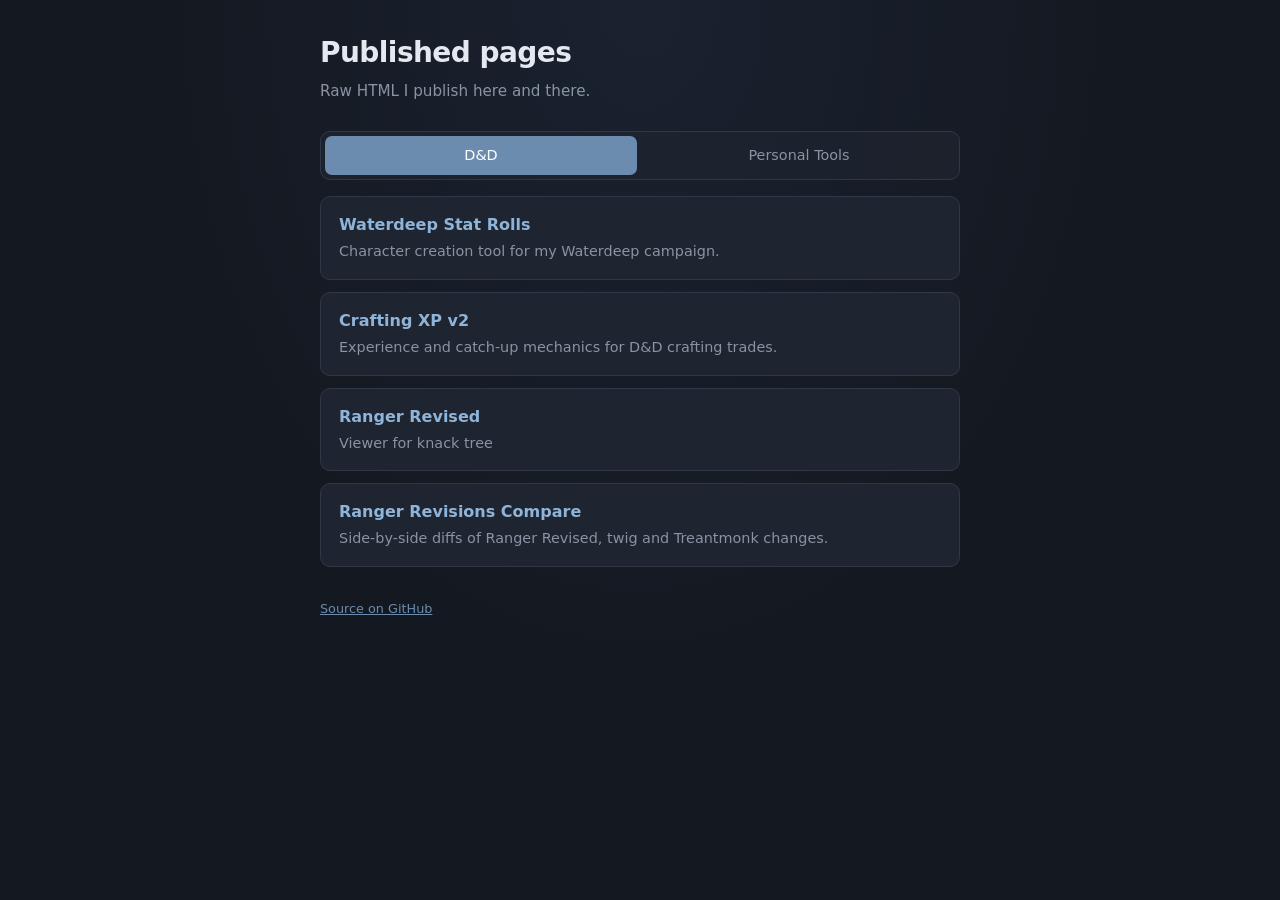
<file: index.html>
<!DOCTYPE html>
<html lang="en">
<head>
<meta charset="UTF-8">
<meta name="viewport" content="width=device-width, initial-scale=1">
<title>zhangi-html</title>
<style>
  :root {
    --bg: #141820;
    --panel: #1e2430;
    --accent: #6b8cae;
    --accent-bright: #8fb4d9;
    --text: #e4e8ef;
    --dim: #8a93a3;
    --border: #2f3848;
  }
  * { box-sizing: border-box; }
  body {
    margin: 0;
    min-height: 100vh;
    background: radial-gradient(ellipse at top, #1a2230 0%, var(--bg) 55%);
    color: var(--text);
    font-family: system-ui, -apple-system, "Segoe UI", sans-serif;
    line-height: 1.5;
    padding: 32px 20px 48px;
  }
  main {
    max-width: 640px;
    margin: 0 auto;
  }
  h1 {
    margin: 0 0 6px;
    font-size: 1.75rem;
    font-weight: 650;
    letter-spacing: -0.02em;
  }
  .intro {
    margin: 0 0 28px;
    color: var(--dim);
    font-size: 0.95rem;
  }
  .purpose-tabs {
    display: flex;
    gap: 6px;
    margin: 0 0 16px;
    padding: 4px;
    background: rgba(30, 36, 48, 0.7);
    border: 1px solid var(--border);
    border-radius: 10px;
  }
  .purpose-tab {
    flex: 1;
    padding: 9px 12px;
    border: 0;
    border-radius: 7px;
    background: transparent;
    color: var(--dim);
    font: inherit;
    font-size: 0.9rem;
    cursor: pointer;
  }
  .purpose-tab:hover,
  .purpose-tab.active {
    background: var(--accent);
    color: #fff;
  }
  ul {
    list-style: none;
    margin: 0;
    padding: 0;
    display: grid;
    gap: 12px;
  }
  li a {
    display: block;
    padding: 16px 18px;
    background: var(--panel);
    border: 1px solid var(--border);
    border-radius: 10px;
    color: inherit;
    text-decoration: none;
    transition: border-color 0.15s, transform 0.15s;
  }
  li a:hover {
    border-color: var(--accent);
    transform: translateY(-1px);
  }
  .page-title {
    display: block;
    font-weight: 600;
    color: var(--accent-bright);
    margin-bottom: 4px;
  }
  .page-desc {
    display: block;
    font-size: 0.9rem;
    color: var(--dim);
  }
  footer {
    margin-top: 32px;
    font-size: 0.8rem;
    color: var(--dim);
  }
  footer a {
    color: var(--accent);
  }
</style>
</head>
<body>
<main>
  <h1>Published pages</h1>
  <p class="intro">Raw HTML I publish here and there.</p>
  <nav class="purpose-tabs" aria-label="Tools by purpose">
    <button class="purpose-tab active" type="button" data-purpose="dnd" aria-pressed="true">D&amp;D</button>
    <button class="purpose-tab" type="button" data-purpose="personal" aria-pressed="false">Personal Tools</button>
  </nav>
  <ul id="pages"></ul>
  <footer>
    <a href="https://github.com/zhangi-html/zhangi-html.github.io">Source on GitHub</a>
  </footer>
</main>
<script>
  const pages = [
    {
      href: 'dnd-stat-roller.html',
      title: 'Waterdeep Stat Rolls',
      description: 'Character creation tool for my Waterdeep campaign.',
      purpose: 'dnd'
    },
    {
      href: 'crafting-v2.html',
      title: 'Crafting XP v2',
      description: 'Experience and catch-up mechanics for D&D crafting trades.',
      purpose: 'dnd'
    },
    {
      href: 'ranger-revised/knack-tree.html',
      title: 'Ranger Revised',
      description: 'Viewer for knack tree',
      purpose: 'dnd'
    },
    {
      href: 'ranger-revised/compare.html',
      title: 'Ranger Revisions Compare',
      description: 'Side-by-side diffs of Ranger Revised, twig and Treantmonk changes.',
      purpose: 'dnd'
    },
    {
      href: 'floorplan/index.html',
      title: 'Interior Planning Tool',
      description: 'Build a measured room layout, place furniture, and model clearances.',
      purpose: 'personal'
    }
  ];

  const list = document.getElementById('pages');
  const renderPages = purpose => {
    list.replaceChildren();
    for (const page of pages.filter(item => item.purpose === purpose)) {
      const li = document.createElement('li');
      const a = document.createElement('a');
      const title = document.createElement('span');
      const description = document.createElement('span');
      a.href = page.href;
      title.className = 'page-title';
      title.textContent = page.title;
      description.className = 'page-desc';
      description.textContent = page.description;
      a.append(title, description);
      li.appendChild(a);
      list.appendChild(li);
    }
  };

  document.querySelectorAll('.purpose-tab').forEach(tab => {
    tab.addEventListener('click', () => {
      document.querySelectorAll('.purpose-tab').forEach(item => {
        const active = item === tab;
        item.classList.toggle('active', active);
        item.setAttribute('aria-pressed', active ? 'true' : 'false');
      });
      renderPages(tab.dataset.purpose);
    });
  });

  renderPages('dnd');
</script>
</body>
</html>
</file>
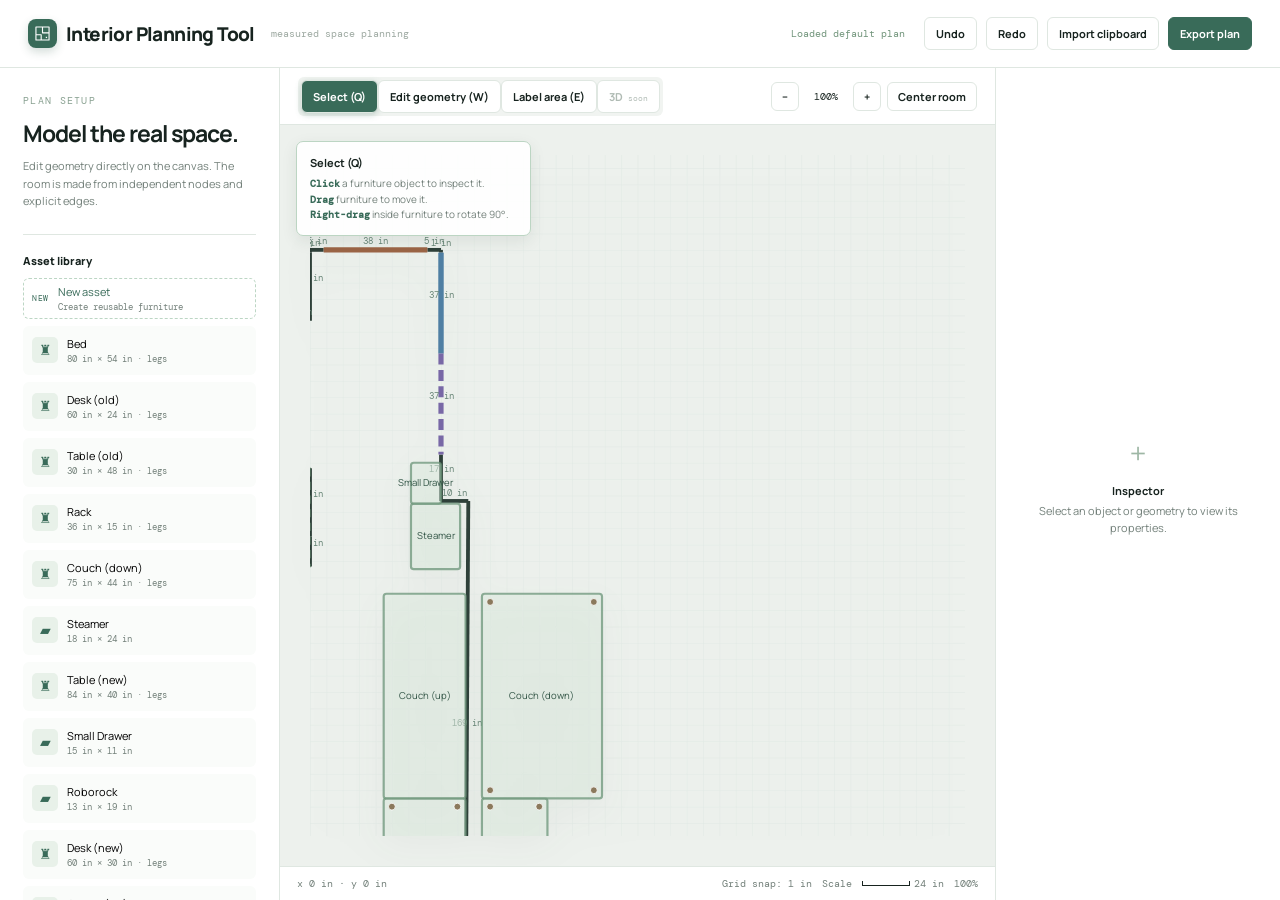
<file: floorplan/index.html>
<!doctype html><html lang="en"><head><meta charset="UTF-8"><meta name="viewport" content="width=device-width,initial-scale=1"><title>Interior Planning Tool</title><link rel="stylesheet" href="styles.css"></head><body>
<header class="topbar"><div class="brand"><span class="mark" aria-hidden="true"><svg viewBox="0 0 32 32" role="presentation"><path d="M6 6h20v20H6zM16 6v9h10M6 18h8v8"/><path d="M21 21h2v2h-2z"/></svg></span><span>Interior Planning Tool</span><small>measured space planning</small></div><div class="top-actions"><span id="saveState">● Local draft</span><button id="undoBtn">Undo</button><button id="redoBtn">Redo</button><button id="importClipboardBtn" type="button">Import clipboard</button><button id="exportBtn" class="primary">Export plan</button></div></header>
<main class="shell"><aside class="left-panel"><div class="eyebrow">Plan setup</div><h1>Model the real space.</h1><p class="lede">Edit geometry directly on the canvas. The room is made from independent nodes and explicit edges.</p><div class="section-title">Geometry mode</div><div class="gesture-card"><div class="gesture"><b>Double-click</b><span>Blank space → add node</span></div><div class="gesture"><b>Left-drag</b><span>Node → move it</span></div><div class="gesture"><b>Right-drag</b><span>Node → draw an edge</span></div></div><label class="check"><input id="orthogonal" type="checkbox" checked> Prefer horizontal / vertical edges</label><label class="check"><input id="gridSnap" type="checkbox" checked> Snap to 1 in</label><div class="hint" id="drawStatus">Enter Edit geometry mode to edit the room directly.</div><div class="section-title with-action"><span>Objects</span><button id="newAsset">+ New asset</button></div><div class="tabs"><button class="tab active" data-tab="assets">Asset library</button><button class="tab" data-tab="builtins">Built-ins</button></div><div id="library"></div><div class="asset-note">Coordinates are inches from the canvas origin. Nodes always land on integer coordinates when snapping is on.</div></aside>
<section class="stage-area"><div class="toolbar"><div class="mode-buttons"><button class="mode active" data-mode="select">Select</button><button class="mode" data-mode="geometry">Edit geometry</button><button class="mode" data-mode="measure">Measure</button><button class="mode disabled" disabled title="3D view is not implemented in this prototype">3D <small>soon</small></button></div><div class="view-actions"><button id="zoomOut">−</button><span id="zoomValue">100%</span><button id="zoomIn">+</button><button id="fitView">Center room</button></div></div><div id="stage" class="stage"><svg id="plan" viewBox="0 0 240 180" preserveAspectRatio="xMidYMid meet"><defs><pattern id="grid" width="6" height="6" patternUnits="userSpaceOnUse"><path d="M 6 0 L 0 0 0 6" fill="none" stroke="#dce6df" stroke-width=".28"/></pattern><filter id="shadow"><feDropShadow dx="0" dy="3" stdDeviation="3" flood-opacity=".12"/></filter></defs><rect id="stageGrid" x="-100000" y="-100000" width="200000" height="200000" fill="url(#grid)"/><g id="roomLayer"></g><g id="measureLayer"></g><g id="objectLayer"></g><g id="clearanceLayer"></g><g id="uiLayer"></g></svg><div id="emptyOverlay" class="empty-overlay">Enter Edit geometry, then double-click to add a node</div></div><div class="statusbar"><span id="cursorReadout">x 0 in · y 0 in</span><span class="scale-wrap"><span id="snapReadout">Grid snap: 1 in</span><span>Scale</span><span id="scaleBar" class="scale-bar"><i></i><b>24 in</b></span><span id="zoomLabel">100%</span></span></div></section>
<aside id="inspector" class="right-panel"><div class="placeholder"><span class="placeholder-icon">＋</span><strong>Select geometry</strong><span>Edit coordinates, dimensions, and collision behavior here.</span></div></aside></main>
<dialog id="assetDialog"><form method="dialog"><div class="dialog-head"><div><div class="eyebrow">Asset library</div><h2>Create an asset</h2></div><button value="cancel" class="close">×</button></div><label>Name<input id="assetName" value="Custom furniture"></label><div class="form-row"><label>Width (in)<input id="assetW" type="number" value="36"></label><label>Depth (in)<input id="assetD" type="number" value="36"></label></div><label class="check"><input id="assetLegs" type="checkbox" checked> Has visible legs / supports</label><menu><button value="cancel">Cancel</button><button id="saveAsset" value="default" class="primary">Create asset</button></menu></form></dialog><script src="bootstrap.js"></script><script src="app.js"></script><link rel="stylesheet" href="enhancements.css"><script src="enhancements.js"></script><link rel="stylesheet" href="layout.css"><script src="layout.js"></script><script src="stable.js"></script><link rel="stylesheet" href="clearance.css"><script src="clearance.js"></script><script src="persistence.js"></script></body></html>
</file>
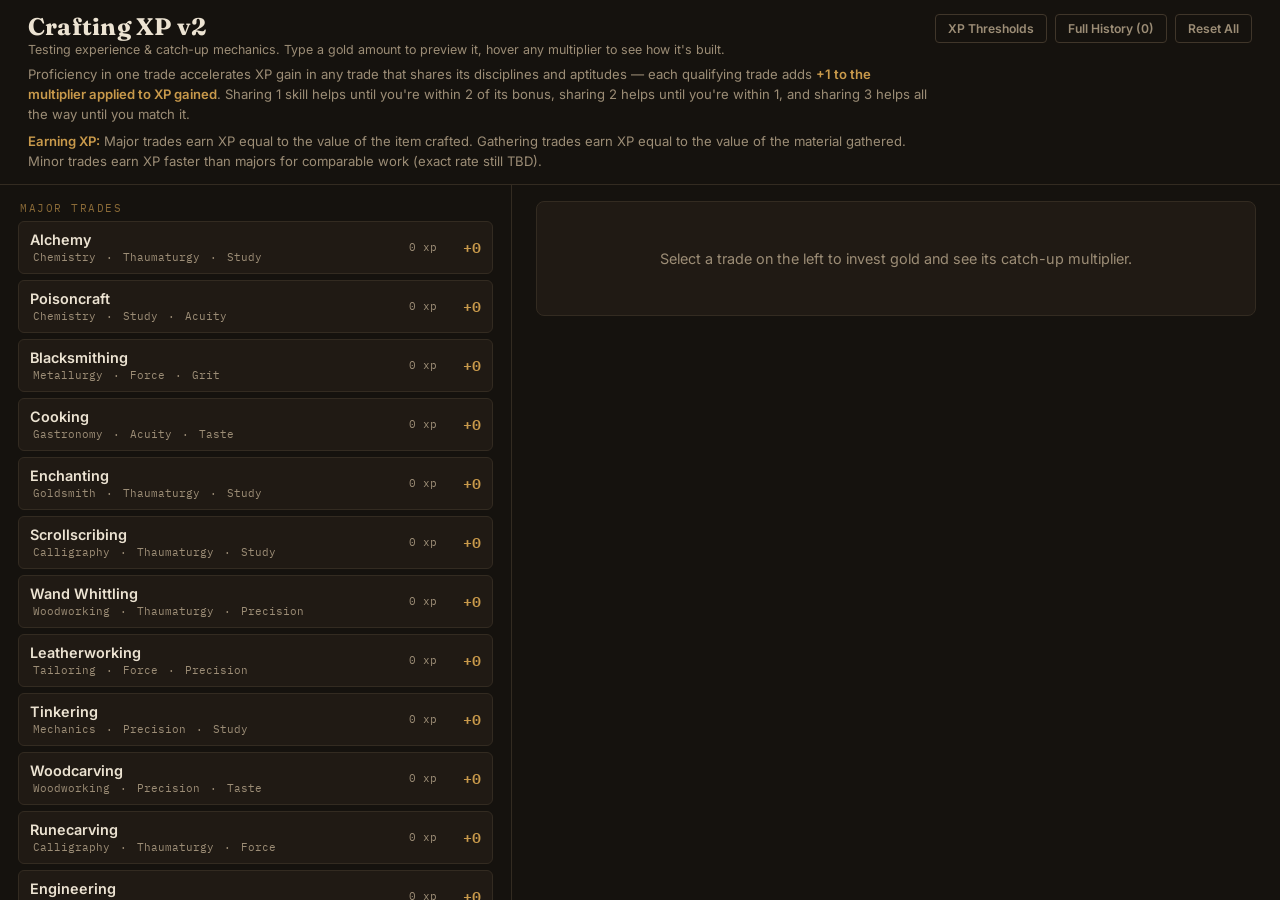
<file: crafting-v2.html>
<!DOCTYPE html>
<html lang="en">
<head>
<meta charset="UTF-8">
<meta name="viewport" content="width=device-width, initial-scale=1.0">
<title>Crafting XP v2</title>
<link rel="preconnect" href="https://fonts.googleapis.com">
<link href="https://fonts.googleapis.com/css2?family=Fraunces:opsz,wght@9..144,400;9..144,600;9..144,700&family=IBM+Plex+Mono:wght@400;500;600&family=Inter:wght@400;500;600&display=swap" rel="stylesheet">
<style>
  :root{
    --bg: #15120e;
    --panel: #201a14;
    --panel2: #29221a;
    --line: #40362a;
    --line-soft: #332b21;
    --ink: #ece3d2;
    --dim: #9c8d76;
    --brass: #c99a4b;
    --brass-dim: #8a6a37;
    --verdigris: #74a394;
    --mono: 'IBM Plex Mono', monospace;
    --display: 'Fraunces', serif;
    --body: 'Inter', sans-serif;
  }
  *{box-sizing:border-box;}
  html, body{ height:100%; margin:0; }
  body{
    display:flex; flex-direction:column; background:var(--bg); color:var(--ink);
    font-family:var(--body); -webkit-font-smoothing:antialiased; overflow:hidden;
  }

  /* ---- top bar ---- */
  header.top-bar{
    flex:0 0 auto; padding:14px 28px 12px; border-bottom:1px solid var(--line-soft); background:var(--bg); z-index:50;
  }
  .top-bar-row{ display:flex; justify-content:space-between; align-items:flex-start; gap:16px; flex-wrap:wrap; }
  h1{ font-family:var(--display); font-weight:700; font-size:1.5rem; letter-spacing:0.01em; margin:0; line-height:1.1; }
  .tagline{ color:var(--dim); font-size:0.78rem; margin:2px 0 0; }
  .top-bar-actions{ display:flex; gap:8px; flex-wrap:wrap; }
  .top-bar-actions button{ font-size:0.76rem; padding:6px 12px; white-space:nowrap; }
  .info-text{
    font-family:var(--body); font-size:0.82rem; color:var(--dim); line-height:1.5;
    max-width:900px; margin:8px 0 0;
  }
  .info-text b{ color:var(--brass); font-weight:600; }

  /* ---- main split ---- */
  main.layout{ flex:1 1 auto; display:grid; grid-template-columns: 2fr 3fr; overflow:hidden; min-height:0; }
  .branch-col{ overflow-y:auto; padding:16px 18px 60px; border-right:1px solid var(--line-soft); min-height:0; }
  .detail-col{ overflow-y:auto; padding:16px 24px 60px; min-height:0; }

  .cat-label{
    font-family:var(--mono); font-size:0.68rem; letter-spacing:0.14em; text-transform:uppercase;
    color:var(--brass-dim); margin: 16px 0 6px; padding-left:2px;
  }
  .cat-label:first-child{ margin-top:0; }

  .branch-row{
    display:grid; grid-template-columns: 1fr auto auto; gap:10px; align-items:center;
    background:var(--panel); border:1px solid var(--line-soft); border-radius:6px;
    padding:9px 11px; margin-bottom:6px; cursor:pointer; transition:border-color .12s, background .12s;
  }
  .branch-row:hover{ border-color:var(--brass-dim); }
  .branch-row.selected{ border-color:var(--brass); background:var(--panel2); }
  .branch-row.dimmed{ opacity:0.32; }
  .branch-row.dimmed:hover{ opacity:0.55; }
  .branch-name{ font-weight:600; font-size:0.9rem; }
  .branch-comps{ font-family:var(--mono); font-size:0.68rem; color:var(--dim); margin-top:2px; }
  .comp-tag{ cursor:pointer; padding:1px 3px; border-radius:3px; transition:background .12s, color .12s; }
  .comp-tag:hover{ background:var(--brass-dim); color:var(--bg); }
  .comp-tag.pinned{ background:var(--brass); color:#1a1509; font-weight:600; }
  .comp-sep{ color:var(--dim); }
  .branch-level{ font-family:var(--mono); font-weight:600; font-size:0.95rem; color:var(--brass); text-align:right; min-width:34px; }
  .branch-xp{ font-family:var(--mono); font-size:0.66rem; color:var(--dim); text-align:right; min-width:74px; }

  .panel{ background:var(--panel); border:1px solid var(--line-soft); border-radius:8px; padding:18px 20px; }
  .panel h2{ font-family:var(--display); font-size:1.25rem; margin:0 0 2px; font-weight:600; }
  .panel .sub{ color:var(--dim); font-size:0.78rem; font-family:var(--mono); margin-bottom:14px; }
  .empty-state{ color:var(--dim); font-size:0.9rem; padding:30px 0; text-align:center; }

  .stat-row{ display:flex; justify-content:space-between; align-items:baseline; margin-bottom:6px; }
  .stat-row .k{ color:var(--dim); font-size:0.8rem; }
  .stat-row .v{ font-family:var(--mono); font-size:0.9rem; color:var(--ink); }
  .stat-row .v.brass{ color:var(--brass); font-weight:600; }

  .bar-track{ height:6px; background:var(--line-soft); border-radius:3px; overflow:hidden; margin:8px 0 12px; }
  .bar-fill{ height:100%; background:var(--brass); border-radius:3px; transition:width .2s; }

  .ledger-title{
    font-family:var(--mono); font-size:0.7rem; letter-spacing:0.1em; text-transform:uppercase;
    color:var(--brass-dim); margin:16px 0 8px; border-top:1px solid var(--line-soft); padding-top:12px;
  }
  .invest-form{ display:flex; gap:8px; margin-top:6px; }
  .invest-form input{
    flex:1; background:var(--bg); border:1px solid var(--line); border-radius:4px;
    color:var(--ink); font-family:var(--mono); font-size:0.9rem; padding:8px 10px;
  }
  .invest-form input:focus{ outline:none; border-color:var(--brass); }
  button{
    font-family:var(--body); font-weight:600; font-size:0.85rem; border:none; border-radius:4px;
    padding:8px 16px; cursor:pointer; transition:opacity .12s;
  }
  button:hover{ opacity:0.85; }
  .btn-brass{ background:var(--brass); color:#1a1509; }
  .btn-ghost{ background:transparent; color:var(--dim); border:1px solid var(--line); }
  .row-buttons{ display:flex; gap:8px; margin-top:8px; }

  .log{ max-height:360px; overflow-y:auto; margin-top:8px; }

  /* steps table */
  .steps-table{ width:100%; border-collapse:collapse; font-family:var(--mono); font-size:0.76rem; table-layout:fixed; }
  .steps-table th{
    text-align:left; color:var(--brass-dim); font-size:0.63rem; text-transform:uppercase;
    letter-spacing:0.08em; padding:4px 8px; border-bottom:1px solid var(--line); position:sticky; top:0; background:var(--panel2);
  }
  .steps-table th:first-child, .steps-table td:first-child{ padding-left:2px; }
  .steps-table td{ padding:6px 8px; border-bottom:1px solid var(--line-soft); vertical-align:top; }
  .steps-table td.gold{ color:var(--brass); white-space:nowrap; }
  .steps-table tr.preview-row{ background: rgba(201,154,75,0.08); border-left:2px solid var(--brass-dim); }
  .steps-table tr.preview-row td{ font-style:italic; }
  .steps-table .frac{ color:var(--dim); font-size:0.68rem; font-style:normal; }
  .steps-table .branch-col{ color:var(--ink); font-weight:600; }
  .log-empty-row td{ color:var(--dim); font-size:0.8rem; font-style:italic; padding:14px 8px; text-align:center; }

  /* multiplier hover trigger */
  .mult-wrap{ position:relative; display:inline-block; cursor:help; border-bottom:1px dotted var(--brass-dim); }
  .mult-badge{ color:var(--verdigris); font-weight:600; }

  #globalTooltip{
    display:none; position:fixed; z-index:3000; width:320px;
    background:var(--panel2); border:1px solid var(--line); border-radius:6px; padding:12px 14px;
    box-shadow:0 10px 28px rgba(0,0,0,0.6); font-family:var(--mono);
  }
  .tt-header{ font-family:var(--display); font-size:0.95rem; color:var(--brass); margin-bottom:6px; font-weight:600; }
  .tt-sister{ padding:5px 0; border-bottom:1px dashed var(--line-soft); }
  .tt-sister:last-of-type{ border-bottom:none; }
  .tt-sister.inactive{ opacity:0.55; }
  .tt-sister-line{ display:grid; grid-template-columns: 1fr 42px 26px; column-gap:10px; align-items:baseline; font-size:0.78rem; }
  .tt-cap{ text-align:right; color:var(--dim); }
  .tt-val{ text-align:right; color:var(--brass); font-weight:600; }
  .tt-sister.inactive .tt-val{ color:var(--dim); font-weight:400; }
  .tt-shared{ padding-left:10px; font-size:0.7rem; color:var(--dim); margin-top:2px; }
  .tt-total{ margin-top:6px; padding-top:8px; border-top:1px solid var(--line-soft); font-size:0.82rem; color:var(--brass); font-weight:600; }

  /* ---- modals ---- */
  .modal-overlay{
    display:none; position:fixed; inset:0; background:rgba(0,0,0,0.6); z-index:4000;
    align-items:center; justify-content:center; padding:24px;
  }
  .modal-overlay.open{ display:flex; }
  .modal-box{
    background:var(--panel2); border:1px solid var(--line); border-radius:8px; padding:22px 26px;
    max-width:560px; width:100%; max-height:82vh; overflow-y:auto; position:relative;
  }
  .modal-box.wide{ max-width:800px; }
  .modal-box h2{ font-family:var(--display); font-size:1.15rem; margin:0 0 14px; }
  .modal-close{
    position:absolute; top:14px; right:14px; background:transparent; border:none; color:var(--dim);
    font-size:1.2rem; padding:2px 8px; line-height:1;
  }
  .modal-close:hover{ color:var(--ink); }
  .modal-desc{ color:var(--dim); font-size:0.8rem; margin:0 0 14px; }
  .ref-table-2col{ width:100%; border-collapse:collapse; font-family:var(--mono); font-size:0.82rem; }
  .ref-table-2col th{
    text-align:left; color:var(--brass-dim); font-size:0.66rem; text-transform:uppercase;
    letter-spacing:0.08em; padding:4px 8px; border-bottom:1px solid var(--line);
  }
  .ref-table-2col th:last-child{ text-align:right; }
  .ref-table-2col td{ padding:5px 8px; border-bottom:1px solid var(--line-soft); }
  .ref-table-2col td:first-child{ color:var(--dim); }
  .ref-table-2col td:last-child{ color:var(--ink); text-align:right; }
  .global-list{ background:var(--panel); border:1px solid var(--line-soft); border-radius:6px; padding:2px 14px; }
</style>
</head>
<body>

<header class="top-bar">
  <div class="top-bar-row">
    <div>
      <h1>Crafting XP v2</h1>
      <p class="tagline">Testing experience &amp; catch-up mechanics. Type a gold amount to preview it, hover any multiplier to see how it's built.</p>
    </div>
    <div class="top-bar-actions">
      <button class="btn-ghost" id="openThresholds">XP Thresholds</button>
      <button class="btn-ghost" id="openHistory">Full History (<span id="globalCountBtn">0</span>)</button>
      <button class="btn-ghost" id="resetAll">Reset All</button>
    </div>
  </div>
  <p class="info-text">
    Proficiency in one trade accelerates XP gain in any trade that shares its disciplines and aptitudes — each qualifying trade adds <b>+1 to the multiplier applied to XP gained</b>. Sharing 1 skill helps until you're within 2 of its bonus, sharing 2 helps until you're within 1, and sharing 3 helps all the way until you match it.
  </p>
  <p class="info-text">
    <b>Earning XP:</b> Major trades earn XP equal to the value of the item crafted. Gathering trades earn XP equal to the value of the material gathered. Minor trades earn XP faster than majors for comparable work (exact rate still TBD).
  </p>
</header>

<main class="layout">
  <section class="branch-col">
    <div id="branchList"></div>
  </section>
  <section class="detail-col">
    <div class="panel" id="detailPanel">
      <div class="empty-state">Select a trade on the left to invest gold and see its catch-up multiplier.</div>
    </div>
  </section>
</main>

<div class="modal-overlay" id="thresholdModal">
  <div class="modal-box">
    <button class="modal-close" id="closeThresholds">&times;</button>
    <h2>XP Thresholds</h2>
    <p class="modal-desc">Cumulative XP needed to reach each bonus.</p>
    <table class="ref-table-2col">
      <thead><tr><th>Bonus</th><th>XP</th></tr></thead>
      <tbody id="refGrid"></tbody>
    </table>
  </div>
</div>

<div class="modal-overlay" id="historyModal">
  <div class="modal-box wide">
    <button class="modal-close" id="closeHistory">&times;</button>
    <h2>Full investment history — all trades</h2>
    <div class="global-list" id="globalHistList"></div>
  </div>
</div>

<div id="globalTooltip"></div>

<script>
const BRANCHES = [
  {key:'alchemy', name:'Alchemy', cat:'Major', comps:['Chemistry','Thaumaturgy','Study']},
  {key:'poisoncraft', name:'Poisoncraft', cat:'Major', comps:['Chemistry','Study','Acuity']},
  {key:'blacksmithing', name:'Blacksmithing', cat:'Major', comps:['Metallurgy','Force','Grit']},
  {key:'cooking', name:'Cooking', cat:'Major', comps:['Gastronomy','Acuity','Taste']},
  {key:'enchanting', name:'Enchanting', cat:'Major', comps:['Goldsmith','Thaumaturgy','Study']},
  {key:'scrollscribing', name:'Scrollscribing', cat:'Major', comps:['Calligraphy','Thaumaturgy','Study']},
  {key:'wandwhittling', name:'Wand Whittling', cat:'Major', comps:['Woodworking','Thaumaturgy','Precision']},
  {key:'leatherworking', name:'Leatherworking', cat:'Major', comps:['Tailoring','Force','Precision']},
  {key:'tinkering', name:'Tinkering', cat:'Major', comps:['Mechanics','Precision','Study']},
  {key:'woodcarving', name:'Woodcarving', cat:'Major', comps:['Woodworking','Precision','Taste']},
  {key:'runecarving', name:'Runecarving', cat:'Major', comps:['Calligraphy','Thaumaturgy','Force']},
  {key:'engineeringbranch', name:'Engineering', cat:'Major', comps:['Engineering','Force','Study']},
  {key:'weaving', name:'Weaving', cat:'Minor', comps:['Tailoring','Grit','Taste']},
  {key:'cobbling', name:'Cobbling', cat:'Minor', comps:['Tailoring','Force','Precision']},
  {key:'masonry', name:'Masonry', cat:'Minor', comps:['Engineering','Force','Grit']},
  {key:'glassblowing', name:'Glassblowing', cat:'Minor', comps:['Chemistry','Force','Grit']},
  {key:'painting', name:'Painting', cat:'Minor', comps:['Calligraphy','Acuity','Taste']},
  {key:'brewing', name:'Brewing', cat:'Minor', comps:['Gastronomy','Chemistry','Taste']},
  {key:'jewelcrafting', name:'Jewelcrafting', cat:'Minor', comps:['Goldsmith','Precision','Taste']},
  {key:'carpentry', name:'Carpentry', cat:'Minor', comps:['Woodworking','Engineering','Force']},
  {key:'foraging', name:'Foraging', cat:'Gathering', comps:['Chemistry','Grit','Study']},
  {key:'processing', name:'Processing', cat:'Gathering', comps:['Tailoring','Force','Acuity']},
  {key:'mining', name:'Mining', cat:'Gathering', comps:['Metallurgy','Force','Grit']},
  {key:'salvaging', name:'Salvaging', cat:'Gathering', comps:['Mechanics','Study','Acuity']},
  {key:'woodcutting', name:'Woodcutting', cat:'Gathering', comps:['Woodworking','Force','Grit']},
];
const CATS = ['Major','Minor','Gathering'];
const byKey = Object.fromEntries(BRANCHES.map(b=>[b.key,b]));

let xp = Object.fromEntries(BRANCHES.map(b=>[b.key,0]));
let selected = null;
let history = [];
let stepCounter = 0;
let tooltipData = {};
let tooltipIdCounter = 0;
let pinnedComp = null;

function xpReq(level){ return level<=0 ? 0 : 10*Math.pow(2, level-1); }
function levelFromXp(x){ let l=0; while(xpReq(l+1)<=x) l++; return l; }
function overlapComps(a,b){ return a.comps.filter(c=>b.comps.includes(c)); }

function computeMultiplierBreakdown(key, xpState){
  xpState = xpState || xp;
  const b = byKey[key];
  const curLevel = levelFromXp(xpState[key]);
  const rows = [];
  let total = 1;
  BRANCHES.forEach(s=>{
    if(s.key===key || xpState[s.key]<=0) return;
    const shared = overlapComps(b,s);
    if(shared.length===0) return;
    const sLevel = levelFromXp(xpState[s.key]);
    const diff = Math.max(0, sLevel - curLevel);
    const threshold = 3 - shared.length;
    const qualifies = diff > threshold;
    const contrib = qualifies ? 1 : 0;
    rows.push({key:s.key, name:s.name, shared, sLevel, diff, threshold, contrib});
    total += contrib;
  });
  rows.sort((a,b)=>b.contrib-a.contrib || b.diff-a.diff);
  return {rows, total, curLevel};
}

// Core simulation: mutates xpState in place, returns the list of step records.
function simulateInvest(key, gold, xpState){
  let remaining = gold;
  const steps = [];
  let guard = 0;
  while(remaining > 0 && guard < 500){
    guard++;
    const levelBefore = levelFromXp(xpState[key]);
    const xpBefore = xpState[key];
    const {rows, total: mult} = computeMultiplierBreakdown(key, xpState);
    const nextThreshold = xpReq(levelBefore+1);
    const gapRaw = nextThreshold - xpBefore;
    const goldNeeded = Math.ceil(gapRaw / mult);
    let record;
    if(goldNeeded > 0 && remaining >= goldNeeded){
      xpState[key] += goldNeeded * mult;
      remaining -= goldNeeded;
      record = {type:'invest', branchKey:key, gold:goldNeeded, multiplier:mult, breakdown:rows,
        levelBefore, xpBefore, levelAfter: levelFromXp(xpState[key]), xpAfter: xpState[key], partial:false};
    } else {
      xpState[key] += remaining * mult;
      record = {type:'invest', branchKey:key, gold:remaining, multiplier:mult, breakdown:rows,
        levelBefore, xpBefore, levelAfter: levelFromXp(xpState[key]), xpAfter: xpState[key], partial:true};
      remaining = 0;
    }
    steps.push(record);
  }
  return steps;
}

function registerTooltip(branchName, levelBefore, rows, mult){
  const id = 'mt' + (++tooltipIdCounter);
  tooltipData[id] = {branchName, levelBefore, rows, mult};
  return id;
}
function renderMultCell(branchName, levelBefore, rows, mult){
  const id = registerTooltip(branchName, levelBefore, rows, mult);
  return `<span class="mult-wrap" data-tt="${id}"><span class="mult-badge">×${mult}</span></span>`;
}

function buildTooltipHtml(data){
  const {branchName, levelBefore, rows, mult} = data;
  let body = '';
  rows.forEach(r=>{
    const active = r.contrib>0;
    const cap = r.sLevel - r.threshold;
    body += `<div class="tt-sister ${active?'':'inactive'}">
      <div class="tt-sister-line">
        <span>${r.name} +${r.sLevel}</span>
        <span class="tt-cap">to +${cap}</span>
        <span class="tt-val">${active ? '+1' : '+0'}</span>
      </div>
      <div class="tt-shared">${r.shared.join(', ')}</div>
    </div>`;
  });
  return `<div class="tt-header">${branchName} +${levelBefore}</div>
    ${body}
    <div class="tt-sister-line tt-total"><span style="grid-column:1/3">=</span><span class="tt-val">×${mult}</span></div>`;
}

function showTooltip(target){
  const id = target.dataset.tt;
  const data = tooltipData[id];
  if(!data) return;
  const tt = document.getElementById('globalTooltip');
  tt.innerHTML = buildTooltipHtml(data);
  tt.style.display = 'block';
  const rect = target.getBoundingClientRect();
  const ttRect = tt.getBoundingClientRect();
  let left = rect.left;
  let top = rect.bottom + 8;
  if(left + ttRect.width > window.innerWidth - 16) left = window.innerWidth - ttRect.width - 16;
  if(top + ttRect.height > window.innerHeight - 16){ top = rect.top - ttRect.height - 8; }
  if(top < 8) top = 8;
  tt.style.left = left + 'px';
  tt.style.top = top + 'px';
}
function hideTooltip(){ document.getElementById('globalTooltip').style.display='none'; }

document.body.addEventListener('mouseover', e=>{
  const wrap = e.target.closest('.mult-wrap');
  if(wrap) showTooltip(wrap);
});
document.body.addEventListener('mouseout', e=>{
  const wrap = e.target.closest('.mult-wrap');
  if(wrap && !(e.relatedTarget && wrap.contains(e.relatedTarget))) hideTooltip();
});

function renderStepsRows(steps, opts){
  opts = opts || {};
  return steps.map(s=>{
    const branchName = byKey[s.branchKey].name;
    if(s.type==='manual'){
      const lvlB = levelFromXp(s.fromXp), lvlA = levelFromXp(s.toXp);
      return `<tr>
        ${opts.showBranch?`<td class="branch-col">${branchName}</td>`:''}
        <td class="gold">manual</td>
        <td>—</td>
        <td>+${lvlB} <span class="frac">(${s.fromXp.toLocaleString()})</span></td>
        <td>+${lvlA} <span class="frac">(${s.toXp.toLocaleString()})</span></td>
      </tr>`;
    }
    return `<tr class="${opts.isPreview?'preview-row':''}">
      ${opts.showBranch?`<td class="branch-col">${branchName}</td>`:''}
      <td class="gold">${s.gold.toLocaleString()}</td>
      <td>${renderMultCell(branchName, s.levelBefore, s.breakdown, s.multiplier)}</td>
      <td>+${s.levelBefore} <span class="frac">(${s.xpBefore.toLocaleString()}/${xpReq(s.levelBefore+1).toLocaleString()})</span></td>
      <td>+${s.levelAfter} <span class="frac">(${s.xpAfter.toLocaleString()}/${xpReq(s.levelAfter+1).toLocaleString()})</span></td>
    </tr>`;
  }).join('');
}

function stepsTableShell(bodyHtml, showBranch, emptyText){
  const branchTh = showBranch ? '<th>Trade</th>' : '';
  const cols = showBranch ? 5 : 4;
  const body = bodyHtml || `<tr class="log-empty-row"><td colspan="${cols}">${emptyText}</td></tr>`;
  return `<table class="steps-table"><thead><tr>${branchTh}<th>Gold</th><th>×</th><th>Before</th><th>After</th></tr></thead><tbody>${body}</tbody></table>`;
}

function applyCompHighlight(comp){
  document.querySelectorAll('#branchList .branch-row').forEach(row=>{
    const comps = row.dataset.comps ? row.dataset.comps.split('|') : [];
    row.classList.toggle('dimmed', !!comp && !comps.includes(comp));
  });
}

function render(){
  const list = document.getElementById('branchList');
  list.innerHTML = '';
  CATS.forEach(cat=>{
    const label = document.createElement('div');
    label.className='cat-label';
    label.textContent = cat + ' Trades';
    list.appendChild(label);
    BRANCHES.filter(b=>b.cat===cat).forEach(b=>{
      const lvl = levelFromXp(xp[b.key]);
      const row = document.createElement('div');
      row.className = 'branch-row' + (selected===b.key ? ' selected':'');
      row.dataset.comps = b.comps.join('|');
      const compsHtml = b.comps.map(c=>
        `<span class="comp-tag${c===pinnedComp?' pinned':''}" data-comp="${c}">${c}</span>`
      ).join('<span class="comp-sep"> · </span>');
      row.innerHTML = `
        <div>
          <div class="branch-name">${b.name}</div>
          <div class="branch-comps">${compsHtml}</div>
        </div>
        <div class="branch-xp">${xp[b.key].toLocaleString()} xp</div>
        <div class="branch-level">+${lvl}</div>
      `;
      row.onclick = (e)=>{ if(e.target.closest('.comp-tag')) return; selected = b.key; render(); };
      list.appendChild(row);
    });
  });
  applyCompHighlight(pinnedComp);

  const panel = document.getElementById('detailPanel');
  if(!selected){
    panel.innerHTML = '<div class="empty-state">Select a trade on the left to invest gold and see its catch-up multiplier.</div>';
  } else {
    const b = byKey[selected];
    const lvl = levelFromXp(xp[selected]);
    const nextThreshold = xpReq(lvl+1);
    const prevThreshold = xpReq(lvl);
    const progress = nextThreshold>prevThreshold ? (xp[selected]-prevThreshold)/(nextThreshold-prevThreshold) : 0;
    const {rows, total} = computeMultiplierBreakdown(selected);
    const branchHist = history.filter(h=>h.branchKey===selected).slice().reverse();
    const committedRowsHtml = renderStepsRows(branchHist, {isPreview:false});

    panel.innerHTML = `
      <h2>${b.name}</h2>
      <div class="sub">${b.comps.join(' · ')} — ${b.cat}</div>

      <div class="stat-row"><span class="k">Current bonus</span><span class="v brass">+${lvl}</span></div>
      <div class="stat-row"><span class="k">Total XP invested</span><span class="v">${xp[selected].toLocaleString()}</span></div>
      <div class="stat-row"><span class="k">Next threshold (+${lvl+1})</span><span class="v">${nextThreshold.toLocaleString()}</span></div>
      <div class="bar-track"><div class="bar-fill" style="width:${Math.min(100,progress*100)}%"></div></div>
      <div class="stat-row"><span class="k">Current multiplier</span><span class="v">${renderMultCell(b.name, lvl, rows, total)}</span></div>

      <div class="ledger-title">Invest gold</div>
      <div class="invest-form">
        <input type="text" inputmode="numeric" id="goldInput" placeholder="gold amount">
        <button class="btn-brass" id="investBtn">Invest</button>
      </div>
      <div class="row-buttons">
        <button class="btn-ghost" id="setXpBtn">Set XP directly…</button>
        <button class="btn-ghost" id="clearBtn">Clear trade</button>
      </div>

      <div class="ledger-title" id="histTitle">Investment history (${branchHist.length} step${branchHist.length===1?'':'s'})</div>
      <div class="log">
        <div id="histTableWrap">${stepsTableShell(committedRowsHtml, false, 'No investments yet.')}</div>
      </div>
    `;

    const goldInput = document.getElementById('goldInput');
    const histTableWrap = document.getElementById('histTableWrap');

    function updatePreview(){
      const val = parseInt(goldInput.value.replace(/[^0-9]/g,''), 10);
      let previewRowsHtml = '';
      if(val > 0){
        const clone = {...xp};
        const steps = simulateInvest(selected, val, clone);
        previewRowsHtml = renderStepsRows(steps.slice().reverse(), {isPreview:true});
      }
      histTableWrap.innerHTML = stepsTableShell(previewRowsHtml + committedRowsHtml, false, 'No investments yet.');
    }
    goldInput.addEventListener('input', updatePreview);

    document.getElementById('investBtn').onclick = ()=>{
      const val = parseInt(goldInput.value.replace(/[^0-9]/g,''), 10);
      if(!isNaN(val) && val>0){
        const steps = simulateInvest(selected, val, xp);
        steps.forEach(s=> history.push({...s, id: ++stepCounter}));
        render();
      }
    };
    goldInput.addEventListener('keydown', e=>{
      if(e.key==='Enter') document.getElementById('investBtn').click();
    });
    document.getElementById('setXpBtn').onclick = ()=>{
      const val = prompt('Set raw XP for '+b.name+' (bypasses multiplier, for scenario setup):', xp[selected]);
      if(val!==null){
        const n = parseInt(val.replace(/[^0-9]/g,''),10);
        if(!isNaN(n)){
          history.push({id: ++stepCounter, type:'manual', branchKey:selected, fromXp:xp[selected], toXp:n});
          xp[selected]=n;
          render();
        }
      }
    };
    document.getElementById('clearBtn').onclick = ()=>{
      xp[selected]=0;
      history = history.filter(h=>h.branchKey!==selected);
      render();
    };
  }

  const chronological = history.slice().reverse();
  document.getElementById('globalHistList').innerHTML = stepsTableShell(renderStepsRows(chronological, {showBranch:true, isPreview:false}), true, 'No investments yet.');
  document.getElementById('globalCountBtn').textContent = history.length;
}

document.getElementById('resetAll').onclick = ()=>{
  BRANCHES.forEach(b=>xp[b.key]=0);
  history = [];
  render();
};

const branchListEl = document.getElementById('branchList');
branchListEl.addEventListener('mouseover', e=>{
  const tag = e.target.closest('.comp-tag');
  if(tag) applyCompHighlight(tag.dataset.comp);
});
branchListEl.addEventListener('mouseout', e=>{
  const tag = e.target.closest('.comp-tag');
  if(tag) applyCompHighlight(pinnedComp);
});
branchListEl.addEventListener('click', e=>{
  const tag = e.target.closest('.comp-tag');
  if(!tag) return;
  const comp = tag.dataset.comp;
  pinnedComp = (pinnedComp===comp) ? null : comp;
  render();
});

// modals
function openModal(id){ document.getElementById(id).classList.add('open'); }
function closeModal(id){ document.getElementById(id).classList.remove('open'); }
document.getElementById('openThresholds').onclick = ()=> openModal('thresholdModal');
document.getElementById('closeThresholds').onclick = ()=> closeModal('thresholdModal');
document.getElementById('openHistory').onclick = ()=> openModal('historyModal');
document.getElementById('closeHistory').onclick = ()=> closeModal('historyModal');
[['thresholdModal'],['historyModal']].forEach(([id])=>{
  document.getElementById(id).addEventListener('click', e=>{
    if(e.target.id===id) closeModal(id);
  });
});
document.addEventListener('keydown', e=>{
  if(e.key==='Escape'){ closeModal('thresholdModal'); closeModal('historyModal'); }
});

const refGrid = document.getElementById('refGrid');
for(let i=1;i<=17;i++){
  const tr = document.createElement('tr');
  tr.innerHTML = `<td>+${i}</td><td>${xpReq(i).toLocaleString()}</td>`;
  refGrid.appendChild(tr);
}

render();
</script>
</body>
</html>
</file>
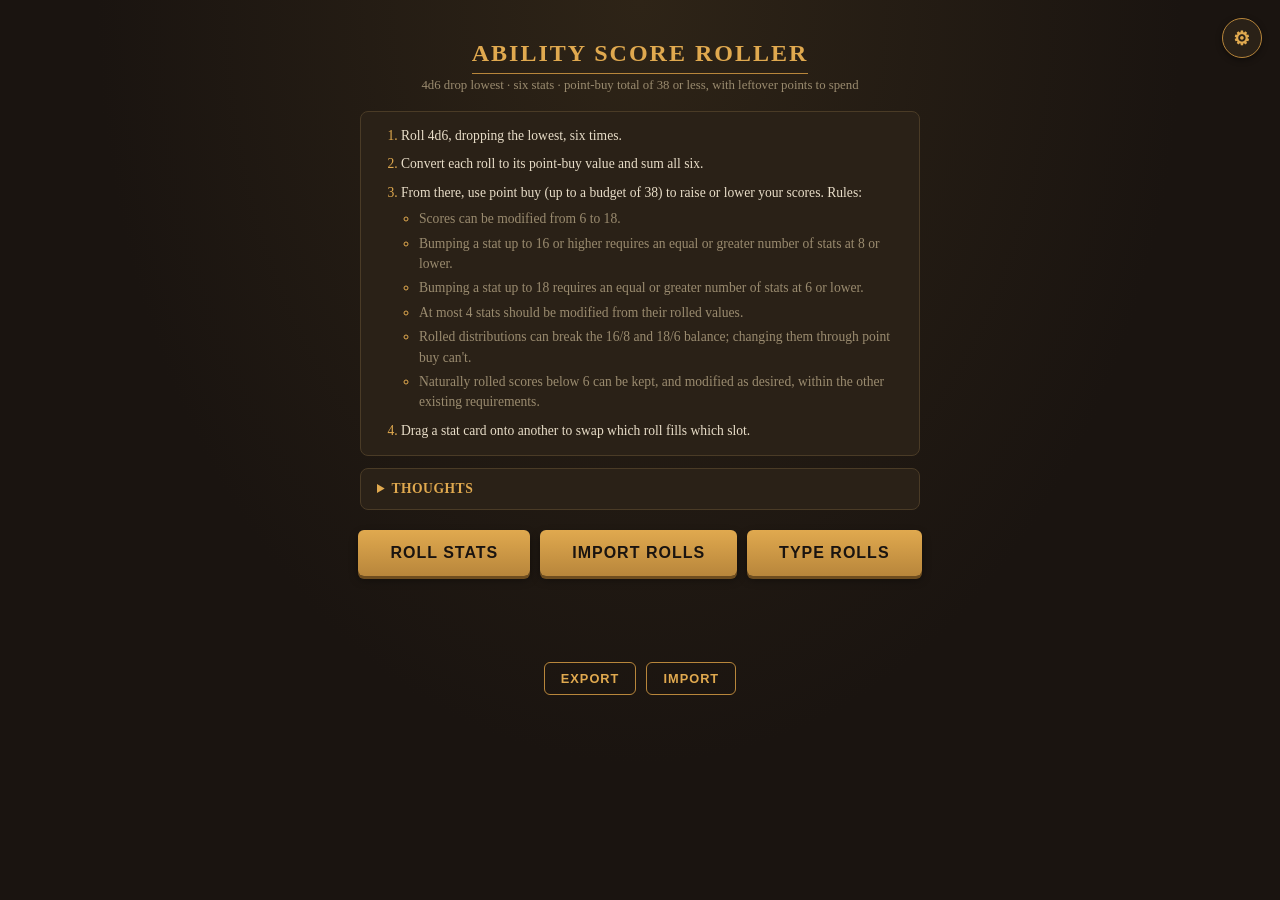
<file: dnd-stat-roller.html>
<!DOCTYPE html>
<html lang="en">
<head>
<meta charset="UTF-8">
<title>5e Stat Roller</title>
<style>
  :root {
    --bg: #1a1410;
    --panel: #2a2117;
    --accent: #b8863b;
    --accent-bright: #e0a94f;
    --text: #e8ddc8;
    --dim: #9a8b6f;
    --good: #6b9e5e;
  }
  * { box-sizing: border-box; }
  body {
    margin: 0;
    min-height: 100vh;
    background: radial-gradient(ellipse at top, #2e2417 0%, var(--bg) 60%);
    color: var(--text);
    font-family: 'Georgia', 'Palatino Linotype', serif;
    display: flex;
    flex-direction: column;
    align-items: center;
    padding: 24px 20px;
    position: relative;
  }
  .settings-btn {
    position: fixed;
    top: 18px;
    right: 18px;
    z-index: 20;
    background: var(--panel);
    border: 1px solid var(--accent);
    color: var(--accent-bright);
    width: 40px;
    height: 40px;
    border-radius: 50%;
    font-size: 1.2rem;
    padding: 0;
    box-shadow: 0 2px 6px rgba(0,0,0,0.4);
  }
  .modal-overlay {
    display: none;
    position: fixed;
    inset: 0;
    background: rgba(0,0,0,0.6);
    z-index: 30;
    align-items: center;
    justify-content: center;
    padding: 20px;
  }
  .modal-overlay.open {
    display: flex;
  }
  .modal-box {
    background: var(--panel);
    border: 1px solid var(--accent);
    border-radius: 12px;
    padding: 22px 24px;
    max-width: 480px;
    width: 100%;
    max-height: 85vh;
    overflow-y: auto;
    box-shadow: 0 10px 30px rgba(0,0,0,0.6);
  }
  .modal-box h2 {
    margin: 0 0 6px;
    color: var(--accent-bright);
    font-size: 1.1rem;
    letter-spacing: 1px;
    text-transform: uppercase;
  }
  .modal-desc {
    font-size: 0.8rem;
    color: var(--dim);
    margin: 0 0 16px;
    line-height: 1.4;
  }
  .pv-target-row {
    display: flex;
    align-items: center;
    justify-content: space-between;
    gap: 10px;
    background: #1a1410;
    border: 1px solid var(--accent);
    border-radius: 6px;
    padding: 8px 12px;
    margin-bottom: 14px;
  }
  .pv-target-row label {
    font-size: 0.85rem;
    color: var(--accent-bright);
    font-weight: bold;
  }
  .pv-target-row input {
    width: 80px;
    background: var(--panel);
    border: 1px solid #4a3b26;
    color: var(--text);
    border-radius: 4px;
    padding: 5px;
    text-align: center;
    font-size: 0.9rem;
    font-family: inherit;
  }
  .pv-grid {
    display: grid;
    grid-template-columns: repeat(4, 1fr);
    gap: 8px;
  }
  .pv-cell {
    display: flex;
    flex-direction: column;
    align-items: center;
    background: #1a1410;
    border: 1px solid #4a3b26;
    border-radius: 6px;
    padding: 6px 4px;
  }
  .pv-cell label {
    font-size: 0.7rem;
    color: var(--dim);
    margin-bottom: 4px;
  }
  .pv-cell input {
    width: 100%;
    background: var(--panel);
    border: 1px solid #4a3b26;
    color: var(--text);
    border-radius: 4px;
    padding: 4px;
    text-align: center;
    font-size: 0.85rem;
    font-family: inherit;
  }
  .modal-actions {
    display: flex;
    gap: 8px;
    margin-top: 18px;
    flex-wrap: wrap;
    justify-content: center;
  }
  .modal-status {
    margin-top: 10px;
    font-size: 0.8rem;
    text-align: center;
    min-height: 1.2em;
    color: var(--dim);
  }
  .modal-status.success {
    color: var(--good);
  }
  .modal-status.error {
    color: #d9534f;
  }
  h1 {
    letter-spacing: 2px;
    text-transform: uppercase;
    font-size: 1.5rem;
    color: var(--accent-bright);
    border-bottom: 1px solid var(--accent);
    padding-bottom: 6px;
    margin-bottom: 4px;
  }
  .subtitle {
    color: var(--dim);
    font-size: 0.8rem;
    margin-bottom: 18px;
    text-align: center;
  }
  .explainer {
    max-width: 560px;
    font-size: 0.85rem;
    line-height: 1.5;
    color: var(--text);
    text-align: left;
    background: var(--panel);
    border: 1px solid #4a3b26;
    border-radius: 8px;
    padding: 14px 20px;
    margin-bottom: 12px;
  }
  .explainer ol {
    margin: 0;
    padding-left: 20px;
  }
  .explainer ol > li {
    margin-bottom: 8px;
  }
  .explainer ol > li:last-child {
    margin-bottom: 0;
  }
  .explainer ul {
    margin: 6px 0 0;
    padding-left: 18px;
    color: var(--dim);
  }
  .explainer ul li {
    margin-bottom: 4px;
  }
  .explainer ul li:last-child {
    margin-bottom: 0;
  }
  .explainer li::marker {
    color: var(--accent-bright);
  }
  .philosophy {
    max-width: 560px;
    width: 100%;
    margin-bottom: 20px;
    background: var(--panel);
    border: 1px solid #4a3b26;
    border-radius: 8px;
    padding: 4px 16px;
  }
  .philosophy summary {
    cursor: pointer;
    padding: 8px 0;
    font-size: 0.85rem;
    letter-spacing: 0.5px;
    color: var(--accent-bright);
    text-transform: uppercase;
    font-weight: bold;
  }
  .philosophy-body {
    font-size: 0.83rem;
    line-height: 1.5;
    color: var(--dim);
    padding-bottom: 12px;
  }
  .philosophy-body p {
    margin: 0 0 6px;
    color: var(--text);
    font-weight: bold;
  }
  .philosophy-body ul {
    margin: 0 0 14px;
    padding-left: 18px;
  }
  .philosophy-body ul:last-child {
    margin-bottom: 0;
  }
  .philosophy-body li {
    margin-bottom: 8px;
  }
  .philosophy-body li:last-child {
    margin-bottom: 0;
  }
  .philosophy-body li::marker {
    color: var(--accent-bright);
  }
  .philosophy-body li ul {
    margin: 6px 0 0;
    padding-left: 16px;
  }
  .philosophy-body li ul li {
    margin-bottom: 0;
    font-size: 0.95em;
  }
  .philosophy-body li ul li::marker {
    color: var(--dim);
  }
  .philosophy-body em {
    color: var(--text);
  }
  button {
    background: linear-gradient(180deg, var(--accent-bright), var(--accent));
    color: #1a1410;
    border: none;
    padding: 14px 32px;
    font-size: 1rem;
    font-weight: bold;
    letter-spacing: 1px;
    text-transform: uppercase;
    border-radius: 6px;
    cursor: pointer;
    box-shadow: 0 3px 0 #6e4d1f, 0 4px 8px rgba(0,0,0,0.4);
    transition: transform 0.08s ease;
  }
  button:active { transform: translateY(2px); box-shadow: 0 1px 0 #6e4d1f; }
  button:disabled { opacity: 0.6; cursor: default; }

  .status {
    margin-top: 16px;
    color: var(--dim);
    font-size: 0.85rem;
    min-height: 1.2em;
  }
  .import-error-box {
    margin: 10px auto 0;
    max-width: 420px;
    border: 2px solid #d9534f;
    background: rgba(217, 83, 79, 0.08);
    color: #d9534f;
    border-radius: 8px;
    padding: 10px 16px;
    font-size: 0.82rem;
    text-align: center;
    line-height: 1.4;
  }

  .board {
    margin-top: 18px;
    display: grid;
    grid-template-columns: repeat(3, 1fr);
    gap: 12px;
    width: 100%;
    max-width: 640px;
  }
  .stat-card {
    background: var(--panel);
    border: 1px solid #4a3b26;
    border-radius: 10px;
    padding: 12px;
    text-align: center;
    box-shadow: inset 0 0 20px rgba(0,0,0,0.3);
    position: relative;
    cursor: grab;
    transition: transform 0.12s ease, box-shadow 0.12s ease;
  }
  .stat-card.dragging {
    opacity: 0.4;
    cursor: grabbing;
  }
  .stat-card.drag-over {
    border-color: var(--accent-bright);
    transform: scale(1.03);
    box-shadow: inset 0 0 20px rgba(0,0,0,0.3), 0 0 12px rgba(224,169,79,0.5);
  }
  .stat-card.increased {
    border: 2px solid var(--good);
    background: linear-gradient(180deg, #22331d, var(--panel));
    box-shadow: inset 0 0 20px rgba(0,0,0,0.3), 0 0 14px rgba(107,158,94,0.35);
  }
  .stat-card.decreased {
    border: 2px solid #d9534f;
    background: linear-gradient(180deg, #3a1d1c, var(--panel));
    box-shadow: inset 0 0 20px rgba(0,0,0,0.3), 0 0 14px rgba(217,83,79,0.35);
  }
  .modified-badge {
    position: absolute;
    top: -10px;
    right: -10px;
    color: #1a1410;
    font-size: 0.6rem;
    font-weight: bold;
    letter-spacing: 0.5px;
    text-transform: uppercase;
    padding: 3px 8px;
    border-radius: 10px;
    box-shadow: 0 2px 4px rgba(0,0,0,0.4);
  }
  .modified-badge.increased {
    background: var(--good);
  }
  .modified-badge.decreased {
    background: #d9534f;
  }
  .stat-name {
    font-size: 0.75rem;
    letter-spacing: 2px;
    text-transform: uppercase;
    color: var(--dim);
  }
  .stat-value {
    font-size: 2.4rem;
    color: var(--accent-bright);
    font-weight: bold;
    margin: 4px 0;
  }
  .stat-mod {
    font-size: 0.9rem;
    color: var(--text);
  }
  .stat-detail {
    margin-top: 6px;
    font-size: 0.7rem;
    color: var(--dim);
  }

  .summary {
    margin-top: 14px;
    text-align: center;
    font-size: 0.95rem;
  }
  .summary .total {
    color: var(--good);
    font-weight: bold;
  }
  .summary .total.warning {
    color: #d9534f;
  }
  .stat-buttons {
    margin-top: 8px;
    display: flex;
    justify-content: center;
    gap: 8px;
  }
  .stat-buttons button {
    padding: 4px 10px;
    font-size: 0.75rem;
    box-shadow: 0 2px 0 #6e4d1f, 0 3px 6px rgba(0,0,0,0.35);
  }
  .stat-buttons button:disabled {
    background: #4a3b26;
    color: var(--dim);
    box-shadow: none;
  }
  .stat-cost {
    margin-top: 4px;
    font-size: 0.65rem;
    color: var(--dim);
  }
  .counters-row {
    display: flex;
    justify-content: center;
    align-items: center;
    gap: 14px;
    flex-wrap: wrap;
  }
  .legend-icon-wrapper {
    display: inline-flex;
  }
  .legend-icon {
    display: inline-flex;
    align-items: center;
    justify-content: center;
    width: 26px;
    height: 26px;
    border-radius: 50%;
    border: 1px solid var(--accent);
    color: var(--accent-bright);
    font-size: 1rem;
    cursor: help;
  }
  .tooltip-content.legend-tooltip {
    text-align: left;
    width: 280px;
  }
  .legend-tooltip p {
    margin: 0 0 10px;
    display: flex;
    align-items: flex-start;
    gap: 8px;
  }
  .legend-tooltip p:last-child {
    margin-bottom: 0;
  }
  .legend-swatch {
    flex: none;
    display: inline-flex;
    align-items: center;
    justify-content: center;
    width: 20px;
    height: 20px;
    margin-top: 1px;
  }
  .star-swatch {
    color: #ffe9b3;
    font-size: 0.9rem;
    text-shadow: 0 0 3px #000, 0 0 3px #000;
  }
  .border-swatch {
    width: 16px;
    height: 16px;
    border-radius: 4px;
    border: 2px solid #9b6bdb;
    box-shadow: 0 0 6px rgba(155,107,219,0.6);
  }
  .text-swatch {
    color: #c9a6f5;
    font-weight: bold;
    font-size: 0.9rem;
  }
  .big-counters {
    display: flex;
    justify-content: center;
    gap: 30px;
    margin: 4px 0 10px;
    flex-wrap: wrap;
  }
  .counter-pair {
    display: flex;
    gap: 10px;
  }
  .counter-box {
    background: var(--panel);
    border: 2px solid var(--accent);
    border-radius: 10px;
    padding: 6px 16px;
    min-width: 70px;
    text-align: center;
    box-shadow: inset 0 0 16px rgba(0,0,0,0.35);
    position: relative;
  }
  .counter-box.tier-high {
    border-color: #9b6bdb;
    box-shadow: inset 0 0 16px rgba(0,0,0,0.35), 0 0 10px rgba(155,107,219,0.4);
  }
  .tier-stars {
    position: absolute;
    top: -1px;
    left: 0;
    right: 0;
    display: flex;
    justify-content: center;
    pointer-events: none;
  }
  .tier-stars:empty {
    display: none;
  }
  .tier-stars span {
    display: inline-flex;
    align-items: center;
    transform: translateY(-50%);
    font-size: 0.75rem;
    letter-spacing: 3px;
    margin-right: -3px;
    line-height: 1;
    color: #ffe9b3;
    text-shadow: 0 0 3px #000, 0 0 3px #000, 0 1px 2px #000;
  }
  .counter-box.tier-high .tier-stars span {
    color: #e6d1ff;
  }
  .counter-value {
    font-size: 2.2rem;
    font-weight: bold;
    line-height: 1;
    color: var(--accent-bright);
  }
  .counter-value.tier-exceeding {
    color: #c9a6f5;
  }
  .counter-label {
    margin-top: 2px;
    font-size: 0.7rem;
    letter-spacing: 1px;
    text-transform: uppercase;
    color: var(--dim);
  }
  .status-row {
    display: flex;
    justify-content: center;
    align-items: baseline;
    gap: 18px;
    flex-wrap: wrap;
    margin-bottom: 2px;
  }
  .modified-counter {
    font-size: 0.95rem;
  }
  .modified-counter span {
    color: var(--accent-bright);
    font-weight: bold;
    font-size: 1.1rem;
  }
  .modified-counter.warning span {
    color: #d9534f;
  }
  .warning-text {
    color: #d9534f;
    font-size: 0.75rem;
    font-weight: bold;
  }
  .reset {
    margin-top: 6px;
    display: block;
    width: 100%;
    padding: 3px 0;
    font-size: 0.7rem;
    background: transparent;
    border: 1px solid var(--accent);
    color: var(--accent-bright);
    box-shadow: none;
  }
  .reset:disabled {
    border-color: #4a3b26;
    color: var(--dim);
    background: transparent;
  }
  .tier-note {
    font-size: 0.7rem;
    color: var(--dim);
    margin-bottom: 6px;
  }
  .point-buy-section {
    font-size: 0.95rem;
  }

  .attempts {
    margin-top: 4px;
    font-size: 0.75rem;
    color: var(--dim);
  }
  .roll-row {
    display: flex;
    gap: 10px;
    flex-wrap: wrap;
    justify-content: center;
    align-items: center;
  }
  .typed-modal-box {
    max-width: 520px;
  }
  .typed-rolls-input {
    width: 100%;
    min-height: 9em;
    background: #1a1410;
    border: 1px solid #4a3b26;
    border-radius: 8px;
    color: var(--text);
    font-family: 'Consolas', 'Menlo', monospace;
    font-size: 1.05rem;
    line-height: 1.7;
    padding: 14px 16px;
    resize: vertical;
  }
  .typed-rolls-input::placeholder {
    color: #5a4d38;
    font-family: 'Consolas', 'Menlo', monospace;
    font-size: 1.05rem;
  }
  .typed-rolls-input:focus {
    outline: none;
    border-color: #5b8fd9;
    box-shadow: 0 0 0 1px rgba(91, 143, 217, 0.35);
  }
  .typed-preview-grid {
    display: grid;
    grid-template-columns: repeat(2, 1fr);
    gap: 12px;
    margin-top: 16px;
  }
  .typed-preview-cell {
    background: #1a1410;
    border: 1px solid #4a3b26;
    border-radius: 8px;
    padding: 12px 10px;
    min-height: 78px;
    display: flex;
    flex-direction: column;
    align-items: center;
    justify-content: center;
    gap: 6px;
    text-align: center;
  }
  .typed-preview-cell.complete {
    border-color: var(--good);
    box-shadow: inset 0 0 12px rgba(107, 158, 94, 0.08);
  }
  .typed-preview-cell.error {
    border-color: #d9534f;
    box-shadow: inset 0 0 12px rgba(217, 83, 79, 0.08);
  }
  .typed-preview-label {
    font-size: 0.8rem;
    color: var(--dim);
    letter-spacing: 0.3px;
    width: 100%;
  }
  .typed-preview-total {
    font-size: 2rem;
    font-weight: bold;
    color: var(--accent-bright);
    line-height: 1;
    width: 100%;
    text-align: center;
  }
  .typed-modal-actions {
    display: flex;
    gap: 10px;
    margin-top: 18px;
  }
  .typed-modal-actions button {
    flex: 1;
    padding: 12px 16px;
    font-size: 0.85rem;
  }
  .typed-modal-actions .io-btn {
    flex: 0 0 auto;
    min-width: 88px;
  }
  .tooltip-content.short-tooltip {
    width: auto;
    max-width: 240px;
    white-space: nowrap;
    text-align: center;
    padding: 8px 12px;
  }
  .tooltip-wrapper {
    position: relative;
    display: inline-block;
  }
  .tooltip-content {
    display: none;
    position: absolute;
    bottom: calc(100% + 10px);
    left: 50%;
    transform: translateX(-50%);
    width: 320px;
    max-width: 90vw;
    background: var(--panel);
    border: 1px solid var(--accent);
    border-radius: 8px;
    padding: 12px 14px;
    font-size: 0.78rem;
    line-height: 1.4;
    color: var(--text);
    text-align: left;
    box-shadow: 0 6px 16px rgba(0,0,0,0.5);
    z-index: 10;
  }
  .tooltip-wrapper:hover .tooltip-content {
    display: block;
  }
  .tooltip-content code {
    background: #1a1410;
    border: 1px solid #4a3b26;
    border-radius: 4px;
    padding: 1px 5px;
    color: var(--accent-bright);
    font-size: 0.85em;
  }
  .tooltip-content pre {
    margin: 8px 0 0;
    background: #1a1410;
    border: 1px solid #4a3b26;
    border-radius: 6px;
    padding: 8px 10px;
    overflow-x: auto;
  }
  .tooltip-content pre code {
    background: none;
    border: none;
    padding: 0;
    color: var(--dim);
    font-size: 0.72rem;
    white-space: pre;
  }
  .io-row {
    margin-top: 22px;
    display: flex;
    gap: 10px;
    flex-wrap: wrap;
    justify-content: center;
  }
  .io-btn {
    background: transparent;
    border: 1px solid var(--accent);
    color: var(--accent-bright);
    padding: 8px 16px;
    font-size: 0.8rem;
    box-shadow: none;
  }
  .io-btn:active {
    transform: translateY(1px);
  }
  .io-status {
    margin-top: 8px;
    font-size: 0.8rem;
    color: var(--dim);
    min-height: 1.2em;
    text-align: center;
  }
  .io-status.error {
    color: #d9534f;
  }
  .io-status.success {
    color: var(--good);
  }
</style>
</head>
<body>

<button id="settingsBtn" class="settings-btn" title="Point-buy value settings">&#9881;</button>

<h1>Ability Score Roller</h1>
<div class="subtitle">4d6 drop lowest &middot; six stats &middot; point-buy total of <span class="target-total-value">35</span> or less, with leftover points to spend</div>

<div class="modal-overlay" id="typedRollsOverlay">
  <div class="modal-box typed-modal-box">
    <h2>Type Rolls</h2>
    <p class="modal-desc">One line per stat. 4 numbers per line.</p>
    <textarea id="typedRollsInput" class="typed-rolls-input" rows="6" spellcheck="false"></textarea>
    <div class="typed-preview-grid" id="typedRollsPreview"></div>
    <div class="typed-modal-actions">
      <button id="typedRollsUseBtn" disabled>Use These Rolls</button>
      <button id="typedRollsCloseBtn" class="io-btn">Close</button>
    </div>
    <div class="modal-status" id="typedRollsStatus"></div>
  </div>
</div>

<div class="modal-overlay" id="settingsOverlay">
  <div class="modal-box">
    <h2>Point-Buy Values</h2>
    <p class="modal-desc">The point-buy cost for each score, 3 through 18, plus the overall budget. Changes apply everywhere on this page.</p>
    <div class="pv-target-row">
      <label for="pvTargetTotal">Point-Buy Total</label>
      <input type="text" inputmode="numeric" id="pvTargetTotal">
    </div>
    <div class="pv-grid" id="pvGrid"></div>
    <div class="modal-actions">
      <button id="pvResetBtn" class="io-btn">Reset to Defaults</button>
      <button id="pvSaveBtn">Save</button>
      <button id="pvCloseBtn" class="io-btn">Close</button>
    </div>
    <div class="modal-status" id="pvStatus"></div>
  </div>
</div>

<div class="explainer">
  <ol>
    <li>Roll 4d6, dropping the lowest, six times.</li>
    <li>Convert each roll to its point-buy value and sum all six.</li>
    <li>From there, use point buy (up to a budget of <span class="target-total-value">35</span>) to raise or lower your scores. Rules:
      <ul>
        <li>Scores can be modified from 6 to 18.</li>
        <li>Bumping a stat up to 16 or higher requires an equal or greater number of stats at 8 or lower.</li>
        <li>Bumping a stat up to 18 requires an equal or greater number of stats at 6 or lower.</li>
        <li>At most 4 stats should be modified from their rolled values.</li>
        <li>Rolled distributions can break the 16/8 and 18/6 balance; changing them through point buy can't.</li>
        <li>Naturally rolled scores below 6 can be kept, and modified as desired, within the other existing requirements.</li>
      </ul>
    </li>
    <li>Drag a stat card onto another to swap which roll fills which slot.</li>
  </ol>
</div>

<details class="philosophy">
  <summary>Thoughts</summary>
  <div class="philosophy-body">
    <p>Goals, from the start:</p>
    <ul>
      <li>Start with the standard array (15 14 13 12 10 8) and the alternate array (16 14 13 12 10 6), which is slightly stronger.</li>
      <li>Add choice for randomness without introducing raw power.
        <ul>
          <li>I'm okay with "technically equivalently powerful" but otherwise unobtainable by the standard or alternate arrays.</li>
        </ul>
      </li>
      <li>You can choose the standard or alternate array with lineage ASIs instead of this system.</li>
      <li>A level 1 PC should start with at most an 18.</li>
    </ul>
    <p>Conclusions:</p>
    <ul>
      <li>The standard array plus lineage ASIs (15 14 13 12 10 8) plus +2/+1 or +1/+1/+1 reaches +3/+3/+1 or +3/+2/+2 (equivalent to 35 point buy).</li>
      <li>The ASI is built into the point buy, by balancing around the value after ASI application, which happens to also solve the problem of reaching higher than 18.</li>
      <li>The alternate array reaches +4/+2/+2 or +3/+3/+2, but only at the cost of an extra -2 somewhere else in the array.</li>
      <li>Modifying at most 4 stats mirrors the randomness and limited tweaking from rolling dice.</li>
      <li>+3 should come at the cost of a -1, and +4 should come at the cost of a -2.</li>
      <li>Rolling lets you have more +3s or +4s than normal, and if you're lucky, you could roll an 18 without needing a 6, or a 16 without needing any 8s.</li>
    </ul>
  </div>
</details>



<div class="roll-row">
  <button id="rollBtn">Roll Stats</button>
  <span class="tooltip-wrapper">
    <button id="importRollsBtn">Import Rolls</button>
    <div class="tooltip-content">
      Run <code>!threshold</code> in my Discord server and copy the stats, then click this button. It should look like:
      <pre><code>Stat 1: 4d6kh3 (1, 3, 2, 6) = 11
Stat 2: 4d6kh3 (4, 1, 5, 2) = 11
Stat 3: 4d6kh3 (2, 3, 5, 5) = 13
Stat 4: 4d6kh3 (1, 4, 2, 1) = 7
Stat 5: 4d6kh3 (5, 6, 5, 6) = 17
Stat 6: 4d6kh3 (6, 2, 3, 3) = 12</code></pre>
    </div>
  </span>
  <span class="tooltip-wrapper">
    <button id="typeRollsBtn">Type Rolls</button>
    <div class="tooltip-content short-tooltip">Use this if you&rsquo;re rolling physical dice.</div>
  </span>
</div>
<div class="status" id="status"></div>
<div class="import-error-box" id="importErrorBox" style="display:none;"></div>

<div class="board" id="board"></div>
<div class="summary" id="summary"></div>

<div class="io-row">
  <button id="exportBtn" class="io-btn">Export</button>
  <button id="importBtn" class="io-btn">Import</button>
</div>
<div class="io-status" id="ioStatus"></div>

<script>
const DEFAULT_POINT_VALUES = {
  18: 19, 17: 15, 16: 12, 15: 9, 14: 7, 13: 5, 12: 4, 11: 3,
  10: 2, 9: 1, 8: 0, 7: -1, 6: -2, 5: -4, 4: -6, 3: -9
};
let POINT_VALUES = { ...DEFAULT_POINT_VALUES };
const STAT_NAMES = ["STR", "DEX", "CON", "INT", "WIS", "CHA"];
const DEFAULT_TARGET_TOTAL = 38;
let TARGET_TOTAL = DEFAULT_TARGET_TOTAL;
const MIN_SCORE = 6;
const MAX_SCORE = 18;

let currentStats = null; // holds live state while improving with leftover points

// A tier (16+ or 18) is completely exempt from needing companions as long as
// nothing has been bumped into it — a lone natural 16, 17, or 18 with zero
// companions is fine. But the moment anything is bumped into that tier, the
// exemption is voided: the FULL current count at that tier (natural + bumped
// combined) must be backed by an equal or greater number of companions.
const MAX_MODIFIED = 4;

function modifiedCount(stats) {
  return stats.filter(s => s.current !== s.total).length;
}

function bumpedToAtLeast(stats, threshold) {
  return stats.filter(s => s.total < threshold && s.current >= threshold).length;
}

function currentAtLeast(stats, threshold) {
  return stats.filter(s => s.current >= threshold).length;
}

function companionsAtOrBelow(stats, ceiling) {
  return stats.filter(s => s.current <= ceiling).length;
}

function tierOk(stats, threshold, ceiling) {
  if (bumpedToAtLeast(stats, threshold) === 0) return true;
  return currentAtLeast(stats, threshold) <= companionsAtOrBelow(stats, ceiling);
}

function tiersSatisfied(stats) {
  return tierOk(stats, 16, 8) && tierOk(stats, 18, 6);
}

function rollDie() {
  return Math.floor(Math.random() * 6) + 1;
}

function rollStat() {
  const rolls = [rollDie(), rollDie(), rollDie(), rollDie()];
  let droppedIndex = 0;
  for (let i = 1; i < rolls.length; i++) {
    if (rolls[i] < rolls[droppedIndex]) droppedIndex = i;
  }
  const dropped = rolls[droppedIndex];
  const total = rolls.reduce((sum, v, i) => (i === droppedIndex ? sum : sum + v), 0);
  return { rolls, dropped, droppedIndex, total };
}

function pointValue(total) {
  return POINT_VALUES[total];
}

function modifier(score) {
  const mod = Math.floor((score - 10) / 2);
  return mod >= 0 ? `+${mod}` : `${mod}`;
}

// --- Point-buy value & budget settings modal ---

const PV_STORAGE_KEY = 'pointBuyConfig';

function buildPvGrid(values) {
  const grid = document.getElementById('pvGrid');
  grid.innerHTML = '';
  for (let score = 18; score >= 3; score--) {
    const cell = document.createElement('div');
    cell.className = 'pv-cell';
    cell.innerHTML = `
      <label for="pv-${score}">Score ${score}</label>
      <input type="text" inputmode="numeric" id="pv-${score}" data-score="${score}" value="${values[score]}">
    `;
    grid.appendChild(cell);
  }
}

function setPvStatus(message, kind) {
  const el = document.getElementById('pvStatus');
  el.textContent = message;
  el.className = 'modal-status' + (kind ? ' ' + kind : '');
}

function updateTargetTotalDisplays() {
  document.querySelectorAll('.target-total-value').forEach(el => {
    el.textContent = TARGET_TOTAL;
  });
  const input = document.getElementById('pvTargetTotal');
  if (input) input.value = TARGET_TOTAL;
}

function readPvGridValues() {
  const result = {};
  for (let score = 18; score >= 3; score--) {
    const input = document.getElementById(`pv-${score}`);
    const val = parseInt(input.value, 10);
    if (!Number.isFinite(val)) {
      throw new Error(`Score ${score} needs a whole number value.`);
    }
    result[score] = val;
  }
  return result;
}

function readTargetTotal() {
  const input = document.getElementById('pvTargetTotal');
  const val = parseInt(input.value, 10);
  if (!Number.isFinite(val) || val <= 0) {
    throw new Error('Point-buy total needs a positive whole number.');
  }
  return val;
}

async function loadStoredPointValues() {
  try {
    const res = await window.storage.get(PV_STORAGE_KEY, false);
    if (res && res.value) {
      const parsed = JSON.parse(res.value);
      if (parsed.pointValues) {
        POINT_VALUES = { ...DEFAULT_POINT_VALUES, ...parsed.pointValues };
      }
      if (Number.isFinite(parsed.targetTotal)) {
        TARGET_TOTAL = parsed.targetTotal;
      }
    }
  } catch (err) {
    // No saved values yet, or storage unavailable — fall back to defaults silently.
  }
  buildPvGrid(POINT_VALUES);
  updateTargetTotalDisplays();
}

async function savePointValues() {
  try {
    const values = readPvGridValues();
    const target = readTargetTotal();
    POINT_VALUES = values;
    TARGET_TOTAL = target;
    await window.storage.set(PV_STORAGE_KEY, JSON.stringify({ pointValues: values, targetTotal: target }), false);
    updateTargetTotalDisplays();
    setPvStatus('Saved. These values will persist for next time.', 'success');
    if (currentStats) renderBoard();
  } catch (err) {
    setPvStatus(err.message, 'error');
  }
}

async function resetPointValues() {
  POINT_VALUES = { ...DEFAULT_POINT_VALUES };
  TARGET_TOTAL = DEFAULT_TARGET_TOTAL;
  buildPvGrid(POINT_VALUES);
  updateTargetTotalDisplays();
  try {
    await window.storage.set(PV_STORAGE_KEY, JSON.stringify({ pointValues: POINT_VALUES, targetTotal: TARGET_TOTAL }), false);
  } catch (err) {
    // Best effort — the in-memory reset still applies this session.
  }
  setPvStatus('Reset to defaults and saved.', 'success');
  if (currentStats) renderBoard();
}

document.getElementById('settingsBtn').addEventListener('click', () => {
  buildPvGrid(POINT_VALUES);
  updateTargetTotalDisplays();
  setPvStatus('', '');
  document.getElementById('settingsOverlay').classList.add('open');
});

document.getElementById('pvCloseBtn').addEventListener('click', () => {
  document.getElementById('settingsOverlay').classList.remove('open');
});

document.getElementById('settingsOverlay').addEventListener('click', (e) => {
  if (e.target.id === 'settingsOverlay') {
    document.getElementById('settingsOverlay').classList.remove('open');
  }
});

document.getElementById('pvSaveBtn').addEventListener('click', savePointValues);
document.getElementById('pvResetBtn').addEventListener('click', resetPointValues);

loadStoredPointValues();

function generateStatSet() {
  const stats = [];
  for (let i = 0; i < 6; i++) {
    stats.push(rollStat());
  }
  const pointTotal = stats.reduce((sum, s) => sum + pointValue(s.total), 0);
  return { stats, pointTotal };
}

function rollOnce() {
  const result = generateStatSet();
  return { result, attempts: 1 };
}

let dragSourceIndex = null;

function handleDragStart(e) {
  dragSourceIndex = parseInt(this.dataset.i, 10);
  this.classList.add('dragging');
  e.dataTransfer.effectAllowed = 'move';
  e.dataTransfer.setData('text/plain', String(dragSourceIndex));
}

function handleDragOver(e) {
  e.preventDefault();
  e.dataTransfer.dropEffect = 'move';
  if (parseInt(this.dataset.i, 10) !== dragSourceIndex) {
    this.classList.add('drag-over');
  }
}

function handleDragLeave() {
  this.classList.remove('drag-over');
}

function handleDrop(e) {
  e.preventDefault();
  this.classList.remove('drag-over');
  const targetIndex = parseInt(this.dataset.i, 10);
  if (dragSourceIndex === null || targetIndex === dragSourceIndex) return;

  const stats = currentStats.stats;
  [stats[dragSourceIndex], stats[targetIndex]] = [stats[targetIndex], stats[dragSourceIndex]];
  dragSourceIndex = null;
  renderBoard();
}

function handleDragEnd() {
  this.classList.remove('dragging');
  document.querySelectorAll('.stat-card.drag-over').forEach(el => el.classList.remove('drag-over'));
  dragSourceIndex = null;
}

function spentPoints(stats) {
  return stats.reduce((sum, s) => sum + pointValue(s.current), 0);
}

function increaseStat(index) {
  const stat = currentStats.stats[index];
  const next = stat.current + 1;
  if (next > MAX_SCORE) return;

  const simulated = currentStats.stats.map((s, i) => i === index ? { ...s, current: next } : s);
  if (!tiersSatisfied(simulated)) return;

  stat.current = next;
  renderBoard();
}

function decreaseStat(index) {
  const stat = currentStats.stats[index];
  if (stat.current <= MIN_SCORE) return;
  stat.current -= 1;
  renderBoard();
}

function resetStat(index) {
  const stat = currentStats.stats[index];
  stat.current = stat.total;
  renderBoard();
}

function countAtMost(stats, value) {
  return stats.filter(s => s.current <= value).length;
}

function countAtLeast(stats, value) {
  return stats.filter(s => s.current >= value).length;
}

function naturalAtLeast(stats, value) {
  return stats.filter(s => s.total >= value).length;
}

function naturalAtMost(stats, value) {
  return stats.filter(s => s.total <= value).length;
}

function renderStars(count) {
  return count > 0 ? `<span>${'&#10022;'.repeat(count)}</span>` : '';
}

function renderBoard() {
  const board = document.getElementById('board');
  const summary = document.getElementById('summary');

  board.innerHTML = '';
  currentStats.stats.forEach((s, i) => {
    const next = s.current + 1;
    const simulated = currentStats.stats.map((st, idx) => idx === i ? { ...st, current: next } : st);
    const meetsRequirement = next > MAX_SCORE || tiersSatisfied(simulated);
    const nextCost = next <= MAX_SCORE ? pointValue(next) - pointValue(s.current) : null;
    const canIncrease = next <= MAX_SCORE && meetsRequirement;
    const canDecrease = s.current > MIN_SCORE;
    const isModified = s.current !== s.total;
    const direction = s.current > s.total ? 'increased' : s.current < s.total ? 'decreased' : '';

    let costLabel;
    if (next > MAX_SCORE) {
      costLabel = 'at maximum';
    } else if (!meetsRequirement) {
      const deficit16 = bumpedToAtLeast(simulated, 16) > 0
        ? currentAtLeast(simulated, 16) - companionsAtOrBelow(simulated, 8) : 0;
      const deficit18 = bumpedToAtLeast(simulated, 18) > 0
        ? currentAtLeast(simulated, 18) - companionsAtOrBelow(simulated, 6) : 0;
      if (deficit18 > 0) {
        costLabel = `needs ${deficit18} more stat${deficit18 > 1 ? 's' : ''} at 6 or lower`;
      } else {
        costLabel = `needs ${deficit16} more stat${deficit16 > 1 ? 's' : ''} at 8 or lower`;
      }
    } else {
      costLabel = `next: ${nextCost} pt${nextCost === 1 ? '' : 's'}`;
    }

    const card = document.createElement('div');
    card.className = 'stat-card' + (isModified ? ' ' + direction : '');
    card.draggable = true;
    card.dataset.i = i;
    card.innerHTML = `
      ${isModified ? `<div class="modified-badge ${direction}">${direction === 'increased' ? 'Increased' : 'Decreased'}</div>` : ''}
      <div class="stat-name">${STAT_NAMES[i]}</div>
      <div class="stat-value">${s.current}</div>
      <div class="stat-mod">mod ${modifier(s.current)}</div>
      <div class="stat-detail">${s.rolls.map((r, di) => di === s.droppedIndex ? `<s>${r}</s>` : r).join(' ')} = ${s.total}</div>
      <div class="stat-buttons">
        <button class="dec" data-i="${i}" ${canDecrease ? '' : 'disabled'}>&minus;</button>
        <button class="inc" data-i="${i}" ${canIncrease ? '' : 'disabled'}>+</button>
      </div>
      <div class="stat-cost">${costLabel}</div>
      <button class="reset" data-i="${i}" ${isModified ? '' : 'disabled'}>Reset</button>
    `;
    board.appendChild(card);
  });

  board.querySelectorAll('.stat-card').forEach(card => {
    card.addEventListener('dragstart', handleDragStart);
    card.addEventListener('dragover', handleDragOver);
    card.addEventListener('dragleave', handleDragLeave);
    card.addEventListener('drop', handleDrop);
    card.addEventListener('dragend', handleDragEnd);
  });

  board.querySelectorAll('.inc').forEach(btn => {
    btn.addEventListener('click', () => increaseStat(parseInt(btn.dataset.i, 10)));
  });
  board.querySelectorAll('.dec').forEach(btn => {
    btn.addEventListener('click', () => decreaseStat(parseInt(btn.dataset.i, 10)));
  });
  board.querySelectorAll('.reset').forEach(btn => {
    btn.addEventListener('click', () => resetStat(parseInt(btn.dataset.i, 10)));
  });

  summary.innerHTML = `
    <div class="counters-row">
      <span class="tooltip-wrapper legend-icon-wrapper">
        <span class="legend-icon">&#10022;</span>
        <div class="tooltip-content legend-tooltip">
          <p><span class="legend-swatch star-swatch">&#10022;</span> <strong>Stars</strong> are based on your original, natural rolled values. Modifying stats afterward won't change the stars shown.</p>
          <p><span class="legend-swatch border-swatch"></span> <strong>Purple border</strong> means you naturally rolled more 16s than 8s, or more 18s than 6s. Your final stats are allowed to keep that excess.</p>
          <p><span class="legend-swatch text-swatch">18</span> <strong>Purple number</strong> means your current stats are taking advantage of that excess right now.</p>
        </div>
      </span>
      <div class="big-counters">
        <div class="counter-pair">
          <div class="counter-box${naturalAtLeast(currentStats.stats, 16) > naturalAtMost(currentStats.stats, 8) ? ' tier-high' : ''}">
            <div class="tier-stars">${renderStars(naturalAtLeast(currentStats.stats, 16))}</div>
            <div class="counter-value${countAtLeast(currentStats.stats, 16) > countAtMost(currentStats.stats, 8) ? ' tier-exceeding' : ''}">${countAtLeast(currentStats.stats, 16)}</div>
            <div class="counter-label">&ge; 16</div>
          </div>
          <div class="counter-box">
            <div class="tier-stars">${renderStars(naturalAtMost(currentStats.stats, 8))}</div>
            <div class="counter-value">${countAtMost(currentStats.stats, 8)}</div>
            <div class="counter-label">&le; 8</div>
          </div>
        </div>
        <div class="counter-pair">
          <div class="counter-box${naturalAtLeast(currentStats.stats, 18) > naturalAtMost(currentStats.stats, 6) ? ' tier-high' : ''}">
            <div class="tier-stars">${renderStars(naturalAtLeast(currentStats.stats, 18))}</div>
            <div class="counter-value${countAtLeast(currentStats.stats, 18) > countAtMost(currentStats.stats, 6) ? ' tier-exceeding' : ''}">${countAtLeast(currentStats.stats, 18)}</div>
            <div class="counter-label">&ge; 18</div>
          </div>
          <div class="counter-box">
            <div class="tier-stars">${renderStars(naturalAtMost(currentStats.stats, 6))}</div>
            <div class="counter-value">${countAtMost(currentStats.stats, 6)}</div>
            <div class="counter-label">&le; 6</div>
          </div>
        </div>
      </div>
    </div>
    <div class="tier-note">16 requires a companion stat at 8 or lower &middot; 18 requires one at 6 or lower</div>

    <div class="status-row">
      <span class="modified-counter${modifiedCount(currentStats.stats) > MAX_MODIFIED ? ' warning' : ''}">
        Stats modified: <span>${modifiedCount(currentStats.stats)}</span> / ${MAX_MODIFIED}
      </span>
      <span class="point-buy-section">
        Point-buy total: <span class="total${spentPoints(currentStats.stats) > TARGET_TOTAL ? ' warning' : ''}">${spentPoints(currentStats.stats)}</span> / ${TARGET_TOTAL}
        <span style="font-size:0.8rem; color: var(--dim);">(as rolled: ${currentStats.pointTotal})</span>
      </span>
    </div>
    ${(modifiedCount(currentStats.stats) > MAX_MODIFIED || spentPoints(currentStats.stats) > TARGET_TOTAL) ? `
    <div class="warning-text">
      ${modifiedCount(currentStats.stats) > MAX_MODIFIED ? '&#9888; more stats modified than allowed &nbsp; ' : ''}
      ${spentPoints(currentStats.stats) > TARGET_TOTAL ? '&#9888; over budget' : ''}
    </div>` : ''}
  `;
}

document.getElementById('rollBtn').addEventListener('click', () => {
  const btn = document.getElementById('rollBtn');
  const status = document.getElementById('status');
  btn.disabled = true;
  status.textContent = 'Rolling...';

  setTimeout(() => {
    const { result, attempts } = rollOnce();
    currentStats = {
      stats: result.stats.map(s => ({ ...s, current: s.total })),
      pointTotal: result.pointTotal,
      attempts
    };
    renderBoard();
    status.textContent = '';
    btn.disabled = false;
    clearImportError();
  }, 50);
});

function showImportError(message) {
  const box = document.getElementById('importErrorBox');
  box.textContent = message;
  box.style.display = 'block';
}

function clearImportError() {
  const box = document.getElementById('importErrorBox');
  box.style.display = 'none';
  box.textContent = '';
}

function statFromDice(dice) {
  let droppedIndex = 0;
  for (let i = 1; i < dice.length; i++) {
    if (dice[i] < dice[droppedIndex]) droppedIndex = i;
  }
  const dropped = dice[droppedIndex];
  const total = dice.reduce((sum, v, i) => (i === droppedIndex ? sum : sum + v), 0);
  return { rolls: dice, dropped, droppedIndex, total };
}

function parseDiceFromLine(line) {
  const dice = [];
  for (const ch of line) {
    if (/\s/.test(ch)) continue;
    const d = parseInt(ch, 10);
    if (Number.isInteger(d) && d >= 1 && d <= 6) dice.push(d);
  }
  return dice;
}

function getSixStatLines(text) {
  const lines = text.split(/\r?\n/).map(l => l.trim());
  while (lines.length < 6) lines.push('');
  return lines.slice(0, 6);
}

function typedRollLines(text) {
  return getSixStatLines(text);
}

function setTypedRollsStatus(message, kind) {
  const el = document.getElementById('typedRollsStatus');
  el.textContent = message;
  el.className = 'modal-status' + (kind ? ' ' + kind : '');
}

function validateTypedRollLine(line, lineNum) {
  const dice = parseDiceFromLine(line);
  if (dice.length > 4) {
    return `Line ${lineNum} has ${dice.length} dice; only 4 allowed.`;
  }
  for (const ch of line) {
    if (/\s/.test(ch)) continue;
    const d = parseInt(ch, 10);
    if (!Number.isInteger(d) || d < 1 || d > 6) {
      return `Line ${lineNum} has invalid character "${ch}" (use digits 1-6 only).`;
    }
  }
  return null;
}

function validateTypedRolls(text) {
  const lines = getSixStatLines(text);
  for (let i = 0; i < lines.length; i++) {
    const err = validateTypedRollLine(lines[i], i + 1);
    if (err) return err;
  }
  return null;
}

function formatDiceRollsHtml(dice, droppedIndex) {
  return dice.map((r, di) => droppedIndex !== null && di === droppedIndex ? `<s>${r}</s>` : r).join(' ');
}

function renderTypedRollsPreview() {
  const text = document.getElementById('typedRollsInput').value;
  const lines = typedRollLines(text);
  const grid = document.getElementById('typedRollsPreview');
  grid.innerHTML = '';

  lines.forEach((line, i) => {
    const dice = parseDiceFromLine(line);
    const tooMany = dice.length > 4;
    const complete = dice.length === 4;
    const cell = document.createElement('div');
    cell.className = 'typed-preview-cell'
      + (tooMany ? ' error' : complete ? ' complete' : '');

    if (tooMany) {
      cell.innerHTML = `
        <div class="typed-preview-label">Stat ${i + 1}: ${formatDiceRollsHtml(dice, null)}</div>
      `;
    } else if (complete) {
      const { total, droppedIndex } = statFromDice(dice);
      cell.innerHTML = `
        <div class="typed-preview-label">Stat ${i + 1}: ${formatDiceRollsHtml(dice, droppedIndex)}</div>
        <div class="typed-preview-total">${total}</div>
      `;
    } else if (dice.length > 0) {
      const runningTotal = dice.reduce((sum, d) => sum + d, 0);
      cell.innerHTML = `
        <div class="typed-preview-label">Stat ${i + 1}: ${formatDiceRollsHtml(dice, null)}</div>
        <div class="typed-preview-total">${runningTotal}</div>
      `;
    } else {
      cell.innerHTML = `<div class="typed-preview-label">Stat ${i + 1}</div>`;
    }
    grid.appendChild(cell);
  });

  const useBtn = document.getElementById('typedRollsUseBtn');
  const validationError = validateTypedRolls(text);
  if (validationError) {
    useBtn.disabled = true;
    setTypedRollsStatus(validationError, 'error');
    return;
  }
  try {
    parseTypedRollImport(text);
    useBtn.disabled = false;
    setTypedRollsStatus('', '');
  } catch (err) {
    useBtn.disabled = true;
    setTypedRollsStatus('', '');
  }
}

function openTypedRollsModal() {
  setTypedRollsStatus('', '');
  renderTypedRollsPreview();
  document.getElementById('typedRollsOverlay').classList.add('open');
  document.getElementById('typedRollsInput').focus();
}

function closeTypedRollsModal() {
  document.getElementById('typedRollsOverlay').classList.remove('open');
  setTypedRollsStatus('', '');
}

function parseDiceLine(line, lineLabel) {
  const lineNum = lineLabel.replace(/^Line /, '');
  const err = validateTypedRollLine(line, lineNum);
  if (err) throw new Error(err);
  const dice = parseDiceFromLine(line);
  if (dice.length !== 4) {
    throw new Error(`${lineLabel} should have 4 dice, found ${dice.length}.`);
  }
  return dice;
}

function parseTypedRollImport(text) {
  const lines = getSixStatLines(text);
  return lines.map((line, i) => statFromDice(parseDiceLine(line, `Line ${i + 1}`)));
}

function applyRollImport(stats, sourceLabel) {
  const pointTotal = stats.reduce((sum, s) => sum + pointValue(s.total), 0);
  currentStats = {
    stats: stats.map(s => ({ ...s, current: s.total })),
    pointTotal,
    attempts: 0
  };
  renderBoard();
  document.getElementById('status').textContent = sourceLabel;
  clearImportError();
}

// Parses lines like: "Stat 1: 4d6kh3 (1, 3, 2, 6) = 11"
// kh3 = keep highest 3 of 4, which is the same as our "drop the lowest die" rule.
function parseRollImport(text) {
  const lineRegex = /Stat\s*(\d+)\s*:\s*4d6kh3\s*\(([^)]+)\)\s*=\s*(\d+)/gi;
  const matches = [...text.matchAll(lineRegex)];
  if (matches.length !== 6) {
    throw new Error(`Expected 6 "Stat N: 4d6kh3 (...) = ..." lines, found ${matches.length}.`);
  }

  matches.sort((a, b) => parseInt(a[1], 10) - parseInt(b[1], 10));

  const seen = new Set();
  const stats = matches.map(m => {
    const statNum = parseInt(m[1], 10);
    if (seen.has(statNum)) throw new Error(`Stat ${statNum} appears more than once.`);
    seen.add(statNum);

    const dice = m[2].split(',').map(s => parseInt(s.trim(), 10));
    if (dice.length !== 4) {
      throw new Error(`Stat ${statNum} should have 4 dice, found ${dice.length}.`);
    }
    dice.forEach(d => {
      if (!Number.isInteger(d) || d < 1 || d > 6) {
        throw new Error(`Stat ${statNum} has an invalid die value (must be 1-6).`);
      }
    });

    const { total } = statFromDice(dice);

    const declared = parseInt(m[3], 10);
    if (total !== declared) {
      throw new Error(`Stat ${statNum} doesn't check out: dropping the lowest die gives ${total}, not the declared ${declared}.`);
    }

    return statFromDice(dice);
  });

  if (seen.size !== 6 || Math.min(...seen) !== 1 || Math.max(...seen) !== 6) {
    throw new Error('Stat numbers should be exactly 1 through 6.');
  }

  return stats;
}

document.getElementById('importRollsBtn').addEventListener('click', async () => {
  const status = document.getElementById('status');
  let text = null;
  try {
    text = await navigator.clipboard.readText();
  } catch (err) {
    text = window.prompt('Clipboard read was blocked. Paste your dice roll output here:');
  }
  if (!text) {
    showImportError('No text to import.');
    return;
  }
  try {
    const stats = parseRollImport(text);
    applyRollImport(stats, 'Imported rolls successfully.');
  } catch (err) {
    status.textContent = '';
    showImportError('Import failed: ' + err.message);
  }
});

document.getElementById('typeRollsBtn').addEventListener('click', openTypedRollsModal);

document.getElementById('typedRollsCloseBtn').addEventListener('click', closeTypedRollsModal);

document.getElementById('typedRollsOverlay').addEventListener('click', (e) => {
  if (e.target.id === 'typedRollsOverlay') closeTypedRollsModal();
});

document.getElementById('typedRollsInput').addEventListener('input', renderTypedRollsPreview);

document.getElementById('typedRollsUseBtn').addEventListener('click', () => {
  const text = document.getElementById('typedRollsInput').value;
  try {
    const stats = parseTypedRollImport(text);
    applyRollImport(stats, 'Imported typed rolls successfully.');
    closeTypedRollsModal();
  } catch (err) {
    setTypedRollsStatus(err.message, 'error');
  }
});

function setIoStatus(message, kind) {
  const el = document.getElementById('ioStatus');
  el.textContent = message;
  el.className = 'io-status' + (kind ? ' ' + kind : '');
}

function serializeState() {
  return JSON.stringify({
    version: 1,
    stats: currentStats.stats,
    pointTotal: currentStats.pointTotal,
    attempts: currentStats.attempts
  });
}

function applyImportedState(text) {
  const parsed = JSON.parse(text);
  if (!parsed || !Array.isArray(parsed.stats) || parsed.stats.length !== 6) {
    throw new Error('Missing or malformed "stats" array (expected 6 entries).');
  }
  parsed.stats.forEach((s, i) => {
    if (typeof s.current !== 'number' || typeof s.total !== 'number' ||
        !Array.isArray(s.rolls) || typeof s.droppedIndex !== 'number') {
      throw new Error(`Stat #${i + 1} is missing required fields.`);
    }
  });
  currentStats = {
    stats: parsed.stats,
    pointTotal: typeof parsed.pointTotal === 'number' ? parsed.pointTotal : spentPoints(parsed.stats),
    attempts: typeof parsed.attempts === 'number' ? parsed.attempts : 0
  };
  renderBoard();
}

document.getElementById('exportBtn').addEventListener('click', async () => {
  if (!currentStats) {
    setIoStatus('Roll stats before exporting.', 'error');
    return;
  }
  const text = serializeState();
  try {
    await navigator.clipboard.writeText(text);
    setIoStatus('Copied current state to clipboard.', 'success');
    clearImportError();
  } catch (err) {
    // Clipboard API blocked — fall back to a manual copy prompt.
    window.prompt('Copy this text (clipboard access was blocked):', text);
    setIoStatus('Clipboard blocked, copy the text from the prompt.', 'error');
  }
});

document.getElementById('importBtn').addEventListener('click', async () => {
  let text = null;
  try {
    text = await navigator.clipboard.readText();
  } catch (err) {
    text = window.prompt('Clipboard read was blocked. Paste the exported state here:');
  }
  if (!text) {
    showImportError('No text to import.');
    return;
  }
  try {
    applyImportedState(text);
    setIoStatus('Imported state successfully.', 'success');
    clearImportError();
  } catch (err) {
    setIoStatus('', '');
    showImportError('Import failed: ' + err.message);
  }
});
</script>

</body>
</html>
</file>
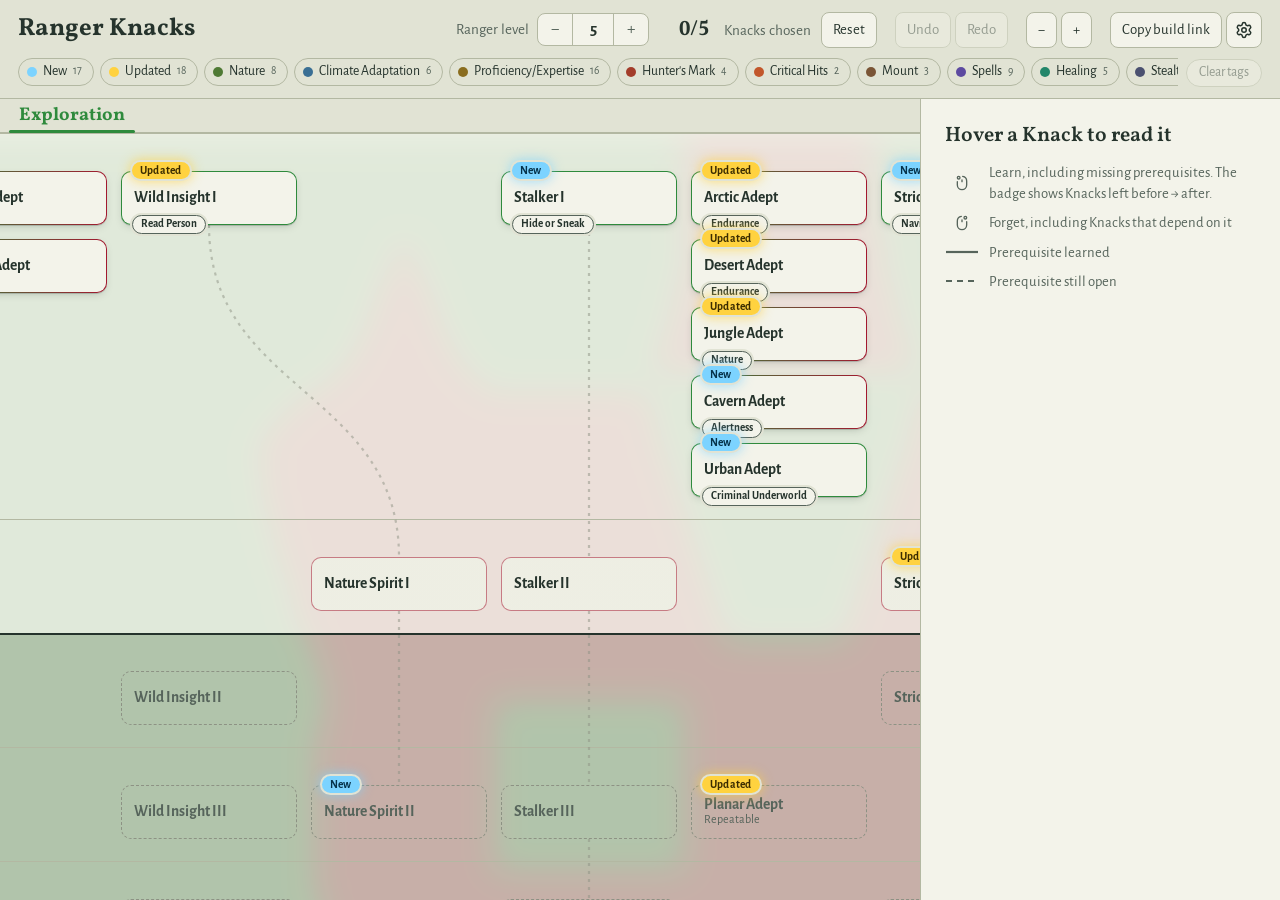
<file: knack-tree (33).html>
<!DOCTYPE html>
<html lang="en">
<head>
<meta charset="utf-8">
<meta name="viewport" content="width=device-width, initial-scale=1, viewport-fit=cover">
<title>Ranger Knacks</title>
<link rel="preconnect" href="https://fonts.googleapis.com">
<link rel="preconnect" href="https://fonts.gstatic.com" crossorigin>
<link href="https://fonts.googleapis.com/css2?family=Alegreya+Sans:ital,wght@0,400;0,500;0,700;1,400;1,500;1,700&family=Vollkorn:wght@500;600;700&display=swap" rel="stylesheet">
<style>
:root {
  --updated: #ffd23f; --updated-ink: #3b2c00;
  --chev: url("data:image/svg+xml,%3Csvg%20xmlns%3D%22http%3A//www.w3.org/2000/svg%22%20width%3D%2216%22%20height%3D%2216%22%20viewBox%3D%220%200%2024%2024%22%20fill%3D%22none%22%20stroke%3D%22%2356645b%22%20stroke-width%3D%222.2%22%20stroke-linecap%3D%22round%22%20stroke-linejoin%3D%22round%22%3E%3Cpath%20d%3D%22m6%209%206%206%206-6%22/%3E%3C/svg%3E");
  --link-spell: #7a3fb0; --link-item: #99650f; --link-rule: #1c6db5; --link-beast: #16757b; --link-feat: #a8327a;
  --new: #7cd3ff; --new-ink: #06324a;
  --paper: #e1e3d4; --paper-2: #f3f3ea; --paper-3: #d2d5c2; --ink: #25332c; --ink-soft: #56645b;
  --rule: #b3b8a2; --locked: #8d9284; --danger: #b3261e; --gain: #237a3b; --focus: #1d5fa8;
  --reached: rgba(255, 255, 250, .55); --unreached: rgba(37, 51, 44, .07);
  --shadow: 0 1px 0 rgba(37, 51, 44, .18), 0 3px 10px -4px rgba(37, 51, 44, .35);
  --serif: "Vollkorn", "Iowan Old Style", Georgia, serif;
  --sans: "Alegreya Sans", "Gill Sans", "Segoe UI", system-ui, sans-serif;
  color-scheme: light;
}
@media (prefers-color-scheme: dark) {
  :root:not([data-theme="light"]) {
    --chev: url("data:image/svg+xml,%3Csvg%20xmlns%3D%22http%3A//www.w3.org/2000/svg%22%20width%3D%2216%22%20height%3D%2216%22%20viewBox%3D%220%200%2024%2024%22%20fill%3D%22none%22%20stroke%3D%22%23a3ad9f%22%20stroke-width%3D%222.2%22%20stroke-linecap%3D%22round%22%20stroke-linejoin%3D%22round%22%3E%3Cpath%20d%3D%22m6%209%206%206%206-6%22/%3E%3C/svg%3E"); --link-spell: #cfa3f5; --link-item: #e7b75c; --link-rule: #7fbcf2; --link-beast: #72d3d8; --link-feat: #f39ccb; --paper: #1b221e; --paper-2: #252e28; --paper-3: #2f3933; --ink: #e2e6da; --ink-soft: #a3ad9f;
    --rule: #46524a; --locked: #7c8578; --danger: #ef6b61; --gain: #6fcf86; --focus: #7fb2ff;
    --reached: rgba(255, 255, 255, .05); --unreached: rgba(0, 0, 0, .28);
    --shadow: 0 1px 0 rgba(0,0,0,.4), 0 4px 12px -4px rgba(0,0,0,.6); color-scheme: dark;
  }
}
:root[data-theme="dark"] {
  --chev: url("data:image/svg+xml,%3Csvg%20xmlns%3D%22http%3A//www.w3.org/2000/svg%22%20width%3D%2216%22%20height%3D%2216%22%20viewBox%3D%220%200%2024%2024%22%20fill%3D%22none%22%20stroke%3D%22%23a3ad9f%22%20stroke-width%3D%222.2%22%20stroke-linecap%3D%22round%22%20stroke-linejoin%3D%22round%22%3E%3Cpath%20d%3D%22m6%209%206%206%206-6%22/%3E%3C/svg%3E"); --link-spell: #cfa3f5; --link-item: #e7b75c; --paper: #1b221e; --paper-2: #252e28; --paper-3: #2f3933; --ink: #e2e6da; --ink-soft: #a3ad9f;
  --rule: #46524a; --locked: #7c8578; --danger: #ef6b61; --gain: #6fcf86; --focus: #7fb2ff;
  --reached: rgba(255, 255, 255, .05); --unreached: rgba(0, 0, 0, .28);
  --shadow: 0 1px 0 rgba(0,0,0,.4), 0 4px 12px -4px rgba(0,0,0,.6); color-scheme: dark;
}
* { box-sizing: border-box; }
:root { padding-top: env(safe-area-inset-top, 0px); padding-bottom: env(safe-area-inset-bottom, 0px); }
html, body { height: 100%; margin: 0; }
body { background: var(--paper); color: var(--ink); font: 16px/1.45 var(--sans); display: grid; grid-template-rows: auto 1fr; grid-template-columns: minmax(0, 1fr); overflow: hidden; }
button { font: inherit; color: inherit; }
strong, b { font-weight: 700; }
strong em, em strong, b em, em b { font-weight: 700; font-style: italic; }
body { font-synthesis: weight style; }
:focus-visible { outline: 2.5px solid var(--focus); outline-offset: 2px; }
svg.i { width: 16px; height: 16px; flex: none; }

/* ---------- top bar ---------- */
.bar { display: flex; flex-wrap: wrap; align-items: center; gap: 10px 18px; padding: 12px 18px 10px; border-bottom: 1px solid var(--rule); position: relative; z-index: 5; background: var(--paper); }
.bar h1 { font: 700 1.55rem/1 var(--serif); margin: 0 auto 0 0; }
.field { display: flex; align-items: center; gap: 8px; }
.field > span { color: var(--ink-soft); font-size: .95rem; }
.stepper { display: inline-flex; border: 1px solid var(--rule); border-radius: 8px; overflow: hidden; background: var(--paper-2); }
.stepper button { width: 34px; border: 0; background: transparent; cursor: pointer; font-size: 1.1rem; line-height: 1; }
.stepper button:hover { background: var(--paper-3); }
.stepper input { width: 42px; text-align: center; border: 0; border-left: 1px solid var(--rule); border-right: 1px solid var(--rule); background: transparent; font: 700 1.05rem var(--sans); color: var(--ink); padding: 6px 0; }
.tally { font-size: .95rem; color: var(--ink-soft); white-space: nowrap; }
.tally b { font: 700 1.3rem var(--serif); color: var(--ink); font-variant-numeric: tabular-nums lining-nums; }
.tally .n { display: inline-block; min-width: 1.1em; text-align: right; }
.tally .n + .n { text-align: left; }
.tally.over b { color: var(--danger); }
.group { display: flex; gap: 4px; }
.btn { border: 1px solid var(--rule); background: var(--paper-2); border-radius: 8px; padding: 6px 11px; cursor: pointer; font-size: .93rem; }
.btn:hover:not(:disabled) { background: var(--paper-3); }
.btn:disabled { opacity: .4; cursor: default; }
.btn.icon { padding: 6px 8px; display: inline-flex; align-items: center; justify-content: center; }
.btn svg.i { width: 18px; height: 18px; }
.tally-group { align-items: center; gap: 10px; }
.tagrow { display: flex; align-items: center; gap: 8px; width: 100%; }
.tags { display: flex; gap: 6px; overflow-x: auto; flex: 1; min-width: 0; padding-bottom: 2px; scrollbar-width: thin; }
.chip { flex: none; display: inline-flex; align-items: center; gap: 6px; border: 1px solid var(--rule); border-radius: 999px; padding: 3px 11px 3px 8px; background: transparent; cursor: pointer; font-size: .86rem; }
.chip i { width: 10px; height: 10px; border-radius: 50%; background: var(--c); }
.chip small { color: var(--ink-soft); }
.chip[aria-pressed="true"] { background: var(--c); border-color: var(--c); color: #fff; }
.chip[aria-pressed="true"] i { background: #fff; }
.chip[aria-pressed="true"] small { color: rgba(255,255,255,.8); }
#clearTags { flex: none; border-radius: 999px; padding: 3px 12px; font-size: .86rem; }
.notice { position: absolute; left: 12px; top: calc(100% + 8px); margin: 0; max-width: min(640px, calc(100% - 24px)); padding: 6px 12px; border-radius: 8px; background: var(--paper-2); border: 1.5px solid var(--danger); color: var(--danger); font-size: .92rem; box-shadow: var(--shadow); z-index: 6; }
.notice:empty { display: none; }

/* ---------- tree ---------- */
.main { display: grid; grid-template-columns: 1fr 360px; min-height: 0; }
.scroller { overflow: auto; position: relative; min-height: 0; overscroll-behavior: contain; }
.canvas { position: relative; }
.heads { position: sticky; top: 0; z-index: 4; height: 34px; background: var(--paper); border-bottom: 1px solid var(--rule); }
.pillar { position: absolute; top: 0; height: 34px; display: flex; align-items: center; transform: translateX(-50%); padding: 0 10px; font: 700 1.15rem/1 var(--serif); white-space: nowrap; color: var(--c); }
.pillar::after { content: ""; position: absolute; left: 0; right: 0; bottom: 0; height: 3px; border-radius: 2px; background: var(--c); }
.territory { position: absolute; left: 0; top: 0; opacity: .2; filter: blur(16px); image-rendering: auto; pointer-events: none; }
.band { z-index: 0; }
.band.reached { background: transparent; }
.lanehead { position: absolute; top: 34px; height: 26px; display: flex; align-items: center; justify-content: center; font-size: .84rem; color: var(--ink-soft); white-space: nowrap; overflow: hidden; text-overflow: ellipsis; }
.body { position: relative; overflow: hidden; }
.sectioncol { position: absolute; top: 0; bottom: 0; background: var(--c); opacity: .06; border-radius: 0 0 12px 12px; }
.band { position: absolute; left: 0; right: 0; border-top: 1px solid var(--rule); }
.band.reached { background: var(--reached); }
.band.unreached { background: var(--unreached); }
.band.threshold { border-top: 2px solid var(--ink); }
.band-label { position: sticky; left: 0; display: inline-flex; align-items: baseline; gap: 5px; margin: 5px 0 0 8px; padding: 1px 10px 2px; z-index: 2; border-radius: 999px; background: color-mix(in srgb, var(--paper) 88%, transparent); border: 1px solid var(--rule); }
.band-label span { font-size: .8rem; color: var(--ink-soft); }
.band-label strong { font: 700 1.1rem/1.2 var(--serif); }
.band.threshold .band-label { border-color: var(--ink); }
.band.unreached .band-label strong { color: var(--locked); font-weight: 500; }
.band.threshold .band-label::after { content: "next"; font-size: .75rem; color: var(--ink-soft); }
svg.lines { position: absolute; inset: 0; overflow: visible; pointer-events: none; }
.edge { fill: none; stroke-width: 2.2; }
.edge.met { stroke: var(--c); }
.edge.open { stroke: var(--c); opacity: .6; stroke-dasharray: 6 5; }
.edge.locked { stroke: var(--locked); opacity: .5; stroke-dasharray: 3 5; }
.edge.preview { stroke: var(--gain); opacity: 1; stroke-dasharray: none; stroke-width: 3; }
.edge.preview-forget { stroke: var(--danger); opacity: 1; stroke-dasharray: none; stroke-width: 3; }

.node {
  position: absolute; display: flex; align-items: center; gap: 8px; padding: 6px 12px;
  border-radius: 10px; cursor: pointer; border: 1.5px solid transparent;
  background: linear-gradient(var(--paper-2), var(--paper-2)) padding-box, linear-gradient(90deg, var(--c), var(--c2)) border-box;
  box-shadow: var(--shadow); user-select: none; -webkit-user-select: none; -webkit-touch-callout: none;
  transition: background .15s, color .15s, opacity .15s;
}
.node > * { pointer-events: none; }
.node .nm { font-weight: 700; line-height: 1.12; font-size: .97rem; flex: 1; min-width: 0; }
.node .sub { display: block; font-weight: 400; font-size: .76rem; color: var(--ink-soft); }
.node .extra { display: flex; gap: 3px; align-items: center; }
.node .pip { width: 8px; height: 8px; border-radius: 50%; border: 1.5px solid currentColor; opacity: .75; }
.node .pip.on { background: currentColor; opacity: 1; }
.node .count { font: 700 .95rem var(--serif); }
.node .new { position: absolute; top: -10px; left: 10px; padding: 0 8px; border-radius: 999px; background: var(--new); color: var(--new-ink); font-size: .72rem; font-weight: 700; line-height: 1.55; letter-spacing: .02em; box-shadow: 0 0 0 2px var(--paper), 0 0 12px 2px color-mix(in srgb, var(--new) 70%, transparent); }
.node .skill, .editor .node-demo .skill { position: absolute; bottom: -10px; left: 10px; max-width: calc(100% - 20px); overflow: hidden; text-overflow: ellipsis; white-space: nowrap;
  padding: 0 8px; border-radius: 999px; background: var(--paper-2); color: var(--ink); border: 1px solid var(--ink-soft); font-size: .7rem; font-weight: 700; line-height: 1.5; font-style: normal;
  box-shadow: 0 0 0 2px var(--paper); pointer-events: none; }
.node.learned .skill { background: #fff; color: #1d2621; border-color: #fff; }
.node.locked .skill { color: var(--ink-soft); border-style: dashed; }
.node .new.status-updated, .editor .node-demo .new.status-updated { background: var(--updated); color: var(--updated-ink); box-shadow: 0 0 0 2px var(--paper), 0 0 12px 2px color-mix(in srgb, var(--updated) 70%, transparent); }
.newflag.status-updated, .editor .item .newdot.status-updated { background: var(--updated) !important; color: var(--updated-ink) !important; }
.chip.newchip.status-updated i { background: var(--updated); }
.chip.newchip.status-updated[aria-pressed="true"] { background: var(--updated); border-color: var(--updated); color: var(--updated-ink); }
.chip.newchip.status-updated[aria-pressed="true"] i { background: var(--updated-ink); }
.panel .newflag, .editor .newflag { display: inline-block; vertical-align: middle; margin-left: 8px; padding: 0 8px; border-radius: 999px; background: var(--new); color: var(--new-ink); font: 700 .75rem/1.6 var(--sans); }
.chip.newchip i { background: var(--new); }
.chip.newchip[aria-pressed="true"] { background: var(--new); border-color: var(--new); color: var(--new-ink); }
.chip.newchip[aria-pressed="true"] i { background: var(--new-ink); }
.node.learned { background: linear-gradient(90deg, var(--c), var(--c2)) border-box; color: #fff; }
.node.learned .sub { color: rgba(255,255,255,.82); }
.node.reachable { background: linear-gradient(color-mix(in srgb, var(--paper-2) 70%, var(--paper)), color-mix(in srgb, var(--paper-2) 70%, var(--paper))) padding-box, linear-gradient(90deg, color-mix(in srgb, var(--c) 50%, transparent), color-mix(in srgb, var(--c2) 50%, transparent)) border-box; box-shadow: none; }
.node.locked { border: 1.5px dashed var(--locked); background: transparent; box-shadow: none; color: var(--ink-soft); }
.node.preview { box-shadow: 0 0 0 3px var(--paper), 0 0 0 5px var(--gain); }
.node.preview-forget { box-shadow: 0 0 0 3px var(--paper), 0 0 0 5px var(--danger); }
.node.invalid { outline: 2.5px solid var(--danger); outline-offset: 2px; }
.node.dim { opacity: .25; }

/* hover hint: which click does what, and what it costs */
.acts { position: absolute; z-index: 6; display: none; gap: 4px; transform: translate(-100%, calc(-100% + 3px)); pointer-events: none; }
.acts.on { display: flex; }
.act { display: inline-flex; align-items: center; gap: 3px; padding: 2px 8px 2px 5px; border-radius: 999px; background: var(--paper-2); border: 1.5px solid currentColor; font-weight: 700; font-size: .85rem; box-shadow: var(--shadow); }
.act.learn { color: var(--gain); }
.act.forget { color: var(--danger); }
.act.no { color: var(--locked); }
.act.no b { text-decoration: line-through; }
.act b, .panel-actions b { font-variant-numeric: tabular-nums; white-space: nowrap; }

/* ---------- panel ---------- */
.panel { border-left: 1px solid var(--rule); overflow: auto; padding: 22px 24px 28px; background: var(--paper-2); }
.panel .empty { color: var(--ink-soft); }
.panel .empty h2 { font: 600 1.3rem var(--serif); color: var(--ink); margin: 0 0 12px; }
.legend { display: grid; grid-template-columns: 34px 1fr; gap: 8px 10px; align-items: center; font-size: .92rem; margin: 0; }
.legend dt { display: flex; justify-content: center; }
.legend dd { margin: 0; }
.legend svg.line { width: 34px; height: 8px; }
.legend .sw { width: 30px; height: 18px; border-radius: 5px; border: 1.5px solid var(--ink-soft); }
.panel h2.title { font: 700 1.7rem/1.1 var(--serif); margin: 0 0 4px; }
.where { display: block; color: var(--c); font-weight: 700; font-size: .9rem; margin-bottom: 10px; }
.ptags { display: flex; flex-wrap: wrap; gap: 5px; margin: 0 0 14px; }
.ptags .chip { font-size: .8rem; padding: 2px 9px 2px 7px; cursor: default; }
.facts { display: grid; grid-template-columns: auto 1fr; gap: 4px 14px; margin: 0 0 16px; font-size: .93rem; }
.facts dt { color: var(--ink-soft); }
.facts dd { margin: 0; }
.klinks { display: flex; flex-wrap: wrap; gap: 6px; }
.klink { display: inline-flex; align-items: center; gap: 6px; padding: 3px 10px 3px 7px; border-radius: 8px; cursor: pointer; font: 700 .88rem/1.3 var(--sans); color: var(--ink);
  border: 1.5px solid transparent; background: linear-gradient(var(--paper), var(--paper)) padding-box, linear-gradient(90deg, var(--c), var(--c2)) border-box; box-shadow: var(--shadow); transition: transform .12s, background .12s; }
.klink svg.i { width: 14px; height: 14px; color: var(--c); }
.klink:hover, .klink:focus-visible { transform: translateY(-1px); background: linear-gradient(color-mix(in srgb, var(--c) 14%, var(--paper)), color-mix(in srgb, var(--c2) 14%, var(--paper))) padding-box, linear-gradient(90deg, var(--c), var(--c2)) border-box; }
.klink.learned { color: #fff; background: linear-gradient(90deg, var(--c), var(--c2)) border-box; }
.klink.learned svg.i { color: #fff; }
.node.spot { outline: 3px solid var(--ink); outline-offset: 3px; z-index: 3; }
.facts dd { align-self: center; }
.rules p { margin: 0 0 .8em; }
.rules ul { margin: 0 0 .8em; padding-left: 1.2em; }
.rules li { margin-bottom: .35em; }
.rules table { border-collapse: collapse; margin: 4px 0 14px; font-size: .92rem; }
.rules th, .rules td { text-align: left; padding: 4px 16px 4px 0; border-bottom: 1px solid var(--rule); }
.rules p.prereq { margin: 0 0 .6em; }
li > p.li-p { margin: .4em 0 0; }
.tbl-name { margin: 10px 0 2px !important; font-weight: 700; color: var(--ink-soft); }
.spellcard .tbl-name { color: inherit; opacity: .7; }
.spellcard table { border-collapse: collapse; width: 100%; margin: 2px 0 10px; font-size: .92rem; }
.spellcard th { text-align: left; font-weight: 700; padding: 3px 10px 3px 4px; vertical-align: bottom; }
.spellcard td { text-align: left; padding: 3px 10px 3px 4px; }
.spellcard tbody tr:nth-child(odd) { background: color-mix(in srgb, var(--sc-note) 45%, transparent); }
.clarify { margin: 16px 0 0; padding: 12px 14px 4px; border-radius: 10px; background: color-mix(in srgb, var(--c, var(--ink)) 8%, var(--paper-2)); border: 1px solid color-mix(in srgb, var(--c, var(--ink)) 35%, transparent); border-left-width: 4px; font-size: .95rem; }
.oldrules { margin: 22px 0 0; padding-top: 12px; border-top: 1px dashed var(--rule); }
.oldrules h3 { font: 600 1rem/1.2 var(--serif); margin: 0 0 8px; color: var(--ink-soft); }
.oldrules .rules { color: var(--ink-soft); }
.clarify h3 { font: 600 1rem/1.2 var(--serif); margin: 0 0 6px; color: var(--c, var(--ink)); }
.clarify p { margin: 0 0 .7em; }
.clarify ul { margin: 0 0 .7em; padding-left: 1.2em; }
.status { font-size: .93rem; padding: 10px 12px; border-radius: 8px; background: var(--paper-3); margin: 18px 0 0; }
.status.bad { color: var(--danger); }
.panel-actions { display: flex; flex-wrap: wrap; gap: 8px; margin-top: 16px; }
.panel-actions .btn { display: inline-flex; align-items: center; gap: 6px; padding: 9px 16px; font-weight: 700; }
.panel-actions .learn { color: var(--gain); border-color: currentColor; }
.panel-actions .forget { color: var(--danger); border-color: currentColor; }
.close { display: none; }

.drop { position: fixed; inset: 0; z-index: 20; display: none; place-items: center; background: color-mix(in srgb, var(--paper) 85%, transparent); font: 600 1.4rem var(--serif); border: 3px dashed var(--ink); }
.drop.on { display: grid; }
.toast { position: fixed; left: 50%; bottom: calc(18px + env(safe-area-inset-bottom, 0px)); transform: translateX(-50%); background: var(--ink); color: var(--paper); padding: 8px 16px; border-radius: 8px; font-size: .93rem; opacity: 0; transition: opacity .2s; pointer-events: none; z-index: 30; max-width: 90vw; }
.toast.on { opacity: 1; }

/* spell links + card */
.spell { font: inherit; border: 0; padding: 0; background: none; color: var(--ref, var(--ink)); font-style: italic; text-decoration: underline dotted; text-decoration-thickness: 1.5px; text-underline-offset: 3px; cursor: help; }
.spell .ref-ic { display: inline-block; width: .95em; height: .95em; margin-right: .2em; vertical-align: -.13em; font-style: normal; }
.spell .ref-ic svg { width: 100%; height: 100%; display: block; }
.spell.ref-spell { --ref: var(--link-spell); }
.spell.ref-item { --ref: var(--link-item); text-decoration-style: dashed; }
.spell.ref-rule { --ref: var(--link-rule); text-decoration-style: solid; text-decoration-thickness: 1px; }
.spell.ref-bestiary { --ref: var(--link-beast); text-decoration-style: double; }
.spell.ref-feat { --ref: var(--link-feat); text-decoration-style: dotted; text-decoration-thickness: 2px; }
.spell.missing { --ref: var(--danger); text-decoration: underline wavy; cursor: default; }
.spellcard .spell.ref-spell { --ref: #6b2fa0; } .spellcard .spell.ref-item { --ref: #8a5a00; } .spellcard .spell.ref-rule { --ref: #175f9f; } .spellcard .spell.ref-bestiary { --ref: #13676c; } .spellcard .spell.ref-feat { --ref: #9a2a6c; }
.spellcard {
  --sc-bg: #fdf1dc; --sc-ink: #2b2118; --sc-title: #822000; --sc-edge: #e69a28; --sc-note: #dfb997;
  position: fixed; z-index: 40; width: min(400px, calc(100vw - 16px)); max-height: calc(100vh - 16px); overflow: auto;
  background: var(--sc-bg); color: var(--sc-ink); border-top: 5px solid var(--sc-edge); border-bottom: 5px solid var(--sc-edge);
  padding: 10px 16px 12px; box-shadow: 0 10px 34px -10px rgba(0,0,0,.5); font-size: .95rem; line-height: 1.4; display: none; pointer-events: none;
}
.spellcard.on { display: block; }
.spellcard.pinned { pointer-events: auto; }
@media (prefers-color-scheme: dark) { :root:not([data-theme="light"]) .spellcard { --sc-bg: #2d251b; --sc-ink: #ece0c8; --sc-title: #f0a38a; --sc-edge: #c9821f; --sc-note: #4a3a26; } }
:root[data-theme="dark"] .spellcard { --sc-bg: #2d251b; --sc-ink: #ece0c8; --sc-title: #f0a38a; --sc-edge: #c9821f; --sc-note: #4a3a26; }
.sc-head { display: flex; align-items: baseline; justify-content: space-between; gap: 12px; margin-bottom: 4px; }
.sc-name { font: 600 1.45rem/1.1 var(--serif); font-variant: small-caps; color: var(--sc-title); margin: 0; }
.sc-src { font: 500 1.3rem/1 var(--serif); color: var(--sc-edge); white-space: nowrap; }
.sc-src abbr { text-decoration: underline dotted; text-decoration-thickness: 1.5px; text-underline-offset: 4px; cursor: help; }
.sc-type { font-style: italic; margin: 0 0 6px; }
.sc-stats { margin: 0 0 8px; }
.sc-stats div b { font-weight: 500; }
.spellcard p { margin: 0 0 .6em; }
.spellcard ul { margin: 0 0 .6em; padding-left: 1.2em; }
.spellcard > :last-child { margin-bottom: 0; }
.spellcard.wide { width: min(640px, calc(100vw - 16px)); }
/* Standalone card windows */
.cardwin { position: fixed; z-index: 55; width: min(420px, calc(100vw - 16px)); display: flex; flex-direction: column; box-shadow: 0 16px 44px -12px rgba(0,0,0,.55); border-radius: 3px; overflow: hidden; }
.cardwin.wide { width: min(660px, calc(100vw - 16px)); }
.cardwin.dragging { opacity: .92; }
.cw-bar { display: flex; align-items: center; gap: 8px; padding: 4px 6px 4px 12px; background: #d99a3a; color: #6b1d00; cursor: grab; user-select: none; touch-action: none; }
.cardwin.dragging .cw-bar { cursor: grabbing; }
.cw-kind { font: 700 .72rem/1 var(--sans); text-transform: uppercase; letter-spacing: .06em; opacity: .75; }
.cw-name { flex: 1; min-width: 0; font: 700 .95rem/1.2 var(--serif); font-variant: small-caps; white-space: nowrap; overflow: hidden; text-overflow: ellipsis; }
.cw-close { border: 0; background: transparent; color: inherit; width: 26px; height: 26px; display: grid; place-items: center; border-radius: 5px; cursor: pointer; padding: 0; }
.cw-close:hover, .cw-close:focus-visible { background: rgba(255,255,255,.35); }
.cw-close svg { width: 16px; height: 16px; }
.cardwin .spellcard.cw-body { position: static; display: block; width: auto; max-height: min(72vh, 680px); overflow: auto; pointer-events: auto; box-shadow: none; border-top: 0; }
.cardwin .spellcard.cw-body .spell { cursor: pointer; }
@media (prefers-color-scheme: dark) { :root:not([data-theme="light"]) .cw-bar { background: #a86d1c; color: #fff1dc; } }
:root[data-theme="dark"] .cw-bar { background: #a86d1c; color: #fff1dc; }
.editor .spellcard.static.wide { width: auto; }
@media (min-width: 1401px) { .ed-main.wide-preview { grid-template-columns: 300px minmax(0, 1fr) 640px; } }
@media (min-width: 1181px) and (max-width: 1400px) { .ed-main.wide-preview { grid-template-columns: 250px minmax(0, 1fr) 600px; } }
.bs-type { margin-bottom: 8px; }
.bs-top { display: grid; grid-template-columns: repeat(auto-fit, minmax(84px, 1fr)); gap: 4px 14px; padding: 8px 0; border-top: 2px solid var(--sc-edge); border-bottom: 2px solid var(--sc-edge); margin-bottom: 8px; }
.bs-top > div { display: flex; flex-direction: column; }
.bs-lab { font-weight: 700; font-size: .85rem; color: var(--sc-title); }
.bs-abs { display: grid; grid-template-columns: repeat(3, minmax(0, 1fr)); gap: 6px; margin: 0 0 10px; }
.bs-ab { border-collapse: collapse; width: 100%; font-size: .9rem; background: color-mix(in srgb, var(--sc-note) 45%, transparent); }
.bs-ab thead th { font-size: .66rem; font-weight: 700; letter-spacing: .04em; text-transform: uppercase; opacity: .75; text-align: center; padding: 2px 0 0; }
.bs-ab tbody th { font: 700 .95rem var(--serif); font-variant: small-caps; text-align: left; padding: 2px 6px; }
.bs-ab td { text-align: center; padding: 2px 4px; font-variant-numeric: tabular-nums; }
.bs-ab td.prof { font-weight: 700; }
.bs-line { margin: 0 0 .3em !important; }
.bs-line b { font-weight: 700; color: var(--sc-title); }
.bs-sec { font: 600 1.15rem/1.2 var(--serif); font-variant: small-caps; color: var(--sc-title); margin: 12px 0 6px; padding-bottom: 2px; border-bottom: 1.5px solid var(--sc-title); }
.ic-row { display: flex; justify-content: space-between; align-items: flex-end; gap: 16px; margin: 2px 0 0; }
.ic-props { text-align: right; }
.ic-rule { border: 0; border-top: 3px solid var(--sc-title); margin: 8px 0 10px; }
/* Notes are their own band: full card width, running into the bottom bar. */
.sc-notes { margin: 12px -16px -12px; padding: 9px 16px 5px; background: var(--sc-note); border-top: 1px solid color-mix(in srgb, var(--sc-edge) 55%, transparent); }
.spellcard > .sc-notes:last-child { margin-bottom: -12px; }
.sc-notes p { margin: 0 0 .6em; }

/* ---------- editor overlay ---------- */
[hidden] { display: none !important; }
.overlay { position: fixed; inset: 0; z-index: 50; background: rgba(20, 28, 24, .45); display: grid; padding: calc(12px + env(safe-area-inset-top, 0px)) 12px calc(12px + env(safe-area-inset-bottom, 0px)); }
.editor { background: var(--paper); border-radius: 14px; box-shadow: 0 24px 60px -20px rgba(0,0,0,.6); display: grid; grid-template-rows: auto 1fr; min-height: 0; overflow: hidden; }
/* The hover preview always sits above card windows, however many times they have been raised. */
#spellcard { z-index: 2147483000; }
.ed-bar { display: flex; flex-wrap: wrap; align-items: center; gap: 10px 12px; padding: 12px 16px; border-bottom: 1px solid var(--rule); }
.ed-bar h2 { font: 700 1.4rem/1 var(--serif); margin: 0; }
.ed-status { font-size: .9rem; color: var(--ink-soft); margin-right: auto; }
.ed-status.dirty { color: #9a6a00; }
.ed-status b { font-weight: 700; color: var(--ink); }
.btn.primary { background: var(--ink); color: var(--paper); border-color: var(--ink); display: inline-flex; align-items: center; gap: 6px; }
.btn.primary:hover:not(:disabled) { background: var(--ink); filter: brightness(1.2); }
#ed-import { display: inline-flex; align-items: center; gap: 6px; }
.split { position: relative; display: inline-flex; }
.split > .btn:first-child { border-radius: 8px 0 0 8px; }
.split .caret { border-radius: 0 8px 8px 0; border-left: 1px solid color-mix(in srgb, var(--paper) 35%, transparent); padding: 6px 6px; }
.menu { position: absolute; right: 0; top: calc(100% + 6px); z-index: 5; min-width: 240px; background: var(--paper-2); border: 1px solid var(--rule); border-radius: 10px; box-shadow: var(--shadow); padding: 5px; display: grid; }
.menu button { text-align: left; border: 0; background: transparent; padding: 8px 12px; border-radius: 7px; cursor: pointer; font-size: .93rem; }
.menu button:hover, .menu button:focus-visible { background: var(--paper-3); }
.btn.danger { color: var(--danger); border-color: currentColor; }
.btn.small { padding: 3px 9px; font-size: .85rem; }

.ed-main { display: grid; grid-template-columns: 300px minmax(0, 1fr) 380px; min-height: 0; }
.editor .side { border-right: 1px solid var(--rule); display: flex; flex-direction: column; min-height: 0; }
.editor .tabs { display: grid; grid-template-columns: repeat(4, 1fr); border-bottom: 1px solid var(--rule); }
.editor .tabs button { flex: 1 1 auto; white-space: nowrap; border: 0; background: transparent; padding: 9px 2px; font-size: .85rem; cursor: pointer; border-bottom: 3px solid transparent; font-weight: 700; color: var(--ink-soft); }
.editor .tabs button[aria-selected="true"] { color: var(--ink); border-bottom-color: var(--ink); }
.editor .tabs small { font-weight: 400; }
.editor .side-tools { display: flex; gap: 6px; padding: 10px; }
.editor .side-tools input { flex: 1; min-width: 0; border: 1px solid var(--rule); border-radius: 8px; padding: 6px 10px; background: var(--paper-2); }
.editor .list { overflow: auto; flex: 1; padding: 0 6px 16px; }
.editor .list h3 { font: 600 .95rem var(--serif); margin: 14px 8px 4px; color: var(--c, var(--ink)); }
.editor .item { display: flex; align-items: center; gap: 8px; width: 100%; text-align: left; border: 0; background: transparent; padding: 6px 8px; border-radius: 8px; cursor: pointer; }
.editor .item:hover { background: var(--paper-3); }
.editor .item[aria-current="true"] { background: var(--paper-2); box-shadow: inset 3px 0 0 var(--c, var(--ink)); }
.editor .item .dot { width: 9px; height: 9px; border-radius: 50%; flex: none; background: linear-gradient(90deg, var(--c) 50%, var(--c2) 50%); }
.editor .item .nm { flex: 1; min-width: 0; overflow: hidden; text-overflow: ellipsis; white-space: nowrap; }
.editor .item .lv { font-size: .8rem; color: var(--ink-soft); font-variant-numeric: tabular-nums; }
.editor .item.kind-spell { --c: var(--link-spell); }
.editor .item.kind-item { --c: var(--link-item); }
.editor .item.kind-rule { --c: var(--link-rule); }
.editor .item.kind-bestiary { --c: var(--link-beast); }
.editor .item.kind-feat { --c: var(--link-feat); }
.editor .item.kind-feat .nm { color: var(--c); font-style: italic; }
.editor .tabs button[data-tab="feats"][aria-selected="true"] { border-bottom-color: var(--link-feat); color: var(--link-feat); }
.editor .item.kind-rule .nm, .editor .item.kind-bestiary .nm { color: var(--c); font-style: italic; }
.editor .tabs button[data-tab="rules"][aria-selected="true"] { border-bottom-color: var(--link-rule); color: var(--link-rule); }
.editor .tabs button[data-tab="bestiary"][aria-selected="true"] { border-bottom-color: var(--link-beast); color: var(--link-beast); }
.editor .abil-grid { display: grid; grid-template-columns: repeat(3, minmax(0, 1fr)); gap: 12px 16px; }
.editor .abil { display: flex; flex-direction: column; gap: 4px; }
.editor .abil-name { font: 700 .95rem var(--serif); font-variant: small-caps; }
.editor .item.kind-spell .nm, .editor .item.kind-item .nm { color: var(--c); font-style: italic; }
.editor .tabs button[data-tab="spells"][aria-selected="true"] { border-bottom-color: var(--link-spell); color: var(--link-spell); }
.editor .tabs button[data-tab="items"][aria-selected="true"] { border-bottom-color: var(--link-item); color: var(--link-item); }
.editor .miss-head { color: var(--danger) !important; }
.editor .item.missing-row .nm { color: var(--danger); font-style: italic; text-decoration: underline wavy; text-decoration-thickness: 1px; text-underline-offset: 3px; }
.editor .item.missing-row { --c: var(--danger); }
.editor .item .anytype { font-size: .72rem; padding: 0 6px; border-radius: 999px; border: 1px solid var(--rule); color: var(--ink-soft); }
.editor .item .flag { font-size: .78rem; font-weight: 700; }
.editor .flag.error { color: var(--danger); }
.editor .flag.warn { color: #9a6a00; }
.editor .item .newdot { font-size: .68rem; font-weight: 700; padding: 0 6px; border-radius: 999px; background: var(--new); color: var(--new-ink); }

.editor .form { overflow: auto; padding: 22px 28px 60px; min-height: 0; }
.editor .form h2 { font: 700 1.7rem/1.1 var(--serif); margin: 0 0 4px; }
.editor .form .sub { color: var(--ink-soft); margin: 0 0 18px; font-size: .93rem; }
.editor .issues { margin: 0 0 18px; padding: 0; list-style: none; display: grid; gap: 6px; max-width: 760px; }
.editor .issues li { padding: 7px 12px; border-radius: 8px; background: var(--paper-2); border-left: 4px solid #9a6a00; font-size: .93rem; display: flex; gap: 10px; align-items: center; justify-content: space-between; }
.editor .issues li.error { border-left-color: var(--danger); }
.editor .grid { display: grid; grid-template-columns: repeat(2, minmax(0, 1fr)); gap: 14px 18px; max-width: 760px; }
.editor .grid .wide { grid-column: 1 / -1; }
.editor .field { display: flex; flex-direction: column; align-items: stretch; gap: 5px; min-width: 0; text-align: left; }
.editor input, .editor select, .editor textarea { font: inherit; color: inherit; }
.editor select { -webkit-appearance: none; appearance: none; background-image: var(--chev) !important; background-repeat: no-repeat !important; background-position: right 12px center !important; background-size: 16px !important; padding-right: 38px !important; cursor: pointer; }
.editor select::-ms-expand { display: none; }
.editor .field > label { font-weight: 700; font-size: .92rem; }
.editor .field .hint, .editor .hint { font-size: .83rem; color: var(--ink-soft); }
.editor .field input[type="text"], .editor .field select, .editor .field textarea { border: 1px solid var(--rule); border-radius: 8px; padding: 7px 10px; background: var(--paper-2); width: 100%; }
.editor .field textarea { min-height: calc(4 * 1.5em + 16px); resize: none; overflow: hidden; line-height: 1.5; field-sizing: content; }
.editor .field textarea.short { min-height: calc(2 * 1.5em + 16px); }
.editor .row { display: flex; gap: 8px; align-items: center; flex-wrap: wrap; }
.editor .check { display: inline-flex; align-items: center; gap: 6px; cursor: pointer; font-size: .95rem; }
.editor .check input { width: 17px; height: 17px; accent-color: var(--ink); }
.editor .stepper { align-self: flex-start; }
.editor .stepper input { width: 46px !important; border: 0 !important; border-left: 1px solid var(--rule) !important; border-right: 1px solid var(--rule) !important; border-radius: 0 !important; background: transparent !important; padding: 6px 0 !important; }
.editor .coins { gap: 6px 10px; flex-wrap: wrap; }
.editor .coin { display: inline-flex; align-items: center; gap: 5px; font-weight: 700; font-size: .9rem; color: var(--ink-soft); }
.editor .field .coin input[type="text"] { width: 52px; text-align: right; padding: 6px 8px; font-variant-numeric: tabular-nums; }
.editor .withhelp { display: inline-flex; align-items: center; gap: 6px; }
.editor .help { position: relative; display: inline-grid; place-items: center; width: 20px; height: 20px; padding: 0; border: 0; border-radius: 50%; background: transparent; color: var(--ink-soft); cursor: help; }
.editor .help svg.i { width: 16px; height: 16px; }
.editor .help:hover, .editor .help:focus-visible { color: var(--ink); }
.editor .help .tip { position: absolute; left: 50%; bottom: calc(100% + 8px); transform: translateX(-50%); width: 260px; padding: 8px 10px; border-radius: 8px;
  background: var(--ink); color: var(--paper); font: 400 .85rem/1.4 var(--sans); text-align: left; box-shadow: var(--shadow); opacity: 0; visibility: hidden; transition: opacity .12s; z-index: 10; pointer-events: none; }
.editor .help:hover .tip, .editor .help:focus-visible .tip { opacity: 1; visibility: visible; }
.editor .chips { display: flex; flex-wrap: wrap; gap: 6px; }
.editor .chip.token { cursor: default; background: var(--paper-2); padding-right: 4px; }
.editor .chip.token button { border: 0; background: transparent; cursor: pointer; padding: 0 5px; font-size: 1rem; line-height: 1; color: var(--ink-soft); }
.editor .linked { display: flex; flex-direction: column; gap: 8px; margin: 0 0 16px; }
.editor .danger-zone { margin-top: 30px; padding-top: 16px; border-top: 1px solid var(--rule); max-width: 760px; }
.editor .settings-table { display: grid; grid-template-columns: auto 1fr auto auto; gap: 6px 10px; align-items: center; max-width: 560px; }
.editor .settings-table input[type="color"] { width: 38px; height: 32px; padding: 0; border: 1px solid var(--rule); border-radius: 6px; background: none; }
.editor .tag-members { grid-column: 2 / -1; margin: 0 0 10px; }
.editor .known-grid { display: grid; grid-template-columns: repeat(10, minmax(0, 1fr)); gap: 6px; max-width: 760px; }
.editor .known-grid label { display: flex; flex-direction: column; align-items: center; font-size: .8rem; color: var(--ink-soft); gap: 3px; }
.editor .known-grid input { width: 100%; text-align: center; border: 1px solid var(--rule); border-radius: 6px; padding: 5px 0; background: var(--paper-2); font-variant-numeric: tabular-nums; }
.editor .empty-state { color: var(--ink-soft); max-width: 460px; }
.editor .empty-state h2 { color: var(--ink); }

.editor .preview { border-left: 1px solid var(--rule); overflow: auto; padding: 22px 24px 28px; background: var(--paper-2); min-height: 0; }
.editor .preview .cap { font-size: .85rem; color: var(--ink-soft); margin: 0 0 14px; }
.editor .kprev h2 { font: 700 1.7rem/1.1 var(--serif); margin: 0 0 4px; }
.editor .kprev .where { display: block; color: var(--c); font-weight: 700; font-size: .9rem; margin-bottom: 10px; }
.editor .node-demo { position: relative; display: inline-flex; align-items: center; width: 176px; height: 54px; padding: 6px 12px; border-radius: 10px; border: 1.5px solid transparent; margin: 8px 0 16px;
  background: linear-gradient(var(--paper), var(--paper)) padding-box, linear-gradient(90deg, var(--c), var(--c2)) border-box; box-shadow: var(--shadow); font-weight: 700; line-height: 1.12; }
.editor .node-demo .new { position: absolute; top: -9px; left: 10px; padding: 0 7px; border-radius: 999px; background: var(--new); color: var(--new-ink); font-size: .7rem; font-weight: 700; line-height: 1.5; }
.editor .spell.missing { cursor: pointer; }
.editor .spellcard.static { position: static; display: block; width: auto; max-height: none; pointer-events: auto; box-shadow: var(--shadow); }

@media (max-width: 1180px) { .ed-main { grid-template-columns: 240px minmax(0, 1fr); grid-template-rows: minmax(0, 1fr) minmax(0, 40%); } .editor .side { grid-row: 1 / span 2; } .editor .preview { grid-column: 2; border-left: 0; border-top: 1px solid var(--rule); } }
@media (max-width: 760px) {
  .overlay { padding: 0; } .editor { border-radius: 0; }
  .ed-main { display: block; overflow: auto; } .editor .side { border-right: 0; border-bottom: 1px solid var(--rule); max-height: 45vh; }
  .editor .grid { grid-template-columns: 1fr; } .editor .form { padding: 18px 14px 40px; overflow: visible; } .editor .known-grid { grid-template-columns: repeat(5, minmax(0, 1fr)); }
  .editor .preview { border-left: 0; border-top: 1px solid var(--rule); }
}

@media (max-width: 860px) {
  .main { grid-template-columns: 1fr; }
  .panel { position: fixed; left: 0; right: 0; bottom: 0; max-height: 62%; z-index: 10; border-left: 0; border-top: 1px solid var(--rule); border-radius: 16px 16px 0 0; box-shadow: 0 -8px 30px -10px rgba(0,0,0,.35); padding-bottom: calc(24px + env(safe-area-inset-bottom, 0px)); transform: translateY(105%); transition: transform .22s ease; }
  .panel.open { transform: none; }
  .close { display: block; position: absolute; right: 12px; top: 10px; }
  .bar { gap: 8px 12px; padding: 10px 12px 8px; }
  .bar h1 { width: 100%; font-size: 1.3rem; }
  .btn { padding: 5px 9px; font-size: .86rem; }
}
@media (prefers-reduced-motion: reduce) { * { transition: none !important; } }
</style>
</head>
<body>
<header class="bar">
  <h1 id="title">Ranger Knacks</h1>
  <label class="field"><span>Ranger level</span>
    <span class="stepper">
      <button type="button" id="lvDown" aria-label="Lower level">−</button>
      <input id="lvInput" type="text" inputmode="numeric" autocomplete="off" aria-label="Ranger level" value="5">
      <button type="button" id="lvUp" aria-label="Raise level">+</button>
    </span>
  </label>
  <div class="group tally-group">
    <div class="tally" id="tally" aria-live="polite"></div>
    <button class="btn" id="reset" type="button">Reset</button>
  </div>
  <div class="group">
    <button class="btn" id="undo" type="button" title="Undo (Ctrl+Z)">Undo</button>
    <button class="btn" id="redo" type="button" title="Redo (Ctrl+Shift+Z)">Redo</button>
  </div>
  <div class="group">
    <button class="btn" id="zoomOut" type="button" aria-label="Zoom out">−</button>
    <button class="btn" id="zoomIn" type="button" aria-label="Zoom in">+</button>
  </div>
  <div class="group">
    <button class="btn" id="copyLink" type="button">Copy build link</button>
    <button class="btn icon" id="openEditor" type="button" aria-label="Edit Knacks and spells" title="Edit Knacks and spells"><svg class="i" viewBox="0 0 24 24" fill="none" stroke="currentColor" stroke-width="2" stroke-linecap="round" stroke-linejoin="round" aria-hidden="true"><path d="M9.671 4.136a2.34 2.34 0 0 1 4.659 0 2.34 2.34 0 0 0 3.319 1.915 2.34 2.34 0 0 1 2.33 4.033 2.34 2.34 0 0 0 0 3.831 2.34 2.34 0 0 1-2.33 4.033 2.34 2.34 0 0 0-3.319 1.915 2.34 2.34 0 0 1-4.659 0 2.34 2.34 0 0 0-3.32-1.915 2.34 2.34 0 0 1-2.33-4.033 2.34 2.34 0 0 0 0-3.831A2.34 2.34 0 0 1 6.35 6.051a2.34 2.34 0 0 0 3.319-1.915"/><circle cx="12" cy="12" r="3"/></svg></button>
  </div>
  <div class="tagrow">
    <div class="tags" id="tags" role="group" aria-label="Highlight by tag"></div>
    <button class="btn" id="clearTags" type="button">Clear tags</button>
  </div>
  <p class="notice" id="notice"></p>
</header>
<div class="main">
  <div class="scroller" id="scroller"><div class="canvas" id="canvas"></div></div>
  <aside class="panel" id="panel" aria-live="polite"></aside>
</div>
<div class="overlay" id="editor" hidden>
  <div class="editor" role="dialog" aria-modal="true" aria-labelledby="ed-heading">
    <header class="ed-bar">
      <h2 id="ed-heading">Edit Knacks</h2>
      <span class="ed-status" id="ed-status" aria-live="polite"></span>
      <div class="group">
        <button class="btn icon" id="ed-undo" type="button" aria-label="Undo" title="Undo (Ctrl+Z)"><svg class="i" viewBox="0 0 24 24" fill="none" stroke="currentColor" stroke-width="2" stroke-linecap="round" stroke-linejoin="round" aria-hidden="true"><path d="M9 14 4 9l5-5"/><path d="M4 9h10.5a5.5 5.5 0 0 1 5.5 5.5a5.5 5.5 0 0 1-5.5 5.5H11"/></svg></button>
        <button class="btn icon" id="ed-redo" type="button" aria-label="Redo" title="Redo (Ctrl+Shift+Z)"><svg class="i" viewBox="0 0 24 24" fill="none" stroke="currentColor" stroke-width="2" stroke-linecap="round" stroke-linejoin="round" aria-hidden="true"><path d="m15 14 5-5-5-5"/><path d="M20 9H9.5A5.5 5.5 0 0 0 4 14.5A5.5 5.5 0 0 0 9.5 20H13"/></svg></button>
      </div>
      <button class="btn" id="ed-import" type="button"><svg class="i" viewBox="0 0 24 24" fill="none" stroke="currentColor" stroke-width="2" stroke-linecap="round" stroke-linejoin="round" aria-hidden="true"><path d="m6 14 1.5-2.9A2 2 0 0 1 9.24 10H20a2 2 0 0 1 1.94 2.5l-1.54 6a2 2 0 0 1-1.95 1.5H4a2 2 0 0 1-2-2V5a2 2 0 0 1 2-2h3.9a2 2 0 0 1 1.69.9l.81 1.2a2 2 0 0 0 1.67.9H18a2 2 0 0 1 2 2v2"/></svg> Import</button>
      <div class="split">
        <button class="btn primary" id="ed-save" type="button" title="Save (Ctrl+S)"><svg class="i" viewBox="0 0 24 24" fill="none" stroke="currentColor" stroke-width="2" stroke-linecap="round" stroke-linejoin="round" aria-hidden="true"><path d="M15.2 3a2 2 0 0 1 1.4.6l3.8 3.8a2 2 0 0 1 .6 1.4V19a2 2 0 0 1-2 2H5a2 2 0 0 1-2-2V5a2 2 0 0 1 2-2z"/><path d="M17 21v-7a1 1 0 0 0-1-1H8a1 1 0 0 0-1 1v7"/><path d="M7 3v4a1 1 0 0 0 1 1h7"/></svg> Save</button>
        <button class="btn primary caret" id="ed-saveMenu" type="button" aria-label="More save options" aria-haspopup="menu" aria-expanded="false"><svg class="i" viewBox="0 0 24 24" fill="none" stroke="currentColor" stroke-width="2" stroke-linecap="round" stroke-linejoin="round" aria-hidden="true"><path d="m6 9 6 6 6-6"/></svg></button>
        <div class="menu" id="ed-menu" role="menu" hidden>
          <button type="button" role="menuitem" id="ed-saveAs">Save as…</button>
          <button type="button" role="menuitem" id="ed-revert">Revert to built-in config</button>
        </div>
      </div>
      <button class="btn icon" id="ed-close" type="button" aria-label="Close editor" title="Close (Esc)"><svg class="i" viewBox="0 0 24 24" fill="none" stroke="currentColor" stroke-width="2" stroke-linecap="round" stroke-linejoin="round" aria-hidden="true"><path d="M18 6 6 18"/><path d="m6 6 12 12"/></svg></button>
      <input type="file" id="ed-fileInput" accept=".json,application/json" hidden>
    </header>
    <div class="ed-main">
      <nav class="side" aria-label="Knacks and spells">
        <div class="tabs" role="tablist">
          <button type="button" role="tab" data-tab="knacks">Knacks <small id="ed-nK"></small></button>
          <button type="button" role="tab" data-tab="spells">Spells <small id="ed-nS"></small></button>
          <button type="button" role="tab" data-tab="items">Items <small id="ed-nI"></small></button>
          <button type="button" role="tab" data-tab="feats">Feats <small id="ed-nF"></small></button>
          <button type="button" role="tab" data-tab="rules">Rules <small id="ed-nR"></small></button>
          <button type="button" role="tab" data-tab="bestiary">Bestiary <small id="ed-nB"></small></button>
          <button type="button" role="tab" data-tab="settings">Settings</button>
        </div>
        <div class="side-tools" id="ed-sideTools">
          <input type="search" id="ed-search" placeholder="Search" aria-label="Search">
          <button class="btn" id="ed-addBtn" type="button">Add</button>
        </div>
        <div class="list" id="ed-list"></div>
      </nav>
      <section class="form" id="ed-form"></section>
      <aside class="preview" id="ed-preview"></aside>
    </div>
  </div>
</div>
<div class="drop" id="drop">Drop a config file to load it</div>
<div class="toast" id="toast"></div>
<div class="spellcard" id="spellcard" role="tooltip"></div>

<script type="application/json" id="knack-data">{"title": "Ranger Knacks", "knacksKnown": [1, 3, 4, 5, 5, 7, 8, 8, 10, 10, 11, 11, 11, 13, 14, 14, 14, 14, 14, 14], "pillars": [{"name": "Combat", "color": "#a3182f"}, {"name": "Social", "color": "#3a44a6"}, {"name": "Exploration", "color": "#2e8a3c"}], "tags": [{"name": "Nature", "color": "#4f7a34"}, {"name": "Environmental Adaptation", "color": "#3a6f94"}, {"name": "Skills and Proficiencies", "color": "#8a6d1f"}, {"name": "Hunter's Mark", "color": "#a33d2a"}, {"name": "Critical Hits", "color": "#c2572b"}, {"name": "Mounted Combat", "color": "#7a5536"}, {"name": "Spells", "color": "#5d4aa0"}, {"name": "Healing", "color": "#23866a"}, {"name": "Stealth", "color": "#4b5170"}, {"name": "Tracking", "color": "#8c4f7c"}, {"name": "Mobility", "color": "#2a7c93"}, {"name": "Herbalism", "color": "#62852a"}, {"name": "Woodcarving", "color": "#96683a"}, {"name": "Trapper", "color": "#6b6a58"}], "knacks": [{"id": "deft-explorer-1", "name": "Deft Explorer I", "pillars": ["Exploration", "Social"], "level": 1, "prereqs": [], "tags": ["Skills and Proficiencies"], "text": ["***Expertise.*** Choose one of your skill proficiencies with which you lack Expertise. You gain Expertise in that skill.", "***Languages.*** You know one language of your choice."]}, {"id": "deft-explorer-2", "name": "Deft Explorer II", "pillars": ["Exploration", "Social"], "level": 6, "prereqs": ["deft-explorer-1"], "tags": ["Skills and Proficiencies"], "text": ["***Expertise.*** Choose another of your skill proficiencies with which you lack Expertise. You gain Expertise in that skill.", "***Languages.*** You know one additional language of your choice."]}, {"id": "deft-explorer-3", "name": "Deft Explorer III", "pillars": ["Exploration", "Social"], "level": 9, "prereqs": ["deft-explorer-2"], "tags": ["Skills and Proficiencies"], "text": ["***Expertise.*** Choose another of your skill proficiencies with which you lack Expertise. You gain Expertise in that skill.", "***Languages.*** You know one additional language of your choice."]}, {"id": "strider-1", "name": "Strider I", "pillars": ["Exploration"], "level": 1, "prereqs": [], "tags": ["Mobility", "Nature"], "text": ["Your movement is unaffected by Difficult Terrain imposed by natural environments, such as undergrowth, snow, or swamp. You also can't become lost so long as you can see the night sky.", "Finally, the Travel Pace of you and up to 10 creatures who travel with you is unaffected by natural Difficult Terrain."]}, {"id": "strider-2", "name": "Strider II", "pillars": ["Combat"], "level": 3, "prereqs": ["strider-1"], "tags": ["Mobility"], "text": ["Once in your sights, you pursue your enemies relentlessly. You can take the Dash action as a Bonus Action on your turn."]}, {"id": "strider-3", "name": "Strider III", "pillars": ["Combat", "Exploration"], "level": 6, "prereqs": ["strider-2"], "tags": ["Mobility"], "text": ["You can surmount almost any obstacle that would block your path. Your Speed increases by 10 feet, your movement is unaffected by Difficult Terrain, and spells and other magical effects can't reduce your Speed."]}, {"id": "strider-4", "name": "Strider IV", "pillars": ["Combat"], "level": 14, "prereqs": ["strider-3"], "tags": ["Mobility", "Spells"], "text": ["You move through the world unhindered by even the most powerful magic and restraints. You are always under the effects of the [[Freedom of Movement]] spell unless you have the Unconscious condition."]}, {"id": "naturalist-1", "name": "Naturalist I", "pillars": ["Exploration"], "level": 1, "prereqs": [], "tags": ["Nature", "Skills and Proficiencies"], "text": ["You are an intuitive student of the wilderness. Whenever you would make an Intelligence (Nature) check in the wilderness, you can choose to make a Wisdom (Nature) check instead.", "Also, you can make Wisdom (Nature) checks as a Bonus Action to recall knowledge about one beast or plant you see."]}, {"id": "naturalist-2", "name": "Naturalist II", "pillars": ["Exploration"], "level": 6, "prereqs": ["naturalist-1"], "tags": ["Nature", "Skills and Proficiencies"], "text": ["At the end of a Long Rest, you can attune to your surrounding environment. Examples include, but are not limited to: arctic, coast, desert, forest, grassland, mountain, or swamp. While in your attuned environment, you gain the following benefits:", "- You have advantage on Wisdom (Nature) checks related to the local plants, animals, ecosystem, and weather.\n- You find twice as much food when foraging or hunting.\n- You cannot gain the Surprised condition unless you have the Incapacitated condition.\n- You have Advantage on your [[rule:Initiative]] rolls so long as you are not surprised or incapacitated."]}, {"id": "alpine-adept", "name": "Alpine Adept", "pillars": ["Exploration", "Combat"], "group": "Movement Adepts", "level": 1, "prereqs": [], "tags": ["Environmental Adaptation", "Mobility"], "text": ["You are amazingly surefooted. You gain a 30-foot Climb Speed, and you can take a Reaction when you fall to reduce any damage you take from the fall by an amount equal to your Ranger level.", "If you already have a Climb Speed it increases by 10 feet."]}, {"id": "aquatic-adept", "name": "Aquatic Adept", "pillars": ["Exploration", "Combat"], "group": "Movement Adepts", "level": 1, "prereqs": [], "tags": ["Environmental Adaptation", "Mobility"], "text": ["You can swim through the water like a native creature of the sea. You gain a 30-foot Swim Speed, and while you are underwater, you can hold your breath for up to 1 hour. If you already have a Swim Speed it increases by 10 feet."]}, {"id": "underground-adept", "name": "Underground Adept", "pillars": ["Exploration", "Combat"], "group": "Movement Adepts", "level": 1, "prereqs": [], "tags": ["Environmental Adaptation"], "text": ["You are especially skilled at navigating the winding tunnels under the earth. You gain Darkvision out to a range of 60 feet. If you already have Darkvision its range increases by 30 feet.", "As an Action you can close your eyes to gain Tremorsense out to a 60-foot radius. In that radius, you can sense anything touching the ground. This special sense lasts for 1 minute, or until you open your eyes. Once you use this Action you must finish a Short or Long Rest before you can use it again."]}, {"id": "arctic-adept", "name": "Arctic Adept", "pillars": ["Exploration", "Combat"], "group": "Climate Adepts", "level": 1, "prereqs": [], "tags": ["Environmental Adaptation"], "text": ["You have adapted to the frozen tundra. You gain Resistance to Cold damage. Also, you and up to 10 creatures who travel with you have Advantage on any saving throws they make to resist the hostile effects of arctic environments."]}, {"id": "desert-adept", "name": "Desert Adept", "pillars": ["Exploration", "Combat"], "group": "Climate Adepts", "level": 1, "prereqs": [], "tags": ["Environmental Adaptation"], "text": ["You have adapted to scorching deserts. You gain Resistance to Fire damage. Also, you and up to 10 creatures who travel with you have Advantage on any saving throws they make to resist the hostile effects of desert environments."]}, {"id": "jungle-adept", "name": "Jungle Adept", "pillars": ["Exploration", "Combat"], "group": "Climate Adepts", "level": 1, "prereqs": [], "tags": ["Environmental Adaptation"], "text": ["You have adapted to the jungles. You gain Resistance to Poison damage. Also, you and up to 10 creatures who travel with you have Advantage on any saving throws they make to resist the hostile effects of jungle environments."]}, {"id": "planar-adept", "name": "Planar Adept", "pillars": ["Exploration", "Combat"], "group": "Climate Adepts", "level": 9, "prereqs": [], "maxRanks": 8, "tags": ["Environmental Adaptation"], "text": ["You have adapted to life on one of the great planes of the multiverse. Choose one plane from the table below (or the corresponding plane in your setting). You gain Resistance to the corresponding damage type. Also, you and up to ten creatures who travel with you, have Advantage on saving throws to resist the hostile effects of that plane.", "[[table]]", "You can learn this Knack more than once, but you must choose a different plane of existence each time you do so."], "table": [["Plane", "Damage"], ["Astral Sea", "Radiant"], ["Feywild", "Psychic"], ["Mechanus", "Force"], ["Shadowfell", "Necrotic"], ["Air", "Thunder"], ["Earth", "Acid"], ["Fire", "Fire"], ["Water", "Cold"]]}, {"id": "slayer-1", "name": "Slayer I", "pillars": ["Combat"], "level": 3, "prereqs": [], "tags": ["Hunter's Mark"], "text": ["To mark a creature with your [[Hunter's Mark]], you must cast [[Hunter's Mark]] targeting it, or—if the previous target of an ongoing [[Hunter's Mark]] dropped to 0 Hit Points before the spell ended—move the mark to the creature.", "When you hit a creature with a weapon attack you can mark a creature with your Hunter's Mark as part of the attack, applying your Hunter's Mark damage bonus and other benefits to the damage roll."]}, {"id": "slayer-2", "name": "Slayer II", "pillars": ["Combat"], "level": 6, "prereqs": ["slayer-1"], "tags": ["Hunter's Mark", "Tracking"], "text": ["Your tracking abilities have become supernaturally accurate. You can mark a creature with your [[Hunter's Mark]] by studying signs of its passing, such as tracks, that were left within 24 hours.", "Moreover, whenever you make a Wisdom (Perception) or a Wisdom (Survival) check to locate or track the creature with your Hunter's Mark, you can treat a roll of 7 or lower on the d20 as an 8."]}, {"id": "slayer-3", "name": "Slayer III", "pillars": ["Combat"], "level": 14, "prereqs": ["slayer-2"], "tags": ["Hunter's Mark"], "text": ["When you hit a creature marked by your [[Hunter's Mark]] with a weapon attack, you can force it to make a Constitution saving throw against your spell save DC. On a failed save, it has the Blinded, Dazed, Deafened, or Restrained condition (your choice) until the start of your next turn. You can only use this feature once per turn."]}, {"id": "favored-foe", "name": "Favored Foe", "pillars": ["Exploration"], "level": 3, "prereqs": [], "maxRanks": null, "tags": ["Tracking", "Skills and Proficiencies"], "text": ["You are especially adept at studying, tracking, and hunting a specific type of enemy. Choose one creature type, two races of humanoid (such as gnolls and orcs), or one organization (like a thieves' guild or an evil cult) as your Favored Foe.", "Whenever you make a Wisdom check to hunt or track, or an Intelligence check to recall knowledge about a Favored Foe, you can treat a roll of 9 or lower on the d20 as a 10.", "You can choose to learn this Knack more than once, but you must choose a new Favored Foe each time you do so."]}, {"id": "fell-handed-1", "name": "Fell-Handed I", "pillars": ["Combat"], "level": 6, "prereqs": [], "tags": ["Critical Hits"], "text": ["When you score a Critical Hit with a weapon attack against a creature, you have Advantage on the next attack you make against that creature before the end of your next turn."]}, {"id": "fell-handed-2", "name": "Fell-Handed II", "pillars": ["Combat"], "level": 9, "prereqs": ["fell-handed-1"], "tags": ["Critical Hits"], "text": ["When you score a Critical Hit against a creature, your Critical Hit range for attack rolls against that creature expands by 1.", "For example, if you score a critical hit against a creature for the first time, you then score a critical hit on a roll of 19 or 20 when you make an attack roll against it, and so on."]}, {"id": "stalker-1", "name": "Stalker I", "pillars": ["Exploration"], "level": 1, "prereqs": [], "tags": ["Stealth"], "text": ["You are a master at remaining undetected in the wilderness. You have Advantage on Dexterity (Stealth) checks you make to hide while you are in natural environments."]}, {"id": "stalker-2", "name": "Stalker II", "pillars": ["Combat"], "level": 3, "prereqs": ["stalker-1"], "tags": ["Stealth"], "text": ["You have learned to hunt your prey while remaining unseen. You can take the Hide action as a Bonus Action on your turn."]}, {"id": "stalker-3", "name": "Stalker III", "pillars": ["Exploration"], "level": 9, "prereqs": ["stalker-2"], "tags": ["Stealth", "Tracking", "Spells"], "text": ["You cannot be tracked, even by magic. You are always under the effects of the [[Nondetection]] spell, and you can't be tracked by divination magic or magical means unless you wish to be."]}, {"id": "stalker-4", "name": "Stalker IV", "pillars": ["Combat"], "level": 14, "prereqs": ["stalker-3"], "tags": ["Stealth"], "text": ["You can ward yourself to briefly disappear from sight. When you take the Hide action, you have the Invisible condition until the start of your next turn. This ends early immediately after you make an attack roll, deal damage, or cast a spell."]}, {"id": "trapper", "name": "Trapper", "pillars": ["Combat"], "level": 1, "prereqs": [], "tags": ["Trapper"], "text": ["You can construct natural traps. Over the course of 2 hours, which can be during a Short or Long Rest, you can use a knife, natural materials, and expend 10 feet of rope to craft an improvised Trap, which lasts until the end of your next Long Rest.", "As an Action, you can set one of these Traps in an adjacent unoccupied 5-foot space. The first Large or smaller creature to move into that space must succeed on a Dexterity saving throw against your spell save DC or it has the Restrained condition.", "The target or a creature within reach of it can take an Action to make a Strength (Athletics) check against your spell save DC, ending the condition on it on a success.", "As an Action (separate from setting the Trap), you can hide the Trap. If hidden, a successful Intelligence (Investigation) against your spell save DC is required to detect the Trap."]}, {"id": "survivor-1", "name": "Survivor I", "pillars": ["Combat"], "level": 6, "prereqs": [], "tags": ["Healing"], "text": ["As a Bonus Action, you can expend one of your Hit Point Dice, roll the die, and regain a number of Hit Points equal to the roll. If you do so while in combat, you roll the die with Disadvantage."]}, {"id": "survivor-2", "name": "Survivor II", "pillars": ["Combat"], "level": 9, "prereqs": ["survivor-1"], "tags": ["Healing"], "text": ["Your body can rapidly recover from injury. When you expend a Hit Die to regain Hit Points, you regain additional Hit Points equal to your Wisdom modifier (minimum of 1 Hit Point)."]}, {"id": "survivor-3", "name": "Survivor III", "pillars": ["Combat"], "level": 14, "prereqs": ["survivor-2"], "tags": ["Healing"], "text": ["When you make a Death Saving Throw, you add your Wisdom modifier to the roll (minimum of +1). If the result of your roll is 20 or higher, it is as if you had rolled a 20 on the d20."]}, {"id": "herbalist-1", "name": "Herbalist I", "pillars": ["Combat"], "level": 1, "prereqs": [], "tags": ["Herbalism", "Healing", "Skills and Proficiencies"], "text": ["You have an extensive knowledge of plants and their healing properties. You gain proficiency with Herbalism Kits, and you automatically succeed on your Wisdom (Medicine) checks to stabilize creatures at 0 Hit Points if you use an Herbalism Kit."]}, {"id": "herbalist-2", "name": "Herbalist II", "pillars": ["Combat"], "level": 3, "prereqs": ["herbalist-1"], "tags": ["Herbalism", "Healing"], "text": ["You have learned to use natural plants and herbs to create healing salves. Over the course of a Long Rest, you can spend 2 hours using an Herbalism Kit to create an improvised [[item:Potion of Healing]]. These Potions of Healing retain their potency until the end of your next Long Rest, at which point they become inert."]}, {"id": "herbalist-3", "name": "Herbalist III", "pillars": ["Combat"], "level": 6, "prereqs": ["herbalist-2"], "tags": ["Herbalism", "Healing"], "text": ["When you use your Herbalism Kit to craft Potions of Healing during a long rest, you craft a number of improvised [[item:Potion of Healing|Potions of Healing]] equal to 1 + your Wisdom modifier (minimum of 2)."]}, {"id": "natural-regeneration", "name": "Natural Regeneration", "pillars": ["Combat"], "level": 3, "prereqs": [], "tags": ["Spells"], "text": ["When you finish a Short Rest, you can choose expended spell slots to recover. The spell slots can have a combined level equal to no more than your Wisdom modifier (minimum 1).", "Once you use this feature, you can't do so again until you finish a Long Rest."]}, {"id": "wild-insight-1", "name": "Wild Insight I", "pillars": ["Exploration"], "group": "Wild Insight", "level": 1, "prereqs": [], "tags": ["Nature"], "text": ["You have a special insight into the mannerisms and sounds of wild animals. You can communicate with beasts as if you were always under the effect of a [[Speak with Animals]] spell."]}, {"id": "wild-insight-2", "name": "Wild Insight II", "pillars": ["Exploration"], "group": "Wild Insight", "level": 6, "prereqs": [], "tags": ["Nature", "Spells"], "text": ["You always have the [[Beast Sense]] spell prepared, and you can cast it as a Ritual."]}, {"id": "wild-insight-3", "name": "Wild Insight III", "pillars": ["Exploration"], "group": "Wild Insight", "level": 9, "prereqs": [], "tags": ["Nature", "Spells"], "text": ["You always have the [[Speak with Plants]] spell prepared, and you can cast it as a Ritual, even though it doesn't have the Ritual tag."]}, {"id": "wild-insight-4", "name": "Wild Insight IV", "pillars": ["Exploration"], "group": "Wild Insight", "level": 14, "prereqs": [], "tags": ["Nature", "Spells", "Tracking"], "text": ["You always have the [[Locate Creature]] spell prepared, and you can cast it as a Ritual, even though it doesn't have the Ritual tag."]}, {"id": "wild-insight-5", "name": "Wild Insight V", "pillars": ["Exploration"], "group": "Wild Insight", "level": 17, "prereqs": [], "tags": ["Nature", "Spells"], "text": ["You always have the [[Commune with Nature]] spell prepared, and you can cast it as a Ritual."]}, {"id": "nature-spirit-1", "name": "Nature Spirit I", "pillars": ["Combat"], "level": 3, "prereqs": ["wild-insight-1"], "tags": ["Nature", "Spells"], "text": ["You have bound yourself with a minor nature spirit. You learn the [[Find Familiar]] spell. It is a Ranger spell for you and it is always prepared, but it does not count against the number of spells you prepare each day. When you cast this spell your summoned Familiar is always a Fey creature."]}, {"id": "nature-spirit-2", "name": "Nature Spirit II", "pillars": ["Combat"], "level": 9, "prereqs": ["nature-spirit-1"], "tags": ["Nature", "Spells"], "text": ["The power of your Fey spirit grows. When you cast [[Find Familiar]], it can take the form of a Beast of CR 1/2 or lower."]}, {"id": "rider-1", "name": "Rider I", "pillars": ["Combat"], "level": 1, "prereqs": [], "tags": ["Mounted Combat", "Skills and Proficiencies"], "text": ["Whenever you make a Wisdom (Animal Handling) check to control, train, or tame a mount, you can treat a roll of 7 or lower on a d20 as an 8. Also, dismounting from a trained mount only costs you 5 feet of your movement."]}, {"id": "rider-2", "name": "Rider II", "pillars": ["Combat"], "level": 3, "prereqs": ["rider-1"], "tags": ["Mounted Combat"], "text": ["You gain the Mounted Warrior Fighting Style, and you can ride trained mounts that are equal to you in size or larger.", "If you already know the Mounted Warrior Fighting Style you learn another Ranger Fighting Style of your choice."]}, {"id": "rider-3", "name": "Rider III", "pillars": ["Combat"], "level": 6, "prereqs": ["rider-2"], "tags": ["Mounted Combat"], "text": ["You are a master of mounted combat. When you are riding mount and it is hit by an attack, you can take a Reaction to become the target of that attack instead. Also, if your mount is forced to make a saving throw while you are riding it, you can take a Reaction to grant it Advantage on its roll."]}, {"id": "hedge-knight-1", "name": "Hedge Knight I", "pillars": ["Combat"], "level": 1, "prereqs": [], "tags": ["Skills and Proficiencies"], "text": ["Though you live in the wilds you still have some military training. You gain training in Heavy armor."], "group": "Hedge Knight"}, {"id": "hedge-knight-2", "name": "Hedge Knight II", "pillars": ["Social"], "level": 3, "prereqs": ["hedge-knight-1"], "tags": ["Skills and Proficiencies"], "text": ["Though you are a wild wanderer you understand chivalry and politics. Whenever you make an Intelligence (History) or Charisma (Persuasion) check, you can use Wisdom in place of Intelligence or Charisma, respectively."], "group": "Hedge Knight"}, {"id": "woodsman-1", "name": "Woodsman I", "pillars": ["Exploration"], "level": 1, "prereqs": [], "tags": ["Woodcarving", "Skills and Proficiencies"], "text": ["You are familiar with forests, trees, and raw timber. You gain proficiency with Woodcarver's Tools, and you have Advantage on ability checks to identify and construct things from wood.", "Also, at the end of each Long Rest, you can use Woodcarver's Tools and raw timber to craft a number of improvised Arrows, Bolts, Clubs, Javelins, and Quarterstaffs equal to your Proficiency Bonus, which last until the end of your next Long Rest."]}, {"id": "woodsman-2", "name": "Woodsman II", "pillars": ["Exploration"], "level": 3, "prereqs": ["woodsman-1"], "tags": ["Woodcarving", "Critical Hits"], "text": ["You can easily see the strengths and weak points of wooden objects and creatures. You gain the following benefits:", "- You gain proficiency with Carpenter's Tools. Anything you construct from wood has twice as many Hit Points.\n- If you hit a tree, raw timber, or a wooden structure with a melee weapon attack, it is an automatic Critical Hit.\n- If you hit a plant or wood construct with a melee weapon attack, you score a Critical Hit on a roll of 18 through 20."]}], "spells": [{"name": "Speak with Animals", "source": "PHB'24", "level": 1, "school": "Divination", "castingTime": "Action", "ritual": true, "range": "Self", "components": {"v": true, "s": true}, "duration": "10 minutes", "concentration": false, "description": ["For the duration, you can comprehend and verbally communicate with Beasts, and you can use any of the Influence action's skill options with them.", "Most Beasts have little to say about topics that don't pertain to survival or companionship, but at minimum, a Beast can give you information about nearby locations and monsters, including whatever it has perceived within the past day."]}, {"name": "Hunter's Mark", "source": "PHB'24", "level": 1, "school": "Divination", "castingTime": "Bonus Action", "ritual": false, "range": "90 feet", "components": {"v": true}, "duration": "1 hour", "concentration": true, "description": ["You magically mark one creature you can see within range as your quarry. Until the spell ends, you deal an extra 1d6 Force damage to the target whenever you hit it with an attack roll. You also have Advantage on any Wisdom (Perception or Survival) check you make to find it.", "If the target drops to 0 Hit Points before this spell ends, you can take a Bonus Action to move the mark to a new creature you can see within range."], "higherLevels": "Your Concentration can last longer with a spell slot of level 3–4 (up to 8 hours) or 5+ (up to 24 hours)."}, {"name": "Find Familiar", "source": "PHB'24", "level": 1, "school": "Conjuration", "castingTime": "1 hour", "ritual": true, "range": "10 feet", "components": {"v": true, "s": true, "m": "burning incense worth 10+ GP, which the spell consumes"}, "duration": "Instantaneous", "concentration": false, "description": ["You gain the service of a familiar, a spirit that takes an animal form you choose: Bat, Cat, Frog, Hawk, Lizard, Octopus, Owl, Rat, Raven, Spider, Weasel, or another Beast that has a Challenge Rating of 0. Appearing in an unoccupied space within range, the familiar has the statistics of the chosen form, though it is a Celestial, Fey, or Fiend (your choice) instead of a Beast. Your familiar acts independently of you, but it always obeys your commands.", "***Telepathic Connection.*** While your familiar is within 100 feet of you, you can communicate with it telepathically. Additionally, as a Bonus Action, you can see through the familiar's eyes and hear what it hears until the start of your next turn, gaining the benefits of any special senses it has.", "***Combat.*** The familiar is an ally to you and your allies. It rolls its own Initiative and acts on its own turn. A familiar can't attack, but it can take other actions as normal.", "***Disappearance of the Familiar.*** When the familiar drops to 0 Hit Points, it disappears. It reappears after you cast this spell again. As a Magic action, you can temporarily dismiss the familiar to a pocket dimension. Alternatively, you can dismiss it forever. As a Magic action while it is temporarily dismissed, you can cause it to reappear in an unoccupied space within 30 feet of you. Whenever the familiar drops to 0 Hit Points or disappears into the pocket dimension, it leaves behind in its space anything it was wearing or carrying.", "***One Familiar Only.*** You can't have more than one familiar at a time. If you cast this spell while you have a familiar, you instead cause it to adopt a new eligible form.", "***Touch Spells.*** When you cast a spell with a range of touch, your familiar can deliver the touch. Your familiar must be within 100 feet of you, and it must take a Reaction to deliver the touch when you cast the spell."]}, {"name": "Beast Sense", "source": "PHB'24", "level": 2, "school": "Divination", "castingTime": "Action", "ritual": true, "range": "Touch", "components": {"s": true}, "duration": "1 hour", "concentration": true, "description": ["You touch a willing Beast. For the duration, you can perceive through the Beast's senses as well as your own. When perceiving through the Beast's senses, you benefit from any special senses it has."]}, {"name": "Speak with Plants", "source": "PHB'24", "level": 3, "school": "Transmutation", "castingTime": "Action", "ritual": false, "range": "Self", "area": "30-foot Emanation", "components": {"v": true, "s": true}, "duration": "10 minutes", "concentration": false, "description": ["You imbue plants in an immobile 30-foot Emanation with limited sentience and animation, giving them the ability to communicate with you and follow your simple commands. You can question plants about events in the spell's area within the past day, gaining information about creatures that have passed, weather, and other circumstances.", "You can also turn Difficult Terrain caused by plant growth (such as thickets and undergrowth) into ordinary terrain that lasts for the duration. Or you can turn ordinary terrain where plants are present into Difficult Terrain that lasts for the duration.", "The spell doesn't enable plants to uproot themselves and move about, but they can move their branches, tendrils, and stalks for you.", "If a Plant creature is in the area, you can communicate with it as if you shared a common language."]}, {"name": "Nondetection", "source": "PHB'24", "level": 3, "school": "Abjuration", "castingTime": "Action", "ritual": false, "range": "Touch", "components": {"v": true, "s": true, "m": "a pinch of diamond dust worth 25+ GP, which the spell consumes"}, "duration": "8 hours", "concentration": false, "description": ["For the duration, you hide a target that you touch from Divination spells. The target can be a willing creature, or it can be a place or an object no larger than 10 feet in any dimension. The target can't be targeted by any Divination spell or perceived through magical scrying sensors."]}, {"name": "Freedom of Movement", "source": "PHB'24", "level": 4, "school": "Abjuration", "castingTime": "Action", "ritual": false, "range": "Touch", "components": {"v": true, "s": true, "m": "a leather strap"}, "duration": "1 hour", "concentration": false, "description": ["You touch a willing creature. For the duration, the target's movement is unaffected by Difficult Terrain, and spells and other magical effects can neither reduce the target's Speed nor cause the target to have the Paralyzed or Restrained conditions. The target also has a Swim Speed equal to its Speed.", "In addition, the target can spend 5 feet of movement to automatically escape from nonmagical restraints, such as manacles or a creature imposing the Grappled condition on it."], "higherLevels": "You can target one additional creature for each spell slot level above 4."}, {"name": "Locate Creature", "source": "PHB'24", "level": 4, "school": "Divination", "castingTime": "Action", "ritual": false, "range": "Self", "components": {"v": true, "s": true, "m": "fur from a bloodhound"}, "duration": "1 hour", "concentration": true, "description": ["Describe or name a creature that is familiar to you. You sense the direction to the creature's location if that creature is within 1,000 feet of you. If the creature is moving, you know the direction of its movement.", "The spell can locate a specific creature known to you or the nearest creature of a specific kind (such as a human or a unicorn) if you have seen such a creature up close—within 30 feet—at least once. If the creature you described or named is in a different form, such as under the effects of a Flesh to Stone or Polymorph spell, this spell doesn't locate the creature.", "This spell can't locate a creature if any thickness of lead blocks a direct path between you and the creature."]}, {"name": "Commune with Nature", "source": "PHB'24", "level": 5, "school": "Divination", "castingTime": "1 minute", "ritual": true, "range": "Self", "components": {"v": true, "s": true}, "duration": "Instantaneous", "concentration": false, "description": ["You commune with nature spirits and gain knowledge of the surrounding area. In the outdoors, the spell gives you knowledge of the area within 3 miles of you. In caves and other natural underground settings, the radius is limited to 300 feet. The spell doesn't function where nature has been replaced by construction, such as in castles and settlements.", "Choose three of the following facts; you learn those facts as they pertain to the spell's area:", "- Locations of settlements\n- Locations of portals to other planes of existence\n- Location of one Challenge Rating 10+ creature (DM's choice) that is a Celestial, an Elemental, a Fey, a Fiend, or an Undead\n- The most prevalent kind of plant, mineral, or Beast (you choose which to learn)\n- Locations of bodies of water", "For example, you could determine the location of a powerful Undead creature in the area, the location of sources of safe drinking water, and the location of any nearby towns."]}], "items": [{"name": "Potion of Healing", "source": "DMG'24", "type": "Potion", "rarity": "Common", "cost": {"gp": 50}, "description": ["This potion is a magic item. As a Bonus Action, you can drink it or administer it to another creature within 5 feet of yourself. The creature that drinks the magical red fluid in this vial regains 2d4 + 2 Hit Points. The potion's red liquid glimmers when agitated."]}], "rules": [{"name": "Initiative", "source": "PHB'24", "subtitle": "Core Rule", "text": ["Initiative determines the order of turns during combat. The combat rules in chapter 1 explain how to roll Initiative.", "Sometimes a DM might have combatants use their Initiative scores instead of rolling Initiative. Your Initiative score equals 10 plus your Dexterity modifier. If you have Advantage on Initiative rolls, increase your Initiative score by 5. If you have Disadvantage on those rolls, decrease that score by 5."]}], "bestiary": [{"name": "Battle Familiar", "source": "AU", "size": "Medium", "type": "Celestial, Fey, or Fiend", "alignment": {"law": "Neutral", "moral": "Neutral"}, "ac": "11 + the spell's level + 2 (Brute only)", "init": "+3 (13)", "hp": "30 (Brute only) or 20 (Flyer or Stalker only) + 5 for each spell level above 2", "speed": "40 ft., Fly 30 ft. (hover; Flyer only), Swim 30 ft.", "pb": 2, "abilities": {"str": 16, "dex": 16, "con": 12, "int": 8, "wis": 13, "cha": 10}, "saves": [], "immunities": "Charmed, Frightened", "senses": "Passive Perception 11", "languages": "Understands the languages you know", "traits": ["***Talented.*** Add half the spell's level (round down) to any ability check or saving throw the familiar makes.", "***Flyby (Flyer Only).*** The familiar doesn't provoke Opportunity Attacks when it flies out of an enemy's reach."], "actions": ["***Multiattack.*** The familiar makes a number of Rend attacks equal to half this spell's level (round down). The familiar can replace one of these attacks with Prowl if available.", "***Rend.*** *Melee Attack Roll:* Bonus equals your spell attack modifier, reach 5 ft. *Hit:* 1d8 + 3 + the spell's level Force damage.", "***Prowl (Stalker Only).*** The familiar moves up to half its Speed without provoking Opportunity Attacks. At the end of this movement, the familiar can take the Hide action."]}], "feats": [{"name": "Abjuration Adept", "source": "AU", "type": "General", "level": 4, "prerequisites": "Spellcasting or Pact Magic Feature", "text": ["You gain the following benefits.", "***Ability Score Increase.*** Increase your Intelligence, Wisdom, or Charisma by 1, to a maximum of 20.", "***Additional Spells.*** Your prowess allows you to always have certain spells at the ready. When you have spell slots of a level specified in the Abjuration Adept Spells table, you thereafter always have the spells listed for that level and lower prepared.", "***Protective Ward.*** When you cast a spell from the Abjuration school using a spell slot, you or one creature you can see within 30 feet of yourself gains Temporary Hit Points equal to twice the level of spell slot expended."], "tableName": "Abjuration Adept Spells", "table": [["Spell Slot Level", "Spell"], ["1", "Shield"], ["2", "Lesser Restoration"], ["3", "Protection from Energy"], ["4", "Banishment"], ["5", "Mass Cure Wounds"]]}]}</script>
<script>
(() => {
  "use strict";
  const NODE_W = 176, NODE_H = 54, LANE_W = 190, COPIES = 3;
  const ROW_TOP = 38, ROW_BOTTOM = 22, STACK_GAP = 14, HEAD_H = 34;
  const STORE_KEY = "ranger-knacks-build", CONFIG_KEY = "ranger-knacks-config", SOURCE_KEY = "ranger-knacks-config-source";
  const DEFAULT_KNOWN = [1,3,4,5,5,7,8,8,10,10,11,11,11,13,14,14,14,14,14,14];
  // Lucide icons: mouse-left, mouse-right
  const ICON = {
    left: '<svg class="i" viewBox="0 0 24 24" fill="none" stroke="currentColor" stroke-width="2" stroke-linecap="round" stroke-linejoin="round" aria-hidden="true"><path d="M12 7.318V10"/><path d="M5 10v5a7 7 0 0 0 14 0V9c0-3.527-2.608-6.515-6-7"/><circle cx="7" cy="4" r="2"/></svg>',
    right: '<svg class="i" viewBox="0 0 24 24" fill="none" stroke="currentColor" stroke-width="2" stroke-linecap="round" stroke-linejoin="round" aria-hidden="true"><path d="M12 7.318V10"/><path d="M19 10v5a7 7 0 0 1-14 0V9c0-3.527 2.608-6.515 6-7"/><circle cx="17" cy="4" r="2"/></svg>'
  };
  const $ = (id) => document.getElementById(id);
  const hoverable = matchMedia("(hover: hover)").matches;
  const SVGNS = "http://www.w3.org/2000/svg";

  let data, byId, tagByName, pillarByName, dependents, nodes = {};
  let spells = {}, items = {}, rules = {}, beasts = {}, feats = {};
  let level = 5, ranks = {}, clickedId = null, hovered = null, sheetOpen = false, zoom = 1, layout = null;
  let activeTags = new Set(), statusFilter = new Set();
  const STATUS_LABEL = { new: "New", updated: "Updated" };
  const undoStack = [], redoStack = [];

  /* ---------- data ---------- */
  const family = (name) => name.replace(/\s+(?:I|II|III|IV|V|VI|VII|VIII|IX|X)$/, "");
  function normalize(raw) {
    if (!raw || !Array.isArray(raw.knacks)) throw new Error("Expected an object with a \"knacks\" array.");
    const tags = (raw.tags || []).map(t => typeof t === "string" ? { name: t, color: "#6b6a58" } : { name: String(t.name), color: t.color || "#6b6a58" });
    const pillars = (raw.pillars || []).map(p => ({ name: String(p.name), color: p.color || "#6b6a58" }));
    const knacks = raw.knacks.map(k => ({
      id: String(k.id), name: k.name || String(k.id), level: Number(k.level) || 1,
      pillars: Array.isArray(k.pillars) && k.pillars.length ? k.pillars.map(String) : ["Other"],
      prereqs: Array.isArray(k.prereqs) ? k.prereqs.map(String) : [],
      maxRanks: k.maxRanks === null ? Infinity : (Number(k.maxRanks) || 1), status: k.status === "new" || k.status === "updated" ? k.status : (k.new ? "new" : ""),
      tags: Array.isArray(k.tags) ? k.tags.map(String) : [],
      prereqSkill: k.prereqSkill ? String(k.prereqSkill) : "",
      group: k.group ? String(k.group) : family(k.name || String(k.id)),
      text: Array.isArray(k.text) ? k.text : (k.text ? [String(k.text)] : []),
      oldText: Array.isArray(k.oldText) ? k.oldText : (k.oldText ? [String(k.oldText)] : []),
      clarifications: Array.isArray(k.clarifications) ? k.clarifications : (k.clarifications ? [String(k.clarifications)] : []),
      table: Array.isArray(k.table) ? k.table : null, tableName: k.tableName || ""
    }));
    const tagNames = new Set(tags.map(t => t.name)), pillarNames = new Set(pillars.map(p => p.name));
    knacks.forEach(k => {
      k.tags.forEach(tg => { if (!tagNames.has(tg)) { tags.push({ name: tg, color: "#6b6a58" }); tagNames.add(tg); } });
      k.pillars.forEach(p => { if (!pillarNames.has(p)) { pillars.push({ name: p, color: "#6b6a58" }); pillarNames.add(p); } });
    });
    const ids = new Set(knacks.map(k => k.id));
    knacks.forEach(k => {
      const missing = k.prereqs.filter(p => !ids.has(p));
      if (missing.length) console.warn(`${k.id}: unknown prerequisite(s) ${missing.join(", ")}`);
      k.prereqs = k.prereqs.filter(p => ids.has(p));
    });
    return { title: raw.title || "Ranger Knacks", knacksKnown: Array.isArray(raw.knacksKnown) && raw.knacksKnown.length >= 20 ? raw.knacksKnown : DEFAULT_KNOWN, pillars, tags, knacks };
  }
  function useSpells(raw) {
    const list = Array.isArray(raw) ? raw : raw && Array.isArray(raw.spells) ? raw.spells : null;
    if (!list) throw new Error("Expected an object with a \"spells\" array.");
    spells = Object.fromEntries(list.map(s => [String(s.name).toLowerCase(), s]));
    if (data) renderPanel();
  }
  function useData(d) {
    data = d;
    byId = Object.fromEntries(d.knacks.map(k => [k.id, k]));
    tagByName = Object.fromEntries(d.tags.map(t => [t.name, t]));
    pillarByName = Object.fromEntries(d.pillars.map(p => [p.name, p]));
    dependents = {};
    d.knacks.forEach(k => k.prereqs.forEach(p => (dependents[p] ||= []).push(k.id)));
    for (const id of Object.keys(ranks)) { if (!byId[id]) delete ranks[id]; else ranks[id] = Math.min(ranks[id], byId[id].maxRanks); }
    if (clickedId && !byId[clickedId]) clickedId = null;
    [...activeTags].forEach(t => { if (!tagByName[t]) activeTags.delete(t); });
    $("title").textContent = d.title; document.title = d.title;
    buildTags(); build(); render(); centerScroll();
  }
  // Two-pillar colours run in loop order: the pillar that comes first (wrapping around) sits on the left.
  function colors(pillarList) {
    const a = pillarList[0], b = pillarList[1];
    if (!b) { const c = pillarByName[a].color; return [c, c]; }
    const n = data.pillars.length, i = data.pillars.findIndex(p => p.name === a), j = data.pillars.findIndex(p => p.name === b);
    const aFirst = (j - i + n) % n === 1 ? true : (i - j + n) % n === 1 ? false : i < j;
    return aFirst ? [pillarByName[a].color, pillarByName[b].color] : [pillarByName[b].color, pillarByName[a].color];
  }
  const colorOf = (k) => pillarByName[k.pillars[0]].color;
  function paint(elm, pl) { const [a, b] = colors(pl); elm.style.setProperty("--c", a); elm.style.setProperty("--c2", b); }

  /* ---------- rules ---------- */
  const known = () => data.knacksKnown[level - 1] ?? 0;
  const spent = () => Object.values(ranks).reduce((a, b) => a + b, 0);
  const left = () => known() - spent();
  const rankOf = (id) => ranks[id] || 0;
  const missingPrereqs = (k) => k.prereqs.filter(p => !rankOf(p));
  const list = (a) => a.length < 2 ? a.join("") : a.slice(0, -1).join(", ") + " and " + a[a.length - 1];
  const plural = (n, w) => `${n} ${w}${n === 1 ? "" : "s"}`;

  function learnPlan(k) {
    const r = rankOf(k.id);
    if (r >= k.maxRanks) return { ok: false, ids: [], why: k.maxRanks > 1 ? "Every rank of this Knack is learned." : "Already learned." };
    const ids = [], seen = new Set(), tooHigh = [];
    (function visit(id) {
      if (seen.has(id)) return; seen.add(id);
      const n = byId[id];
      if (id !== k.id && rankOf(id)) return;
      n.prereqs.forEach(visit);
      if (level < n.level) tooHigh.push(n);
      ids.push(id);
    })(k.id);
    if (tooHigh.length) {
      const top = tooHigh.reduce((a, b) => b.level > a.level ? b : a);
      return { ok: false, ids, why: top === k ? `Reach ranger level ${k.level} to learn this Knack.` : `Reach ranger level ${top.level} to learn ${top.name} first.` };
    }
    if (ids.length > left()) return { ok: false, ids, why: left() <= 0 ? `No Knacks left to choose at level ${level}.` : `Needs ${plural(ids.length, "Knack")}, and you have ${left()} left.` };
    return { ok: true, ids };
  }
  function forgetPlan(k) {
    const r = rankOf(k.id);
    if (!r) return { ok: false, ids: [] };
    if (r > 1) return { ok: true, ids: [k.id] };
    const ids = [], seen = new Set();
    (function visit(id) {
      if (seen.has(id)) return; seen.add(id); ids.push(id);
      (dependents[id] || []).filter(rankOf).forEach(visit);
    })(k.id);
    return { ok: true, ids };
  }
  const isInvalid = (k) => rankOf(k.id) > 0 && (level < k.level || missingPrereqs(k).length > 0);
  function state(k) {
    if (rankOf(k.id)) return "learned";
    if (level < k.level) return "locked";
    if (!missingPrereqs(k).length) return "available";
    return learnPlan(k).ids.every(id => byId[id].level <= level) ? "reachable" : "locked";
  }

  /* ---------- history ---------- */
  const snap = () => ({ level, ranks: { ...ranks } });
  function commit(fn) {
    const before = snap(); fn();
    if (JSON.stringify(before) === JSON.stringify(snap())) return;
    undoStack.push(before); if (undoStack.length > 200) undoStack.shift();
    redoStack.length = 0; render();
  }
  function restoreSnap(s) { level = s.level; ranks = { ...s.ranks }; render(); }
  function undo() { if (!undoStack.length) return; redoStack.push(snap()); restoreSnap(undoStack.pop()); toast("Undone"); }
  function redo() { if (!redoStack.length) return; undoStack.push(snap()); restoreSnap(redoStack.pop()); toast("Redone"); }

  /* ---------- actions ---------- */
  function learn(id) {
    const k = byId[id], p = learnPlan(k);
    if (!p.ok) { if (rankOf(id) < k.maxRanks) toast(p.why); renderPanel(); return; }
    commit(() => p.ids.forEach(i => ranks[i] = rankOf(i) + 1));
    if (p.ids.length > 1) toast(`Learned ${k.name} and ${plural(p.ids.length - 1, "prerequisite")}`);
  }
  function forget(id) {
    const k = byId[id], p = forgetPlan(k);
    if (!p.ok) return;
    commit(() => p.ids.forEach(i => { ranks[i] = rankOf(i) - 1; if (!ranks[i]) delete ranks[i]; }));
    if (p.ids.length > 1) toast(`Forgot ${k.name} and ${plural(p.ids.length - 1, "Knack")} that needed it`);
  }
  function setLevel(v) {
    const n = Math.max(1, Math.min(20, Math.round(Number(v)) || level));
    commit(() => { level = n; });
    $("lvInput").value = level;
  }
  function spotlight(id) {
    document.querySelectorAll(".node.spot").forEach(n => n.classList.remove("spot"));
    if (id) allEls(id).forEach(n => n.el.classList.add("spot"));
  }
  function goTo(id) {
    clickedId = id; renderPanel();
    const n = nodes[id]?.[1]?.el;
    n?.scrollIntoView({ block: "center", inline: "center", behavior: "auto" });
    n?.focus({ preventScroll: true });
  }

  /* ---------- layout ----------
     Families (Strider I–IV, and so on) stay in one straight column. The pillars sit at even
     angles around a loop; each family is pulled toward the pillars of its Knacks and toward the
     families it shares lines with, so a family that changes pillar partway lands on the border.
     Neighbouring columns are then swapped when that shortens lines or removes crossings, and
     short families of the same pillar share a column when their levels don't overlap.
     Pillar territory is shaded from the nodes themselves, so the border bends around families
     instead of forcing them to split. The loop is drawn three times so it scrolls forever. */
  const TAU = Math.PI * 2;
  function arrange() {
    const names = data.pillars.map(p => p.name), np = names.length;
    const ang = Object.fromEntries(names.map((p, i) => [p, (i / np) * TAU]));
    const tagIndex = Object.fromEntries(data.tags.map((t, i) => [t.name, i]));
    const groups = {};
    data.knacks.forEach(k => (groups[k.group] ||= []).push(k));
    let fams = Object.entries(groups).map(([name, ks]) => {
      ks.sort((a, b) => a.level - b.level);
      const mix = {};
      ks.forEach(k => k.pillars.forEach((p, i) => mix[p] = (mix[p] || 0) + (i ? 0.5 : 1)));
      let ax = 0, ay = 0;
      Object.entries(mix).forEach(([p, w]) => { ax += Math.cos(ang[p]) * w; ay += Math.sin(ang[p]) * w; });
      const total = Object.values(mix).reduce((a, b) => a + b, 0);
      const dominant = Object.entries(mix).sort((a, b) => b[1] - a[1])[0][0];
      return { name, ks, mix, ax, ay, a: Math.atan2(ay, ax), links: [], dominant, purity: mix[dominant] / total, lo: ks[0].level, hi: ks.at(-1).level };
    });
    const famOf = {};
    fams.forEach(f => f.ks.forEach(k => famOf[k.id] = f));
    const edges = [];
    data.knacks.forEach(k => k.prereqs.forEach(p => {
      const a = famOf[p], b = famOf[k.id];
      edges.push({ a, b, y1: byId[p].level, y2: k.level });
      if (a !== b) { a.links.push(b); b.links.push(a); }
    }));
    const PULL = 2.5;
    for (let it = 0; it < 40; it++) {
      fams.forEach(f => {
        let x = f.ax, y = f.ay;
        f.links.forEach(o => { x += Math.cos(o.a) * PULL; y += Math.sin(o.a) * PULL; });
        f.next = Math.atan2(y, x);
      });
      fams.forEach(f => f.a = f.next);
    }
    const start = -Math.PI / np;
    fams.forEach(f => f.t = (((f.a - start) % TAU) + TAU) % TAU);
    fams.sort((a, b) => a.t - b.t || (tagIndex[a.ks[0].tags[0]] ?? 99) - (tagIndex[b.ks[0].tags[0]] ?? 99) || a.lo - b.lo || a.name.localeCompare(b.name));

    // Cost = line length + a heavy penalty per crossing. Only near neighbours may swap.
    const n = fams.length;
    const cost = () => {
      const idx = new Map(fams.map((f, i) => [f, i]));
      const segs = edges.map(e => {
        const x1 = idx.get(e.a); let x2 = idx.get(e.b);
        if (x2 - x1 > n / 2) x2 -= n; else if (x1 - x2 > n / 2) x2 += n;
        return { x1, x2, y1: e.y1, y2: e.y2 };
      });
      let s = 0;
      segs.forEach((e, i) => {
        s += Math.abs(e.x2 - e.x1);
        for (let j = i + 1; j < segs.length; j++) {
          const o = segs[j];
          if (Math.min(e.y2, o.y2) <= Math.max(e.y1, o.y1)) continue;
          if (Math.sign(e.x1 - o.x1) * Math.sign(e.x2 - o.x2) < 0) s += 4;
        }
      });
      return s;
    };
    for (let pass = 0, improved = true; improved && pass < 40; pass++) {
      improved = false;
      for (let i = 0; i < n - 1; i++) {
        const a = fams[i], b = fams[i + 1];
        let d = Math.abs(a.t - b.t); d = Math.min(d, TAU - d);
        if (d > 0.6) continue;
        const before = cost(); fams[i] = b; fams[i + 1] = a;
        if (cost() < before) improved = true; else { fams[i] = a; fams[i + 1] = b; }
      }
    }

    // Pack short, single-pillar families into shared columns when their levels don't overlap.
    const lanes = [];
    fams.forEach(f => {
      const lane = lanes.at(-1);
      const packable = (g) => g.purity === 1 && g.ks.length <= 3 && !g.links.length && new Set(g.ks.map(k => k.level)).size === g.ks.length;
      if (lane && packable(f) && lane.fams.every(packable) && lane.fams[0].dominant === f.dominant && lane.fams.length < 3 &&
          lane.fams.every(g => g.hi < f.lo || f.hi < g.lo)) { lane.fams.push(f); lane.ks.push(...f.ks); return; }
      lanes.push({ fams: [f], ks: [...f.ks], dominant: f.dominant });
    });
    lanes.forEach(l => { l.ks.sort((a, b) => a.level - b.level); l.name = l.fams.map(f => f.name).join(" · "); });
    return lanes;
  }
  function build() {
    const lanes = arrange();
    let x = 0;
    lanes.forEach((l, i) => {
      l.x = x; x += LANE_W;
    });
    const P = x;
    const width = P * COPIES;
    const levels = [...new Set(data.knacks.map(k => k.level))].sort((a, b) => a - b);
    let y = 0; const rows = [];
    levels.forEach(lv => {
      const stack = Math.max(1, ...lanes.map(l => l.ks.filter(k => k.level === lv).length));
      const h = ROW_TOP + stack * NODE_H + (stack - 1) * STACK_GAP + ROW_BOTTOM;
      rows.push({ level: lv, y, h }); y += h;
    });
    const height = y;
    const rowY = Object.fromEntries(rows.map(r => [r.level, r.y]));
    const pos = {};
    lanes.forEach(l => {
      const count = {};
      l.ks.forEach(k => { const i = count[k.level] = (count[k.level] ?? -1) + 1; pos[k.id] = { x: l.x + (LANE_W - NODE_W) / 2, y: rowY[k.level] + ROW_TOP + i * (NODE_H + STACK_GAP) }; });
    });
    // Pillar labels sit at the weighted centre of their nodes.
    const labels = data.pillars.map(p => {
      let sx = 0, sy = 0;
      data.knacks.forEach(k => { if (k.pillars[0] !== p.name) return; const th = (pos[k.id].x + NODE_W / 2) / P * TAU; sx += Math.cos(th); sy += Math.sin(th); });
      return sx || sy ? { pillar: p.name, x: ((Math.atan2(sy, sx) / TAU) * P + P) % P } : null;
    }).filter(Boolean);
    layout = { rows, width, height, pos, P, lanes };

    const canvas = $("canvas");
    canvas.innerHTML = ""; canvas.style.width = width + "px";
    const heads = el("div", "heads"); heads.style.width = width + "px";
    const body = el("div", "body"); body.style.height = height + "px"; body.style.width = width + "px";
    body.append(territory(width, height, pos, P));
    for (let c = 0; c < COPIES; c++) labels.forEach(r => {
      const h = el("div", "pillar", r.pillar); h.style.left = (r.x + c * P) + "px";
      h.style.setProperty("--c", pillarByName[r.pillar].color); heads.append(h);
    });
    rows.forEach(r => {
      const b = el("div", "band"); b.style.top = r.y + "px"; b.style.height = r.h + "px"; b.dataset.level = r.level;
      const lab = el("div", "band-label"); lab.append(el("span", "", "Level"), el("strong", "", String(r.level)));
      b.append(lab); body.append(b);
    });
    const svg = document.createElementNS(SVGNS, "svg");
    svg.setAttribute("class", "lines"); svg.setAttribute("width", width); svg.setAttribute("height", height);
    for (let c = 0; c < COPIES; c++) {
      data.knacks.forEach(k => k.prereqs.forEach(p => {
        const a = pos[p], b = pos[k.id];
        const x1 = a.x + NODE_W / 2 + c * P, y1 = a.y + NODE_H, y2 = b.y;
        let x2 = b.x + NODE_W / 2 + c * P;
        [-P, P].forEach(s => { if (Math.abs(x2 + s - x1) < Math.abs(x2 - x1)) x2 += s; });
        const dy = Math.max(24, (y2 - y1) * 0.5);
        const path = document.createElementNS(SVGNS, "path");
        path.setAttribute("d", x1 === x2 ? `M${x1},${y1} L${x2},${y2}` : `M${x1},${y1} C${x1},${y1 + dy} ${x2},${y2 - dy} ${x2},${y2}`);
        path.dataset.from = p; path.dataset.to = k.id; path.style.setProperty("--c", colorOf(k));
        svg.append(path);
      }));
    }
    body.append(svg);
    nodes = {};
    for (let c = 0; c < COPIES; c++) data.knacks.forEach(k => body.append(makeNode(k, pos[k.id], c)));
    const acts = el("div", "acts"); acts.id = "acts"; body.append(acts);
    canvas.append(heads, body);
    applyZoom();
  }
  // Shade each spot by the pillar of the nearest Knack (measured to its box, stretched
  // vertically so territory follows families down the page), then soften the edges.
  function territory(width, height, pos, P) {
    const S = 10, w = Math.ceil(width / S), h = Math.ceil(height / S);
    const cv = document.createElement("canvas"); cv.width = w; cv.height = h; cv.className = "territory";
    cv.style.width = width + "px"; cv.style.height = height + "px";
    const ctx = cv.getContext("2d"), img = ctx.createImageData(w, h);
    const pts = data.knacks.map(k => {
      const hex = pillarByName[k.pillars[0]].color;
      return { x: pos[k.id].x + NODE_W / 2, y: pos[k.id].y + NODE_H / 2, rgb: [1, 3, 5].map(i => parseInt(hex.slice(i, i + 2), 16)) };
    });
    for (let j = 0; j < h; j++) for (let i = 0; i < w; i++) {
      const px = i * S, py = j * S; let best = Infinity, bp = null;
      for (const p of pts) {
        let dx = Math.abs(((px - p.x) % P + P + P / 2) % P - P / 2);
        dx = Math.max(0, dx - NODE_W / 2);
        const dy = Math.max(0, Math.abs(py - p.y) - NODE_H / 2) * 0.3;
        const d = dx * dx + dy * dy;
        if (d < best) { best = d; bp = p; }
      }
      const o = (j * w + i) * 4;
      img.data[o] = bp.rgb[0]; img.data[o + 1] = bp.rgb[1]; img.data[o + 2] = bp.rgb[2]; img.data[o + 3] = 255;
    }
    ctx.putImageData(img, 0, 0);
    return cv;
  }
  function makeNode(k, p, copy) {
    const n = el("div", "node"); n.setAttribute("role", "button"); n.dataset.id = k.id;
    n.tabIndex = copy === 1 ? 0 : -1;
    if (copy !== 1) n.setAttribute("aria-hidden", "true");
    Object.assign(n.style, { left: (p.x + copy * layout.P) + "px", top: p.y + "px", width: NODE_W + "px", height: NODE_H + "px" });
    paint(n, k.pillars);
    const nm = el("span", "nm", k.name);
    if (k.maxRanks > 1) nm.append(el("span", "sub", "Repeatable"));
    const extra = el("span", "extra");
    n.append(nm, extra);
    if (k.status) n.append(el("span", "new status-" + k.status, STATUS_LABEL[k.status]));
    const tag = prereqTag(k.prereqSkill); if (tag) n.append(el("span", "skill", tag));
    (nodes[k.id] ||= [])[copy] = { el: n, extra };

    let pressTimer = null, longPressed = false;
    n.addEventListener("pointerdown", e => {
      if (e.pointerType !== "touch") return;
      longPressed = false;
      pressTimer = setTimeout(() => { longPressed = true; clickedId = k.id; sheetOpen = true; renderPanel(); }, 480);
    });
    const cancel = () => clearTimeout(pressTimer);
    n.addEventListener("pointerup", cancel); n.addEventListener("pointerleave", cancel); n.addEventListener("pointercancel", cancel);
    n.addEventListener("click", e => {
      if (longPressed) { longPressed = false; return; }
      clickedId = k.id;
      e.shiftKey ? forget(k.id) : learn(k.id);
    });
    n.addEventListener("contextmenu", e => { e.preventDefault(); if (longPressed) return; clickedId = k.id; forget(k.id); renderPanel(); });
    n.addEventListener("keydown", e => {
      if (e.key === "Enter" || e.key === " ") { e.preventDefault(); clickedId = k.id; learn(k.id); }
      if (e.key === "Delete" || e.key === "Backspace") { e.preventDefault(); clickedId = k.id; forget(k.id); }
    });
    const enter = () => { hovered = { id: k.id, copy }; showHints(); renderPanel(); };
    const leave = () => { if (hovered && hovered.id === k.id && hovered.copy === copy) { hovered = null; showHints(); renderPanel(); } };
    if (hoverable) { n.addEventListener("mouseenter", enter); n.addEventListener("mouseleave", leave); }
    n.addEventListener("focus", () => { if (hoverable) enter(); });
    n.addEventListener("blur", leave);
    return n;
  }
  // Short form for the node badge: "Prerequisite: proficiency in Navigate or Survival" -> "Navigate or Survival".
  const skillShort = (s) => String(s || "").trim().replace(/^prerequisites?\s*:\s*/i, "").replace(/^proficiency\s+(in|with)\s+/i, "").replace(/[*_]/g, "").replace(/\[\[(?:\w+:)?([^\]|]+?)(?:\|([^\]]+))?\]\]/g, (_, n, l) => l || n);
  const el = (tag, cls, text) => { const e = document.createElement(tag); if (cls) e.className = cls; if (text != null) e.textContent = text; return e; };
  const allEls = (id) => (nodes[id] || []).filter(Boolean);

  /* ---------- infinite horizontal scroll ---------- */
  const scroller = $("scroller");
  function centerScroll() { scroller.scrollLeft = (layout.P - LANE_W * 1.6) * zoom; }
  scroller.addEventListener("scroll", () => {
    if (!layout) return;
    const period = layout.P * zoom;
    if (scroller.scrollLeft < period * 0.5) scroller.scrollLeft += period;
    else if (scroller.scrollLeft > period * 1.5) scroller.scrollLeft -= period;
  }, { passive: true });

  /* ---------- hover hints + preview ---------- */
  function showHints() {
    document.querySelectorAll(".node.preview, .node.preview-forget").forEach(n => n.classList.remove("preview", "preview-forget"));
    document.querySelectorAll(".edge.preview, .edge.preview-forget").forEach(p => p.classList.remove("preview", "preview-forget"));
    const acts = $("acts");
    if (!acts) return;
    if (!hovered || !hoverable) { acts.className = "acts"; return; }
    const k = byId[hovered.id], r = rankOf(k.id), p = layout.pos[k.id];
    const lp = learnPlan(k), fp = forgetPlan(k);
    const parts = [];
    const now = left();
    if (r < k.maxRanks && lp.ids.length) parts.push(`<span class="act ${lp.ok ? "learn" : "no"}" title="${lp.ok ? "Click to learn" : esc(lp.why)}">${ICON.left}<b>${now} → ${now - lp.ids.length}</b></span>`);
    if (fp.ok) parts.push(`<span class="act forget" title="Right-click to forget">${ICON.right}<b>${now} → ${now + fp.ids.length}</b></span>`);
    acts.innerHTML = parts.join("");
    acts.style.left = (p.x + NODE_W + 6 + hovered.copy * layout.P) + "px"; acts.style.top = p.y + "px";
    acts.className = parts.length ? "acts on" : "acts";
    const plan = lp.ok ? { ids: lp.ids, cls: "preview" } : fp.ok ? { ids: fp.ids, cls: "preview-forget" } : null;
    if (!plan) return;
    const set = new Set(plan.ids);
    plan.ids.forEach(i => allEls(i).forEach(n => n.el.classList.add(plan.cls)));
    document.querySelectorAll("path[data-from]").forEach(path => {
      const f = path.dataset.from, t = path.dataset.to;
      if (plan.cls === "preview" ? set.has(t) && (set.has(f) || rankOf(f)) : set.has(t) && set.has(f)) path.classList.add(plan.cls);
    });
  }

  /* ---------- render ---------- */
  function render() {
    const l = left();
    const tally = $("tally");
    tally.className = "tally" + (l < 0 ? " over" : "");
    tally.innerHTML = `<b><span class="n">${spent()}</span>/<span class="n">${known()}</span></b> Knacks chosen`;
    const invalid = data.knacks.filter(isInvalid);
    const msgs = [];
    if (l < 0) msgs.push(`You've chosen ${-l} more Knack${l === -1 ? "" : "s"} than level ${level} allows.`);
    if (invalid.length) msgs.push(`${list(invalid.map(k => k.name))} ${invalid.length === 1 ? "no longer meets its" : "no longer meet their"} requirements.`);
    $("notice").textContent = msgs.join(" ");

    data.knacks.forEach(k => {
      const st = state(k), r = rankOf(k.id);
      const match = (!activeTags.size && !statusFilter.size) || k.tags.some(t => activeTags.has(t)) || statusFilter.has(k.status);
      const cls = `node ${st}` + (isInvalid(k) ? " invalid" : "") + (match ? "" : " dim");
      let extra = "";
      if (k.maxRanks === Infinity || k.maxRanks > 4) extra = r ? `<span class="count">×${r}</span>` : "";
      else if (k.maxRanks > 1) extra = Array.from({ length: k.maxRanks }, (_, i) => `<i class="pip${i < r ? " on" : ""}"></i>`).join("");
      allEls(k.id).forEach(n => {
        n.el.className = cls; n.extra.innerHTML = extra;
        n.el.setAttribute("aria-label", `${k.name}${k.status ? ` (${k.status})` : ""}, level ${k.level}, ${st}${r > 1 ? `, ${r} ranks` : ""}`);
      });
    });
    document.querySelectorAll("path[data-from]").forEach(p => {
      const from = rankOf(p.dataset.from), to = rankOf(p.dataset.to);
      p.setAttribute("class", "edge " + (from && to ? "met" : from ? "open" : "locked"));
    });
    const next = layout.rows.find(r => r.level > level);
    document.querySelectorAll(".band").forEach(b => {
      const lv = Number(b.dataset.level);
      b.className = "band " + (lv <= level ? "reached" : "unreached") + (next && lv === next.level ? " threshold" : "");
    });
    $("lvInput").value = level;
    $("undo").disabled = !undoStack.length; $("redo").disabled = !redoStack.length;
    document.querySelectorAll("#tags .chip[data-tag]").forEach(c => c.setAttribute("aria-pressed", String(activeTags.has(c.dataset.tag))));
    document.querySelectorAll("#tags .newchip").forEach(c => c.setAttribute("aria-pressed", String(statusFilter.has(c.dataset.status))));
    $("clearTags").disabled = !activeTags.size && !statusFilter.size;
    renderPanel(); showHints(); save();
  }
  function buildTags() {
    const wrap = $("tags"); wrap.innerHTML = "";
    ["new", "updated"].forEach(st => {
      const count = data.knacks.filter(k => k.status === st).length;
      if (!count) { statusFilter.delete(st); return; }
      const c = el("button", "chip newchip status-" + st); c.type = "button"; c.dataset.status = st;
      c.innerHTML = `<i></i>${STATUS_LABEL[st]} <small>${count}</small>`;
      c.onclick = () => { statusFilter.has(st) ? statusFilter.delete(st) : statusFilter.add(st); render(); };
      wrap.append(c);
    });
    data.tags.forEach(t => {
      const count = data.knacks.filter(k => k.tags.includes(t.name)).length;
      if (!count) return;
      const c = el("button", "chip"); c.type = "button"; c.dataset.tag = t.name; c.style.setProperty("--c", t.color);
      c.innerHTML = `<i></i>${esc(t.name)} <small>${count}</small>`;
      c.onclick = () => { activeTags.has(t.name) ? activeTags.delete(t.name) : activeTags.add(t.name); render(); };
      wrap.append(c);
    });
  }
  let panelShowing = null;
  function renderPanel() {
    const panel = $("panel");
    const id = hovered ? hovered.id : clickedId;
    hideSpell();
    if (!id) {
      panelShowing = null;
      panel.classList.remove("open"); panel.style.removeProperty("--c");
      panel.innerHTML = `<div class="empty"><h2>${hoverable ? "Hover a Knack to read it" : "Press and hold a Knack to read it"}</h2>
        <dl class="legend">
          <dt>${ICON.left}</dt><dd>Learn, including missing prerequisites. The badge shows Knacks left before → after.</dd>
          <dt>${ICON.right}</dt><dd>Forget, including Knacks that depend on it</dd>
          <dt><svg class="line" viewBox="0 0 34 8"><path d="M1 4H33" stroke="currentColor" stroke-width="2.2"/></svg></dt><dd>Prerequisite learned</dd>
          <dt><svg class="line" viewBox="0 0 34 8"><path d="M1 4H33" stroke="currentColor" stroke-width="2.2" stroke-dasharray="6 5"/></svg></dt><dd>Prerequisite still open</dd>
        </dl></div>`;
      return;
    }
    panelShowing = id;
    const k = byId[id], r = rankOf(id);
    panel.style.setProperty("--c", colorOf(k));
    // Links to other Knacks look like small nodes; hovering spotlights the node, clicking jumps to it.
    const link = (i) => { const o = byId[i], [a, b] = colors(o.pillars); return `<button type="button" class="klink${rankOf(i) ? " learned" : ""}" data-go="${i}" style="--c:${a};--c2:${b}" title="Show ${esc(o.name)} on the tree"><svg class="i" viewBox="0 0 24 24" fill="none" stroke="currentColor" stroke-width="2" stroke-linecap="round" stroke-linejoin="round" aria-hidden="true"><path d="M11 20a10 10 0 0010-10 25.9 25.9 0 00-1.04-7.281 1 1 0 00-1.755-.325C15.833 5.5 13 5.5 9.8 6.1A7 7 0 0011 20" /> <path d="M2 21a5 5 0 012.911-4.544C7.613 15.212 8.351 15.24 11 13" /></svg><span>${esc(o.name)}</span></button>`; };
    const unlocks = dependents[k.id] || [];
    const facts = [["Ranger level", k.level]];
    if (k.prereqs.length) facts.push(["Requires", `<span class="klinks">${k.prereqs.map(link).join("")}</span>`]);
    if (unlocks.length) facts.push(["Unlocks", `<span class="klinks">${unlocks.map(link).join("")}</span>`]);
    if (k.maxRanks > 1) facts.push(["Taken", k.maxRanks === Infinity ? `${r} (no limit)` : `${r} of ${k.maxRanks}`]);
    const lp = learnPlan(k), fp = forgetPlan(k);
    let status = "", bad = false;
    if (isInvalid(k)) { bad = true; status = level < k.level ? `Needs ranger level ${k.level}. Raise your level or forget it.` : `Its prerequisites are missing. Learn ${list(missingPrereqs(k).map(p => byId[p].name))} or forget it.`; }
    else if (!lp.ok && r < k.maxRanks) status = lp.why;
    else if (lp.ok && lp.ids.length > 1) status = `Learning this also learns ${list(lp.ids.filter(i => i !== k.id).map(i => byId[i].name))}.`;
    else if (fp.ids.length > 1) status = `Forgetting this also forgets ${list(fp.ids.filter(i => i !== k.id).map(i => byId[i].name))}.`;
    panel.innerHTML = `
      <button class="btn close" type="button" id="closePanel" aria-label="Close">✕</button>
      <h2 class="title">${esc(k.name)}${k.status ? `<span class="newflag status-${k.status}">${STATUS_LABEL[k.status]}</span>` : ""}</h2>
      <span class="where">${k.pillars.map(esc).join(" / ")}</span>
      <div class="ptags">${k.tags.map(t => `<span class="chip" style="--c:${tagByName[t].color}"><i></i>${esc(t)}</span>`).join("")}</div>
      <dl class="facts">${facts.map(([a, b]) => `<dt>${a}</dt><dd>${b}</dd>`).join("")}</dl>
      <div class="rules">${prereqLine(k.prereqSkill)}${formatText(k.text, k.table, k.tableName)}</div>
      ${k.clarifications.length ? `<aside class="clarify"><h3>Rules clarifications</h3>${formatText(k.clarifications)}</aside>` : ""}
      ${k.oldText.length ? `<section class="oldrules"><h3>Old version</h3><div class="rules">${formatText(k.oldText)}</div></section>` : ""}
      ${status ? `<div class="status${bad ? " bad" : ""}">${status}</div>` : ""}
      ${hoverable ? "" : `<div class="panel-actions">
        ${r < k.maxRanks ? `<button class="btn learn" type="button" id="learnBtn" ${lp.ok ? "" : "disabled"}>Learn <b>${left()} → ${left() - (lp.ids.length || 1)}</b></button>` : ""}
        ${r ? `<button class="btn forget" type="button" id="forgetBtn">Forget <b>${left()} → ${left() + fp.ids.length}</b></button>` : ""}
      </div>`}`;
    panel.classList.toggle("open", sheetOpen);
    panel.querySelector("#learnBtn")?.addEventListener("click", () => learn(k.id));
    panel.querySelector("#forgetBtn")?.addEventListener("click", () => forget(k.id));
    panel.querySelector("#closePanel")?.addEventListener("click", () => { sheetOpen = false; renderPanel(); });
    panel.querySelectorAll("[data-go]").forEach(a => {
      a.addEventListener("click", () => { spotlight(null); goTo(a.dataset.go); });
      a.addEventListener("mouseenter", () => spotlight(a.dataset.go));
      a.addEventListener("mouseleave", () => spotlight(null));
      a.addEventListener("focus", () => spotlight(a.dataset.go));
      a.addEventListener("blur", () => spotlight(null));
    });
  }
  // A paragraph that is just [[table]] marks where the table goes; without one it goes at the end.
  const TABLE_MARK = /^\s*\[\[\s*table\s*\]\]\s*$/i;
  function formatText(paras, table, tableName) {
    const tableHTML = table && table.length ? (() => { const [head, ...rest] = table;
      return `${tableName ? `<p class="tbl-name">${inline(tableName)}</p>` : ""}<table><thead><tr>${head.map(h => `<th>${inline(h)}</th>`).join("")}</tr></thead><tbody>${rest.map(r => `<tr>${r.map(c => `<td>${inline(c)}</td>`).join("")}</tr>`).join("")}</tbody></table>`; })() : "";
    let placed = false;
    // Blocks: "- " lines make bullets; indented lines right after a bullet continue that bullet
    // (a new paragraph lined up with its text); anything else is an ordinary paragraph.
    const blocks = [];
    const lastList = () => { const b = blocks[blocks.length - 1]; return b && b.type === "ul" ? b : null; };
    (paras || []).forEach((par, pi) => {
      if (TABLE_MARK.test(par)) { if (!placed) { placed = true; blocks.push({ type: "html", html: tableHTML }); } return; }
      let para = null;
      String(par).split("\n").forEach(line => {
        const bullet = line.match(/^\s*-\s+(.*)$/);
        const indented = /^(\s{2,}|\t)\S/.test(line);
        if (bullet) { para = null; let ul = lastList(); if (!ul || ul.closed) { ul = { type: "ul", items: [] }; blocks.push(ul); } ul.items.push([bullet[1]]); return; }
        const ul = lastList();
        if (indented && ul && !ul.closed) {
          const item = ul.items[ul.items.length - 1];
          if (item._newPara) item.push(line.trim()); else item[item.length - 1] += "\n" + line.trim();
          item._newPara = false; return;
        }
        if (ul) ul.closed = true;
        if (para) para.lines.push(line); else { para = { type: "p", lines: [line] }; blocks.push(para); }
      });
      // A blank line ends a paragraph; inside a bullet it starts a new paragraph if the next text is indented.
      const ul = lastList(); if (ul && !ul.closed) { const it = ul.items[ul.items.length - 1]; it._newPara = true; }
      para = null;
    });
    const out = blocks.map(b => b.type === "html" ? b.html
      : b.type === "ul" ? `<ul>${b.items.map(parts => `<li>${parts.map((t, i) => i ? `<p class="li-p">${inline(t)}</p>` : inline(t)).join("")}</li>`).join("")}</ul>`
      : `<p>${inline(b.lines.join("\n"))}</p>`);
    if (!placed && tableHTML) out.push(tableHTML);
    return out.join("");
  }
  const esc = (s) => String(s).replace(/[&<>"']/g, c => ({ "&": "&amp;", "<": "&lt;", ">": "&gt;", '"': "&quot;", "'": "&#39;" }[c]));
  const inline = (s) => esc(s).replace(/-&gt;/g, "→")
    .replace(/\[\[([^\]|]+?)(?:\|([^\]]+))?\]\]/g, (_, name, label) => { const ref = findRef(name); return `<button type="button" class="spell ${ref ? "ref-" + ref.kind : "missing"}" data-spell="${name.trim()}">${(label || parseRef(name).name).trim()}</button>`; })
    .replace(/\*\*\*(.+?)\*\*\*/g, "<strong><em>$1</em></strong>").replace(/\*\*(.+?)\*\*/g, "<strong>$1</strong>").replace(/\*(.+?)\*/g, "<em>$1</em>");

  // Item cards: type and rarity, cost and Bulk on the left, properties (like weapon damage) on the right.
  function costText(c) {
    return ["pp", "gp", "sp", "cp"].filter(k => c && Number(c[k])).map(k => `${Number(c[k]).toLocaleString()} ${k.toUpperCase()}`).join(" ");
  }
  function itemHTML(it) {
    const type = [it.type, it.rarity && it.rarity !== "Mundane" ? it.rarity : ""].filter(Boolean).map(esc).join(", ");
    const hasBulk = !(it.bulk === "" || it.bulk == null), alt = String(it.altBulk || "").trim();
    const bulk = hasBulk || alt ? `Bulk${hasBulk ? " " + esc(String(it.bulk)) : ""}${alt ? ` <em>(${inline(alt)})</em>` : ""}` : "";
    const left = [costText(it.cost), bulk].filter(Boolean).join(", ");
    const props = (it.properties || []).map(p => `<div>${inline(p)}</div>`).join("");
    return `<div class="sc-head"><h3 class="sc-name">${esc(it.name)}</h3>${srcHTML(it.source)}</div>
      ${type ? `<p class="sc-type">${type}</p>` : ""}
      ${left || props ? `<div class="ic-row"><div class="ic-left">${left}</div><div class="ic-props">${props}</div></div>` : ""}
      <hr class="ic-rule">${formatText(it.description)}${(it.notes || []).length ? `<div class="sc-notes">${formatText(it.notes)}</div>` : ""}`;
  }
  // Link icons (Lucide): leaf, wand with sparkles, briefcase, scroll, paw print, flexed biceps.
  const unescHTML = (s) => String(s).replace(/&#39;/g, "'").replace(/&quot;/g, '"').replace(/&lt;/g, "<").replace(/&gt;/g, ">").replace(/&amp;/g, "&");
  const KIND_ICON = {"knack": "<svg class=\"i\" viewBox=\"0 0 24 24\" fill=\"none\" stroke=\"currentColor\" stroke-width=\"2\" stroke-linecap=\"round\" stroke-linejoin=\"round\" aria-hidden=\"true\"><path d=\"M11 20a10 10 0 0010-10 25.9 25.9 0 00-1.04-7.281 1 1 0 00-1.755-.325C15.833 5.5 13 5.5 9.8 6.1A7 7 0 0011 20\" /> <path d=\"M2 21a5 5 0 012.911-4.544C7.613 15.212 8.351 15.24 11 13\" /></svg>", "spell": "<svg class=\"i\" viewBox=\"0 0 24 24\" fill=\"none\" stroke=\"currentColor\" stroke-width=\"2\" stroke-linecap=\"round\" stroke-linejoin=\"round\" aria-hidden=\"true\"><path d=\"m21.64 3.64-1.28-1.28a1.21 1.21 0 0 0-1.72 0L2.36 18.64a1.21 1.21 0 0 0 0 1.72l1.28 1.28a1.2 1.2 0 0 0 1.72 0L21.64 5.36a1.2 1.2 0 0 0 0-1.72\" /> <path d=\"m14 7 3 3\" /> <path d=\"M5 6v4\" /> <path d=\"M19 14v4\" /> <path d=\"M10 2v2\" /> <path d=\"M7 8H3\" /> <path d=\"M21 16h-4\" /> <path d=\"M11 3H9\" /></svg>", "item": "<svg class=\"i\" viewBox=\"0 0 24 24\" fill=\"none\" stroke=\"currentColor\" stroke-width=\"2\" stroke-linecap=\"round\" stroke-linejoin=\"round\" aria-hidden=\"true\"><path d=\"M16 20V4a2 2 0 0 0-2-2h-4a2 2 0 0 0-2 2v16\" /> <rect width=\"20\" height=\"14\" x=\"2\" y=\"6\" rx=\"2\" /></svg>", "rule": "<svg class=\"i\" viewBox=\"0 0 24 24\" fill=\"none\" stroke=\"currentColor\" stroke-width=\"2\" stroke-linecap=\"round\" stroke-linejoin=\"round\" aria-hidden=\"true\"><path d=\"M15 12h-5\" /> <path d=\"M15 8h-5\" /> <path d=\"M19 17V5a2 2 0 0 0-2-2H4\" /> <path d=\"M8 21h12a2 2 0 0 0 2-2v-1a1 1 0 0 0-1-1H11a1 1 0 0 0-1 1v1a2 2 0 1 1-4 0V5a2 2 0 1 0-4 0v2a1 1 0 0 0 1 1h3\" /></svg>", "bestiary": "<svg class=\"i\" viewBox=\"0 0 24 24\" fill=\"none\" stroke=\"currentColor\" stroke-width=\"2\" stroke-linecap=\"round\" stroke-linejoin=\"round\" aria-hidden=\"true\"><circle cx=\"11\" cy=\"4\" r=\"2\" /> <circle cx=\"18\" cy=\"8\" r=\"2\" /> <circle cx=\"20\" cy=\"16\" r=\"2\" /> <path d=\"M9 10a5 5 0 0 1 5 5v3.5a3.5 3.5 0 0 1-6.84 1.045Q6.52 17.48 4.46 16.84A3.5 3.5 0 0 1 5.5 10Z\" /></svg>", "feat": "<svg class=\"i\" viewBox=\"0 0 24 24\" fill=\"none\" stroke=\"currentColor\" stroke-width=\"2\" stroke-linecap=\"round\" stroke-linejoin=\"round\" aria-hidden=\"true\"><path d=\"M12.409 13.017A5 5 0 0 1 22 15c0 3.866-4 7-9 7-4.077 0-8.153-.82-10.371-2.462-.426-.316-.631-.832-.62-1.362C2.118 12.723 2.627 2 10 2a3 3 0 0 1 3 3 2 2 0 0 1-2 2c-1.105 0-1.64-.444-2-1\" /> <path d=\"M15 14a5 5 0 0 0-7.584 2\" /> <path d=\"M9.964 6.825C8.019 7.977 9.5 13 8 15\" /></svg>"};
  const refIcon = (kind) => kind && KIND_ICON[kind] ? `<span class="ref-ic">${KIND_ICON[kind]}</span>` : "";
  // Sources can be "ABBR|Full name": the abbreviation is shown, the full name on hover.
  function srcHTML(src) {
    const s = String(src || "").trim(); if (!s) return "";
    const i = s.indexOf("|");
    if (i < 0) return `<span class="sc-src">${esc(s)}</span>`;
    const ab = s.slice(0, i).trim(), full = s.slice(i + 1).trim();
    return `<span class="sc-src"><abbr title="${esc(full)}">${esc(ab || full)}</abbr></span>`;
  }
  const REF_RE = /^\s*(spell|item|rule|bestiary|feat)\s*:\s*/i;
  const parseRef = (raw) => { const s = String(raw); const m = s.match(REF_RE); return { kind: m ? m[1].toLowerCase() : null, name: s.replace(REF_RE, "").trim() }; };

  // The skill prerequisite shows as an italic line at the top of the rules text.
  // Prerequisite skill: "[Tag](Rules line)" uses both exactly; plain text becomes
  // "Prerequisite: proficiency in <text>" with the text itself as the node tag.
  function parsePrereq(s) {
    s = String(s || "").trim(); if (!s) return null;
    const m = s.match(/^\[([^\]]*)\]\(([\s\S]*)\)$/);
    if (m) return { tag: m[1].trim(), line: m[2].trim() };
    if (/^prerequisites?\s*:/i.test(s)) return { tag: skillShort(s), line: s };
    return { tag: s, line: "Prerequisite: proficiency in " + s };
  }
  const prereqLine = (s) => { const p = parsePrereq(s); return p && p.line ? `<p class="prereq"><em>${inline(p.line)}</em></p>` : ""; };
  const prereqTag = (s) => { const p = parsePrereq(s); return p ? skillShortTag(p.tag) : ""; };
  const skillShortTag = (t) => String(t).replace(/[*_]/g, "").replace(/\[\[(?:\w+:)?([^\]|]+?)(?:\|([^\]]+))?\]\]/g, (_, n, l) => l || n);
  // Rules and bestiary cards.
  const ABILITIES = ["str", "dex", "con", "int", "wis", "cha"];
  const ABBR = { str: "Str", dex: "Dex", con: "Con", int: "Int", wis: "Wis", cha: "Cha" };
  const signed = (n) => (n < 0 ? "\u2212" : "+") + Math.abs(n);
  const abilityMod = (score) => Math.floor(((Number(score) || 10) - 10) / 2);
  function crValue(cr) {
    const s = String(cr ?? "").trim(); if (!s) return null;
    const f = s.match(/^(\d+)\s*\/\s*(\d+)$/); if (f) return Number(f[1]) / Number(f[2]);
    const n = Number(s); return Number.isFinite(n) ? n : null;
  }
  // PB = MAX(FLOOR((CR - 1) / 4), 0) + 2, or the manual value when there's no CR.
  const beastPB = (b) => { const cr = crValue(b.cr); return cr == null ? (Number(b.pb) || 2) : Math.max(Math.floor((cr - 1) / 4), 0) + 2; };
  function alignmentText(a) {
    const law = (a && a.law) || "", moral = (a && a.moral) || "";
    if (law === "Neutral" && moral === "Neutral") return "Neutral";
    return [law, moral].filter(Boolean).join(" ");
  }
  function ruleHTML(r) {
    return `<div class="sc-head"><h3 class="sc-name">${esc(r.name)}</h3>${srcHTML(r.source)}</div>
      ${r.subtitle ? `<p class="sc-type">${esc(r.subtitle)}</p>` : ""}${formatText(r.text)}${(r.notes || []).length ? `<div class="sc-notes">${formatText(r.notes)}</div>` : ""}`;
  }
  function beastHTML(b) {
    const pb = beastPB(b), saves = new Set(b.saves || []);
    const type = [b.size, b.type].filter(Boolean).map(esc).join(" ");
    const align = alignmentText(b.alignment);
    const typeLine = [type, align ? esc(align) : ""].filter(Boolean).join(/,/.test(b.type || "") ? "; " : ", ");
    const cr = String(b.cr ?? "").trim();
    const top = [["AC", b.ac], ["Initiative", b.init], ["HP", b.hp], ["Speed", b.speed], [cr ? "CR" : "PB", cr ? `${esc(cr)} (PB ${signed(pb)})` : signed(pb)]]
      .filter(([, v]) => String(v ?? "").trim())
      .map(([l, v]) => `<div><span class="bs-lab">${l}</span><span>${l === "CR" || l === "PB" ? v : inline(String(v))}</span></div>`).join("");
    const pair = (a) => { const m = abilityMod(b.abilities[a]); return `<tr><th>${ABBR[a]}</th><td>${Number(b.abilities[a]) || 10}</td><td>${signed(m)}</td><td class="${saves.has(a) ? "prof" : ""}">${signed(m + (saves.has(a) ? pb : 0))}</td></tr>`; };
    const group = (a, c) => `<table class="bs-ab"><thead><tr><th></th><th></th><th>Mod</th><th>Save</th></tr></thead><tbody>${pair(a)}${pair(c)}</tbody></table>`;
    const lines = [["Skills", b.skills], ["Vulnerabilities", b.vulnerabilities], ["Resistances", b.resistances], ["Immunities", b.immunities], ["Senses", b.senses], ["Languages", b.languages]]
      .filter(([, v]) => String(v || "").trim()).map(([l, v]) => `<p class="bs-line"><b>${l}</b> ${inline(v)}</p>`).join("");
    const secs = [["Traits", b.traits], ["Actions", b.actions], ["Legendary Actions", b.legendaryActions], ["Lair Actions", b.lairActions], ["Regional Effects", b.regionalEffects]]
      .filter(([, v]) => (v || []).length).map(([l, v]) => `<h4 class="bs-sec">${l}</h4>${formatText(v)}`).join("");
    return `<div class="sc-head"><h3 class="sc-name">${esc(b.name)}</h3>${srcHTML(b.source)}</div>
      ${typeLine ? `<p class="sc-type bs-type">${typeLine}</p>` : ""}
      ${top ? `<div class="bs-top">${top}</div>` : ""}
      <div class="bs-abs">${group("str", "int")}${group("dex", "wis")}${group("con", "cha")}</div>
      ${lines}${secs}`;
  }
    // Feats: an italic "<Type> Feat (Prerequisites: Level X+; …)" line, then the rules text and an optional table.
  function featLine(f) {
    const parts = [];
    const lv = parseInt(f.level, 10); if (lv > 0) parts.push(`Level ${lv}+`);
    String(f.prerequisites || "").split(";").map(s => s.trim()).filter(Boolean).forEach(s => parts.push(s));
    const kind = `${f.type ? f.type + " " : ""}Feat`;
    return parts.length ? `${kind} (Prerequisite${parts.length > 1 ? "s" : ""}: ${parts.join("; ")})` : kind;
  }
  function featHTML(f) {
    return `<div class="sc-head"><h3 class="sc-name">${esc(f.name)}</h3>${srcHTML(f.source)}</div>
      <p class="sc-type">${inline(featLine(f))}</p>${formatText(f.text, f.table, f.tableName)}`;
  }
  const refHTML = (ref) => ({ spell: spellHTML, item: itemHTML, rule: ruleHTML, bestiary: beastHTML, feat: featHTML })[ref.kind](ref.obj);

  /* ---------- spell cards ---------- */
  const unesc = (s) => { const t = document.createElement("textarea"); t.innerHTML = s; return t.value; };
  const findRef = (raw) => {
    const r = parseRef(unesc(raw)), key = r.name.toLowerCase();
    if ((!r.kind || r.kind === "spell") && spells[key]) return { kind: "spell", obj: spells[key] };
    if ((!r.kind || r.kind === "item") && items[key]) return { kind: "item", obj: items[key] };
    if ((!r.kind || r.kind === "rule") && rules[key]) return { kind: "rule", obj: rules[key] };
    if ((!r.kind || r.kind === "bestiary") && beasts[key]) return { kind: "bestiary", obj: beasts[key] };
    if ((!r.kind || r.kind === "feat") && feats[key]) return { kind: "feat", obj: feats[key] };
    return null;
  };
  const findSpell = (raw) => findRef(raw);
  function spellHTML(s) {
    const lv = Number(s.level) || 0;
    const type = lv === 0 ? `${esc(s.school)} Cantrip` : `Level ${lv} ${esc(s.school)}`;
    const c = s.components || {};
    const comps = [c.v && "V", c.s && "S", c.m && `M (${esc(c.m)})`].filter(Boolean).join(", ");
    const range = esc(s.range || "") + (s.area ? ` (${esc(s.area)})` : "");
    const dur = (s.concentration ? "Concentration, up to " : "") + esc(s.duration || "");
    const cast = esc(s.castingTime || "") + (s.ritual ? " or Ritual" : "");
    const higher = s.higherLevels ? `<p><strong><em>At Higher Levels.</em></strong> ${inline(s.higherLevels)}</p>` : "";
    return `<div class="sc-head"><h3 class="sc-name">${esc(s.name)}</h3>${srcHTML(s.source)}</div>
      <p class="sc-type">${type}</p>
      <div class="sc-stats"><div><b>Casting Time:</b> ${cast}</div><div><b>Range:</b> ${range}</div><div><b>Components:</b> ${comps}</div><div><b>Duration:</b> ${dur}</div></div>
      <hr class="ic-rule">${formatText(s.description)}${higher}${(s.notes || []).length ? `<div class="sc-notes">${formatText(s.notes)}</div>` : ""}`;
  }
  /* ---------- hover cards and card windows ----------
     Hovering a link shows a card. Pressing Shift while it's showing (or clicking the link) turns it
     into a standalone window you can drag by its title bar and keep open alongside others. */
  let spellAnchor = null;
  const KIND_LABEL = { spell: "Spell", item: "Item", rule: "Rule", bestiary: "Bestiary", feat: "Feat" };
  function placeCard(card, btn) {
    const r = btn.getBoundingClientRect(), cw = card.offsetWidth, ch = card.offsetHeight;
    let x, y;
    if (innerWidth <= 860) { x = (innerWidth - cw) / 2; y = 8; }
    else if (btn.closest(".cardwin")) {
      // Beside the window rather than on top of it; fall back to just below the link.
      const wr = btn.closest(".cardwin").getBoundingClientRect();
      if (wr.right + 12 + cw <= innerWidth - 8) x = wr.right + 12;
      else if (wr.left - 12 - cw >= 8) x = wr.left - 12 - cw;
      else { x = r.left; y = r.bottom + 8; }
      if (y == null) y = r.top - 30;
    }
    else { const side = btn.closest(".preview") || $("panel"); x = side.getBoundingClientRect().left - cw - 14; y = r.top - 40; if (x < 8) x = Math.max(8, r.left - cw - 12); }
    card.style.left = Math.max(8, Math.min(innerWidth - cw - 8, x)) + "px";
    card.style.top = Math.max(8, Math.min(innerHeight - ch - 8, y)) + "px";
  }
  function showSpell(btn) {
    const ref = findRef(btn.dataset.spell); if (!ref) return;
    const card = $("spellcard");
    card.innerHTML = refHTML(ref);
    card.className = "spellcard on" + (ref.kind === "bestiary" ? " wide" : "");
    card.dataset.kind = ref.kind; card.dataset.name = ref.obj.name;
    spellAnchor = btn;
    placeCard(card, btn);
  }
  function hideSpell() { $("spellcard").className = "spellcard"; spellAnchor = null; }

  let winZ = 55, cascade = 0;
  const windows = () => [...document.querySelectorAll(".cardwin")];
  function openWindow({ html, kind, name, rect }) {
    const same = windows().find(w => w.dataset.kind === kind && w.dataset.name === name);
    if (same) { raise(same); return same; }
    const w = document.createElement("div");
    w.className = "cardwin" + (kind === "bestiary" ? " wide" : "");
    w.setAttribute("role", "dialog"); w.setAttribute("aria-label", name);
    w.dataset.kind = kind; w.dataset.name = name;
    w.innerHTML = `<div class="cw-bar"><span class="cw-kind">${esc(KIND_LABEL[kind] || "")}</span><span class="cw-name">${esc(name)}</span>
      <button type="button" class="cw-close" aria-label="Close ${esc(name)}"><svg class="i" viewBox="0 0 24 24" fill="none" stroke="currentColor" stroke-width="2.4" stroke-linecap="round"><path d="M18 6 6 18"/><path d="m6 6 12 12"/></svg></button></div>
      <div class="spellcard cw-body">${html}</div>`;
    document.body.append(w);
    let x, y;
    if (rect) { x = rect.left; y = rect.top - 30; }
    else { x = innerWidth / 2 - w.offsetWidth / 2 + cascade; y = 80 + cascade; cascade = (cascade + 28) % 168; }
    if (innerWidth <= 860) { x = (innerWidth - w.offsetWidth) / 2; }
    w.style.left = Math.max(8, Math.min(innerWidth - w.offsetWidth - 8, x)) + "px";
    w.style.top = Math.max(8, Math.min(innerHeight - 60, y)) + "px";
    raise(w);
    w.querySelector(".cw-close").addEventListener("click", () => w.remove());
    w.addEventListener("pointerdown", () => raise(w));
    const bar = w.querySelector(".cw-bar");
    bar.addEventListener("pointerdown", e => {
      if (e.target.closest(".cw-close")) return;
      e.preventDefault();
      const sx = e.clientX, sy = e.clientY, ox = w.offsetLeft, oy = w.offsetTop;
      bar.setPointerCapture(e.pointerId); w.classList.add("dragging");
      const move = (ev) => {
        w.style.left = Math.max(8 - w.offsetWidth + 80, Math.min(innerWidth - 80, ox + ev.clientX - sx)) + "px";
        w.style.top = Math.max(0, Math.min(innerHeight - 36, oy + ev.clientY - sy)) + "px";
      };
      const up = () => { bar.removeEventListener("pointermove", move); bar.removeEventListener("pointerup", up); bar.removeEventListener("pointercancel", up); w.classList.remove("dragging"); };
      bar.addEventListener("pointermove", move); bar.addEventListener("pointerup", up); bar.addEventListener("pointercancel", up);
    });
    return w;
  }
  function raise(w) { w.style.zIndex = ++winZ; }
  function windowFromLink(btn) {
    const ref = findRef(btn.dataset.spell); if (!ref) return;
    const card = $("spellcard"), rect = card.classList.contains("on") ? card.getBoundingClientRect() : null;
    hideSpell();
    openWindow({ html: refHTML(ref), kind: ref.kind, name: ref.obj.name, rect });
  }
  const linkScope = (el) => el && el.closest(".spell") && el.closest("#panel, .cardwin") ? el.closest(".spell") : null;
  document.addEventListener("mouseover", e => { const b = linkScope(e.target); if (b && b !== spellAnchor) showSpell(b); });
  document.addEventListener("mouseout", e => { const b = linkScope(e.target); if (b && !b.contains(e.relatedTarget)) hideSpell(); });
  document.addEventListener("focusin", e => { const b = linkScope(e.target); if (b) showSpell(b); });
  document.addEventListener("focusout", e => { if (linkScope(e.target)) hideSpell(); });
  document.addEventListener("click", e => { const b = linkScope(e.target); if (b) windowFromLink(b); });
  document.addEventListener("pointerdown", e => { if (!e.target.closest(".spell, .spellcard")) hideSpell(); });
  addEventListener("keydown", e => {
    if (e.key === "Shift" && !e.repeat && spellAnchor && $("spellcard").classList.contains("on")) { windowFromLink(spellAnchor); return; }
    if (e.key === "Escape" && !$("spellcard").classList.contains("on")) {
      const top = windows().sort((a, b) => b.style.zIndex - a.style.zIndex)[0];
      if (top) { top.remove(); e.stopImmediatePropagation(); }
    }
  }, true);
  function markMissingSpells() {
    document.querySelectorAll("#panel .spell").forEach(b => b.classList.toggle("missing", !findSpell(b.dataset.spell)));
  }
  new MutationObserver(markMissingSpells).observe(panel, { childList: true });

  /* ---------- zoom ---------- */
  function applyZoom(nz) {
    if (nz != null) {
      const ratio = nz / zoom, mid = scroller.scrollLeft + scroller.clientWidth / 2;
      zoom = nz; $("canvas").style.zoom = zoom;
      scroller.scrollLeft = mid * ratio - scroller.clientWidth / 2;
    } else $("canvas").style.zoom = zoom;
  }


  /* ---------- persistence ---------- */
  const encode = () => `l=${level}&b=` + Object.entries(ranks).map(([id, r]) => r > 1 ? `${id}*${r}` : id).join(",");
  function decode(str) {
    const q = new URLSearchParams(str.replace(/^#/, ""));
    const out = { level: Number(q.get("l")) || null, ranks: {} };
    (q.get("b") || "").split(",").filter(Boolean).forEach(tok => { const [id, n] = tok.split("*"); out.ranks[id] = Number(n) || 1; });
    return out;
  }
  function save() {
    const s = encode();
    try { localStorage.setItem(STORE_KEY, s); } catch (e) {}
    try { history.replaceState(null, "", "#" + s); } catch (e) {}
  }
  function restore() {
    let s = location.hash.length > 1 ? location.hash : "";
    if (!s) { try { s = localStorage.getItem(STORE_KEY) || ""; } catch (e) {} }
    if (!s) return;
    const d = decode(s);
    if (d.level) level = Math.max(1, Math.min(20, d.level));
    ranks = d.ranks;
  }
  function toast(msg) { const t = $("toast"); t.textContent = msg; t.classList.add("on"); clearTimeout(toast.t); toast.t = setTimeout(() => t.classList.remove("on"), 2200); }
  // A config holds everything: title, pillars, tags, Knacks and spells.
  let currentConfig = null, configSource = "Built-in";
  function applyConfig(cfg, { remember = true, source } = {}) {
    if (source) { configSource = source; try { localStorage.setItem(SOURCE_KEY, source); } catch (e) {} }
    const d = normalize(cfg);
    useSpells(Array.isArray(cfg.spells) ? cfg.spells : []);
    items = Object.fromEntries((Array.isArray(cfg.items) ? cfg.items : []).map(i => [String(i.name).toLowerCase(), i]));
    rules = Object.fromEntries((Array.isArray(cfg.rules) ? cfg.rules : []).map(i => [String(i.name).toLowerCase(), i]));
    feats = Object.fromEntries((Array.isArray(cfg.feats) ? cfg.feats : []).map(i => [String(i.name).toLowerCase(), i]));
    beasts = Object.fromEntries((Array.isArray(cfg.bestiary) ? cfg.bestiary : []).map(b => [String(b.name).toLowerCase(), { ...b, abilities: b.abilities || {}, saves: b.saves || [] }]));
    currentConfig = JSON.parse(JSON.stringify(cfg));
    if (remember) { try { localStorage.setItem(CONFIG_KEY, JSON.stringify(cfg)); } catch (e) {} }
    useData(d);
  }
  window.KnackTree = {
    apply: (cfg, source) => applyConfig(cfg, { source }),
    source: () => configSource,
    forget: () => { try { localStorage.removeItem(CONFIG_KEY); localStorage.removeItem(SOURCE_KEY); } catch (e) {} },
    config: () => JSON.parse(JSON.stringify(currentConfig)),
    builtIn: () => JSON.parse($("knack-data").textContent),
    toast: (m) => toast(m),
    showSpell: (btn) => showSpell(btn), hideSpell: () => hideSpell(),
    openWindow: (o) => openWindow(o),
    colors: (pl) => colors(pl)
  };


  /* ---------- wiring ---------- */
  $("lvDown").onclick = () => setLevel(level - 1);
  $("lvUp").onclick = () => setLevel(level + 1);
  $("lvInput").addEventListener("change", e => setLevel(e.target.value));
  $("lvInput").addEventListener("keydown", e => {
    if (e.key === "ArrowUp") { e.preventDefault(); setLevel(level + 1); }
    if (e.key === "ArrowDown") { e.preventDefault(); setLevel(level - 1); }
    if (e.key === "Enter") setLevel(e.target.value);
  });
  $("clearTags").onclick = () => { activeTags.clear(); statusFilter.clear(); render(); };
  $("undo").onclick = undo; $("redo").onclick = redo;
  $("zoomIn").onclick = () => applyZoom(Math.min(1.6, +(zoom + 0.1).toFixed(2)));
  $("zoomOut").onclick = () => applyZoom(Math.max(0.2, +(zoom - 0.1).toFixed(2)));
  $("reset").onclick = () => { if (spent()) { commit(() => { ranks = {}; }); toast("Build reset. Undo brings it back."); } };
  $("copyLink").onclick = async () => {
    const url = location.href.split("#")[0] + "#" + encode();
    try { await navigator.clipboard.writeText(url); toast("Build link copied"); } catch (e) { prompt("Copy this build link:", url); }
  };
  $("openEditor").onclick = () => window.KnackEditor && window.KnackEditor.open();
  let dragDepth = 0;
  addEventListener("dragenter", e => { if ([...e.dataTransfer.types].includes("Files")) { dragDepth++; $("drop").classList.add("on"); } });
  addEventListener("dragleave", () => { if (--dragDepth <= 0) { dragDepth = 0; $("drop").classList.remove("on"); } });
  addEventListener("dragover", e => e.preventDefault());
  addEventListener("drop", e => { e.preventDefault(); dragDepth = 0; $("drop").classList.remove("on"); const f = e.dataTransfer.files[0]; if (f && window.KnackEditor) window.KnackEditor.importFile(f); });
  addEventListener("keydown", e => {
    const mod = e.ctrlKey || e.metaKey;
    if (!$("editor").hidden) return;
    if (mod && e.key.toLowerCase() === "z") { e.preventDefault(); e.shiftKey ? redo() : undo(); return; }
    if (mod && e.key.toLowerCase() === "y") { e.preventDefault(); redo(); return; }
    if (e.key === "Escape") { hideSpell(); if (sheetOpen) { sheetOpen = false; renderPanel(); } }
  });

  /* ---------- boot ---------- */
  restore();
  // Use the last imported or saved config if there is one, then knacks.json beside the page, then the built-in copy.
  let stored = null; try { stored = JSON.parse(localStorage.getItem(CONFIG_KEY) || "null"); } catch (e) {}
  let storedSource = null; try { storedSource = localStorage.getItem(SOURCE_KEY); } catch (e) {}
  if (stored && Array.isArray(stored.knacks)) { configSource = storedSource || "Saved config"; applyConfig(stored, { remember: false }); }
  else fetch("knacks.json", { cache: "no-store" }).then(r => { if (!r.ok) throw 0; return r.json(); })
    .then(j => { configSource = "knacks.json"; applyConfig(j, { remember: false }); })
    .catch(() => { configSource = "Built-in"; applyConfig(JSON.parse($("knack-data").textContent), { remember: false }); });
})();

</script>
<script>
(() => {
  "use strict";
  const E = (id) => document.getElementById("ed-" + id);
  const T = () => window.KnackTree;
  const DRAFT_KEY = "ranger-knacks-editor-draft";
  const SCHOOLS = ["Abjuration", "Conjuration", "Divination", "Enchantment", "Evocation", "Illusion", "Necromancy", "Transmutation"];
  const CAST_TIMES = ["Action", "Bonus Action", "Reaction", "1 minute", "10 minutes", "1 hour", "8 hours", "12 hours", "24 hours"];
  const RANGES = ["Self", "Touch", "5 feet", "10 feet", "30 feet", "60 feet", "90 feet", "120 feet", "150 feet", "300 feet", "1 mile", "Sight", "Unlimited"];
  const DURATIONS = ["Instantaneous", "1 round", "1 minute", "10 minutes", "1 hour", "8 hours", "24 hours", "Until dispelled"];
  const DEFAULT_KNOWN = [1,3,4,5,5,7,8,8,10,10,11,11,11,13,14,14,14,14,14,14];
  const GREY = "#6b6a58";
  const STATUS_LABEL = { new: "New", updated: "Updated" };

  let doc = null, items = [], rules = [], beasts = [], feats = [];            // { title, knacksKnown, pillars, tags, knacks }
  let spells = [];
  let tab = "knacks", sel = { knacks: null, spells: null, items: null, rules: null, bestiary: null, feats: null, missing: null }, query = "";
  let savedSnapshot = "", fileHandle = null, fileName = "", ready = false;
  const undoStack = [], redoStack = [];

  /* ---------- helpers ---------- */
  // Link names arrive HTML-escaped (Hunter&#39;s Mark), so decode them before looking them up.
  const unescHTML = (s) => String(s).replace(/&#39;/g, "'").replace(/&quot;/g, '"').replace(/&lt;/g, "<").replace(/&gt;/g, ">").replace(/&amp;/g, "&");
  const esc = (s) => String(s ?? "").replace(/[&<>"']/g, c => ({ "&": "&amp;", "<": "&lt;", ">": "&gt;", '"': "&quot;", "'": "&#39;" }[c]));
  const slug = (s) => String(s).toLowerCase().replace(/['’]/g, "").replace(/[^a-z0-9]+/g, "-").replace(/^-|-$/g, "") || "knack";
  const family = (name) => String(name).replace(/\s+(?:I|II|III|IV|V|VI|VII|VIII|IX|X)$/, "");
  const el = (tag, attrs = {}, ...kids) => {
    const e = document.createElement(tag);
    Object.entries(attrs).forEach(([k, v]) => {
      if (v == null || v === false) return;
      if (k === "class") e.className = v; else if (k === "text") e.textContent = v; else if (k === "html") e.innerHTML = v;
      else if (k.startsWith("on")) e.addEventListener(k.slice(2), v); else if (k === "style") e.style.cssText = v;
      else e.setAttribute(k, v === true ? "" : v);
    });
    kids.flat().forEach(c => c != null && e.append(c));
    return e;
  };
  const toast = (msg) => T().toast(msg);
  const pillarColor = (name) => (doc.pillars.find(p => p.name === name) || { color: GREY }).color;
  function orderedColors(pl) {
    const a = pl[0], b = pl[1];
    if (!b) return [pillarColor(a), pillarColor(a)];
    const n = doc.pillars.length, i = doc.pillars.findIndex(p => p.name === a), j = doc.pillars.findIndex(p => p.name === b);
    const aFirst = (j - i + n) % n === 1 ? true : (i - j + n) % n === 1 ? false : i < j;
    return aFirst ? [pillarColor(a), pillarColor(b)] : [pillarColor(b), pillarColor(a)];
  }
  const dotStyle = (k) => { const [a, b] = orderedColors(k.pillars); return `--c:${a};--c2:${b}`; };
  const tagColor = (name) => (doc.tags.find(t => t.name === name) || { color: GREY }).color;
  const knackById = (id) => doc.knacks.find(k => k.id === id);
  const spellByName = (name) => spells.find(s => s.name.toLowerCase() === String(name).trim().toLowerCase());
  const textToParas = (s) => String(s).replace(/\r/g, "").split(/\n[ \t]*\n/).map(p => p.replace(/\s+$/, "").replace(/^\n+/, "")).filter(p => p.trim());
  const parasToText = (a) => (a || []).join("\n\n");
  const refLinks = (paras) => [...(paras || []).join("\n").matchAll(/\[\[([^\]|]+?)(?:\|[^\]]+)?\]\]/g)].map(m => parseRef(m[1])).filter(r => r.kind || r.name.toLowerCase() !== "table");
  const allText = (k) => [...k.text, ...(k.clarifications || []), ...(k.oldText || []), ...(k.table || []).flat()];
  // A small node-style button that opens a Knack in the editor.
  const klink = (o) => { const [a, b] = orderedColors(o.pillars); return `<button type="button" class="klink" data-edit="${esc(o.id)}" style="--c:${a};--c2:${b}" title="Edit ${esc(o.name)}"><svg class="i" viewBox="0 0 24 24" fill="none" stroke="currentColor" stroke-width="2" stroke-linecap="round" stroke-linejoin="round" aria-hidden="true"><path d="M11 20a10 10 0 0010-10 25.9 25.9 0 00-1.04-7.281 1 1 0 00-1.755-.325C15.833 5.5 13 5.5 9.8 6.1A7 7 0 0011 20" /> <path d="M2 21a5 5 0 012.911-4.544C7.613 15.212 8.351 15.24 11 13" /></svg><span>${esc(o.name)}</span></button>`; };
  const findRef = (raw) => {
    const r = parseRef(raw);
    const tries = [["spell", spellByName], ["item", itemByName], ["rule", ruleByName], ["bestiary", beastByName], ["feat", featByName]];
    for (const [kind, by] of tries) { if (r.kind && r.kind !== kind) continue; const o = by(r.name); if (o) return { kind, obj: o }; }
    return null;
  };
  const findRefOld = (raw) => { const r = parseRef(raw); if (r.kind !== "item") { const s = spellByName(r.name); if (s) return { kind: "spell", obj: s }; } if (r.kind !== "spell") { const i = itemByName(r.name); if (i) return { kind: "item", obj: i }; } return null; };

  /* ---------- normalise incoming data (keeps unknown fields intact) ---------- */
  function normKnacks(raw) {
    if (!raw || !Array.isArray(raw.knacks)) throw new Error("A knacks file needs a \"knacks\" array.");
    return {
      ...raw,
      title: raw.title || "Ranger Knacks",
      knacksKnown: Array.isArray(raw.knacksKnown) && raw.knacksKnown.length === 20 ? raw.knacksKnown.map(Number) : DEFAULT_KNOWN.slice(),
      pillars: (raw.pillars || []).map(p => ({ name: String(p.name), color: p.color || GREY })),
      tags: (raw.tags || []).map(t => typeof t === "string" ? { name: t, color: GREY } : { name: String(t.name), color: t.color || GREY }),
      knacks: raw.knacks.map(k => ({
        ...k, id: String(k.id), name: k.name || String(k.id), pillars: Array.isArray(k.pillars) ? k.pillars.map(String) : [],
        level: Number(k.level) || 1, prereqs: Array.isArray(k.prereqs) ? k.prereqs.map(String) : [],
        maxRanks: k.maxRanks === null ? null : (Number(k.maxRanks) || 1), tags: Array.isArray(k.tags) ? k.tags.map(String) : [],
        text: Array.isArray(k.text) ? k.text.map(String) : (k.text ? [String(k.text)] : []),
        oldText: Array.isArray(k.oldText) ? k.oldText.map(String) : (k.oldText ? [String(k.oldText)] : []),
        clarifications: Array.isArray(k.clarifications) ? k.clarifications.map(String) : (k.clarifications ? [String(k.clarifications)] : []), group: k.group || "", replaces: k.replaces || "", status: k.status === "new" || k.status === "updated" ? k.status : (k.new ? "new" : "")
      }))
    };
  }
  function normSpells(raw) {
    const list = Array.isArray(raw) ? raw : raw && Array.isArray(raw.spells) ? raw.spells : null;
    if (!list) throw new Error("A spells file needs a \"spells\" array.");
    return list.map(s => ({
      ...s, name: String(s.name || "New spell"), source: s.source || "", level: Number(s.level) || 0, school: s.school || "Abjuration",
      castingTime: s.castingTime || "Action", ritual: !!s.ritual, range: s.range || "Self", area: s.area || "",
      components: { v: !!(s.components && s.components.v), s: !!(s.components && s.components.s), m: (s.components && s.components.m) || "" },
      duration: s.duration || "Instantaneous", concentration: !!s.concentration,
      description: Array.isArray(s.description) ? s.description.map(String) : (s.description ? [String(s.description)] : []),
      higherLevels: s.higherLevels || "",
      notes: Array.isArray(s.notes) ? s.notes.map(String) : (s.notes ? [String(s.notes)] : [])
    }));
  }

  const clean = (o) => Object.fromEntries(Object.entries(o).filter(([k]) => !k.startsWith("_")));
  /* ---------- serialise (stable key order, optional fields omitted) ---------- */
  function exportKnacks() {
    const { title, knacksKnown, pillars, tags, knacks, spells: _s, items: _i, rules: _r, bestiary: _b, feats: _f, ...rest } = doc;
    return {
      title, knacksKnown, ...rest, pillars, tags,
      knacks: knacks.map(k => {
        const { prereqSkill, id, name, pillars, group, level, prereqs, maxRanks, tags, replaces: _r, text, clarifications, oldText, table, new: _n, status, ...extra } = k;
        const o = { id, name };
        if (status) o.status = status;
        o.pillars = pillars;
        if (group && group !== family(name)) o.group = group;
        o.level = level; o.prereqs = prereqs;
        if (prereqSkill && prereqSkill.trim()) o.prereqSkill = prereqSkill.trim();
        if (maxRanks !== 1) o.maxRanks = maxRanks;
        o.tags = tags;
        o.text = text;
        if (clarifications && clarifications.length) o.clarifications = clarifications;
        if (oldText && oldText.length) o.oldText = oldText;
        if (table && table.length) o.table = table;
        return { ...o, ...clean(extra) };
      })
    };
  }
  function exportSpells() {
    return { spells: spells.map(s => {
      const { name, source, level, school, castingTime, ritual, range, area, components, duration, concentration, description, higherLevels, notes, ...extra } = s;
      const comps = {}; if (components.v) comps.v = true; if (components.s) comps.s = true; if (components.m) comps.m = components.m;
      const o = { name, source, level, school, castingTime, ritual, range };
      if (area) o.area = area;
      Object.assign(o, { components: comps, duration, concentration, description });
      if (higherLevels) o.higherLevels = higherLevels;
      if (notes && notes.length) o.notes = notes;
      return { ...o, ...clean(extra) };
    }) };
  }
  const exportConfig = () => ({ ...exportKnacks(), spells: exportSpells().spells, items: exportItems(), rules: exportRules(), bestiary: exportBeasts(), feats: exportFeats() });
  const snapshot = () => JSON.stringify(exportConfig());

  /* ---------- history + draft ---------- */
  let pendingBefore = null, commitTimer = null;
  // Group rapid typing into one undo step.
  function change(fn, { immediate = false } = {}) {
    if (!pendingBefore) pendingBefore = snapshot();
    fn();
    clearTimeout(commitTimer);
    const finish = () => {
      if (pendingBefore && pendingBefore !== snapshot()) { undoStack.push(pendingBefore); if (undoStack.length > 300) undoStack.shift(); redoStack.length = 0; }
      pendingBefore = null; afterChange();
    };
    if (immediate) finish(); else { commitTimer = setTimeout(finish, 600); afterChange(true); }
  }
  function loadConfig(j) { doc = normKnacks(j); items = normItems(j.items); rules = normRules(j.rules); beasts = normBeasts(j.bestiary); feats = normFeats(j.feats); spells = normSpells(Array.isArray(j.spells) ? j.spells : []); spells.forEach(s => { if (s.components.m) s._m = true; }); }
  function loadSnapshot(s) { loadConfig(JSON.parse(s)); }
  function undo() { flush(); if (!undoStack.length) return; redoStack.push(snapshot()); loadSnapshot(undoStack.pop()); fixSelection(); renderAll(); toast("Undone"); }
  function redo() { flush(); if (!redoStack.length) return; undoStack.push(snapshot()); loadSnapshot(redoStack.pop()); fixSelection(); renderAll(); toast("Redone"); }
  function flush() { if (pendingBefore) { clearTimeout(commitTimer); if (pendingBefore !== snapshot()) { undoStack.push(pendingBefore); redoStack.length = 0; } pendingBefore = null; } }
  function fixSelection() {
    if (sel.knacks && !knackById(sel.knacks)) sel.knacks = null;
    if (sel.spells && !spellByName(sel.spells)) sel.spells = null;
    if (sel.items && !itemByName(sel.items)) sel.items = null;
    if (sel.rules && !ruleByName(sel.rules)) sel.rules = null;
    if (sel.bestiary && !beastByName(sel.bestiary)) sel.bestiary = null;
    if (sel.feats && !featByName(sel.feats)) sel.feats = null;
  }
  function afterChange(light) {
    const snap = snapshot();
    try { localStorage.setItem(DRAFT_KEY, snap); } catch (e) {}
    renderList(); renderPreview(); renderStatus(snap);
    if (!light) renderIssuesInForm();
  }
  function renderStatus(snap = snapshot()) {
    const dirty = snap !== savedSnapshot;
    const s = E("status");
    const name = fileName || (T() && T().source()) || "Built-in";
    s.innerHTML = `Config: <b>${esc(name)}</b>${dirty ? " (unsaved changes)" : ""}`;
    s.className = "ed-status" + (dirty ? " dirty" : "");
    E("undo").disabled = !undoStack.length && !pendingBefore; E("redo").disabled = !redoStack.length;
  }

  /* ---------- validation ---------- */
  function knackIssues(k) {
    const out = [];
    if (!k.id) out.push({ lvl: "error", msg: "Needs an ID." });
    else if (doc.knacks.filter(o => o.id === k.id).length > 1) out.push({ lvl: "error", msg: `Another Knack already uses the ID "${k.id}".` });
    if (!k.name.trim()) out.push({ lvl: "error", msg: "Needs a name." });
    if (!k.pillars.length) out.push({ lvl: "error", msg: "Pick a pillar." });
    k.prereqs.forEach(p => {
      const o = knackById(p);
      if (!o) out.push({ lvl: "error", msg: `Requires "${p}", which doesn't exist.`, fix: { label: "Remove", run: () => change(() => k.prereqs = k.prereqs.filter(x => x !== p), { immediate: true }) } });
      else if (o.level > k.level) out.push({ lvl: "warn", msg: `Requires ${o.name} (level ${o.level}), which is higher than this Knack's level ${k.level}.` });
    });
    if (hasCycle(k.id)) out.push({ lvl: "error", msg: "Its prerequisites loop back to itself." });
    if (!k.text.length) out.push({ lvl: "warn", msg: "Has no rules text yet." });
    const inText = legacyPrereq(k);
    if (inText) out.push({ lvl: "warn", msg: `The rules text starts with "Prerequisite: ${inText}".`, fix: { label: "Move to Prerequisite skill", run: () => { moveLegacyPrereq(k); renderForm(); } } });
    return out;
  }
  // Older configs wrote the skill prerequisite as an italic first paragraph.
  const LEGACY_PREREQ = /^\s*\*\s*prerequisite\s*:\s*(.+?)\s*\*\s*$/i;
  const legacyPrereq = (k) => { const m = (k.text[0] || "").match(LEGACY_PREREQ); return m && !(k.prereqSkill || "").trim() ? m[1] : null; };
  function moveLegacyPrereq(k, silent) {
    const v = legacyPrereq(k); if (!v) return false;
    const skill = /^proficiency\s+in\s+/i.test(v) ? v.replace(/^proficiency\s+in\s+/i, "") : `[${v}](Prerequisite: ${v})`;
    change(() => { k.prereqSkill = skill; k.text = k.text.slice(1); }, { immediate: true });
    if (!silent) toast(`Moved "${v}" to Prerequisite skill.`);
    return true;
  }
  function hasCycle(start) {
    const seen = new Set();
    const walk = (id) => { const k = knackById(id); if (!k) return false; for (const p of k.prereqs) { if (p === start) return true; if (!seen.has(p)) { seen.add(p); if (walk(p)) return true; } } return false; };
    return walk(start);
  }
  function spellIssues(s) {
    const out = [];
    if (!s.name.trim()) out.push({ lvl: "error", msg: "Needs a name." });
    else if (spells.filter(o => o.name.toLowerCase() === s.name.toLowerCase()).length > 1) out.push({ lvl: "error", msg: `Another spell is already called "${s.name}".` });
    if (s.components.m === "" && s._m) out.push({ lvl: "warn", msg: "Material component is ticked but has no description." });
    if (!s.description.length) out.push({ lvl: "warn", msg: "Has no description yet." });
    return out;
  }
  // Warnings for [[links]] that point at nothing, with buttons to create the missing entry.
  function linkIssues(texts, out) {
    refLinks(texts).forEach(r => {
      if (findRef((r.kind ? r.kind + ":" : "") + r.name)) return;
      if (r.kind === "item") out.push({ lvl: "warn", msg: `Links to the item "${r.name}", which isn't in the item list.`, fix: { label: "Add item", run: () => addItem(r.name) } });
      else if (r.kind === "feat") out.push({ lvl: "warn", msg: `Links to the feat "${r.name}", which isn't in the feats list.`, fix: { label: "Add feat", run: () => addRef("feat", r.name) } });
      else if (r.kind === "rule") out.push({ lvl: "warn", msg: `Links to the rule "${r.name}", which isn't in the rules list.`, fix: { label: "Add rule", run: () => addRef("rule", r.name) } });
      else if (r.kind === "bestiary") out.push({ lvl: "warn", msg: `Links to the creature "${r.name}", which isn't in the bestiary.`, fix: { label: "Add creature", run: () => addRef("bestiary", r.name) } });
      else if (r.kind === "spell") out.push({ lvl: "warn", msg: `Links to the spell "${r.name}", which isn't in the spell list.`, fix: { label: "Add spell", run: () => addSpell(r.name) } });
      else out.push({ lvl: "warn", msg: `Links to "${r.name}", which isn't a spell, item, rule, creature or feat yet.`, fixes: [{ label: "Add spell", run: () => addSpell(r.name) }, { label: "Add item", run: () => addItem(r.name) }, { label: "Add rule", run: () => addRef("rule", r.name) }, { label: "Add creature", run: () => addRef("bestiary", r.name) }, { label: "Add feat", run: () => addRef("feat", r.name) }] });
    });
    return out;
  }
  // Every text field of every kind of entry, so links can be counted, checked and renamed anywhere.
  const TEXT_FIELDS = {
    knack: { arrays: ["text", "clarifications", "oldText"], strings: ["prereqSkill", "tableName"], table: true },
    spell: { arrays: ["description", "notes"], strings: ["higherLevels"] },
    item: { arrays: ["description", "notes", "properties"], strings: ["altBulk"] },
    rule: { arrays: ["text", "notes"], strings: ["subtitle"] },
    bestiary: { arrays: ["traits", "actions", "legendaryActions", "lairActions", "regionalEffects"], strings: ["ac", "init", "hp", "speed", "skills", "vulnerabilities", "resistances", "immunities", "senses", "languages"] },
    feat: { arrays: ["text"], strings: ["prerequisites", "tableName"], table: true }
  };
  const collections = () => [["knack", doc.knacks], ["spell", spells], ["item", items], ["rule", rules], ["bestiary", beasts], ["feat", feats]];
  function textsOf(kind, o) {
    const f = TEXT_FIELDS[kind], out = [];
    f.arrays.forEach(a => (o[a] || []).forEach(s => out.push(String(s))));
    f.strings.forEach(a => { if (o[a]) out.push(String(o[a])); });
    if (f.table && o.table) o.table.forEach(r => r.forEach(c => out.push(String(c))));
    return out;
  }
  function mapTexts(kind, o, fn) {
    const f = TEXT_FIELDS[kind];
    f.arrays.forEach(a => { if (Array.isArray(o[a])) o[a] = o[a].map(fn); });
    f.strings.forEach(a => { if (typeof o[a] === "string" && o[a]) o[a] = fn(o[a]); });
    if (f.table && o.table) o.table = o.table.map(r => r.map(fn));
  }
  const KIND_VAR = { spell: "--link-spell", item: "--link-item", rule: "--link-rule", bestiary: "--link-beast", feat: "--link-feat" };
  const KIND_TAB = { knack: "knacks", spell: "spells", item: "items", rule: "rules", bestiary: "bestiary", feat: "feats" };
  // Where a spell, item, rule, creature or feat is linked from: any entry of any kind.
  const linksTo = (kind, name) => {
    const out = [];
    collections().forEach(([k, arr]) => arr.forEach(o => {
      if (k === kind && o.name.toLowerCase() === name.toLowerCase()) return;
      if (refLinks(textsOf(k, o)).some(r => r.name.toLowerCase() === name.toLowerCase() && (r.kind === kind || (!r.kind && findRef(r.name)?.kind === kind)))) out.push({ kind: k, obj: o });
    }));
    return out;
  };
  const klinkIcon = '<svg class="i" viewBox="0 0 24 24" fill="none" stroke="currentColor" stroke-width="2" stroke-linecap="round" stroke-linejoin="round" aria-hidden="true"><path d="M11 20a10 10 0 0010-10 25.9 25.9 0 00-1.04-7.281 1 1 0 00-1.755-.325C15.833 5.5 13 5.5 9.8 6.1A7 7 0 0011 20" /> <path d="M2 21a5 5 0 012.911-4.544C7.613 15.212 8.351 15.24 11 13" /></svg>';
  const refChip = (kind, o) => `<button type="button" class="klink refchip" data-goto="${kind}" data-name="${esc(o.name)}" style="--c:var(${KIND_VAR[kind]});--c2:var(${KIND_VAR[kind]})" title="Edit ${esc(o.name)}">${KIND_ICON[kind]}<span>${esc(o.name)}</span></button>`;
  const linkedChips = (used) => used.map(u => u.kind === "knack" ? klink(u.obj) : refChip(u.kind, u.obj)).join("");
  const worst = (issues) => issues.some(i => i.lvl === "error") ? "error" : issues.length ? "warn" : "";

  /* ---------- list ---------- */
  function renderList() {
    E("nK").textContent = doc.knacks.length; E("nS").textContent = spells.length; E("nI").textContent = items.length; E("nR").textContent = rules.length; E("nB").textContent = beasts.length; E("nF").textContent = feats.length;
    document.querySelectorAll(".tabs button").forEach(b => b.setAttribute("aria-selected", String(b.dataset.tab === tab)));
    E("sideTools").hidden = tab === "settings";
    const list = E("list"); list.innerHTML = "";
    const q = query.trim().toLowerCase();
    if (TAB_KIND[tab]) missingList(list, TAB_KIND[tab], q);
    if (tab === "knacks") {
      const groups = new Map(doc.pillars.map(p => [p.name, []])); groups.set("", []);
      doc.knacks.filter(k => !q || k.name.toLowerCase().includes(q) || k.id.includes(q) || k.tags.some(t => t.toLowerCase().includes(q)))
        .forEach(k => (groups.get(k.pillars[0] || "") || groups.get("")).push(k));
      groups.forEach((ks, pillar) => {
        if (!ks.length) return;
        ks.sort((a, b) => (a.group || family(a.name)).localeCompare(b.group || family(b.name)) || a.level - b.level || a.name.localeCompare(b.name));
        list.append(el("h3", { text: pillar || "No pillar", style: `--c:${pillarColor(pillar)}` }));
        ks.forEach(k => {
          const w = worst(knackIssues(k));
          const b = el("button", { class: "item", type: "button", "aria-current": String(sel.knacks === k.id), style: dotStyle(k), onclick: () => { flush(); sel.knacks = k.id; renderForm(); renderList(); renderPreview(); } },
            el("span", { class: "dot" }), el("span", { class: "nm", text: k.name }), k.status ? el("span", { class: "newdot status-" + k.status, text: STATUS_LABEL[k.status] }) : null,
            w ? el("span", { class: "flag " + w, text: w === "error" ? "!" : "?", title: w === "error" ? "Has errors" : "Has warnings" }) : null,
            el("span", { class: "lv", text: "Lv " + k.level }));
          list.append(b);
        });
      });
      if (!list.children.length) list.append(el("p", { class: "empty-state", style: "padding:10px", text: q ? "No Knacks match that search." : "No Knacks yet. Add one to get started." }));
    } else if (tab === "spells") {
      const byLevel = new Map();
      spells.filter(s => !q || s.name.toLowerCase().includes(q) || s.school.toLowerCase().includes(q))
        .sort((a, b) => a.level - b.level || a.name.localeCompare(b.name))
        .forEach(s => { if (!byLevel.has(s.level)) byLevel.set(s.level, []); byLevel.get(s.level).push(s); });
      byLevel.forEach((ss, lv) => {
        list.append(el("h3", { text: lv === 0 ? "Cantrips" : `Level ${lv}` }));
        ss.forEach(s => {
          const w = worst(spellIssues(s));
          const used = linksTo("spell", s.name).length;
          list.append(el("button", { class: "item kind-spell", type: "button", "aria-current": String(sel.spells === s.name), onclick: () => { flush(); sel.spells = s.name; renderForm(); renderList(); renderPreview(); } },
            el("span", { class: "nm", text: s.name }),
            w ? el("span", { class: "flag " + w, text: w === "error" ? "!" : "?" }) : null,
            el("span", { class: "lv", text: used ? `${used} link${used === 1 ? "" : "s"}` : "unused" })));
        });
      });
      if (!list.children.length) list.append(el("p", { class: "empty-state", style: "padding:10px", text: q ? "No spells match that search." : "No spells yet. Add one, or write [[Spell name]] in a Knack and use its Add spell fix." }));
    } else if (tab === "items") itemList(list, q);
    else if (tab === "rules") refList(list, q, rules, "rule", r => r.subtitle || "Rules", "rules");
    else if (tab === "feats") refList(list, q, feats, "feat", f => f.type ? `${f.type} Feats` : "Feats", "feats");
    else if (tab === "bestiary") refList(list, q, beasts, "bestiary", b => b.cr !== "" ? `CR ${b.cr}` : "No CR", "bestiary");
  }

  /* ---------- form widgets ---------- */
  function field(label, control, hint, wide) {
    return el("div", { class: "field" + (wide ? " wide" : "") }, el("label", { text: label }), control, hint ? el("span", { class: "hint", html: hint }) : null);
  }
  // A field whose explanation lives in a tooltip on a help icon beside its label.
  function helpField(label, control, help) {
    const tip = el("span", { class: "tip", role: "tooltip", id: "tip-" + slug(label), text: help });
    const btn = el("button", { type: "button", class: "help", "aria-label": `About ${label}`, "aria-describedby": tip.id, html: '<svg class="i" viewBox="0 0 24 24" fill="none" stroke="currentColor" stroke-width="2" stroke-linecap="round" stroke-linejoin="round" aria-hidden="true"><circle cx="12" cy="12" r="10"/><path d="M9.09 9a3 3 0 0 1 5.83 1c0 2-3 3-3 3"/><path d="M12 17h.01"/></svg>' }, tip);
    return el("div", { class: "field" }, el("label", { class: "withhelp" }, label, btn), control);
  }
  function textInput(value, onInput, attrs = {}) {
    return el("input", { type: "text", value: value ?? "", autocomplete: "off", ...attrs, oninput: (e) => onInput(e.target.value, e.target) });
  }
  function stepper(value, min, max, onSet, label) {
    const input = el("input", { type: "text", inputmode: "numeric", value, "aria-label": label });
    const set = (v) => { const n = Math.max(min, Math.min(max, Math.round(Number(v)))); if (Number.isNaN(n)) { input.value = value; return; } input.value = n; value = n; onSet(n); };
    input.addEventListener("change", () => set(input.value));
    input.addEventListener("keydown", e => { if (e.key === "ArrowUp") { e.preventDefault(); set(value + 1); } if (e.key === "ArrowDown") { e.preventDefault(); set(value - 1); } });
    return el("span", { class: "stepper" },
      el("button", { type: "button", "aria-label": "Decrease", text: "−", onclick: () => set(value - 1) }), input,
      el("button", { type: "button", "aria-label": "Increase", text: "+", onclick: () => set(value + 1) }));
  }
  function select(options, value, onChange, attrs = {}) {
    const s = el("select", { ...attrs, onchange: (e) => onChange(e.target.value) });
    options.forEach(o => { const [v, t] = Array.isArray(o) ? o : [o, o]; s.append(el("option", { value: v, text: t, selected: v === value })); });
    return s;
  }
  function comboInput(value, options, onInput, id) {
    const listId = "dl-" + id;
    return el("span", { style: "display:contents" },
      textInput(value, onInput, { list: listId }),
      el("datalist", { id: listId }, options.map(o => el("option", { value: o }))));
  }
  function check(label, checked, onChange) {
    return el("label", { class: "check" }, el("input", { type: "checkbox", checked, onchange: (e) => onChange(e.target.checked) }), label);
  }

  /* ---------- missing links ----------
     Links to spells, items, rules, creatures or feats that don't exist yet, gathered per section
     instead of being flagged on each entry. A link without a prefix could become any kind, so it
     shows in every section until something with that name exists. */
  const TAB_KIND = { spells: "spell", items: "item", rules: "rule", bestiary: "bestiary", feats: "feat" };
  const KIND_NOUN = { spell: "spell", item: "item", rule: "rule", bestiary: "creature", feat: "feat" };
  function missingLinks(kind) {
    const found = new Map();
    collections().forEach(([k, arr]) => arr.forEach(o => refLinks(textsOf(k, o)).forEach(r => {
      if ((r.kind && r.kind !== kind) || findRef((r.kind ? r.kind + ":" : "") + r.name)) return;
      const key = (r.kind || "any") + "|" + r.name.toLowerCase();
      if (!found.has(key)) found.set(key, { key, kind: r.kind, name: r.name, from: [] });
      const m = found.get(key); if (!m.from.some(f => f.obj === o)) m.from.push({ kind: k, obj: o });
    })));
    return [...found.values()].sort((a, b) => a.name.localeCompare(b.name));
  }
  function createMissing(kind, name) {
    sel.missing = null;
    ({ spell: () => addSpell(name), item: () => addItem(name), rule: () => addRef("rule", name), bestiary: () => addRef("bestiary", name), feat: () => addRef("feat", name) })[kind]();
  }
  function missingList(list, kind, q) {
    const miss = missingLinks(kind).filter(m => !q || m.name.toLowerCase().includes(q));
    if (!miss.length) return;
    list.append(el("h3", { class: "miss-head", text: `Missing links (${miss.length})` }));
    miss.forEach(m => list.append(el("button", { class: "item missing-row", type: "button", "aria-current": String(!!sel.missing && sel.missing.key === m.key && sel.missing.tab === tab),
        onclick: () => { flush(); sel.missing = { tab, key: m.key }; renderForm(); renderList(); renderPreview(); } },
      el("span", { class: "nm", text: m.name }),
      m.kind ? null : el("span", { class: "anytype", text: "any type" }),
      el("span", { class: "lv", text: `${m.from.length} link${m.from.length === 1 ? "" : "s"}` }))));
  }
  function missingForm(f, kind) {
    const m = missingLinks(kind).find(x => x.key === sel.missing.key);
    if (!m) { sel.missing = null; return false; }
    f.append(el("h2", { text: m.name, id: "ed-formTitle" }),
      el("p", { class: "sub", text: m.kind ? `This ${KIND_NOUN[kind]} is linked but hasn't been created yet.` : "This is linked without a prefix, so it can become any kind of entry. It hasn't been created yet." }));
    f.append(el("div", { class: "linked" }, el("span", { class: "hint", text: "Linked from" }), el("span", { class: "klinks", html: linkedChips(m.from) })));
    const kinds = m.kind ? [m.kind] : [kind, ...Object.values(TAB_KIND).filter(k => k !== kind)];
    f.append(el("div", { class: "row" }, kinds.map((k, i) => el("button", { class: "btn" + (i ? "" : " primary"), type: "button", text: `Create ${KIND_NOUN[k]}`, onclick: () => createMissing(k, m.name) }))));
    return true;
  }
  /* ---------- forms ---------- */
  function renderForm() {
    const f = E("form"); f.innerHTML = "";
    if (sel.missing && sel.missing.tab === tab && TAB_KIND[tab] && missingForm(f, TAB_KIND[tab])) return;
    if (tab === "knacks") return sel.knacks && knackById(sel.knacks) ? knackForm(f, knackById(sel.knacks)) : emptyForm(f, "Knacks");
    if (tab === "spells") return sel.spells && spellByName(sel.spells) ? spellForm(f, spellByName(sel.spells)) : emptyForm(f, "Spells");
    if (tab === "items") return sel.items && itemByName(sel.items) ? itemForm(f, itemByName(sel.items)) : emptyForm(f, "Items");
    if (tab === "rules") return sel.rules && ruleByName(sel.rules) ? ruleForm(f, ruleByName(sel.rules)) : emptyForm(f, "Rules");
    if (tab === "feats") return sel.feats && featByName(sel.feats) ? featForm(f, featByName(sel.feats)) : emptyForm(f, "Feats");
    if (tab === "bestiary") return sel.bestiary && beastByName(sel.bestiary) ? beastForm(f, beastByName(sel.bestiary)) : emptyForm(f, "Bestiary");
    settingsForm(f);
  }
  function emptyForm(f, what) {
    f.append(el("div", { class: "empty-state" }, el("h2", { text: `Pick one of the ${what.toLowerCase()} on the left` }),
      el("p", { text: `Or add a new one. Your edits are kept in this browser as you type. Save writes them to a config file and updates the tree.` }),
      el("button", { class: "btn primary", type: "button", text: { Knacks: "Add Knack", Items: "Add item", Rules: "Add rule", Bestiary: "Add creature", Feats: "Add feat" }[what] || "Add spell", onclick: () => ({ Knacks: addKnack, Items: () => addItem(), Rules: () => addRef("rule"), Bestiary: () => addRef("bestiary"), Feats: () => addRef("feat") }[what] || (() => addSpell()))() })));
  }
  function issuesBox(list) {
    const ul = el("ul", { class: "issues", id: "ed-issues" });
    list.forEach(i => ul.append(el("li", { class: i.lvl }, el("span", { text: i.msg }),
      el("span", { class: "row" }, (i.fixes || (i.fix ? [i.fix] : [])).map(f => el("button", { class: "btn small", type: "button", text: f.label, onclick: f.run }))))));
    return ul;
  }
  function renderIssuesInForm() {
    const box = E("issues"); if (!box) return;
    let list = [];
    if (tab === "knacks" && knackById(sel.knacks)) list = knackIssues(knackById(sel.knacks));
    if (tab === "spells" && spellByName(sel.spells)) list = spellIssues(spellByName(sel.spells));
    if (tab === "items" && itemByName(sel.items)) list = itemIssues(itemByName(sel.items));
    if (tab === "rules" && ruleByName(sel.rules)) list = ruleIssues(ruleByName(sel.rules));
    if (tab === "bestiary" && beastByName(sel.bestiary)) list = beastIssues(beastByName(sel.bestiary));
    if (tab === "feats" && featByName(sel.feats)) list = featIssues(featByName(sel.feats));
    box.replaceWith(issuesBox(list));
  }

  function knackForm(f, k) {
    f.append(el("h2", { text: k.name || "Untitled Knack", id: "ed-formTitle" }),
      el("p", { class: "sub", text: "Changes appear in the preview as you type." }),
      issuesBox(knackIssues(k)));
    const g = el("div", { class: "grid" });
    let autoId = k.id === slug(k.name);
    const idInput = textInput(k.id, v => { autoId = false; renameKnackId(k, v.trim(), false); });
    idInput.addEventListener("change", () => renameKnackId(k, idInput.value.trim(), true));
    g.append(
      field("Name", textInput(k.name, v => change(() => {
        k.name = v; E("formTitle").textContent = v || "Untitled Knack";
        if (autoId) { const nid = uniqueId(slug(v), k); renameKnackId(k, nid, false, true); idInput.value = nid; }
      }))),
      field("ID", idInput, "Used in prerequisites and build links. Renaming updates every Knack that requires this one."),
      field("Ranger level", stepper(k.level, 1, 20, n => change(() => k.level = n, { immediate: true }), "Ranger level")),
      field("Times it can be taken", maxRanksControl(k)),
      field("Pillar", select(doc.pillars.map(p => p.name), k.pillars[0], v => change(() => { k.pillars[0] = v; if (k.pillars[1] === v) k.pillars.length = 1; }, { immediate: true }))),
      field("Second pillar", select([["", "None"], ...doc.pillars.map(p => p.name)], k.pillars[1] || "", v => change(() => { if (v && v !== k.pillars[0]) k.pillars[1] = v; else k.pillars.length = 1; }, { immediate: true })), "Tints the node and nudges it toward that pillar's side."),
      field("Column", comboInput(k.group, [...new Set(doc.knacks.map(o => o.group || family(o.name)))].sort(), v => change(() => k.group = v.trim()), "group"), `Knacks with the same column stack together. Leave empty to use "${esc(family(k.name))}".`),
      field("Badge", el("span", { class: "newcheck" }, select([["", "None"], ["new", "New"], ["updated", "Updated"]], k.status, v => change(() => k.status = v, { immediate: true }))), "Flags this Knack on the tree as new or updated. Set it back to None once players have seen the change."),
      field("Prerequisite Knacks", prereqControl(k)),
      helpField("Prerequisite skill", textInput(k.prereqSkill || "", v => change(() => k.prereqSkill = v)),
        "Type a skill, like Navigate, to show \u201cPrerequisite: proficiency in Navigate\u201d in italics at the top of the rules text, with Navigate on the node. For your own wording, write [Tag](Rules line): the tag goes on the node and the rules line is shown exactly as written, e.g. [Navigate](Prerequisite: proficiency in Navigate or a Navigator\u2019s Kit)."),
      field("Tags", tagControl(k), null, true),
      field("Rules text", rulesArea(k), "Blank line starts a new paragraph. Lines starting with <b>- </b> make a list; indent a line with two spaces to continue the bullet above it, or start it at the edge for a normal paragraph. <b>***Lead.***</b> for bold italic, <b>[[Name]]</b> for a link, a prefix to pick the kind (<b>[[item:Name]]</b>, also spell:, rule:, bestiary:, feat:), and <b>|</b> for your own label, as in <b>[[item:Common Branch|branches]]</b>.", true),
      field("Rules clarifications", textareaFor(k.clarifications, paras => change(() => k.clarifications = paras), true), "Optional. Rulings and edge cases, shown in a separate box below the rules text. Same formatting as the rules text.", true),
      field("Old version", oldTextControl(k), "Shown at the bottom of the Knack as \"Old version\", formatted like the rules text. Filled in automatically the first time you change the rules text of a saved Knack.", true),
      field("Table", tableControl(k), "Optional. One row per line, cells separated by <b>|</b>. The first row is the header. Cells can use formatting and <b>[[links]]</b>. The table goes at the end of the rules text, unless the rules text has <b>[[table]]</b> on its own line, which puts it there instead.", true),
    );
    f.append(g);
    f.append(el("div", { class: "danger-zone" },
      el("div", { class: "row" },
        el("button", { class: "btn", type: "button", text: "Duplicate", onclick: () => duplicateKnack(k) }),
        el("button", { class: "btn danger", type: "button", text: "Delete Knack", onclick: () => deleteKnack(k) }))));
  }
  function uniqueId(base, self) { let id = base, n = 2; while (doc.knacks.some(o => o !== self && o.id === id)) id = `${base}-${n++}`; return id; }
  function renameKnackId(k, nid, final, silent) {
    if (!nid || nid === k.id) return;
    if (!final && !silent) { // typing: only rename references once the ID is unique
      if (doc.knacks.some(o => o !== k && o.id === nid)) { k._pendingId = nid; afterChange(true); return; }
    }
    if (doc.knacks.some(o => o !== k && o.id === nid)) { toast(`"${nid}" is already used by another Knack.`); return; }
    const old = k.id;
    change(() => { doc.knacks.forEach(o => o.prereqs = o.prereqs.map(p => p === old ? nid : p)); k.id = nid; sel.knacks = nid; }, { immediate: !!final });
  }
  function maxRanksControl(k) {
    const unlimited = k.maxRanks === null;
    const wrap = el("div", { class: "row" });
    const st = stepper(unlimited ? 1 : k.maxRanks, 1, 20, n => change(() => k.maxRanks = n, { immediate: true }), "Times it can be taken");
    if (unlimited) st.style.opacity = ".4";
    wrap.append(st, check("No limit", unlimited, v => { change(() => k.maxRanks = v ? null : 1, { immediate: true }); renderForm(); }));
    return wrap;
  }
  function prereqControl(k) {
    const wrap = el("div", { class: "chips" });
    const draw = () => {
      wrap.innerHTML = "";
      k.prereqs.forEach(p => {
        const o = knackById(p);
        wrap.append(el("span", { class: "chip token" }, o ? o.name : `${p} (missing)`,
          el("button", { type: "button", "aria-label": `Remove ${o ? o.name : p}`, text: "×", onclick: () => { change(() => k.prereqs = k.prereqs.filter(x => x !== p), { immediate: true }); draw(); } })));
      });
      const options = doc.knacks.filter(o => o !== k && !k.prereqs.includes(o.id)).sort((a, b) => a.name.localeCompare(b.name));
      const input = el("input", { type: "text", list: "dl-prereq", placeholder: "Add a prerequisite…", style: "width:220px;border:1px solid var(--rule);border-radius:999px;padding:3px 12px;background:var(--paper-2)" });
      const add = () => {
        const v = input.value.trim().toLowerCase(); if (!v) return;
        const o = options.find(x => x.name.toLowerCase() === v || x.id === v);
        if (!o) { toast("Pick a Knack from the list."); return; }
        change(() => k.prereqs.push(o.id), { immediate: true }); draw(); wrap.querySelector("input").focus();
      };
      input.addEventListener("change", add);
      input.addEventListener("keydown", e => { if (e.key === "Enter") { e.preventDefault(); add(); } });
      wrap.append(input, el("datalist", { id: "dl-prereq" }, options.map(o => el("option", { value: o.name }, `Level ${o.level}`))));
    };
    draw();
    return wrap;
  }
  function tagControl(k) {
    const wrap = el("div", { class: "chips" });
    doc.tags.forEach(t => {
      const on = k.tags.includes(t.name);
      const b = el("button", { class: "chip", type: "button", "aria-pressed": String(on), style: `--c:${t.color}` }, el("i"), t.name);
      b.onclick = () => {
        change(() => { k.tags = k.tags.includes(t.name) ? k.tags.filter(x => x !== t.name) : [...k.tags, t.name].sort((a, b) => doc.tags.findIndex(x => x.name === a) - doc.tags.findIndex(x => x.name === b)); }, { immediate: true });
        b.setAttribute("aria-pressed", String(k.tags.includes(t.name)));
      };
      wrap.append(b);
    });
    wrap.append(el("button", { class: "btn small", type: "button", text: "Manage tags", onclick: () => { tab = "settings"; renderAll(); } }));
    return wrap;
  }
  function rulesArea(k) {
    // Moving the [[table]] marker alone isn't a rules change, so it doesn't create an Old version.
    const strip = (ps) => JSON.stringify((ps || []).filter(p => !/^\s*\[\[\s*table\s*\]\]\s*$/i.test(p)));
    const ta = textareaFor(k.text, paras => change(() => { const saved = savedKnack(k.id); if (!saved || strip(saved.text) !== strip(paras)) keepOldText(k); k.text = paras; }));
    ta.classList.add("rules-text"); rulesCaret = null;
    const remember = () => { rulesCaret = ta.selectionStart; };
    ["keyup", "click", "select", "input", "blur"].forEach(ev => ta.addEventListener(ev, remember));
    return ta;
  }
  function textareaFor(paras, onChange, short) {
    return el("textarea", { class: short ? "short" : "", spellcheck: "true", oninput: (e) => onChange(textToParas(e.target.value)) }, parasToText(paras));
  }
  // The rules text as it was in the config the tree is using (the last save or import).
  let savedCache = { snap: null, byId: {} };
  function savedKnack(id) {
    if (savedCache.snap !== savedSnapshot) {
      savedCache = { snap: savedSnapshot, byId: {} };
      try { JSON.parse(savedSnapshot).knacks.forEach(o => savedCache.byId[o.id] = o); } catch (e) {}
    }
    return savedCache.byId[id];
  }
  function keepOldText(k) {
    if (k.oldText.length) return;
    const saved = savedKnack(k.id);
    if (!saved || !Array.isArray(saved.text) || !saved.text.length) return;
    k.oldText = saved.text.slice(); if (!k.status) k.status = "updated";
    const box = E("form").querySelector("textarea.oldtext"); if (box) { box.value = parasToText(k.oldText); autosize(box); }
    const nb = E("form").querySelector(".newcheck select"); if (nb) nb.value = k.status;
    toast(`Kept the previous rules text as the Old version, and marked the Knack as ${STATUS_LABEL[k.status].toLowerCase()}.`);
  }
  function oldTextControl(k) {
    const ta = el("textarea", { class: "short oldtext", spellcheck: "true", placeholder: "Nothing yet. Change the rules text and the saved version lands here." }, parasToText(k.oldText));
    ta.addEventListener("input", () => change(() => k.oldText = textToParas(ta.value)));
    const saved = savedKnack(k.id);
    return el("div", { style: "display:flex;flex-direction:column;gap:6px" }, ta, el("div", { class: "row" },
      el("button", { class: "btn small", type: "button", text: "Use the saved version", disabled: !saved || !saved.text || !saved.text.length,
        onclick: () => { change(() => k.oldText = saved.text.slice(), { immediate: true }); ta.value = parasToText(k.oldText); autosize(ta); } }),
      el("button", { class: "btn small", type: "button", text: "Clear", onclick: () => { change(() => k.oldText = [], { immediate: true }); ta.value = ""; autosize(ta); } })));
  }
  // Put a [[table]] marker at the cursor in the rules text (or move it there).
  let rulesCaret = null;
  function placeTableMarker(k) {
    const ta = E("form").querySelector("textarea.rules-text"); if (!ta) return;
    const pos = rulesCaret ?? ta.value.length;
    let v = ta.value.replace(/\n*^\s*\[\[\s*table\s*\]\]\s*$\n*/gim, "\n\n");
    const cut = Math.min(pos, v.length);
    const before = v.slice(0, cut).replace(/\s+$/, ""), after = v.slice(cut).replace(/^\s+/, "");
    v = [before, "[[table]]", after].filter(Boolean).join("\n\n");
    ta.value = v; change(() => k.text = textToParas(v), { immediate: true }); ta.dispatchEvent(new Event("input", { bubbles: true }));
    toast("Placed the table marker in the rules text.");
  }
  function tableControl(k) {
    const t = el("textarea", { class: "short", spellcheck: "false", placeholder: "Plane | Damage\nAstral Sea | Radiant" }, (k.table || []).map(r => r.join(" | ")).join("\n"));
    t.addEventListener("input", () => change(() => {
      const rows = t.value.split("\n").map(l => l.trim()).filter(Boolean).map(l => l.split(/\|(?![^\[]*\]\])/).map(c => c.trim()));
      if (rows.length) k.table = rows; else delete k.table;
    }));
    const hasMark = k.text.some(p => /^\s*\[\[\s*table\s*\]\]\s*$/i.test(p));
    const nameIn = textInput(k.tableName || "", v => change(() => { if (v.trim()) k.tableName = v; else delete k.tableName; }), { placeholder: "Table name (optional)" });
    return el("div", { style: "display:flex;flex-direction:column;gap:6px" }, nameIn, t, el("div", { class: "row" },
      el("button", { class: "btn small", type: "button", text: hasMark ? "Move marker to the cursor in the rules text" : "Place at the cursor in the rules text", onclick: () => placeTableMarker(k) }),
      hasMark ? el("button", { class: "btn small", type: "button", text: "Put it back at the end", onclick: () => {
        const ta = E("form").querySelector("textarea.rules-text");
        const v = ta.value.replace(/\n*^\s*\[\[\s*table\s*\]\]\s*$\n*/gim, "\n\n").trim();
        ta.value = v; change(() => k.text = textToParas(v), { immediate: true }); ta.dispatchEvent(new Event("input", { bubbles: true })); renderForm();
      } }) : null));
  }

  function spellForm(f, s) {
    f.append(el("h2", { text: s.name || "Untitled spell", id: "ed-formTitle" }),
      el("p", { class: "sub", text: "The preview shows the card exactly as it appears when hovering a spell link." }),
      issuesBox(spellIssues(s)));
    const g = el("div", { class: "grid" });
    let oldName = s.name;
    const nameInput = textInput(s.name, v => change(() => { s.name = v; sel.spells = v; E("formTitle").textContent = v || "Untitled spell"; }));
    nameInput.addEventListener("change", () => {
      const nn = s.name.trim();
      if (oldName && nn && oldName !== nn) { const n = renameLinks("spell", oldName, nn); if (n) toast(`Updated ${n} spell link${n === 1 ? "" : "s"}.`); oldName = nn; }
    });
    const matInput = textInput(s.components.m, v => change(() => s.components.m = v), { placeholder: "a pinch of diamond dust worth 25+ GP" });
    matInput.disabled = !s._m && !s.components.m;
    g.append(
      field("Name", nameInput, "Renaming updates every [[link]] to it when you leave the field."),
      field("Source", comboInput(s.source, [...new Set(["PHB'24", "XGE", "TCE", ...spells.map(x => x.source).filter(Boolean)])], v => change(() => s.source = v), "source"), SRC_HINT),
      field("Level", el("div", { class: "row" }, stepper(s.level, 0, 9, n => change(() => s.level = n, { immediate: true }), "Spell level"), el("span", { class: "hint", text: "0 is a cantrip" }))),
      field("School", select(SCHOOLS, s.school, v => change(() => s.school = v, { immediate: true }))),
      field("Casting time", el("div", { class: "row" }, select(CAST_TIMES.includes(s.castingTime) ? CAST_TIMES : [s.castingTime, ...CAST_TIMES], s.castingTime, v => change(() => s.castingTime = v, { immediate: true }), { style: "width:auto;flex:1" }),
        check("or Ritual", s.ritual, v => change(() => s.ritual = v, { immediate: true })))),
      field("Duration", el("div", { class: "row" }, el("span", { style: "flex:1;min-width:140px;display:flex" }, comboInput(s.duration, DURATIONS, v => change(() => s.duration = v), "duration")),
        check("Concentration", s.concentration, v => change(() => s.concentration = v, { immediate: true }))), "With concentration, this reads \"Concentration, up to …\"."),
      field("Range", comboInput(s.range, RANGES, v => change(() => s.range = v), "range")),
      field("Area", textInput(s.area, v => change(() => s.area = v), { placeholder: "30-foot Emanation" }), "Optional. Shown in brackets after the range."),
      field("Components", el("div", { class: "row" },
        check("V", s.components.v, v => change(() => s.components.v = v, { immediate: true })),
        check("S", s.components.s, v => change(() => s.components.s = v, { immediate: true })),
        check("M", !!(s._m || s.components.m), v => { change(() => { s._m = v; if (!v) s.components.m = ""; }, { immediate: true }); matInput.disabled = !v; if (v) matInput.focus(); }),
        el("span", { style: "flex:1;min-width:200px;display:flex" }, matInput)), null, true),
      field("Description", textareaFor(s.description, paras => change(() => s.description = paras)), "Blank line starts a new paragraph. Lines starting with <b>- </b> make a list; indent a line with two spaces to continue the bullet above it, or start it at the edge for a normal paragraph. <b>***Lead.***</b> for bold italic.", true),
      field("At Higher Levels", el("textarea", { class: "short", oninput: (e) => change(() => s.higherLevels = e.target.value.trim()) }, s.higherLevels), "Optional. Shown after the description, after an italic <i>At Higher Levels.</i>", true),
      field("Notes", textareaFor(s.notes, paras => change(() => s.notes = paras), true), "Optional. Your rulings and clarifications, shown in a tinted band across the bottom of the card. Same formatting as the description.", true)
    );
    f.append(g);
    const used = linksTo("spell", s.name);
    f.append(el("div", { class: "danger-zone" },
      used.length ? el("div", { class: "linked" }, el("span", { class: "hint", text: "Linked from" }), el("span", { class: "klinks", html: linkedChips(used) }))
        : el("p", { class: "hint", text: "Nothing links to this spell yet." }),
      el("div", { class: "row" },
        el("button", { class: "btn", type: "button", text: "Duplicate", onclick: () => duplicateSpell(s) }),
        el("button", { class: "btn danger", type: "button", text: "Delete spell", onclick: () => deleteSpell(s) }))));
  }

  function settingsForm(f) {
    f.append(el("h2", { text: "Settings" }), el("p", { class: "sub", text: "The tree's title, Knacks per level, pillars and tags." }));
    const g = el("div", { class: "grid" });
    g.append(field("Title", textInput(doc.title, v => change(() => doc.title = v)), null, true));
    const nLegacy = doc.knacks.filter(legacyPrereq).length;
    if (nLegacy) g.append(field("Skill prerequisites", el("div", { class: "row" }, el("span", { text: `${nLegacy} Knack${nLegacy === 1 ? "'s" : "s'"} rules text starts with an italic "Prerequisite:" line.` }),
      el("button", { class: "btn small", type: "button", text: "Move them all to Prerequisite skill", onclick: () => { flush(); let n = 0; doc.knacks.forEach(k => { if (moveLegacyPrereq(k, true)) n++; }); renderForm(); toast(`Moved ${n} prerequisite line${n === 1 ? "" : "s"}.`); } })), null, true));
    const nOld = doc.knacks.filter(k => k.oldText.length).length;
    g.append(field("Old versions", el("div", { class: "row" }, el("span", { text: nOld ? `${nOld} Knack${nOld === 1 ? " has an" : "s have an"} old version.` : "No Knacks have an old version." }),
      el("button", { class: "btn small", type: "button", text: "Clear all", disabled: !nOld, onclick: () => { change(() => doc.knacks.forEach(k => k.oldText = []), { immediate: true }); renderForm(); toast("Cleared every old version"); } })), null, true));
    const nNew = doc.knacks.filter(k => k.status === "new").length, nUpd = doc.knacks.filter(k => k.status === "updated").length;
    g.append(field("New and Updated badges", el("div", { class: "row" }, el("span", { text: nNew || nUpd ? `${nNew} new, ${nUpd} updated.` : "No Knacks have a badge." }),
      el("button", { class: "btn small", type: "button", text: "Clear all", disabled: !(nNew || nUpd), onclick: () => { change(() => doc.knacks.forEach(k => k.status = ""), { immediate: true }); renderForm(); toast("Cleared every badge"); } })), null, true));
    const known = el("div", { class: "known-grid" });
    doc.knacksKnown.forEach((n, i) => {
      const inp = el("input", { type: "text", inputmode: "numeric", value: n, "aria-label": `Knacks at level ${i + 1}` });
      inp.addEventListener("change", () => { const v = Math.max(0, Math.round(Number(inp.value)) || 0); inp.value = v; change(() => doc.knacksKnown[i] = v, { immediate: true }); });
      known.append(el("label", {}, `${i + 1}`, inp));
    });
    g.append(field("Knacks known by ranger level", known, "Total Knacks a character has at each level.", true));
    g.append(field("Pillars", namedColorList(doc.pillars, "pillar", (oldN, newN) => doc.knacks.forEach(k => k.pillars = k.pillars.map(p => p === oldN ? newN : p)),
      (name) => doc.knacks.filter(k => k.pillars.includes(name)).length, true), "Order matters: the tree loops through pillars in this order.", true));
    g.append(field("Tags", namedColorList(doc.tags, "tag", (oldN, newN) => doc.knacks.forEach(k => k.tags = k.tags.map(t => t === oldN ? newN : t)),
      (name) => doc.knacks.filter(k => k.tags.includes(name)).length, false,
      (name) => doc.knacks.filter(k => k.tags.includes(name)).sort((a, b) => a.name.localeCompare(b.name, undefined, { numeric: true }))), null, true));
    f.append(g);
  }
  function namedColorList(arr, noun, rename, usage, orderable, members) {
    const wrap = el("div", { class: "settings-table" });
    const draw = () => {
      wrap.innerHTML = "";
      arr.forEach((item, i) => {
        const name = textInput(item.name, () => {}, { "aria-label": `${noun} name` });
        name.addEventListener("change", () => {
          const nn = name.value.trim();
          if (!nn || nn === item.name) { name.value = item.name; return; }
          if (arr.some(o => o !== item && o.name === nn)) { toast(`There's already a ${noun} called "${nn}".`); name.value = item.name; return; }
          const old = item.name; change(() => { rename(old, nn); item.name = nn; }, { immediate: true }); draw();
        });
        const color = el("input", { type: "color", value: item.color, "aria-label": `${noun} color`, oninput: (e) => change(() => item.color = e.target.value) });
        const n = usage(item.name);
        wrap.append(color, name,
          orderable ? el("span", { class: "row" },
            el("button", { class: "btn small", type: "button", text: "↑", "aria-label": "Move up", disabled: i === 0, onclick: () => { change(() => { arr.splice(i - 1, 0, arr.splice(i, 1)[0]); }, { immediate: true }); draw(); } }),
            el("button", { class: "btn small", type: "button", text: "↓", "aria-label": "Move down", disabled: i === arr.length - 1, onclick: () => { change(() => { arr.splice(i + 1, 0, arr.splice(i, 1)[0]); }, { immediate: true }); draw(); } })) : el("span", { class: "hint", text: `${n} Knack${n === 1 ? "" : "s"}` }),
          el("button", { class: "btn small danger", type: "button", text: "Delete", onclick: () => {
            if (n && !confirm(`${n} Knack${n === 1 ? " uses" : "s use"} "${item.name}". Delete it and remove it from ${n === 1 ? "that Knack" : "them"}?`)) return;
            change(() => { rename(item.name, null); doc.knacks.forEach(k => { k.pillars = k.pillars.filter(Boolean); k.tags = k.tags.filter(Boolean); }); arr.splice(i, 1); }, { immediate: true }); draw();
          } }));
        // The Knacks with this tag, as cards that open them.
        if (members) { const ks = members(item.name); if (ks.length) wrap.append(el("div", { class: "klinks tag-members", html: ks.map(klink).join("") })); }
      });
      wrap.append(el("span"), el("button", { class: "btn small", type: "button", text: `Add ${noun}`, style: "justify-self:start", onclick: () => {
        let name = `New ${noun}`, c = 2; while (arr.some(o => o.name === name)) name = `New ${noun} ${c++}`;
        change(() => arr.push({ name, color: GREY }), { immediate: true }); draw(); wrap.querySelectorAll("input[type=text]")[arr.length - 1]?.select();
      } }));
    };
    draw();
    return wrap;
  }

  /* ---------- items ---------- */
  const RARITIES = ["Mundane", "Common", "Uncommon", "Rare", "Very Rare", "Legendary", "Artifact"];
  const BULKS = [["", "Not set"], ["—", "— (negligible)"], ["L", "L (light)"], ["1", "1"], ["2", "2"], ["4", "4"], ["8", "8"]];
  const COINS = ["pp", "gp", "sp", "cp"];
  function normItems(list) {
    return (Array.isArray(list) ? list : []).map(it => ({
      ...it, name: String(it.name || "New item"), source: it.source || "", type: it.type || "", rarity: RARITIES.includes(it.rarity) ? it.rarity : "Mundane",
      cost: Object.fromEntries(COINS.map(c => [c, Number(it.cost && it.cost[c]) || 0])),
      bulk: it.bulk == null ? "" : String(it.bulk), altBulk: it.altBulk || "",
      properties: Array.isArray(it.properties) ? it.properties.map(String) : [],
      notes: Array.isArray(it.notes) ? it.notes.map(String) : (it.notes ? [String(it.notes)] : []),
      description: Array.isArray(it.description) ? it.description.map(String) : (it.description ? [String(it.description)] : [])
    }));
  }
  function exportItems() {
    return items.map(it => {
      const { name, source, type, rarity, cost, bulk, altBulk, properties, description, notes, ...extra } = it;
      const o = { name, source, type, rarity };
      const c = Object.fromEntries(COINS.filter(k => cost[k]).map(k => [k, cost[k]]));
      if (Object.keys(c).length) o.cost = c;
      if (bulk !== "") o.bulk = /^\d+$/.test(bulk) ? Number(bulk) : bulk;
      if (altBulk.trim()) o.altBulk = altBulk.trim();
      if (properties.length) o.properties = properties;
      o.description = description;
      if (notes && notes.length) o.notes = notes;
      return { ...o, ...clean(extra) };
    });
  }
  const itemByName = (name) => items.find(i => i.name.toLowerCase() === String(name).trim().toLowerCase());
  function itemIssues(it) {
    const out = [];
    if (!it.name.trim()) out.push({ lvl: "error", msg: "Needs a name." });
    else if (items.filter(o => o.name.toLowerCase() === it.name.toLowerCase()).length > 1) out.push({ lvl: "error", msg: `Another item is already called "${it.name}".` });
    if (!it.type.trim()) out.push({ lvl: "warn", msg: "Has no item type yet." });
    if (!it.description.length) out.push({ lvl: "warn", msg: "Has no description yet." });
    return out;
  }
  function renameLinks(kind, oldName, newName) {
    const re = new RegExp("\\[\\[\\s*(" + kind + "\\s*:\\s*)?" + oldName.replace(/[.*+?^${}()|[\]\\]/g, "\\$&") + "\\s*(\\|[^\\]]+)?\\]\\]", "gi");
    let count = 0;
    const fix = (p) => p.replace(re, (m, prefix, label) => {
      if (!prefix) { const other = findRef(oldName); if (other && other.kind !== kind) return m; } // an unprefixed link that now means something else stays
      count++; return `[[${prefix ? kind + ":" : ""}${newName}${label || ""}]]`;
    });
    change(() => collections().forEach(([k, arr]) => arr.forEach(o => mapTexts(k, o, fix))), { immediate: true });
    return count;
  }
  function itemList(list, q) {
    const byType = new Map();
    items.filter(it => !q || it.name.toLowerCase().includes(q) || it.type.toLowerCase().includes(q) || it.rarity.toLowerCase().includes(q))
      .sort((a, b) => (a.type || "~").localeCompare(b.type || "~") || a.name.localeCompare(b.name))
      .forEach(it => { const t = it.type || "No type"; if (!byType.has(t)) byType.set(t, []); byType.get(t).push(it); });
    byType.forEach((its, t) => {
      list.append(el("h3", { text: t }));
      its.forEach(it => {
        const w = worst(itemIssues(it)), used = linksTo("item", it.name).length;
        list.append(el("button", { class: "item kind-item", type: "button", "aria-current": String(sel.items === it.name), onclick: () => { flush(); sel.items = it.name; renderForm(); renderList(); renderPreview(); } },
          el("span", { class: "nm", text: it.name }),
          w ? el("span", { class: "flag " + w, text: w === "error" ? "!" : "?" }) : null,
          el("span", { class: "lv", text: used ? `${used} link${used === 1 ? "" : "s"}` : "unused" })));
      });
    });
    if (!list.children.length) list.append(el("p", { class: "empty-state", style: "padding:10px", text: q ? "No items match that search." : "No items yet. Add one, or write [[item:Item name]] in a Knack and use its Add item fix." }));
  }
  function itemForm(f, it) {
    f.append(el("h2", { text: it.name || "Untitled item", id: "ed-formTitle" }),
      el("p", { class: "sub", text: "The preview shows the card as it appears when hovering a link to this item." }),
      issuesBox(itemIssues(it)));
    const g = el("div", { class: "grid" });
    let oldName = it.name;
    const nameInput = textInput(it.name, v => change(() => { it.name = v; sel.items = v; E("form").querySelector("#ed-formTitle, #formTitle").textContent = v || "Untitled item"; }));
    nameInput.addEventListener("change", () => {
      const nn = it.name.trim();
      if (oldName && nn && oldName !== nn) { const n = renameLinks("item", oldName, nn); if (n) toast(`Updated ${n} item link${n === 1 ? "" : "s"}.`); oldName = nn; }
    });
    const types = [...new Set(items.map(o => o.type).filter(Boolean))].sort();
    const coins = el("div", { class: "row coins" }, COINS.map(c => {
      const inp = el("input", { type: "text", inputmode: "numeric", value: it.cost[c] || "", placeholder: "0", "aria-label": c });
      inp.addEventListener("input", () => change(() => it.cost[c] = Math.max(0, parseInt(inp.value.replace(/[^\d]/g, ""), 10) || 0)));
      inp.addEventListener("change", () => { inp.value = it.cost[c] || ""; });
      return el("label", { class: "coin" }, inp, c);
    }));
    g.append(
      field("Name", nameInput, "Renaming updates every [[link]] to it when you leave the field."),
      field("Source", comboInput(it.source, [...new Set(["PHB'24", "DMG'24", ...items.map(x => x.source), ...spells.map(x => x.source)].filter(Boolean))], v => change(() => it.source = v), "isource"), SRC_HINT),
      field("Item type", comboInput(it.type, types, v => change(() => it.type = v), "itype"), "Any text, such as Potion or Martial Weapon, Melee Weapon. The list suggests types other items already use."),
      field("Rarity", select(RARITIES, it.rarity, v => change(() => it.rarity = v, { immediate: true })), "Mundane items don't show a rarity."),
      field("Cost", coins, "Leave coins you don't need empty."),
      field("Bulk", select(BULKS, it.bulk, v => change(() => it.bulk = v, { immediate: true })), "Replaces weight. Not set hides it."),
      field("Alternate bulk", textInput(it.altBulk, v => change(() => it.altBulk = v)), "Optional, any text, such as <b>L when stowed</b>. Shown after the Bulk in italics and parentheses."),
      field("Properties", el("textarea", { class: "short", spellcheck: "false", placeholder: "1d6 Slashing\nFinesse, Light\nMastery: Nick", oninput: (e) => change(() => it.properties = e.target.value.split("\n").map(l => l.trim()).filter(Boolean)) }, it.properties.join("\n")),
        "Optional. One per line, shown on the right of the card like a weapon's damage and properties.", true),
      field("Description", textareaFor(it.description, paras => change(() => it.description = paras)), "Blank line starts a new paragraph. Lines starting with <b>- </b> make a list; indent a line with two spaces to continue the bullet above it, or start it at the edge for a normal paragraph. <b>***Lead.***</b> for bold italic.", true),
      field("Notes", textareaFor(it.notes, paras => change(() => it.notes = paras), true), "Optional. Your rulings and clarifications, shown in a tinted band across the bottom of the card. Same formatting as the description.", true)
    );
    f.append(g);
    const used = linksTo("item", it.name);
    f.append(el("div", { class: "danger-zone" },
      used.length ? el("div", { class: "linked" }, el("span", { class: "hint", text: "Linked from" }), el("span", { class: "klinks", html: linkedChips(used) }))
        : el("p", { class: "hint", text: "Nothing links to this item yet. Link it with [[item:" + it.name + "]]." }),
      el("div", { class: "row" },
        el("button", { class: "btn", type: "button", text: "Duplicate", onclick: () => { flush(); const c = JSON.parse(JSON.stringify(it)); let n = it.name + " copy", i = 2; while (itemByName(n)) n = `${it.name} copy ${i++}`; c.name = n; change(() => items.push(c), { immediate: true }); sel.items = n; renderAll(); } }),
        el("button", { class: "btn danger", type: "button", text: "Delete item", onclick: () => {
          if (!confirm(`Delete ${it.name}? Links to it in Knacks stay, but will show as missing.`)) return;
          flush(); change(() => items = items.filter(o => o !== it), { immediate: true }); sel.items = null; renderAll(); toast(`Deleted ${it.name}. Undo brings it back.`);
        } }))));
  }
  function addItem(name) {
    flush();
    let n = (typeof name === "string" && name) || "New item", i = 2;
    if (!name) while (itemByName(n)) n = `New item ${i++}`;
    if (itemByName(n)) { tab = "items"; sel.items = itemByName(n).name; renderAll(); return; }
    const it = normItems([{ name: n, source: "DMG'24", rarity: "Common" }])[0];
    change(() => items.push(it), { immediate: true });
    tab = "items"; sel.items = it.name; query = ""; E("search").value = "";
    renderAll(); if (!name) E("form").querySelector("input")?.select();
  }

  /* ---------- rules and bestiary ---------- */
  const SIZES = ["Tiny", "Small", "Medium", "Large", "Huge", "Gargantuan"];
  const LAW = [["", "—"], ["Lawful", "Lawful"], ["Neutral", "Neutral"], ["Chaotic", "Chaotic"]];
  const MORAL = [["", "—"], ["Good", "Good"], ["Neutral", "Neutral"], ["Evil", "Evil"]];
  const BEAST_TEXT = ["skills", "vulnerabilities", "resistances", "immunities", "senses", "languages"];
  const BEAST_SECTIONS = [["traits", "Traits"], ["actions", "Actions"], ["legendaryActions", "Legendary Actions"], ["lairActions", "Lair Actions"], ["regionalEffects", "Regional Effects"]];
  const paras = (v) => Array.isArray(v) ? v.map(String) : (v ? [String(v)] : []);
  function normRules(list) {
    return (Array.isArray(list) ? list : []).map(r => ({ ...r, name: String(r.name || "New rule"), source: r.source || "", subtitle: r.subtitle || "", text: paras(r.text), notes: paras(r.notes) }));
  }
  function exportRules() {
    return rules.map(r => { const { name, source, subtitle, text, notes, ...extra } = r; const o = { name, source }; if (subtitle) o.subtitle = subtitle; o.text = text; if (notes && notes.length) o.notes = notes; return { ...o, ...clean(extra) }; });
  }
  function normBeasts(list) {
    return (Array.isArray(list) ? list : []).map(b => {
      const o = { ...b, name: String(b.name || "New creature"), source: b.source || "", size: SIZES.includes(b.size) ? b.size : "Medium", type: b.type || "",
        alignment: { law: (b.alignment && b.alignment.law) || "", moral: (b.alignment && b.alignment.moral) || "" },
        ac: b.ac ?? "", init: b.init ?? "", hp: b.hp ?? "", speed: b.speed ?? "", cr: b.cr == null ? "" : String(b.cr), pb: Number(b.pb) || 2,
        abilities: Object.fromEntries(ABILITIES.map(a => [a, Number(b.abilities && b.abilities[a]) || 10])),
        saves: Array.isArray(b.saves) ? b.saves.filter(a => ABILITIES.includes(a)) : [] };
      BEAST_TEXT.forEach(f => o[f] = b[f] || "");
      BEAST_SECTIONS.forEach(([f]) => o[f] = paras(b[f]));
      return o;
    });
  }
  function exportBeasts() {
    return beasts.map(b => {
      const keys = ["name", "source", "size", "type", "alignment", "ac", "init", "hp", "speed", "cr", "pb", "abilities", "saves", ...BEAST_TEXT, ...BEAST_SECTIONS.map(s => s[0])];
      const o = {};
      keys.forEach(k => {
        const v = b[k];
        if (k === "pb") { if (!String(b.cr).trim()) o.pb = b.pb; return; }
        if (k === "cr") { if (String(v).trim()) o.cr = /^\d+$/.test(v) ? Number(v) : v; return; }
        if (k === "alignment") { if (v.law || v.moral) o.alignment = { ...(v.law ? { law: v.law } : {}), ...(v.moral ? { moral: v.moral } : {}) }; return; }
        if (Array.isArray(v) ? v.length : String(v ?? "").trim() || k === "name" || k === "abilities") o[k] = v;
      });
      const extra = Object.fromEntries(Object.entries(b).filter(([k]) => !keys.includes(k)));
      return { ...o, ...clean(extra) };
    });
  }
  const ruleByName = (name) => rules.find(r => r.name.toLowerCase() === String(name).trim().toLowerCase());
  const beastByName = (name) => beasts.find(r => r.name.toLowerCase() === String(name).trim().toLowerCase());
  const simpleIssues = (list, noun, x, bodyField) => {
    const out = [];
    if (!x.name.trim()) out.push({ lvl: "error", msg: "Needs a name." });
    else if (list.filter(o => o.name.toLowerCase() === x.name.toLowerCase()).length > 1) out.push({ lvl: "error", msg: `Another ${noun} is already called "${x.name}".` });
    if (bodyField && !(x[bodyField] || []).length) out.push({ lvl: "warn", msg: `Has no ${bodyField === "text" ? "rules text" : "actions"} yet.` });
    return out;
  };
  const ruleIssues = (r) => simpleIssues(rules, "rule", r, "text");
  const beastIssues = (b) => simpleIssues(beasts, "creature", b, null);

  function refList(list, q, arr, kind, groupBy, selKey, sub) {
    const groups = new Map();
    arr.filter(x => !q || x.name.toLowerCase().includes(q) || String(groupBy(x)).toLowerCase().includes(q))
      .sort((a, b) => String(groupBy(a)).localeCompare(String(groupBy(b)), undefined, { numeric: true }) || a.name.localeCompare(b.name))
      .forEach(x => { const g = groupBy(x) || "Other"; if (!groups.has(g)) groups.set(g, []); groups.get(g).push(x); });
    groups.forEach((xs, g) => {
      list.append(el("h3", { text: g }));
      xs.forEach(x => {
        const w = worst(({ rule: ruleIssues, bestiary: beastIssues, feat: featIssues })[kind](x)), used = linksTo(kind, x.name).length;
        list.append(el("button", { class: "item kind-" + kind, type: "button", "aria-current": String(sel[selKey] === x.name), onclick: () => { flush(); sel[selKey] = x.name; renderForm(); renderList(); renderPreview(); } },
          el("span", { class: "nm", text: x.name }), w ? el("span", { class: "flag " + w, text: w === "error" ? "!" : "?" }) : null,
          el("span", { class: "lv", text: used ? `${used} link${used === 1 ? "" : "s"}` : "unused" })));
      });
    });
    if (!list.children.length) list.append(el("p", { class: "empty-state", style: "padding:10px", text: q ? "Nothing matches that search." : `Nothing yet. Add one, or write [[${kind}:Name]] in a Knack and use its fix.` }));
  }
  function nameField(x, kind, selKey, untitled) {
    let oldName = x.name;
    const input = textInput(x.name, v => change(() => { x.name = v; sel[selKey] = v; const h = E("formTitle"); if (h) h.textContent = v || untitled; }));
    input.addEventListener("change", () => {
      const nn = x.name.trim();
      if (oldName && nn && oldName !== nn) { const n = renameLinks(kind, oldName, nn); if (n) toast(`Updated ${n} link${n === 1 ? "" : "s"}.`); oldName = nn; }
    });
    return field("Name", input, "Renaming updates every [[link]] to it when you leave the field.");
  }
  function refFooter(f, x, kind, arr, setArr, selKey, noun) {
    const used = linksTo(kind, x.name);
    f.append(el("div", { class: "danger-zone" },
      used.length ? el("div", { class: "linked" }, el("span", { class: "hint", text: "Linked from" }), el("span", { class: "klinks", html: linkedChips(used) }))
        : el("p", { class: "hint", text: `Nothing links to this ${noun} yet. Link it with [[${kind}:${x.name}]].` }),
      el("div", { class: "row" },
        el("button", { class: "btn", type: "button", text: "Duplicate", onclick: () => { flush(); const c = JSON.parse(JSON.stringify(x)); let n = x.name + " copy", i = 2; while (arr().some(o => o.name === n)) n = `${x.name} copy ${i++}`; c.name = n; change(() => arr().push(c), { immediate: true }); sel[selKey] = n; renderAll(); } }),
        el("button", { class: "btn danger", type: "button", text: `Delete ${noun}`, onclick: () => {
          if (!confirm(`Delete ${x.name}? Links to it in Knacks stay, but will show as missing.`)) return;
          flush(); change(() => setArr(arr().filter(o => o !== x)), { immediate: true }); sel[selKey] = null; renderAll(); toast(`Deleted ${x.name}. Undo brings it back.`);
        } }))));
  }
  const SRC_HINT = "Write <b>ABBR|Full name</b>, such as <b>PHB'24|Player's Handbook (2024)</b>, to show the abbreviation with the full name on hover.";
  const FMT_HINT = "Same formatting as rules text: blank lines for paragraphs, <b>- </b> for lists, <b>***Lead.***</b> for bold italic, and [[links]], including labels like [[item:Common Branch|branches]].";
  function ruleForm(f, r) {
    f.append(el("h2", { text: r.name || "Untitled rule", id: "ed-formTitle" }), el("p", { class: "sub", text: "A rule is just a name and its text. Hovering a [[rule:…]] link shows it as a card." }), issuesBox(ruleIssues(r)));
    const g = el("div", { class: "grid" });
    g.append(nameField(r, "rule", "rules", "Untitled rule"),
      field("Source", comboInput(r.source, [...new Set(["PHB'24", "DMG'24", ...rules.map(x => x.source)].filter(Boolean))], v => change(() => r.source = v), "rsource"), SRC_HINT),
      field("Subtitle", comboInput(r.subtitle, [...new Set(["Core Rule", "Condition", "Action", ...rules.map(x => x.subtitle)].filter(Boolean))], v => change(() => r.subtitle = v), "rsub"), "Optional, such as Core Rule or Condition."),
      field("Rules text", textareaFor(r.text, p => change(() => r.text = p)), FMT_HINT, true),
      field("Notes", textareaFor(r.notes, p => change(() => r.notes = p), true), "Optional. Your rulings and clarifications, shown in a tinted band across the bottom of the card.", true));
    f.append(g);
    refFooter(f, r, "rule", () => rules, v => rules = v, "rules", "rule");
  }
  function beastForm(f, b) {
    f.append(el("h2", { text: b.name || "Untitled creature", id: "ed-formTitle" }), el("p", { class: "sub", text: "Hovering a [[bestiary:…]] link shows this stat block." }), issuesBox(beastIssues(b)));
    const g = el("div", { class: "grid" });
    const t = (label, key, hint, ph) => field(label, textInput(b[key], v => change(() => b[key] = v), ph ? { placeholder: ph } : {}), hint);
    const pbBox = el("span");
    const drawPB = () => {
      pbBox.innerHTML = "";
      if (crValue(b.cr) != null) pbBox.append(el("span", { class: "hint", text: `PB ${signed(beastPB(b))} from CR` }));
      else pbBox.append(el("span", { class: "row" }, el("span", { class: "hint", text: "No CR, so set PB:" }), stepper(b.pb, 2, 9, n => change(() => b.pb = n, { immediate: true }), "Proficiency bonus")));
    };
    const crInput = textInput(b.cr, v => { change(() => b.cr = v.trim()); drawPB(); drawAbilities(); });
    drawPB();
    const abil = el("div", { class: "abil-grid" });
    const drawAbilities = () => {
      abil.innerHTML = "";
      ABILITIES.forEach(a => {
        const m = abilityMod(b.abilities[a]), prof = b.saves.includes(a);
        abil.append(el("div", { class: "abil" }, el("span", { class: "abil-name", text: ABBR[a] }),
          stepper(b.abilities[a], 1, 30, n => { change(() => b.abilities[a] = n, { immediate: true }); drawAbilities(); }, ABBR[a]),
          el("span", { class: "hint", text: `mod ${signed(m)}, save ${signed(m + (prof ? beastPB(b) : 0))}` }),
          check("Save proficiency", prof, v => { change(() => b.saves = v ? [...b.saves, a] : b.saves.filter(x => x !== a), { immediate: true }); drawAbilities(); })));
      });
    };
    drawAbilities();
    g.append(nameField(b, "bestiary", "bestiary", "Untitled creature"),
      field("Source", comboInput(b.source, [...new Set(["MM'25", "PHB'24", ...beasts.map(x => x.source)].filter(Boolean))], v => change(() => b.source = v), "bsource"), SRC_HINT),
      field("Size", select(SIZES, b.size, v => change(() => b.size = v, { immediate: true }))),
      field("Creature type", comboInput(b.type, [...new Set(["Aberration", "Beast", "Celestial", "Construct", "Dragon", "Elemental", "Fey", "Fiend", "Giant", "Humanoid", "Monstrosity", "Ooze", "Plant", "Undead", ...beasts.map(x => x.type)].filter(Boolean))], v => change(() => b.type = v), "btype"), "Any text, such as Celestial, Fey, or Fiend."),
      field("Alignment", el("div", { class: "row" }, select(LAW, b.alignment.law, v => change(() => b.alignment.law = v, { immediate: true }), { style: "width:auto;flex:1" }), select(MORAL, b.alignment.moral, v => change(() => b.alignment.moral = v, { immediate: true }), { style: "width:auto;flex:1" })), "Neutral and Neutral shows as just Neutral."),
      t("AC", "ac"), t("Initiative", "init", null, "+3 (13)"), t("HP", "hp"), t("Speed", "speed", null, "30 ft., Fly 30 ft."),
      field("CR", el("div", { class: "row" }, el("span", { style: "width:90px;display:flex" }, crInput), pbBox), "Such as 1/4 or 5. PB comes from CR; leave CR empty to set PB yourself."),
      field("Ability scores", abil, null, true),
      ...BEAST_TEXT.map(k => t(k[0].toUpperCase() + k.slice(1), k)),
      ...BEAST_SECTIONS.map(([k, label]) => field(label, textareaFor(b[k], p => change(() => b[k] = p), true), k === "traits" ? FMT_HINT : null, true)));
    f.append(g);
    refFooter(f, b, "bestiary", () => beasts, v => beasts = v, "bestiary", "creature");
  }
  function addRef(kind, name) {
    flush();
    const cfg = kind === "rule" ? { arr: () => rules, byName: ruleByName, norm: normRules, tab: "rules", base: "New rule", seed: { source: "PHB'24" } }
      : kind === "feat" ? { arr: () => feats, byName: featByName, norm: normFeats, tab: "feats", base: "New feat", seed: { source: "PHB'24", type: "General" } }
      : { arr: () => beasts, byName: beastByName, norm: normBeasts, tab: "bestiary", base: "New creature", seed: { source: "MM'25" } };
    let n = (typeof name === "string" && name) || cfg.base, i = 2;
    if (!name) while (cfg.byName(n)) n = `${cfg.base} ${i++}`;
    if (cfg.byName(n)) { tab = cfg.tab; sel[cfg.tab] = cfg.byName(n).name; renderAll(); return; }
    const x = cfg.norm([{ name: n, ...cfg.seed }])[0];
    change(() => cfg.arr().push(x), { immediate: true });
    tab = cfg.tab; sel[cfg.tab] = x.name; query = ""; E("search").value = "";
    renderAll(); if (!name) E("form").querySelector("input")?.select();
  }

  /* ---------- feats ---------- */
  const FEAT_TYPES = ["Origin", "General", "Fighting Style", "Epic Boon"];
  function normFeats(list) {
    return (Array.isArray(list) ? list : []).map(f => ({ ...f, name: String(f.name || "New feat"), source: f.source || "", type: f.type || "",
      level: f.level == null || f.level === "" ? "" : String(f.level), prerequisites: f.prerequisites || "", text: paras(f.text),
      table: Array.isArray(f.table) ? f.table : undefined, tableName: f.tableName || "" }));
  }
  function exportFeats() {
    return feats.map(f => {
      const { name, source, type, level, prerequisites, text, table, tableName, ...extra } = f;
      const o = { name, source };
      if (type) o.type = type;
      if (parseInt(level, 10) > 0) o.level = parseInt(level, 10);
      if (prerequisites.trim()) o.prerequisites = prerequisites.trim();
      o.text = text;
      if (table && table.length) o.table = table;
      if (tableName) o.tableName = tableName;
      return { ...o, ...clean(extra) };
    });
  }
  const featByName = (name) => feats.find(f => f.name.toLowerCase() === String(name).trim().toLowerCase());
  const featIssues = (f) => simpleIssues(feats, "feat", f, "text");
  function featForm(f, x) {
    f.append(el("h2", { text: x.name || "Untitled feat", id: "ed-formTitle" }), el("p", { class: "sub", text: "Hovering a [[feat:…]] link shows this card." }), issuesBox(featIssues(x)));
    const g = el("div", { class: "grid" });
    const lvl = el("input", { type: "text", inputmode: "numeric", value: x.level, placeholder: "None", style: "width:90px" });
    lvl.addEventListener("input", () => change(() => x.level = lvl.value.replace(/[^\d]/g, "")));
    lvl.addEventListener("change", () => { lvl.value = x.level; });
    const ta = textareaFor(x.text, p => change(() => x.text = p));
    ta.classList.add("rules-text"); rulesCaret = null;
    ["keyup", "click", "select", "input", "blur"].forEach(ev => ta.addEventListener(ev, () => { rulesCaret = ta.selectionStart; }));
    g.append(nameField(x, "feat", "feats", "Untitled feat"),
      field("Source", comboInput(x.source, [...new Set(["PHB'24", ...feats.map(o => o.source)].filter(Boolean))], v => change(() => x.source = v), "fsource"), SRC_HINT),
      field("Feat type", comboInput(x.type, [...new Set([...FEAT_TYPES, ...feats.map(o => o.type)].filter(Boolean))], v => change(() => x.type = v), "ftype"), "Shown as “General Feat”. Any text works."),
      field("Prerequisite level", el("div", { class: "row" }, lvl, el("span", { class: "hint", text: "Shown as “Level 4+”. Leave empty for none." }))),
      field("Other prerequisites", textInput(x.prerequisites, v => change(() => x.prerequisites = v)), "Optional. Separate several with semicolons, such as <b>Spellcasting or Pact Magic Feature; Strength 13+</b>.", true),
      field("Rules text", ta, FMT_HINT, true),
      field("Table", tableControl(x), "Optional. One row per line, cells separated by <b>|</b>. The first row is the header. It goes at the end unless the rules text has <b>[[table]]</b> on its own line.", true));
    f.append(g);
    refFooter(f, x, "feat", () => feats, v => feats = v, "feats", "feat");
  }

  /* ---------- add / duplicate / delete ---------- */
  function addKnack() {
    flush();
    const k = { id: uniqueId("new-knack"), name: "New Knack", pillars: [doc.pillars[0]?.name].filter(Boolean), group: "", level: 1, prereqs: [], maxRanks: 1, tags: [], text: [], clarifications: [], oldText: [] };
    change(() => doc.knacks.push(k), { immediate: true });
    tab = "knacks"; sel.knacks = k.id; query = ""; E("search").value = "";
    renderAll(); E("form").querySelector("input")?.select();
  }
  function duplicateKnack(k) {
    flush();
    const c = JSON.parse(JSON.stringify(k)); c.name = k.name + " copy"; c.id = uniqueId(slug(c.name));
    change(() => doc.knacks.push(c), { immediate: true }); sel.knacks = c.id; renderAll();
  }
  function deleteKnack(k) {
    const deps = doc.knacks.filter(o => o.prereqs.includes(k.id));
    if (!confirm(deps.length ? `Delete ${k.name}? It will also be removed from the prerequisites of ${deps.map(d => d.name).join(", ")}.` : `Delete ${k.name}?`)) return;
    flush();
    change(() => { doc.knacks = doc.knacks.filter(o => o !== k); deps.forEach(d => d.prereqs = d.prereqs.filter(p => p !== k.id)); }, { immediate: true });
    sel.knacks = null; renderAll(); toast(`Deleted ${k.name}. Undo brings it back.`);
  }
  function addSpell(name) {
    flush();
    let n = (typeof name === "string" && name) || "New spell", i = 2;
    if (!name) while (spellByName(n)) n = `New spell ${i++}`;
    if (spellByName(n)) { tab = "spells"; sel.spells = spellByName(n).name; renderAll(); return; }
    const s = normSpells([{ name: n, source: "PHB'24", level: 1, components: { v: true, s: true } }])[0];
    change(() => spells.push(s), { immediate: true });
    tab = "spells"; sel.spells = s.name; query = ""; E("search").value = "";
    renderAll(); if (!name) E("form").querySelector("input")?.select();
  }
  function duplicateSpell(s) {
    flush();
    const c = JSON.parse(JSON.stringify(s)); let n = s.name + " copy", i = 2; while (spellByName(n)) n = `${s.name} copy ${i++}`; c.name = n;
    change(() => spells.push(c), { immediate: true }); sel.spells = n; renderAll();
  }
  function deleteSpell(s) {
    if (!confirm(`Delete ${s.name}? Links to it in Knacks stay, but will show as missing.`)) return;
    flush();
    change(() => spells = spells.filter(o => o !== s), { immediate: true });
    sel.spells = null; renderAll(); toast(`Deleted ${s.name}. Undo brings it back.`);
  }

  // Item cards: type and rarity, cost and Bulk on the left, properties (like weapon damage) on the right.
  function costText(c) {
    return ["pp", "gp", "sp", "cp"].filter(k => c && Number(c[k])).map(k => `${Number(c[k]).toLocaleString()} ${k.toUpperCase()}`).join(" ");
  }
  function itemHTML(it) {
    const type = [it.type, it.rarity && it.rarity !== "Mundane" ? it.rarity : ""].filter(Boolean).map(esc).join(", ");
    const hasBulk = !(it.bulk === "" || it.bulk == null), alt = String(it.altBulk || "").trim();
    const bulk = hasBulk || alt ? `Bulk${hasBulk ? " " + esc(String(it.bulk)) : ""}${alt ? ` <em>(${inline(alt)})</em>` : ""}` : "";
    const left = [costText(it.cost), bulk].filter(Boolean).join(", ");
    const props = (it.properties || []).map(p => `<div>${inline(p)}</div>`).join("");
    return `<div class="sc-head"><h3 class="sc-name">${esc(it.name)}</h3>${srcHTML(it.source)}</div>
      ${type ? `<p class="sc-type">${type}</p>` : ""}
      ${left || props ? `<div class="ic-row"><div class="ic-left">${left}</div><div class="ic-props">${props}</div></div>` : ""}
      <hr class="ic-rule">${formatText(it.description)}${(it.notes || []).length ? `<div class="sc-notes">${formatText(it.notes)}</div>` : ""}`;
  }
  // Link icons (Lucide): leaf, wand with sparkles, briefcase, scroll, paw print, flexed biceps.
  const KIND_ICON = {"knack": "<svg class=\"i\" viewBox=\"0 0 24 24\" fill=\"none\" stroke=\"currentColor\" stroke-width=\"2\" stroke-linecap=\"round\" stroke-linejoin=\"round\" aria-hidden=\"true\"><path d=\"M11 20a10 10 0 0010-10 25.9 25.9 0 00-1.04-7.281 1 1 0 00-1.755-.325C15.833 5.5 13 5.5 9.8 6.1A7 7 0 0011 20\" /> <path d=\"M2 21a5 5 0 012.911-4.544C7.613 15.212 8.351 15.24 11 13\" /></svg>", "spell": "<svg class=\"i\" viewBox=\"0 0 24 24\" fill=\"none\" stroke=\"currentColor\" stroke-width=\"2\" stroke-linecap=\"round\" stroke-linejoin=\"round\" aria-hidden=\"true\"><path d=\"m21.64 3.64-1.28-1.28a1.21 1.21 0 0 0-1.72 0L2.36 18.64a1.21 1.21 0 0 0 0 1.72l1.28 1.28a1.2 1.2 0 0 0 1.72 0L21.64 5.36a1.2 1.2 0 0 0 0-1.72\" /> <path d=\"m14 7 3 3\" /> <path d=\"M5 6v4\" /> <path d=\"M19 14v4\" /> <path d=\"M10 2v2\" /> <path d=\"M7 8H3\" /> <path d=\"M21 16h-4\" /> <path d=\"M11 3H9\" /></svg>", "item": "<svg class=\"i\" viewBox=\"0 0 24 24\" fill=\"none\" stroke=\"currentColor\" stroke-width=\"2\" stroke-linecap=\"round\" stroke-linejoin=\"round\" aria-hidden=\"true\"><path d=\"M16 20V4a2 2 0 0 0-2-2h-4a2 2 0 0 0-2 2v16\" /> <rect width=\"20\" height=\"14\" x=\"2\" y=\"6\" rx=\"2\" /></svg>", "rule": "<svg class=\"i\" viewBox=\"0 0 24 24\" fill=\"none\" stroke=\"currentColor\" stroke-width=\"2\" stroke-linecap=\"round\" stroke-linejoin=\"round\" aria-hidden=\"true\"><path d=\"M15 12h-5\" /> <path d=\"M15 8h-5\" /> <path d=\"M19 17V5a2 2 0 0 0-2-2H4\" /> <path d=\"M8 21h12a2 2 0 0 0 2-2v-1a1 1 0 0 0-1-1H11a1 1 0 0 0-1 1v1a2 2 0 1 1-4 0V5a2 2 0 1 0-4 0v2a1 1 0 0 0 1 1h3\" /></svg>", "bestiary": "<svg class=\"i\" viewBox=\"0 0 24 24\" fill=\"none\" stroke=\"currentColor\" stroke-width=\"2\" stroke-linecap=\"round\" stroke-linejoin=\"round\" aria-hidden=\"true\"><circle cx=\"11\" cy=\"4\" r=\"2\" /> <circle cx=\"18\" cy=\"8\" r=\"2\" /> <circle cx=\"20\" cy=\"16\" r=\"2\" /> <path d=\"M9 10a5 5 0 0 1 5 5v3.5a3.5 3.5 0 0 1-6.84 1.045Q6.52 17.48 4.46 16.84A3.5 3.5 0 0 1 5.5 10Z\" /></svg>", "feat": "<svg class=\"i\" viewBox=\"0 0 24 24\" fill=\"none\" stroke=\"currentColor\" stroke-width=\"2\" stroke-linecap=\"round\" stroke-linejoin=\"round\" aria-hidden=\"true\"><path d=\"M12.409 13.017A5 5 0 0 1 22 15c0 3.866-4 7-9 7-4.077 0-8.153-.82-10.371-2.462-.426-.316-.631-.832-.62-1.362C2.118 12.723 2.627 2 10 2a3 3 0 0 1 3 3 2 2 0 0 1-2 2c-1.105 0-1.64-.444-2-1\" /> <path d=\"M15 14a5 5 0 0 0-7.584 2\" /> <path d=\"M9.964 6.825C8.019 7.977 9.5 13 8 15\" /></svg>"};
  const refIcon = (kind) => kind && KIND_ICON[kind] ? `<span class="ref-ic">${KIND_ICON[kind]}</span>` : "";
  // Sources can be "ABBR|Full name": the abbreviation is shown, the full name on hover.
  function srcHTML(src) {
    const s = String(src || "").trim(); if (!s) return "";
    const i = s.indexOf("|");
    if (i < 0) return `<span class="sc-src">${esc(s)}</span>`;
    const ab = s.slice(0, i).trim(), full = s.slice(i + 1).trim();
    return `<span class="sc-src"><abbr title="${esc(full)}">${esc(ab || full)}</abbr></span>`;
  }
  const REF_RE = /^\s*(spell|item|rule|bestiary|feat)\s*:\s*/i;
  const parseRef = (raw) => { const s = String(raw); const m = s.match(REF_RE); return { kind: m ? m[1].toLowerCase() : null, name: s.replace(REF_RE, "").trim() }; };

  // The skill prerequisite shows as an italic line at the top of the rules text.
  // Prerequisite skill: "[Tag](Rules line)" uses both exactly; plain text becomes
  // "Prerequisite: proficiency in <text>" with the text itself as the node tag.
  function parsePrereq(s) {
    s = String(s || "").trim(); if (!s) return null;
    const m = s.match(/^\[([^\]]*)\]\(([\s\S]*)\)$/);
    if (m) return { tag: m[1].trim(), line: m[2].trim() };
    if (/^prerequisites?\s*:/i.test(s)) return { tag: skillShort(s), line: s };
    return { tag: s, line: "Prerequisite: proficiency in " + s };
  }
  const prereqLine = (s) => { const p = parsePrereq(s); return p && p.line ? `<p class="prereq"><em>${inline(p.line)}</em></p>` : ""; };
  const prereqTag = (s) => { const p = parsePrereq(s); return p ? skillShortTag(p.tag) : ""; };
  const skillShortTag = (t) => String(t).replace(/[*_]/g, "").replace(/\[\[(?:\w+:)?([^\]|]+?)(?:\|([^\]]+))?\]\]/g, (_, n, l) => l || n);
  // Short form for the node badge: "Prerequisite: proficiency in Navigate or Survival" -> "Navigate or Survival".
  const skillShort = (s) => String(s || "").trim().replace(/^prerequisites?\s*:\s*/i, "").replace(/^proficiency\s+(in|with)\s+/i, "").replace(/[*_]/g, "").replace(/\[\[(?:\w+:)?([^\]|]+?)(?:\|([^\]]+))?\]\]/g, (_, n, l) => l || n);
  // Rules and bestiary cards.
  const ABILITIES = ["str", "dex", "con", "int", "wis", "cha"];
  const ABBR = { str: "Str", dex: "Dex", con: "Con", int: "Int", wis: "Wis", cha: "Cha" };
  const signed = (n) => (n < 0 ? "\u2212" : "+") + Math.abs(n);
  const abilityMod = (score) => Math.floor(((Number(score) || 10) - 10) / 2);
  function crValue(cr) {
    const s = String(cr ?? "").trim(); if (!s) return null;
    const f = s.match(/^(\d+)\s*\/\s*(\d+)$/); if (f) return Number(f[1]) / Number(f[2]);
    const n = Number(s); return Number.isFinite(n) ? n : null;
  }
  // PB = MAX(FLOOR((CR - 1) / 4), 0) + 2, or the manual value when there's no CR.
  const beastPB = (b) => { const cr = crValue(b.cr); return cr == null ? (Number(b.pb) || 2) : Math.max(Math.floor((cr - 1) / 4), 0) + 2; };
  function alignmentText(a) {
    const law = (a && a.law) || "", moral = (a && a.moral) || "";
    if (law === "Neutral" && moral === "Neutral") return "Neutral";
    return [law, moral].filter(Boolean).join(" ");
  }
  function ruleHTML(r) {
    return `<div class="sc-head"><h3 class="sc-name">${esc(r.name)}</h3>${srcHTML(r.source)}</div>
      ${r.subtitle ? `<p class="sc-type">${esc(r.subtitle)}</p>` : ""}${formatText(r.text)}${(r.notes || []).length ? `<div class="sc-notes">${formatText(r.notes)}</div>` : ""}`;
  }
  function beastHTML(b) {
    const pb = beastPB(b), saves = new Set(b.saves || []);
    const type = [b.size, b.type].filter(Boolean).map(esc).join(" ");
    const align = alignmentText(b.alignment);
    const typeLine = [type, align ? esc(align) : ""].filter(Boolean).join(/,/.test(b.type || "") ? "; " : ", ");
    const cr = String(b.cr ?? "").trim();
    const top = [["AC", b.ac], ["Initiative", b.init], ["HP", b.hp], ["Speed", b.speed], [cr ? "CR" : "PB", cr ? `${esc(cr)} (PB ${signed(pb)})` : signed(pb)]]
      .filter(([, v]) => String(v ?? "").trim())
      .map(([l, v]) => `<div><span class="bs-lab">${l}</span><span>${l === "CR" || l === "PB" ? v : inline(String(v))}</span></div>`).join("");
    const pair = (a) => { const m = abilityMod(b.abilities[a]); return `<tr><th>${ABBR[a]}</th><td>${Number(b.abilities[a]) || 10}</td><td>${signed(m)}</td><td class="${saves.has(a) ? "prof" : ""}">${signed(m + (saves.has(a) ? pb : 0))}</td></tr>`; };
    const group = (a, c) => `<table class="bs-ab"><thead><tr><th></th><th></th><th>Mod</th><th>Save</th></tr></thead><tbody>${pair(a)}${pair(c)}</tbody></table>`;
    const lines = [["Skills", b.skills], ["Vulnerabilities", b.vulnerabilities], ["Resistances", b.resistances], ["Immunities", b.immunities], ["Senses", b.senses], ["Languages", b.languages]]
      .filter(([, v]) => String(v || "").trim()).map(([l, v]) => `<p class="bs-line"><b>${l}</b> ${inline(v)}</p>`).join("");
    const secs = [["Traits", b.traits], ["Actions", b.actions], ["Legendary Actions", b.legendaryActions], ["Lair Actions", b.lairActions], ["Regional Effects", b.regionalEffects]]
      .filter(([, v]) => (v || []).length).map(([l, v]) => `<h4 class="bs-sec">${l}</h4>${formatText(v)}`).join("");
    return `<div class="sc-head"><h3 class="sc-name">${esc(b.name)}</h3>${srcHTML(b.source)}</div>
      ${typeLine ? `<p class="sc-type bs-type">${typeLine}</p>` : ""}
      ${top ? `<div class="bs-top">${top}</div>` : ""}
      <div class="bs-abs">${group("str", "int")}${group("dex", "wis")}${group("con", "cha")}</div>
      ${lines}${secs}`;
  }
    // Feats: an italic "<Type> Feat (Prerequisites: Level X+; …)" line, then the rules text and an optional table.
  function featLine(f) {
    const parts = [];
    const lv = parseInt(f.level, 10); if (lv > 0) parts.push(`Level ${lv}+`);
    String(f.prerequisites || "").split(";").map(s => s.trim()).filter(Boolean).forEach(s => parts.push(s));
    const kind = `${f.type ? f.type + " " : ""}Feat`;
    return parts.length ? `${kind} (Prerequisite${parts.length > 1 ? "s" : ""}: ${parts.join("; ")})` : kind;
  }
  function featHTML(f) {
    return `<div class="sc-head"><h3 class="sc-name">${esc(f.name)}</h3>${srcHTML(f.source)}</div>
      <p class="sc-type">${inline(featLine(f))}</p>${formatText(f.text, f.table, f.tableName)}`;
  }
  const refHTML = (ref) => ({ spell: spellHTML, item: itemHTML, rule: ruleHTML, bestiary: beastHTML, feat: featHTML })[ref.kind](ref.obj);

  /* ---------- preview ---------- */
  const inline = (s) => esc(s).replace(/-&gt;/g, "→")
    .replace(/\[\[([^\]|]+?)(?:\|([^\]]+))?\]\]/g, (_, name, label) => { const ref = findRef(unescHTML(name)); return `<button type="button" class="spell ${ref ? "ref-" + ref.kind : "missing"}" data-spell="${name.trim()}" title="${ref ? "" : "Not found. Click to create it."}">${(label || parseRef(name).name).trim()}</button>`; })
    .replace(/\*\*\*(.+?)\*\*\*/g, "<strong><em>$1</em></strong>").replace(/\*\*(.+?)\*\*/g, "<strong>$1</strong>").replace(/\*(.+?)\*/g, "<em>$1</em>");
  // A paragraph that is just [[table]] marks where the table goes; without one it goes at the end.
  const TABLE_MARK = /^\s*\[\[\s*table\s*\]\]\s*$/i;
  function formatText(paras, table, tableName) {
    const tableHTML = table && table.length ? (() => { const [head, ...rest] = table;
      return `${tableName ? `<p class="tbl-name">${inline(tableName)}</p>` : ""}<table><thead><tr>${head.map(h => `<th>${inline(h)}</th>`).join("")}</tr></thead><tbody>${rest.map(r => `<tr>${r.map(c => `<td>${inline(c)}</td>`).join("")}</tr>`).join("")}</tbody></table>`; })() : "";
    let placed = false;
    // Blocks: "- " lines make bullets; indented lines right after a bullet continue that bullet
    // (a new paragraph lined up with its text); anything else is an ordinary paragraph.
    const blocks = [];
    const lastList = () => { const b = blocks[blocks.length - 1]; return b && b.type === "ul" ? b : null; };
    (paras || []).forEach((par, pi) => {
      if (TABLE_MARK.test(par)) { if (!placed) { placed = true; blocks.push({ type: "html", html: tableHTML }); } return; }
      let para = null;
      String(par).split("\n").forEach(line => {
        const bullet = line.match(/^\s*-\s+(.*)$/);
        const indented = /^(\s{2,}|\t)\S/.test(line);
        if (bullet) { para = null; let ul = lastList(); if (!ul || ul.closed) { ul = { type: "ul", items: [] }; blocks.push(ul); } ul.items.push([bullet[1]]); return; }
        const ul = lastList();
        if (indented && ul && !ul.closed) {
          const item = ul.items[ul.items.length - 1];
          if (item._newPara) item.push(line.trim()); else item[item.length - 1] += "\n" + line.trim();
          item._newPara = false; return;
        }
        if (ul) ul.closed = true;
        if (para) para.lines.push(line); else { para = { type: "p", lines: [line] }; blocks.push(para); }
      });
      // A blank line ends a paragraph; inside a bullet it starts a new paragraph if the next text is indented.
      const ul = lastList(); if (ul && !ul.closed) { const it = ul.items[ul.items.length - 1]; it._newPara = true; }
      para = null;
    });
    const out = blocks.map(b => b.type === "html" ? b.html
      : b.type === "ul" ? `<ul>${b.items.map(parts => `<li>${parts.map((t, i) => i ? `<p class="li-p">${inline(t)}</p>` : inline(t)).join("")}</li>`).join("")}</ul>`
      : `<p>${inline(b.lines.join("\n"))}</p>`);
    if (!placed && tableHTML) out.push(tableHTML);
    return out.join("");
  }
  function spellHTML(s) {
    const lv = Number(s.level) || 0;
    const type = lv === 0 ? `${esc(s.school)} Cantrip` : `Level ${lv} ${esc(s.school)}`;
    const c = s.components || {};
    const comps = [c.v && "V", c.s && "S", c.m && `M (${esc(c.m)})`].filter(Boolean).join(", ");
    const range = esc(s.range) + (s.area ? ` (${esc(s.area)})` : "");
    const dur = (s.concentration ? "Concentration, up to " : "") + esc(s.duration);
    const cast = esc(s.castingTime) + (s.ritual ? " or Ritual" : "");
    const higher = s.higherLevels ? `<p><strong><em>At Higher Levels.</em></strong> ${inline(s.higherLevels)}</p>` : "";
    return `<div class="sc-head"><h3 class="sc-name">${esc(s.name)}</h3>${srcHTML(s.source)}</div>
      <p class="sc-type">${type}</p>
      <div class="sc-stats"><div><b>Casting Time:</b> ${cast}</div><div><b>Range:</b> ${range}</div><div><b>Components:</b> ${comps}</div><div><b>Duration:</b> ${dur}</div></div>
      <hr class="ic-rule">${formatText(s.description)}${higher}${(s.notes || []).length ? `<div class="sc-notes">${formatText(s.notes)}</div>` : ""}`;
  }
  function renderPreview() {
    const p = E("preview"); hideCard();
    if (sel.missing && sel.missing.tab === tab) { p.innerHTML = `<p class="cap">Preview</p><p class="hint">Create it to see its card here.</p>`; return; }
    if (tab === "knacks" && knackById(sel.knacks)) {
      const k = knackById(sel.knacks);
      const [c1, c2] = orderedColors(k.pillars);
      const facts = [["Ranger level", k.level]];
      if (k.prereqs.length) facts.push(["Requires", `<span class="klinks">${k.prereqs.map(id => knackById(id) ? klink(knackById(id)) : esc(id)).join("")}</span>`]);
      const unlocks = doc.knacks.filter(o => o.prereqs.includes(k.id));
      if (unlocks.length) facts.push(["Unlocks", `<span class="klinks">${unlocks.map(klink).join("")}</span>`]);
      if (k.maxRanks !== 1) facts.push(["Taken", k.maxRanks === null ? "No limit" : `Up to ${k.maxRanks} times`]);
      p.innerHTML = `<p class="cap">Preview</p><div class="node-demo" style="--c:${c1};--c2:${c2}">${k.status ? `<span class="new status-${k.status}">${STATUS_LABEL[k.status]}</span>` : ""}${prereqTag(k.prereqSkill) ? `<span class="skill">${esc(prereqTag(k.prereqSkill))}</span>` : ""}<span>${esc(k.name)}</span></div>
        <div class="kprev" style="--c:${pillarColor(k.pillars[0])}"><h2>${esc(k.name)}${k.status ? `<span class="newflag status-${k.status}">${STATUS_LABEL[k.status]}</span>` : ""}</h2><span class="where">${k.pillars.map(esc).join(" / ")}</span>
        <dl class="facts">${facts.map(([a, b]) => `<dt>${a}</dt><dd>${b}</dd>`).join("")}</dl>
        <div class="rules">${prereqLine(k.prereqSkill)}${formatText(k.text, k.table, k.tableName)}</div>${(k.clarifications || []).length ? `<aside class="clarify"><h3>Rules clarifications</h3>${formatText(k.clarifications)}</aside>` : ""}${(k.oldText || []).length ? `<section class="oldrules"><h3>Old version</h3><div class="rules">${formatText(k.oldText)}</div></section>` : ""}</div>`;
    } else if (tab === "feats" && featByName(sel.feats)) {
      p.innerHTML = `<p class="cap">Preview</p><div class="spellcard static">${featHTML(featByName(sel.feats))}</div>`;
    } else if (tab === "rules" && ruleByName(sel.rules)) {
      p.innerHTML = `<p class="cap">Preview</p><div class="spellcard static">${ruleHTML(ruleByName(sel.rules))}</div>`;
    } else if (tab === "bestiary" && beastByName(sel.bestiary)) {
      p.innerHTML = `<p class="cap">Preview</p><div class="spellcard static wide">${beastHTML(beastByName(sel.bestiary))}</div>`;
    } else if (tab === "items" && itemByName(sel.items)) {
      p.innerHTML = `<p class="cap">Preview</p><div class="spellcard static">${itemHTML(itemByName(sel.items))}</div>`;
    } else if (tab === "spells" && spellByName(sel.spells)) {
      p.innerHTML = `<p class="cap">Preview</p><div class="spellcard static">${spellHTML(spellByName(sel.spells))}</div>`;
    } else if (tab === "settings") {
      p.innerHTML = `<p class="cap">Pillars</p><div class="rules">${doc.pillars.map(pl => `<p><span style="display:inline-block;width:12px;height:12px;border-radius:50%;background:${pl.color};margin-right:8px"></span>${esc(pl.name)}, ${doc.knacks.filter(k => k.pillars[0] === pl.name).length} Knacks</p>`).join("")}</div>`;
    } else p.innerHTML = "";
  }
  function showCard(btn) {
    const ref = findRef(btn.dataset.spell); if (!ref) return;
    const card = document.getElementById("spellcard"); card.innerHTML = refHTML(ref); card.className = "spellcard on" + (ref.kind === "bestiary" ? " wide" : "");
    edAnchor = ref;
    const r = btn.getBoundingClientRect(), pr = E("preview").getBoundingClientRect(), cw = card.offsetWidth, ch = card.offsetHeight;
    let x = pr.left - cw - 14; if (x < 8) x = Math.max(8, (innerWidth - cw) / 2);
    card.style.left = x + "px"; card.style.top = Math.max(8, Math.min(innerHeight - ch - 8, r.top - 40)) + "px";
  }
  let edAnchor = null;
  function hideCard() { document.getElementById("spellcard").className = "spellcard"; edAnchor = null; }
  // Shift while a preview card is showing turns it into a standalone window (drawn from the unsaved draft).
  addEventListener("keydown", ev => {
    if (ev.key !== "Shift" || ev.repeat || !edAnchor || document.getElementById("editor").hidden) return;
    const card = document.getElementById("spellcard"); if (!card.classList.contains("on")) return;
    const ref = edAnchor, rect = card.getBoundingClientRect(); hideCard();
    T().openWindow({ html: refHTML(ref), kind: ref.kind, name: ref.obj.name, rect });
  });
  E("preview").addEventListener("mouseover", e => { const b = e.target.closest(".spell"); if (b) showCard(b); });
  E("preview").addEventListener("mouseout", e => { const b = e.target.closest(".spell"); if (b && !b.contains(e.relatedTarget)) hideCard(); });
  E("preview").addEventListener("click", e => {
    const kl = e.target.closest("[data-edit]");
    if (kl) { flush(); sel.knacks = kl.dataset.edit; renderForm(); renderList(); renderPreview(); return; }
    const b = e.target.closest(".spell"); if (!b) return;
    const r = parseRef(b.dataset.spell), ref = findRef(b.dataset.spell);
    if (!ref) { r.kind === "item" ? addItem(r.name) : r.kind === "rule" || r.kind === "bestiary" || r.kind === "feat" ? addRef(r.kind, r.name) : addSpell(r.name); return; }
    flush(); const tabOf = { spell: "spells", item: "items", rule: "rules", bestiary: "bestiary", feat: "feats" }[ref.kind]; tab = tabOf; sel[tabOf] = ref.obj.name; renderAll();
  });

  // Text boxes grow with their content instead of being resized by hand.
  function autosize(ta) { ta.style.height = "auto"; ta.style.height = ta.scrollHeight + 2 + "px"; }
  const autosizeAll = () => E("form").querySelectorAll("textarea").forEach(autosize);
  E("form").addEventListener("input", e => { if (e.target.tagName === "TEXTAREA") autosize(e.target); });
  new MutationObserver(() => requestAnimationFrame(autosizeAll)).observe(E("form"), { childList: true });
  addEventListener("resize", () => { if (!document.getElementById("editor").hidden) autosizeAll(); });
  E("form").addEventListener("click", e => {
    const rc = e.target.closest("[data-goto]");
    if (rc) { flush(); const tb = KIND_TAB[rc.dataset.goto]; tab = tb; sel[tb] = rc.dataset.name; renderAll(); return; }
    const kl = e.target.closest("[data-edit]"); if (!kl) return;
    flush(); tab = "knacks"; sel.knacks = kl.dataset.edit; renderAll();
  });
  E("list").addEventListener("click", e => { const it = e.target.closest(".item"); if (it && !it.classList.contains("missing-row")) sel.missing = null; }, true);
  function renderAll() {
    document.querySelector(".ed-main").classList.toggle("wide-preview", tab === "bestiary"); renderList(); renderForm(); renderPreview(); renderStatus(); }

  /* ---------- import / save ----------
     Import and Save use real files where the browser allows it (Chrome, Edge): Import remembers
     the file it opened, and Save writes back to it. Elsewhere Import reads a file and Save
     downloads one. Either way the tree switches to the imported or saved config. */
  const canPick = "showOpenFilePicker" in window && "showSaveFilePicker" in window;
  const PICKER = { types: [{ description: "Knack config", accept: { "application/json": [".json"] } }], excludeAcceptAllOption: false };
  const idb = (() => {
    let dbp = null;
    const open = () => dbp ||= new Promise((res, rej) => { const r = indexedDB.open("ranger-knacks", 1); r.onupgradeneeded = () => r.result.createObjectStore("kv"); r.onsuccess = () => res(r.result); r.onerror = () => rej(r.error); });
    const tx = (mode, fn) => open().then(db => new Promise((res, rej) => { const t = db.transaction("kv", mode); const q = fn(t.objectStore("kv")); t.oncomplete = () => res(q && q.result); t.onerror = () => rej(t.error); }));
    return { get: (k) => tx("readonly", s => s.get(k)).catch(() => null), set: (k, v) => tx("readwrite", s => s.put(v, k)).catch(() => null), del: (k) => tx("readwrite", s => s.delete(k)).catch(() => null) };
  })();
  function setTarget(handle, name) {
    fileHandle = handle || null; fileName = name || (handle && handle.name) || "";
    if (handle) idb.set("target", handle); else idb.del("target");
    try { localStorage.setItem("ranger-knacks-target-name", fileName); } catch (e) {}
    renderStatus();
  }
  function useImported(j, label) {
    if (!j || typeof j !== "object") throw new Error("That file isn't a config.");
    flush(); const before = snapshot();
    if (Array.isArray(j.knacks)) loadConfig({ ...j, spells: Array.isArray(j.spells) ? j.spells : exportSpells().spells, items: Array.isArray(j.items) ? j.items : exportItems(), rules: Array.isArray(j.rules) ? j.rules : exportRules(), bestiary: Array.isArray(j.bestiary) ? j.bestiary : exportBeasts(), feats: Array.isArray(j.feats) ? j.feats : exportFeats() });
    else if (Array.isArray(j.spells)) spells = normSpells(j.spells);   // an old spells-only file
    else throw new Error("It has no \"knacks\" or \"spells\" list.");
    if (before !== snapshot()) { undoStack.push(before); redoStack.length = 0; }
    T().apply(exportConfig(), label); savedSnapshot = snapshot();
    fixSelection(); ensureSelection(); renderAll(); afterChange();
    toast(`Imported ${label}. The tree now uses it.`);
  }
  async function importConfig() {
    if (!canPick) { E("fileInput").click(); return; }
    try {
      const [h] = await showOpenFilePicker(PICKER);
      const j = JSON.parse(await (await h.getFile()).text());
      useImported(j, h.name); setTarget(h);
    } catch (e) { if (e.name !== "AbortError") toast(`Couldn't import: ${e.message}`); }
  }
  async function importFile(f) {
    try { useImported(JSON.parse(await f.text()), f.name); setTarget(null, canPick ? "" : f.name); }
    catch (e) { toast(`Couldn't import ${f.name}: ${e.message}`); }
  }
  function confirmErrors() {
    const errors = doc.knacks.filter(k => worst(knackIssues(k)) === "error").length + spells.filter(s => worst(spellIssues(s)) === "error").length + items.filter(i => worst(itemIssues(i)) === "error").length + rules.filter(r => worst(ruleIssues(r)) === "error").length + beasts.filter(b => worst(beastIssues(b)) === "error").length + feats.filter(f => worst(featIssues(f)) === "error").length;
    return !errors || confirm(`${errors} item${errors === 1 ? " has" : "s have"} errors, marked ! in the list. Save anyway?`);
  }
  const fileText = () => JSON.stringify(exportConfig(), null, 2) + "\n";
  function finishSave(name) {
    flush(); T().apply(exportConfig(), name); savedSnapshot = snapshot(); renderStatus(); renderList();
    toast(`Saved to ${name}. The tree now uses it.`);
  }
  async function writeTo(handle) {
    if (handle.requestPermission && (await handle.requestPermission({ mode: "readwrite" })) !== "granted") throw new Error("Permission to write the file was denied.");
    const w = await handle.createWritable(); await w.write(fileText()); await w.close();
  }
  function download(name) {
    const a = el("a", { href: URL.createObjectURL(new Blob([fileText()], { type: "application/json" })), download: name });
    document.body.append(a); a.click(); setTimeout(() => { URL.revokeObjectURL(a.href); a.remove(); }, 1000);
  }
  async function saveAs() {
    closeMenu(); flush();
    if (!confirmErrors()) return;
    if (!canPick) { const name = fileName || "knacks.json"; download(name); setTarget(null, name); finishSave(name); return; }
    try {
      const h = await showSaveFilePicker({ ...PICKER, suggestedName: fileName || "knacks.json" });
      await writeTo(h); setTarget(h); finishSave(h.name);
    } catch (e) { if (e.name !== "AbortError") toast(`Couldn't save: ${e.message}`); }
  }
  async function saveConfig() {
    flush();
    if (!fileHandle) return saveAs();
    if (!confirmErrors()) return;
    try { await writeTo(fileHandle); finishSave(fileHandle.name); }
    catch (e) { toast(`Couldn't save to ${fileHandle.name}: ${e.message}`); }
  }
  function revertToBuiltIn() {
    closeMenu();
    if (!confirm("Revert the tree and the editor to the config built into this page? Undo brings your current edits back.")) return;
    flush(); const before = snapshot();
    loadConfig(T().builtIn());
    if (before !== snapshot()) { undoStack.push(before); redoStack.length = 0; }
    T().forget(); T().apply(exportConfig(), "Built-in"); T().forget();
    savedSnapshot = snapshot(); setTarget(null, "");
    fixSelection(); ensureSelection(); renderAll(); afterChange();
    toast("Reverted to the built-in config");
  }

  /* ---------- menu ---------- */
  function openMenu() { E("menu").hidden = false; E("saveMenu").setAttribute("aria-expanded", "true"); E("saveAs").focus(); }
  function closeMenu() { E("menu").hidden = true; E("saveMenu").setAttribute("aria-expanded", "false"); }

  /* ---------- open / close ---------- */
  let lastFocus = null;
  function ensureSelection() {
    if (!sel.knacks || !knackById(sel.knacks)) sel.knacks = doc.knacks[0]?.id || null;
    if (!sel.spells || !spellByName(sel.spells)) sel.spells = spells[0]?.name || null;
    if (!sel.items || !itemByName(sel.items)) sel.items = items[0]?.name || null;
    if (!sel.rules || !ruleByName(sel.rules)) sel.rules = rules[0]?.name || null;
    if (!sel.bestiary || !beastByName(sel.bestiary)) sel.bestiary = beasts[0]?.name || null;
    if (!sel.feats || !featByName(sel.feats)) sel.feats = feats[0]?.name || null;
  }
  async function init() {
    if (ready) return;
    const applied = T().config();
    loadConfig(applied); savedSnapshot = snapshot();
    let draft = null; try { draft = localStorage.getItem(DRAFT_KEY); } catch (e) {}
    if (draft && draft !== savedSnapshot) {
      try { loadSnapshot(draft); undoStack.push(savedSnapshot); toast("Restored your unsaved edits. Undo goes back to the config the tree is using."); } catch (e) {}
    }
    try { fileName = localStorage.getItem("ranger-knacks-target-name") || ""; } catch (e) {}
    const h = await idb.get("target"); if (h) fileHandle = h; else if (canPick) fileName = "";
    ensureSelection(); ready = true;
  }
  async function open() {
    await init();
    lastFocus = document.activeElement;
    document.getElementById("editor").hidden = false;
    renderAll(); requestAnimationFrame(autosizeAll);
    E("close").focus();
  }
  function close() {
    flush(); closeMenu(); hideCard();
    document.getElementById("editor").hidden = true;
    lastFocus && lastFocus.focus && lastFocus.focus();
  }
  window.KnackEditor = { open, importFile: async (f) => { await init(); importFile(f); } };

  /* ---------- wiring ---------- */
  document.querySelectorAll("#editor .tabs button").forEach(b => b.onclick = () => { flush(); tab = b.dataset.tab; renderAll(); });
  E("search").addEventListener("input", e => { query = e.target.value; renderList(); });
  E("addBtn").onclick = () => tab === "spells" ? addSpell() : tab === "items" ? addItem() : tab === "rules" ? addRef("rule") : tab === "bestiary" ? addRef("bestiary") : tab === "feats" ? addRef("feat") : addKnack();
  E("undo").onclick = undo; E("redo").onclick = redo;
  E("import").onclick = importConfig;
  E("save").onclick = saveConfig;
  E("saveMenu").onclick = () => E("menu").hidden ? openMenu() : closeMenu();
  E("saveAs").onclick = saveAs;
  E("revert").onclick = revertToBuiltIn;
  E("close").onclick = close;
  E("fileInput").addEventListener("change", e => { const f = e.target.files[0]; if (f) importFile(f); e.target.value = ""; });
  document.getElementById("editor").addEventListener("mousedown", e => { if (e.target.id === "editor") close(); });
  document.addEventListener("mousedown", e => { if (!E("menu").hidden && !e.target.closest(".split")) closeMenu(); });
  addEventListener("keydown", e => {
    if (document.getElementById("editor").hidden) return;
    const mod = e.ctrlKey || e.metaKey, inField = /INPUT|TEXTAREA|SELECT/.test(e.target.tagName);
    if (e.key === "Escape") { e.preventDefault(); if (!E("menu").hidden) { closeMenu(); E("saveMenu").focus(); } else close(); return; }
    if (mod && e.key.toLowerCase() === "s") { e.preventDefault(); e.shiftKey ? saveAs() : saveConfig(); return; }
    if (inField) return;
    if (mod && e.key.toLowerCase() === "z") { e.preventDefault(); e.shiftKey ? redo() : undo(); }
    if (mod && e.key.toLowerCase() === "y") { e.preventDefault(); redo(); }
  });
  // Keep keyboard focus inside the dialog.
  document.getElementById("editor").addEventListener("keydown", e => {
    if (e.key !== "Tab") return;
    const f = [...document.querySelectorAll("#editor button:not([disabled]), #editor input:not([disabled]):not([type=file]), #editor select, #editor textarea, #editor [tabindex]")].filter(x => x.offsetParent);
    if (!f.length) return;
    if (e.shiftKey && document.activeElement === f[0]) { e.preventDefault(); f.at(-1).focus(); }
    else if (!e.shiftKey && document.activeElement === f.at(-1)) { e.preventDefault(); f[0].focus(); }
  });
  addEventListener("beforeunload", e => { if (ready && snapshot() !== savedSnapshot) { e.preventDefault(); e.returnValue = ""; } });
})();

</script>
</body>
</html>
</file>
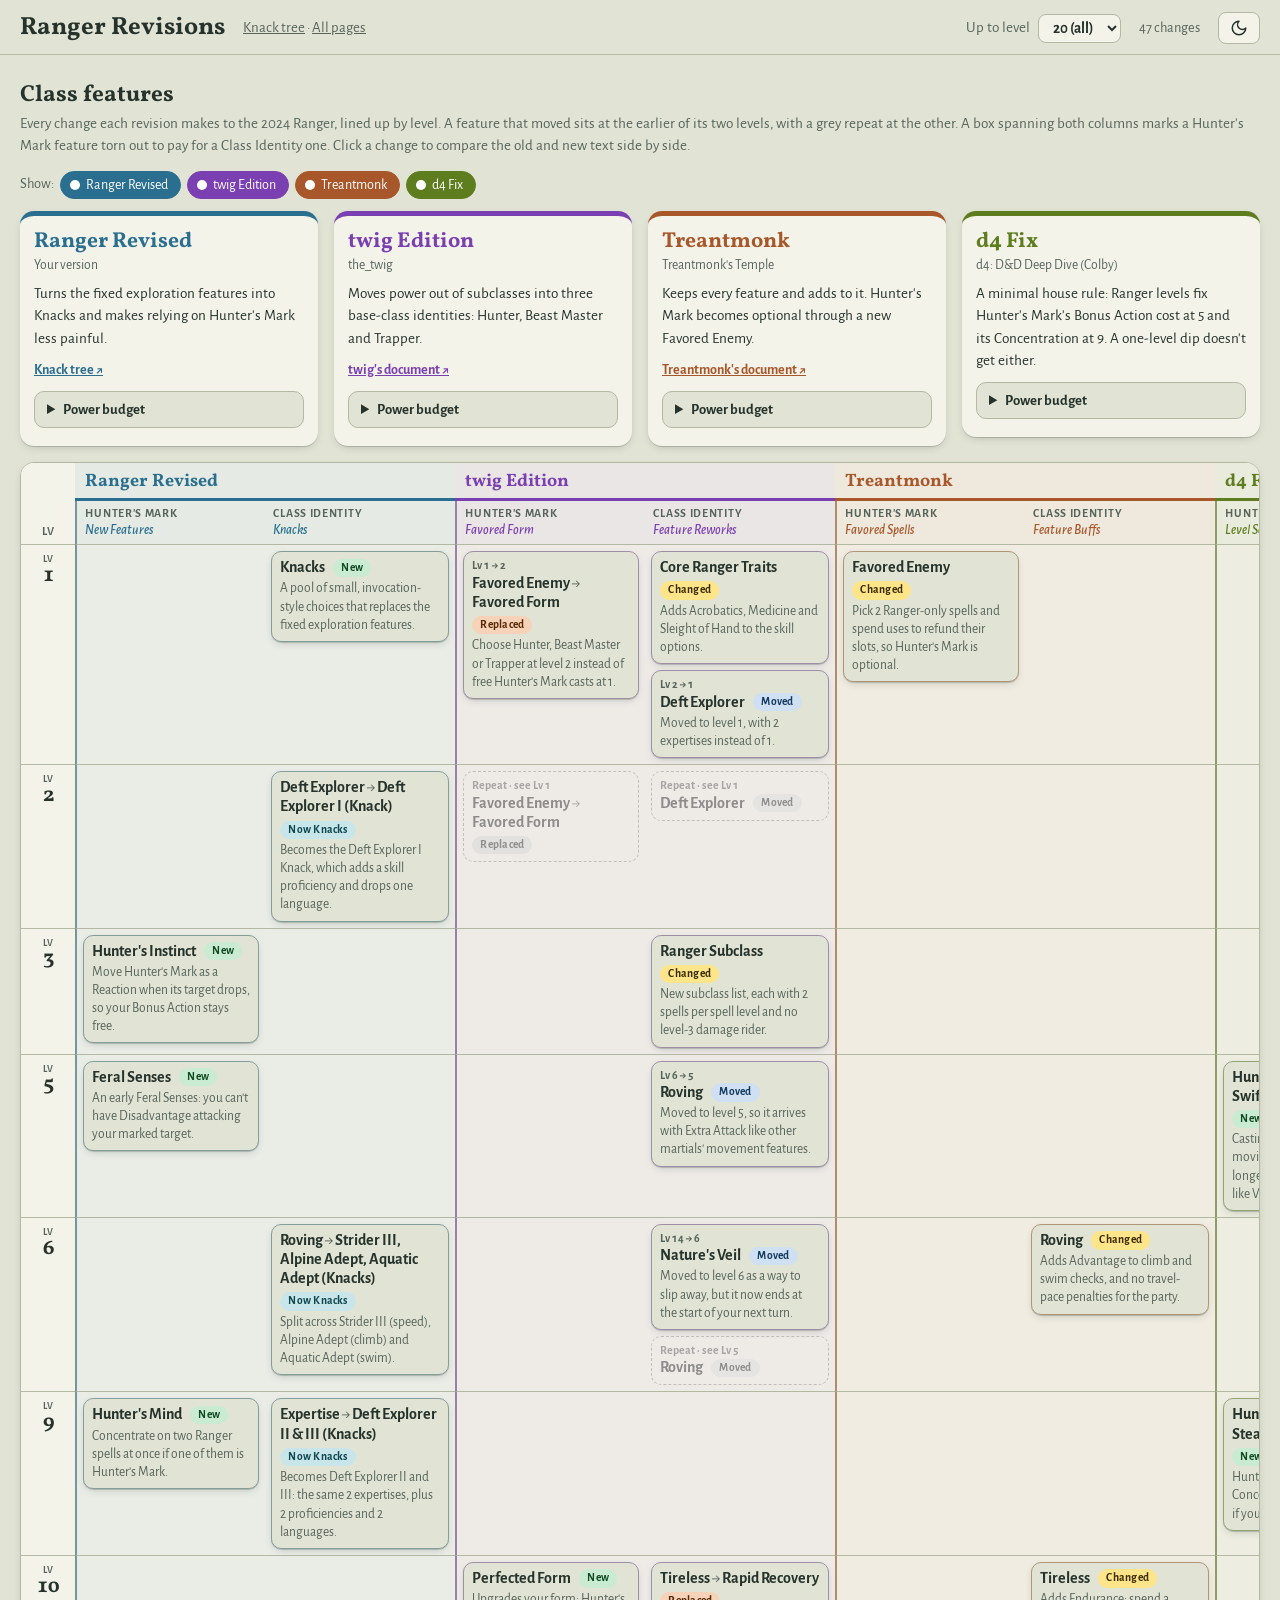
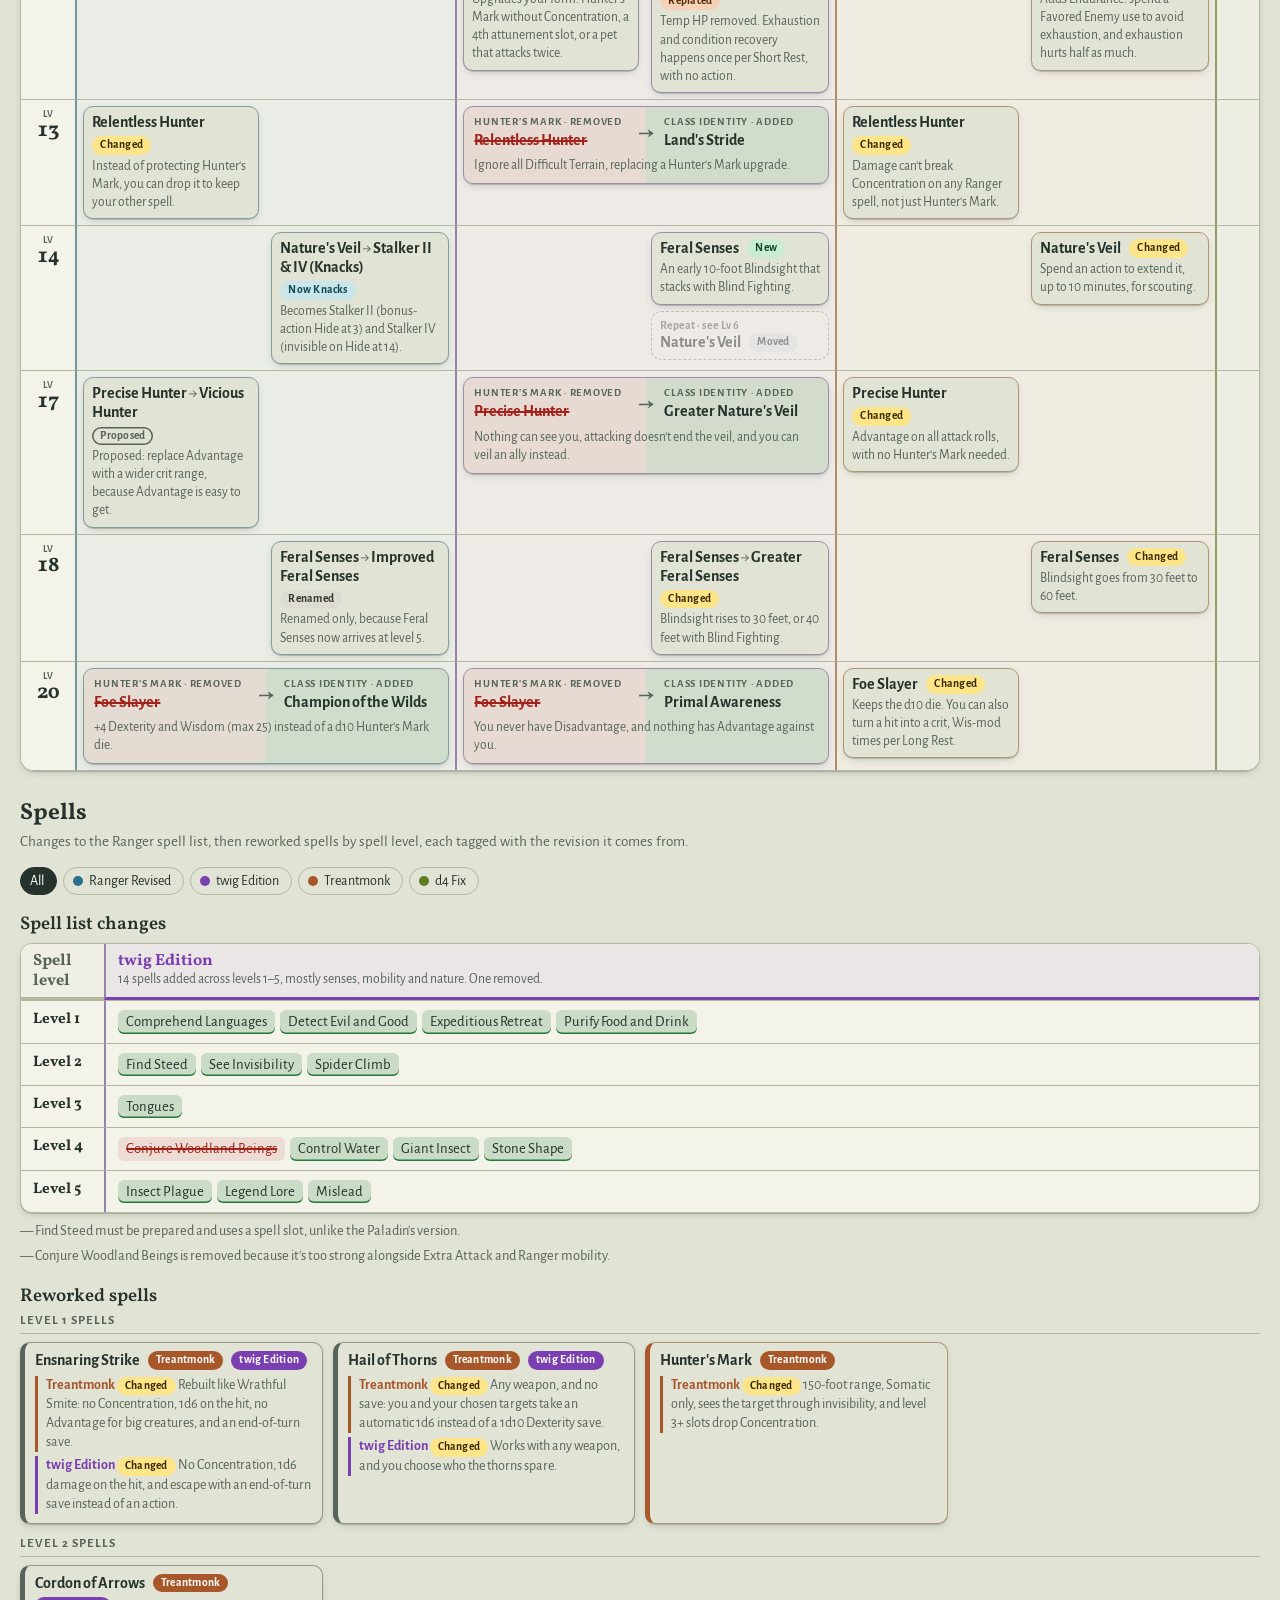
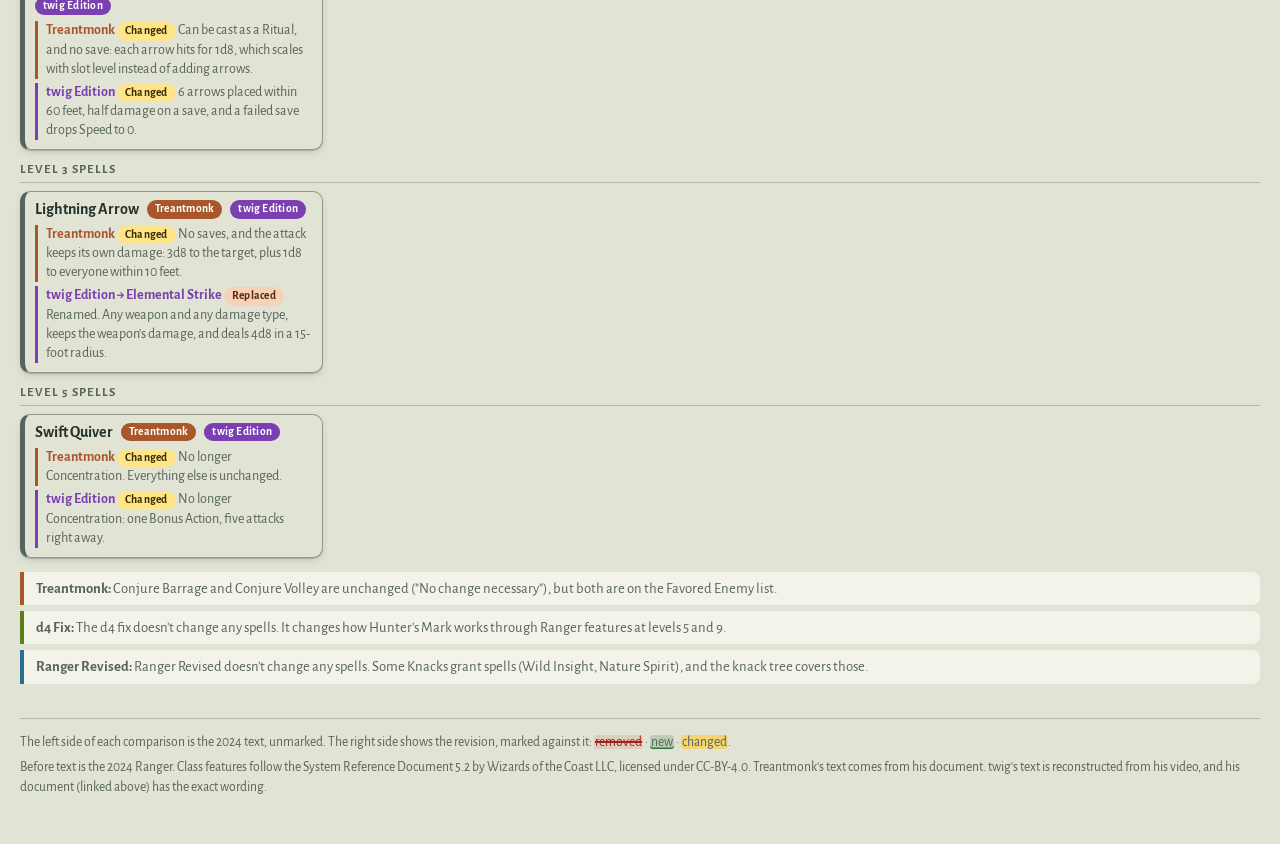
<file: ranger-revised/compare.html>
<!DOCTYPE html>
<html lang="en">
<head>
<meta charset="utf-8">
<meta name="viewport" content="width=device-width, initial-scale=1, viewport-fit=cover">
<title>Ranger Revisions</title>
<link rel="preconnect" href="https://fonts.googleapis.com">
<link rel="preconnect" href="https://fonts.gstatic.com" crossorigin>
<link href="https://fonts.googleapis.com/css2?family=Alegreya+Sans:ital,wght@0,400;0,500;0,700;1,400;1,500;1,700&family=Vollkorn:wght@500;600;700&display=swap" rel="stylesheet">
<style>
:root {
  --paper: #e1e3d4; --paper-2: #f3f3ea; --paper-3: #d2d5c2; --ink: #25332c; --ink-soft: #56645b;
  --rule: #b3b8a2; --danger: #b3261e; --gain: #237a3b; --focus: #1d5fa8;
  --shadow: 0 1px 0 rgba(37, 51, 44, .18), 0 3px 10px -4px rgba(37, 51, 44, .35);
  --del-bg: rgba(179, 38, 30, .11); --del-ink: #a1221a; --ins-bg: rgba(35, 122, 59, .2); --ins-line: #237a3b;
  --chg-bg: rgba(255, 205, 50, .6); --old-bg: rgba(255, 205, 50, .26); --old-line: rgba(130, 95, 0, .55);
  --sc-bg: #fdf1dc; --sc-ink: #2b2118; --sc-title: #822000; --sc-edge: #e69a28;
  --serif: "Vollkorn", "Iowan Old Style", Georgia, serif;
  --sans: "Alegreya Sans", "Gill Sans", "Segoe UI", system-ui, sans-serif;
  color-scheme: light;
}
@media (prefers-color-scheme: dark) {
  :root:not([data-theme="light"]) {
    --paper: #1b221e; --paper-2: #252e28; --paper-3: #2f3933; --ink: #e2e6da; --ink-soft: #a3ad9f;
    --rule: #46524a; --danger: #ef6b61; --gain: #6fcf86; --focus: #7fb2ff;
    --shadow: 0 1px 0 rgba(0,0,0,.4), 0 4px 12px -4px rgba(0,0,0,.6);
    --del-bg: rgba(239, 107, 97, .17); --del-ink: #f4a199; --ins-bg: rgba(111, 207, 134, .22); --ins-line: #6fcf86;
    --chg-bg: rgba(255, 205, 50, .32); --old-bg: rgba(255, 205, 50, .13); --old-line: rgba(255, 215, 110, .55);
    --sc-bg: #2d251b; --sc-ink: #ece0c8; --sc-title: #f0a38a; --sc-edge: #c9821f;
    color-scheme: dark;
  }
}
:root[data-theme="dark"] {
  --paper: #1b221e; --paper-2: #252e28; --paper-3: #2f3933; --ink: #e2e6da; --ink-soft: #a3ad9f;
  --rule: #46524a; --danger: #ef6b61; --gain: #6fcf86; --focus: #7fb2ff;
  --shadow: 0 1px 0 rgba(0,0,0,.4), 0 4px 12px -4px rgba(0,0,0,.6);
  --del-bg: rgba(239, 107, 97, .17); --del-ink: #f4a199; --ins-bg: rgba(111, 207, 134, .22); --ins-line: #6fcf86;
  --chg-bg: rgba(255, 205, 50, .32); --old-bg: rgba(255, 205, 50, .13); --old-line: rgba(255, 215, 110, .55);
  --sc-bg: #2d251b; --sc-ink: #ece0c8; --sc-title: #f0a38a; --sc-edge: #c9821f;
  color-scheme: dark;
}
* { box-sizing: border-box; }
html, body { margin: 0; }
body { background: var(--paper); color: var(--ink); font: 16px/1.45 var(--sans); font-synthesis: weight style; }
button, select { font: inherit; color: inherit; }
strong, b { font-weight: 700; }
a { color: var(--c, var(--focus)); }
:focus-visible { outline: 2.5px solid var(--focus); outline-offset: 2px; }
[hidden] { display: none !important; }

/* ---------- top bar ---------- */
.bar { position: sticky; top: 0; z-index: 10; display: flex; flex-wrap: wrap; align-items: center; gap: 8px 18px; padding: 12px 20px 10px; background: var(--paper); border-bottom: 1px solid var(--rule); }
.bar h1 { font: 700 1.55rem/1 var(--serif); margin: 0; }
.bar .crumb { color: var(--ink-soft); font-size: .93rem; margin-right: auto; }
.bar .crumb a { color: inherit; }
.field { display: inline-flex; align-items: center; gap: 8px; font-size: .95rem; color: var(--ink-soft); }
.field select { border: 1px solid var(--rule); border-radius: 8px; padding: 5px 10px; background: var(--paper-2); color: var(--ink); font-weight: 700; cursor: pointer; }
.btn { border: 1px solid var(--rule); background: var(--paper-2); border-radius: 8px; padding: 6px 11px; cursor: pointer; font-size: .93rem; display: inline-flex; align-items: center; gap: 6px; }
.btn:hover { background: var(--paper-3); }
.btn svg { width: 18px; height: 18px; }
.count { font-size: .9rem; color: var(--ink-soft); }

main { max-width: 1680px; margin: 0 auto; padding: 18px 20px 40px; }
h2.sec { font: 700 1.45rem/1.1 var(--serif); margin: 10px 0 4px; }
.sec-hint { color: var(--ink-soft); margin: 0 0 14px; font-size: .95rem; }
.legend { display: flex; flex-wrap: wrap; gap: 6px 16px; align-items: center; font-size: .9rem; color: var(--ink-soft); margin: 0 0 16px; }
.legend span.k { color: var(--ink); padding: 0 5px; border-radius: 3px; }

/* ---------- revision heads ---------- */
.cols { display: grid; grid-template-columns: repeat(var(--n, 3), minmax(0, 1fr)); gap: 16px; align-items: start; }
.col { background: var(--paper-2); border-radius: 14px; border-top: 5px solid var(--c); box-shadow: var(--shadow); padding: 14px 14px 4px; min-width: 0; }
.show { display: flex; flex-wrap: wrap; align-items: center; gap: 6px; margin: 0 0 12px; font-size: .9rem; color: var(--ink-soft); }

/* ---------- level grid ---------- */
.lgrid-wrap { margin-top: 16px; overflow-x: auto; border: 1px solid var(--rule); border-radius: 14px; background: var(--paper-2); box-shadow: var(--shadow); }
.lgrid { --lvw: 3.4rem; display: grid; grid-template-columns: var(--lvw) repeat(var(--cells), minmax(190px, 1fr)); min-width: calc(var(--lvw) + var(--cells) * 190px); }
.lgrid > * { min-width: 0; }
.lgrid .corner { grid-row: span 2; position: sticky; left: 0; z-index: 2; background: var(--paper-2); display: flex; align-items: flex-end; justify-content: center; padding: 0 0 7px; font: 700 .75rem/1 var(--sans); text-transform: uppercase; letter-spacing: .07em; color: var(--ink-soft); }
.lgrid .h-src { grid-column: span 2; padding: 9px 10px 6px; font: 700 1.12rem/1.1 var(--serif); color: var(--c); border-bottom: 3px solid var(--c); background: color-mix(in srgb, var(--c) 7%, var(--paper-2)); }
.lgrid .h-cat { padding: 6px 8px; font: 700 .74rem/1.2 var(--sans); text-transform: uppercase; letter-spacing: .06em; color: var(--ink-soft); background: color-mix(in srgb, var(--c) 7%, var(--paper-2)); }
.lgrid .h-cat small { display: block; font: italic 500 .85rem/1.2 var(--sans); text-transform: none; letter-spacing: 0; color: var(--c); margin-top: 1px; }
.lgrid .span2 { grid-column: span 2; display: grid; grid-template-columns: minmax(0, 1fr) minmax(0, 1fr); gap: 6px; }
.lgrid .span2 > .half { display: grid; gap: 6px; align-content: start; }
.lgrid .span2 > .cross { grid-column: 1 / -1; }
/* cross-column trade: a Hunter's Mark feature torn out to pay for a Class Identity one */
.lgrid .item.cross, .item.cross { display: grid; grid-template-columns: minmax(0, 1fr) auto minmax(0, 1fr); gap: 2px 10px; align-items: start; padding: 8px 10px 9px;
  background: linear-gradient(90deg, color-mix(in srgb, var(--del-bg) 70%, var(--paper)) 0 50%, color-mix(in srgb, var(--ins-bg) 55%, var(--paper)) 50% 100%); }
.item.cross .side { min-width: 0; }
.item.cross .side small { display: block; font: 700 .68rem/1.3 var(--sans); text-transform: uppercase; letter-spacing: .07em; color: var(--ink-soft); }
.item.cross .old { font-weight: 700; line-height: 1.2; color: var(--del-ink); text-decoration: line-through; text-decoration-thickness: 1.5px; }
.item.cross .new { font-weight: 700; line-height: 1.2; }
.item.cross .to { align-self: center; font: 700 1.2rem/1 var(--serif); color: var(--ink-soft); }
.item.cross .sum { grid-column: 1 / -1; margin-top: 4px; }
.lgrid .lv-cell { position: sticky; left: 0; z-index: 1; background: var(--paper-2); border-top: 1px solid var(--rule); padding: 8px 4px; text-align: center; font: 700 1.3rem/1 var(--serif); font-variant-numeric: tabular-nums; }
.lgrid .lv-cell small { display: block; font: 700 .62rem/1.3 var(--sans); text-transform: uppercase; letter-spacing: .08em; color: var(--ink-soft); }
.lgrid .cell { border-top: 1px solid var(--rule); padding: 6px; display: grid; gap: 6px; align-content: start; background: color-mix(in srgb, var(--c) 4%, transparent); }
.lgrid .first { border-left: 2px solid color-mix(in srgb, var(--c) 45%, var(--rule)); }
.lgrid .item { display: block; padding: 6px 8px 7px; }
.lgrid .item .lv { display: block; font-size: .74rem; line-height: 1.3; }
.lgrid .item .sum { display: block; margin-top: 2px; font-size: .84rem; }
.item.ghost { opacity: .5; filter: grayscale(1); box-shadow: none; border-style: dashed; background: transparent; }
.item.ghost:hover { opacity: .8; }
.item.ghost .sum { display: none; }
.col-head h3 { font: 700 1.35rem/1.1 var(--serif); margin: 0; color: var(--c); }
.col-head .by { font-size: .85rem; color: var(--ink-soft); margin: 2px 0 8px; }
.col-head .blurb { margin: 0 0 8px; font-size: .95rem; }
.col-head .src-link { font-size: .88rem; font-weight: 700; }
.budget { margin: 10px 0 14px; border: 1px solid var(--rule); border-radius: 10px; background: var(--paper); }
.budget summary { cursor: pointer; padding: 7px 12px; font-weight: 700; font-size: .92rem; list-style-position: inside; }
.budget .bd { display: grid; grid-template-columns: minmax(0, 1fr) minmax(0, 1fr); gap: 4px 14px; padding: 0 12px 10px; font-size: .88rem; }
.budget h5 { margin: 4px 0 2px; font-size: .78rem; text-transform: uppercase; letter-spacing: .05em; }
.budget h5.take { color: var(--danger); } .budget h5.give { color: var(--gain); }
.budget ul { margin: 0; padding-left: 1.1em; }
.budget li { margin-bottom: 3px; }
.empty-group { color: var(--ink-soft); font-size: .9rem; font-style: italic; margin: 0; }

.item { display: grid; grid-template-columns: auto 1fr; gap: 2px 8px; text-align: left; width: 100%; padding: 8px 10px 9px; border-radius: 10px; cursor: pointer;
  border: 1.5px solid color-mix(in srgb, var(--c) 35%, var(--rule)); background: var(--paper); box-shadow: var(--shadow); transition: transform .12s, border-color .12s; }
.item:hover { transform: translateY(-1px); border-color: var(--c); }
.item .lv { font: 700 .8rem/1.6 var(--sans); color: var(--ink-soft); white-space: nowrap; font-variant-numeric: tabular-nums; }
.item .top { display: flex; flex-wrap: wrap; align-items: center; gap: 4px 8px; min-width: 0; }
.item .nm { font-weight: 700; line-height: 1.2; }
.item .nm .arrow { color: var(--ink-soft); font-weight: 400; }
.item .sum { grid-column: 1 / -1; font-size: .88rem; color: var(--ink-soft); line-height: 1.35; }
.pill { display: inline-block; padding: 0 8px; border-radius: 999px; font: 700 .72rem/1.6 var(--sans); letter-spacing: .02em; white-space: nowrap; }
.pill.new { background: #c9ebd2; color: #0f4a22; }
.pill.changed { background: #ffe58a; color: #3b2c00; }
.pill.moved { background: #cfe0f2; color: #133a61; }
.pill.absorbed { background: #c8e6ea; color: #0e4750; }
.pill.replaced { background: #f5d2b8; color: #5a2a06; }
.pill.removed { background: #f4c7c3; color: #6e140e; }
.pill.renamed { background: #dcdcd2; color: #33382f; }
.pill.proposed { background: transparent; color: var(--ink-soft); box-shadow: inset 0 0 0 1.5px currentColor; }
.pill.src { background: var(--c); color: #fff; }

/* ---------- spells ---------- */
.filters { display: flex; flex-wrap: wrap; gap: 6px; margin: 0 0 12px; }
.chip { display: inline-flex; align-items: center; gap: 6px; border: 1px solid var(--rule); border-radius: 999px; padding: 3px 12px 3px 9px; background: transparent; cursor: pointer; font-size: .88rem; }
.chip i { width: 10px; height: 10px; border-radius: 50%; background: var(--c, var(--ink-soft)); }
.chip[aria-pressed="true"] { background: var(--c, var(--ink)); border-color: var(--c, var(--ink)); color: #fff; }
.chip[aria-pressed="true"] i { background: #fff; }
h3.sub { font: 600 1.15rem/1.2 var(--serif); margin: 18px 0 8px; }
.slist { display: grid; grid-template-columns: 5.2rem repeat(var(--n, 1), minmax(0, 1fr)); border: 1px solid var(--rule); border-radius: 12px; background: var(--paper-2); box-shadow: var(--shadow); overflow: hidden; }
.slist > div { padding: 7px 12px; border-top: 1px solid var(--rule); min-width: 0; }
.slist > .hd { border-top: 0; font: 700 1.02rem/1.2 var(--serif); color: var(--c, var(--ink-soft)); border-bottom: 3px solid var(--c, var(--rule)); background: color-mix(in srgb, var(--c, var(--rule)) 7%, var(--paper-2)); }
.slist > .hd small { display: block; font: 400 .85rem/1.3 var(--sans); color: var(--ink-soft); }
.slist > .lvl { font: 700 .95rem/1.6 var(--serif); }
.slist > .src { border-left: 2px solid color-mix(in srgb, var(--c) 45%, var(--rule)); }
.slist .none { color: var(--ink-soft); font-size: .88rem; }
.sp-chip { display: inline-block; margin: 2px 5px 2px 0; padding: 1px 8px; border-radius: 6px; font-size: .92rem; line-height: 1.5; border: 0; }
.sp-chip.add { background: var(--ins-bg); box-shadow: inset 0 -1.5px 0 var(--ins-line); }
.sp-chip.rem { background: var(--del-bg); color: var(--del-ink); text-decoration: line-through; text-decoration-thickness: 1.5px; }
button.sp-chip { cursor: pointer; font: inherit; font-size: .92rem; }
button.sp-chip:hover { outline: 1.5px solid currentColor; }
.slist-notes { margin: 8px 0 0; padding: 0; list-style: none; display: grid; gap: 4px; font-size: .9rem; color: var(--ink-soft); }
.slist-notes li::before { content: "— "; }
.sp-level { margin: 0 0 14px; }
.sp-level h4 { font: 700 .8rem/1 var(--sans); text-transform: uppercase; letter-spacing: .08em; color: var(--ink-soft); margin: 0 0 8px; padding-bottom: 5px; border-bottom: 1px solid var(--rule); }
.spellgrid { display: grid; grid-template-columns: repeat(auto-fill, minmax(260px, 1fr)); gap: 10px; }
.spellgrid .item { border-left: 5px solid var(--c); }
.notes-list { margin: 14px 0 0; padding: 0; list-style: none; display: grid; gap: 6px; }
.notes-list li { font-size: .92rem; color: var(--ink-soft); padding: 6px 12px; border-left: 4px solid var(--c); background: var(--paper-2); border-radius: 0 8px 8px 0; }

footer { margin-top: 34px; padding-top: 14px; border-top: 1px solid var(--rule); font-size: .85rem; color: var(--ink-soft); }
footer p { margin: 0 0 6px; }

/* ---------- compare dialog ---------- */
dialog.cmp { width: min(1180px, calc(100vw - 24px)); max-height: calc(100vh - 24px); padding: 0; border: 0; border-radius: 14px; background: var(--paper); color: var(--ink); box-shadow: 0 24px 60px -20px rgba(0,0,0,.6); overflow: hidden; }
dialog.cmp[open] { display: flex; flex-direction: column; }
dialog.cmp::backdrop { background: rgba(20, 28, 24, .5); }
.cmp-head { display: flex; gap: 12px; align-items: flex-start; padding: 14px 16px 10px 20px; border-bottom: 1px solid var(--rule); }
.cmp-head .t { flex: 1; min-width: 0; }
.cmp-head .meta { display: flex; flex-wrap: wrap; gap: 6px; align-items: center; margin-bottom: 4px; font-size: .85rem; color: var(--ink-soft); }
.cmp-head h2 { font: 700 1.5rem/1.15 var(--serif); margin: 0 0 4px; }
.cmp-head .sum { margin: 0; color: var(--ink-soft); }
.cmp-nav { display: flex; gap: 4px; flex: none; }
.cmp-nav .btn { padding: 6px 8px; }
.cmp-body { overflow: auto; padding: 14px 20px 18px; }
.cmp-body .legend { margin-bottom: 12px; }
.panes { display: grid; grid-template-columns: repeat(var(--np, 2), minmax(0, 1fr)); gap: 16px; align-items: start; }
dialog.cmp.wide { width: min(1600px, calc(100vw - 24px)); }
dialog.cmp.single { width: min(680px, calc(100vw - 24px)); }
dialog.cmp.single .legend { display: none; }
.sgroup { display: flex; flex-direction: column; gap: 4px; }
.sgroup .top { margin-bottom: 2px; }
.sgroup .sum { padding-left: 8px; border-left: 3px solid var(--c); }
.sgroup .sum .who { color: var(--c); }
.pane h3 { font: 700 .78rem/1 var(--sans); text-transform: uppercase; letter-spacing: .07em; color: var(--ink-soft); margin: 0 0 8px; }
.pane h3 b { color: var(--c, var(--ink)); }
.cmp-note { margin: 14px 0 0; padding: 9px 14px; border-radius: 10px; background: var(--paper-2); border-left: 4px solid var(--c); font-size: .93rem; }

/* feature card */
.fcard { background: var(--paper-2); border-radius: 10px; border: 1px solid var(--rule); border-left: 4px solid var(--c, var(--rule)); padding: 12px 16px 6px; box-shadow: var(--shadow); }
.fcard h4 { font: 700 1.25rem/1.15 var(--serif); margin: 0 0 2px; }
.fcard .fsub { font-style: italic; color: var(--ink-soft); margin: 0 0 10px; font-size: .93rem; }
.fcard p { margin: 0 0 .75em; }
.fcard ul { margin: 0 0 .75em; padding-left: 1.2em; }
/* spell card, as in the knack tree */
.scard { background: var(--sc-bg); color: var(--sc-ink); border-top: 5px solid var(--sc-edge); border-bottom: 5px solid var(--sc-edge); padding: 10px 16px 6px; box-shadow: 0 10px 30px -14px rgba(0,0,0,.5); line-height: 1.4; }
.scard h4 { font: 600 1.45rem/1.1 var(--serif); font-variant: small-caps; color: var(--sc-title); margin: 0 0 4px; }
.scard .sc-type { font-style: italic; margin: 0 0 6px; }
.scard .sc-stats { margin: 0 0 8px; }
.scard .sc-stats b { font-weight: 500; }
.scard hr { border: 0; border-top: 3px solid var(--sc-title); margin: 8px 0 10px; }
.scard p { margin: 0 0 .6em; }
.absent { margin: 0; padding: 26px 16px; border: 2px dashed var(--rule); border-radius: 10px; text-align: center; color: var(--ink-soft); font-style: italic; }

/* diff marks */
.d-del, .d-ins, .d-chg { border-radius: 3px; -webkit-box-decoration-break: clone; box-decoration-break: clone; padding: 0 1px; }
.d-del { background: var(--del-bg); color: var(--del-ink); text-decoration: line-through; text-decoration-thickness: 1.5px; }
.d-ins { background: var(--ins-bg); box-shadow: inset 0 -1.5px 0 var(--ins-line); }
.d-chg { background: var(--chg-bg); }
.scard .d-del { color: inherit; }

@media (max-width: 1180px) { .cols { grid-template-columns: minmax(0, 1fr); } }
@media (max-width: 760px) {
  .panes { grid-template-columns: minmax(0, 1fr); }
  main { padding: 14px 16px 32px; }
  .bar { padding: 10px 16px; }
  .budget .bd { grid-template-columns: minmax(0, 1fr); }
  .cmp-head { padding: 12px 12px 10px 16px; }
  .cmp-body { padding: 12px 16px 16px; }
  dialog.cmp { width: calc(100vw - 12px); max-height: calc(100vh - 12px); }
}
</style>
</head>
<body>
<header class="bar">
  <h1>Ranger Revisions</h1>
  <span class="crumb"><a href="knack-tree.html">Knack tree</a> · <a href="../index.html">All pages</a></span>
  <label class="field">Up to level <select id="lvl"></select></label>
  <span class="count" id="count"></span>
  <button class="btn" id="theme" type="button" aria-label="Toggle dark mode" title="Toggle dark mode"><svg viewBox="0 0 24 24" fill="none" stroke="currentColor" stroke-width="2" stroke-linecap="round" stroke-linejoin="round"><path d="M12 3a6 6 0 0 0 9 9 9 9 0 1 1-9-9Z"/></svg></button>
</header>
<main>
  <section>
    <h2 class="sec">Class features</h2>
    <p class="sec-hint">Every change each revision makes to the 2024 Ranger, lined up by level. A feature that moved sits at the earlier of its two levels, with a grey repeat at the other. A box spanning both columns marks a Hunter's Mark feature torn out to pay for a Class Identity one. Click a change to compare the old and new text side by side.</p>
    <div class="show" id="show"></div>
    <div class="cols" id="cols"></div>
    <div class="lgrid-wrap"><div class="lgrid" id="lgrid"></div></div>
  </section>
  <section>
    <h2 class="sec" style="margin-top:30px">Spells</h2>
    <p class="sec-hint">Changes to the Ranger spell list, then reworked spells by spell level, each tagged with the revision it comes from.</p>
    <div class="filters" id="spellFilters"></div>
    <h3 class="sub">Spell list changes</h3>
    <div id="spellList"></div>
    <h3 class="sub">Reworked spells</h3>
    <div id="spells"></div>
    <ul class="notes-list" id="spellNotes"></ul>
  </section>
  <footer>
    <p>The left side of each comparison is the 2024 text, unmarked. The right side shows the revision, marked against it: <span class="d-del">removed</span> · <span class="d-ins">new</span> · <span class="d-chg">changed</span>.</p>
    <p>Before text is the 2024 Ranger. Class features follow the System Reference Document 5.2 by Wizards of the Coast LLC, licensed under CC-BY-4.0. Treantmonk's text comes from his document. twig's text is reconstructed from his video, and his document (linked above) has the exact wording.</p>
  </footer>
</main>

<dialog class="cmp" id="cmp" aria-labelledby="cmpTitle">
  <div class="cmp-head">
    <div class="t">
      <div class="meta" id="cmpMeta"></div>
      <h2 id="cmpTitle"></h2>
      <p class="sum" id="cmpSum"></p>
    </div>
    <div class="cmp-nav">
      <button class="btn" type="button" id="prev" aria-label="Previous change" title="Previous (←)"><svg viewBox="0 0 24 24" fill="none" stroke="currentColor" stroke-width="2.2" stroke-linecap="round" stroke-linejoin="round"><path d="m15 18-6-6 6-6"/></svg></button>
      <button class="btn" type="button" id="next" aria-label="Next change" title="Next (→)"><svg viewBox="0 0 24 24" fill="none" stroke="currentColor" stroke-width="2.2" stroke-linecap="round" stroke-linejoin="round"><path d="m9 18 6-6-6-6"/></svg></button>
      <button class="btn" type="button" id="close" aria-label="Close" title="Close (Esc)"><svg viewBox="0 0 24 24" fill="none" stroke="currentColor" stroke-width="2.2" stroke-linecap="round" stroke-linejoin="round"><path d="M18 6 6 18M6 6l12 12"/></svg></button>
    </div>
  </div>
  <div class="cmp-body">
    <div class="legend">Marked on the right:<span class="k d-del">Removed</span><span class="k d-ins">New</span><span class="k d-chg">Changed</span></div>
    <div class="panes" id="panes"></div>
    <p class="cmp-note" id="cmpNote" hidden></p>
  </div>
</dialog>

<script src="compare-data.js"></script>
<script>
(() => {
  const D = window.COMPARE;
  const SRC = Object.fromEntries(D.sources.map(s => [s.id, s]));
  const $ = (id) => document.getElementById(id);
  const esc = (s) => String(s ?? "").replace(/[&<>"']/g, c => ({ "&": "&amp;", "<": "&lt;", ">": "&gt;", '"': "&quot;", "'": "&#39;" }[c]));
  // [[kind:Name|label]] -> label (or Name); "->" -> arrow.
  const strip = (s) => String(s ?? "").replace(/\[\[([^\]|]+?)(?:\|([^\]]+))?\]\]/g, (_, n, l) => (l || n.replace(/^\s*(spell|item|rule|bestiary|feat)\s*:\s*/i, "")).trim()).replace(/->/g, "→");
  const md = (s) => esc(strip(s)).replace(/\*\*\*(.+?)\*\*\*/g, "<strong><em>$1</em></strong>").replace(/\*\*(.+?)\*\*/g, "<strong>$1</strong>").replace(/\*(.+?)\*/g, "<em>$1</em>");
  const CHANGE = { new: "New", changed: "Changed", moved: "Moved", absorbed: "Now Knacks", replaced: "Replaced", removed: "Removed", renamed: "Renamed", proposed: "Proposed" };
  const SPELL_UNLOCK = { 1: 1, 2: 5, 3: 9, 4: 13, 5: 17 };   // half-caster spell slot levels

  /* ---------- word diff ---------- */
  function tokenize(paras) {
    const out = [];
    (paras || []).forEach(p => {
      let s = strip(p), kind = "p";
      const m = s.match(/^\s*-\s+/); if (m) { kind = "li"; s = s.slice(m[0].length); }
      out.push({ br: true, kind, k: "¶" });
      let b = false, i = false, pre = false;
      s.split(/(\*\*\*|\*\*|\*)/).forEach(seg => {
        if (seg === "***") { b = !b; i = !i; return; }
        if (seg === "**") { b = !b; return; }
        if (seg === "*") { i = !i; return; }
        seg.split(/(\s+)/).forEach(w => {
          if (!w) return;
          if (/^\s+$/.test(w)) { pre = true; return; }
          out.push({ t: w, k: w, b, i, pre }); pre = false;
        });
      });
    });
    return out;
  }
  function diffRuns(A, B) {
    const n = A.length, m = B.length, W = m + 1, dp = new Uint16Array((n + 1) * W);
    for (let i = n - 1; i >= 0; i--) for (let j = m - 1; j >= 0; j--)
      dp[i * W + j] = A[i].k === B[j].k ? dp[(i + 1) * W + j + 1] + 1 : Math.max(dp[(i + 1) * W + j], dp[i * W + j + 1]);
    const runs = [];
    const push = (t, a, b) => { let r = runs[runs.length - 1]; if (!r || r.t !== t) { r = { t, a: [], b: [] }; runs.push(r); } if (a != null) r.a.push(a); if (b != null) r.b.push(b); };
    let i = 0, j = 0;
    while (i < n && j < m) {
      if (A[i].k === B[j].k) { push("eq", i++, j++); }
      else if (dp[(i + 1) * W + j] >= dp[i * W + j + 1]) push("df", i++, null);
      else push("df", null, j++);
    }
    while (i < n) push("df", i++, null);
    while (j < m) push("df", null, j++);
    // Soak up tiny islands of shared words ("the", "a") inside a rewrite, so it reads as one change.
    let merged = true;
    while (merged) {
      merged = false;
      for (let k = 1; k < runs.length - 1; k++) {
        const r = runs[k], p = runs[k - 1], q = runs[k + 1];
        if (r.t !== "eq" || p.t !== "df" || q.t !== "df") continue;
        const len = r.a.length, around = Math.min(p.a.length + p.b.length, q.a.length + q.b.length);
        if (r.a.some(x => A[x].br)) continue;
        if (len <= 2 || (len <= 4 && around >= len * 3)) {
          runs.splice(k - 1, 3, { t: "df", a: [...p.a, ...r.a, ...q.a], b: [...p.b, ...r.b, ...q.b] });
          merged = true; break;
        }
      }
    }
    return runs;
  }
  // The after text, marked against the before: new words green, rewritten words yellow
  // (new wording only), and words dropped outright kept in place in red strikethrough.
  function mergeAfter(A, B) {
    const toks = [], marks = [];
    const add = (T, idx, mk) => idx.forEach(x => { toks.push(T[x]); marks.push(T[x].br ? "" : mk); });
    diffRuns(A, B).forEach(r => {
      if (r.t === "eq") return add(B, r.b, "");
      // Words shared at either edge of a change ("You can" | "You may … You can") stay unmarked,
      // so a pure insertion next to a repeated word still reads as new rather than changed.
      let a = r.a, b = r.b, pre = 0, suf = 0;
      while (pre < a.length && pre < b.length && A[a[pre]].k === B[b[pre]].k) pre++;
      while (suf < a.length - pre && suf < b.length - pre && A[a[a.length - 1 - suf]].k === B[b[b.length - 1 - suf]].k) suf++;
      add(B, b.slice(0, pre), "");
      const ca = a.slice(pre, a.length - suf), cb = b.slice(pre, b.length - suf);
      if (ca.length && cb.length) add(B, cb, "chg");
      else if (ca.length) add(A, ca, "del");
      else add(B, cb, "ins");
      add(B, b.slice(b.length - suf), "");
    });
    return [toks, marks];
  }
  function render(toks, marks, inline) {
    const CLS = { ins: "d-ins", chg: "d-chg", del: "d-del" };
    let html = "", block = "", inList = false, key = null;
    const closeSpan = () => { if (key !== null) { const [, b, i] = key.split("|"); html += (i === "1" ? "</em>" : "") + (b === "1" ? "</strong>" : "") + "</span>"; key = null; } };
    const openSpan = (k, cls, b, i) => { html += `<span${cls ? ` class="${cls}"` : ""}>` + (b ? "<strong>" : "") + (i ? "<em>" : ""); key = k; };
    const closeBlock = () => { closeSpan(); if (block) html += `</${block}>`; block = ""; };
    toks.forEach((t, idx) => {
      if (t.br) {
        if (inline) { if (idx > 0) { closeSpan(); html += " "; } return; }
        closeBlock();
        if (t.kind === "li") { if (!inList) { html += "<ul>"; inList = true; } html += "<li>"; block = "li"; }
        else { if (inList) { html += "</ul>"; inList = false; } html += "<p>"; block = "p"; }
        return;
      }
      const cls = marks[idx] ? CLS[marks[idx]] : "";
      const k = `${cls}|${t.b ? 1 : 0}|${t.i ? 1 : 0}`;
      if (k === key) { if (t.pre) html += " "; }
      else { closeSpan(); if (t.pre) html += " "; openSpan(k, cls, t.b, t.i); }
      html += esc(t.t);
    });
    if (inline) closeSpan(); else { closeBlock(); if (inList) html += "</ul>"; }
    return html;
  }
  // Pair up paragraphs that say roughly the same thing (shared words), so a paragraph
  // that was dropped or added outright reads as removed/new rather than as a rewrite.
  const wordset = (toks) => new Set(toks.filter(t => !t.br).map(t => t.k.toLowerCase().replace(/[^\w']/g, "")).filter(Boolean));
  function sim(a, b) {
    const A = wordset(a), B = wordset(b); if (!A.size || !B.size) return 0;
    let n = 0; A.forEach(w => { if (B.has(w)) n++; });
    return n / (A.size + B.size - n);
  }
  function alignParas(PA, PB) {
    const n = PA.length, m = PB.length, MIN = 0.25;
    if (n === 1 && m === 1) return [[0, 0]];
    const S = PA.map(a => PB.map(b => sim(a, b)));
    const dp = Array.from({ length: n + 1 }, () => new Float64Array(m + 1));
    for (let i = n - 1; i >= 0; i--) for (let j = m - 1; j >= 0; j--) {
      let best = Math.max(dp[i + 1][j], dp[i][j + 1]);
      if (S[i][j] >= MIN) best = Math.max(best, dp[i + 1][j + 1] + S[i][j]);
      dp[i][j] = best;
    }
    const pairs = []; let i = 0, j = 0;
    while (i < n && j < m) {
      if (S[i][j] >= MIN && dp[i][j] === dp[i + 1][j + 1] + S[i][j]) { pairs.push([i, j]); i++; j++; }
      else if (dp[i + 1][j] >= dp[i][j + 1]) i++; else j++;
    }
    return pairs;
  }
  // Diff two paragraph lists. The before comes back unmarked; the after carries every mark.
  // A null before makes the after wholly new; a null after shows the before struck out.
  function diffPair(pa, pb, inline) {
    const PA = pa ? pa.map(p => tokenize([p])) : [], PB = pb ? pb.map(p => tokenize([p])) : [];
    const before = pa ? render(PA.flat(), [], inline) : "";
    const toks = [], marks = [];
    const add = (T, mk) => T.forEach(t => { toks.push(t); marks.push(t.br ? "" : mk); });
    if (!pb) PA.forEach(t => add(t, "del"));
    else if (!pa) PB.forEach(t => add(t, "ins"));
    else {
      let i = 0, j = 0;
      for (const [pi, pj] of [...alignParas(PA, PB), [PA.length, PB.length]]) {
        while (i < pi) add(PA[i++], "del");
        while (j < pj) add(PB[j++], "ins");
        if (pi < PA.length) { const [t, m] = mergeAfter(PA[i++], PB[j++]); toks.push(...t); marks.push(...m); }
      }
    }
    return [before, pa || pb ? render(toks, marks, inline) : ""];
  }
  const line = (s) => (s == null || s === "" ? null : [String(s)]);

  /* ---------- cards ---------- */
  function featureCards(a, b) {
    const name = diffPair(a && line(a.name), b && line(b.name), true);
    const sub = diffPair(a && line(a.sub), b && line(b.sub), true);
    const body = diffPair(a && a.text, b && b.text, false);
    const card = (k) => `<div class="fcard"><h4>${name[k]}</h4><p class="fsub">${sub[k]}</p>${body[k]}</div>`;
    return [a ? card(0) : null, a || b ? card(1) : null];
  }
  function spellFields(s) {
    if (!s) return null;
    return {
      name: s.name,
      type: s.level ? `Level ${s.level} ${s.school}` : `${s.school} Cantrip`,
      cast: s.castingTime + (s.ritual ? " or Ritual" : ""),
      range: s.range, comps: s.components,
      dur: (s.concentration ? "Concentration, " : "") + s.duration,
      text: [...(s.text || []), ...(s.higher ? [`***Using a Higher-Level Spell Slot.*** ${s.higher}`] : [])]
    };
  }
  function spellCards(a, b) {
    const A = spellFields(a), B = spellFields(b);
    const pair = (f) => diffPair(A && line(A[f]), B && line(B[f]), true);
    const name = pair("name"), type = pair("type"), cast = pair("cast"), range = pair("range"), comps = pair("comps"), dur = pair("dur");
    const body = diffPair(A && A.text, B && B.text, false);
    const card = (k) => `<div class="scard"><h4>${name[k]}</h4><p class="sc-type">${type[k]}</p>
      <div class="sc-stats"><div><b>Casting Time:</b> ${cast[k]}</div><div><b>Range:</b> ${range[k]}</div><div><b>Components:</b> ${comps[k]}</div><div><b>Duration:</b> ${dur[k]}</div></div>
      <hr>${body[k]}</div>`;
    return [A ? card(0) : null, A || B ? card(1) : null];
  }
  const slug = (s) => s.toLowerCase().replace(/[^a-z0-9]+/g, "-").replace(/^-|-$/g, "");
  // Spells a revision adds to the list, as items the dialog can open.
  const LIST_ITEMS = [];
  D.spellList.forEach(l => Object.entries(l.levels).forEach(([L, e]) => (e.added || []).forEach(n => {
    const spell = D.listSpells[n]; if (!spell) return;
    LIST_ITEMS.push({ id: `sl-${l.source}-${slug(n)}`, source: l.source, level: +L, change: "new", listAdd: true, name: n,
      summary: `Added to the Ranger spell list by ${SRC[l.source].name}.`, before: null, after: spell, note: spell.note });
  })));
  // Reworked spells, one group per 2024 spell, with an after for each revision that changes it.
  const GROUPS = [];
  D.spells.filter(it => !it.listOnly).forEach(it => {
    let g = GROUPS.find(x => x.before.name === it.before.name);
    if (!g) GROUPS.push(g = { id: "sg-" + slug(it.before.name), group: true, level: it.level, before: it.before, entries: [] });
    g.entries.push(it);
  });
  let spellSrc = "all";
  const srcOk = (id) => spellSrc === "all" || id === spellSrc;
  const entriesOf = (g) => { const es = g.entries.filter(e => srcOk(e.source)); return es.length ? es : g.entries; };

  const isSpell = (it) => !!(it.entries || it.listAdd || D.spells.includes(it));
  const nameOf = (it) => {
    const a = it.before && it.before.name, b = it.after && it.after.name;
    return a && b && a !== b ? `${esc(a)} <span class="arrow">→</span> ${esc(b)}` : esc(b || a);
  };
  const inSpells = isSpell;
  const levelOf = (it) => inSpells(it) ? (isSpell(it) ? `Spell ${it.level}` : "Spell list") : it.levelFrom ? `Lv ${it.levelFrom} → ${it.level}` : `Lv ${it.level}`;
  const reach = (it) => isSpell(it) ? (SPELL_UNLOCK[it.level] || 1) : Math.min(it.level, it.levelFrom || 99);

  /* ---------- page ---------- */
  let maxLevel = 20, order = [];
  const lvl = $("lvl");
  for (let l = 1; l <= 20; l++) lvl.insertAdjacentHTML("beforeend", `<option value="${l}"${l === 20 ? " selected" : ""}>${l === 20 ? "20 (all)" : l}</option>`);
  lvl.addEventListener("change", () => { maxLevel = +lvl.value; draw(); });

  function itemButton(it, ghost) {
    const s = SRC[it.source];
    const lv = ghost ? `Repeat · see Lv ${home(it)}` : !inSpells(it) && it.levelFrom ? levelOf(it) : "";
    return `<button type="button" class="item${ghost ? " ghost" : ""}" data-id="${it.id}" style="--c:${s.color}"${ghost ? ` title="Repeat of the level ${home(it)} entry"` : ""}>
      ${lv ? `<span class="lv">${lv}</span>` : ""}
      <span class="top"><span class="nm">${nameOf(it)}</span><span class="pill ${it.change}">${CHANGE[it.change] || it.change}</span>${inSpells(it) ? `<span class="pill src">${esc(s.name)}</span>` : ""}</span>
      <span class="sum">${md(it.summary)}</span></button>`;
  }
  function groupButton(g) {
    const es = entriesOf(g);
    return `<button type="button" class="item sgroup" data-id="${g.id}" style="--c:${es.length === 1 ? SRC[es[0].source].color : "var(--ink-soft)"}">
      <span class="top"><span class="nm">${esc(g.before.name)}</span>${es.map(e => `<span class="pill src" style="--c:${SRC[e.source].color}">${esc(SRC[e.source].name)}</span>`).join("")}</span>
      ${es.map(e => `<span class="sum" style="--c:${SRC[e.source].color}"><b class="who">${esc(SRC[e.source].name)}${e.after && e.after.name !== g.before.name ? ` → ${esc(e.after.name)}` : ""}</b> <span class="pill ${e.change}">${CHANGE[e.change] || e.change}</span> ${md(e.summary)}</span>`).join("")}</button>`;
  }
  // A moved feature lives at the earlier of its two levels, with a grey repeat at the later one.
  const home = (it) => Math.min(it.level, it.levelFrom || 99);
  const echo = (it) => it.levelFrom ? Math.max(it.level, it.levelFrom) : null;
  const CATS = ["hm", "identity"];
  function crossButton(it) {
    const s = SRC[it.source];
    return `<button type="button" class="item cross" data-id="${it.id}" style="--c:${s.color}" title="Hunter's Mark feature replaced by a Class Identity feature">
      <span class="side"><small>${esc(s.cats.hm[0])} · removed</small><span class="old">${esc(it.before.name)}</span></span>
      <span class="to" aria-hidden="true">→</span>
      <span class="side"><small>${esc(s.cats.identity[0])} · added</small><span class="new">${esc(it.after.name)}</span></span>
      <span class="sum">${md(it.summary)}</span></button>`;
  }
  const shownSrc = new Set(D.sources.map(s => s.id));

  $("show").innerHTML = "Show:" + D.sources.map(s => `<button type="button" class="chip" data-show="${s.id}" style="--c:${s.color}" aria-pressed="true"><i></i>${esc(s.name)}</button>`).join("");
  $("show").addEventListener("click", (e) => {
    const b = e.target.closest(".chip"); if (!b) return;
    const id = b.dataset.show;
    if (shownSrc.has(id)) { if (shownSrc.size > 1) shownSrc.delete(id); } else shownSrc.add(id);
    $("show").querySelectorAll(".chip").forEach(c => c.setAttribute("aria-pressed", shownSrc.has(c.dataset.show) ? "true" : "false"));
    draw();
  });

  function draw() {
    order = [];
    const srcs = D.sources.filter(s => shownSrc.has(s.id));
    const feats = D.features.filter(it => shownSrc.has(it.source));
    let total = feats.length, shown = 0;

    $("cols").style.setProperty("--n", srcs.length);
    $("cols").innerHTML = srcs.map(s => `<article class="col" style="--c:${s.color}">
        <div class="col-head"><h3>${esc(s.name)}</h3><p class="by">${esc(s.by)}</p><p class="blurb">${md(s.blurb)}</p>
          ${s.link ? `<a class="src-link" href="${esc(s.link)}"${/^https?:/.test(s.link) ? ' target="_blank" rel="noopener"' : ""}>${esc(s.linkLabel)} ↗</a>` : ""}</div>
        <details class="budget"><summary>Power budget</summary><div class="bd">
          <div><h5 class="take">Takes from</h5><ul>${s.takes.map(x => `<li>${md(x)}</li>`).join("")}</ul></div>
          <div><h5 class="give">Gives to</h5><ul>${s.gives.map(x => `<li>${md(x)}</li>`).join("")}</ul></div></div></details></article>`).join("");

    // Level grid: one row per level that has anything, 3 cells per revision.
    const g = $("lgrid");
    g.style.setProperty("--cells", srcs.length * 2);
    let html = `<div class="corner">Lv</div>` + srcs.map(s => `<div class="h-src" style="--c:${s.color}">${esc(s.name)}</div>`).join("")
      + srcs.map(s => CATS.map((c, k) => `<div class="h-cat${k ? "" : " first"}" style="--c:${s.color}">${esc(s.cats[c][0])}<small>${esc(s.cats[c][1])}</small></div>`).join("")).join("");
    for (let L = 1; L <= maxLevel; L++) {
      const here = feats.filter(it => home(it) === L), echoes = feats.filter(it => echo(it) === L);
      if (!here.length && !echoes.length) continue;
      html += `<div class="lv-cell"><small>Lv</small>${L}</div>`;
      srcs.forEach(s => {
        const pick = (list, c) => list.filter(it => it.source === s.id && it.cat === c);
        const halves = CATS.map(c => { const main = pick(here, c); order.push(...main); shown += main.length; return main.map(it => itemButton(it)).join("") + pick(echoes, c).map(it => itemButton(it, true)).join(""); });
        const cross = pick(here, "cross"); order.push(...cross); shown += cross.length;
        html += cross.length
          ? `<div class="cell first span2" style="--c:${s.color}">${halves.some(Boolean) ? halves.map(h => `<div class="half">${h}</div>`).join("") : ""}${cross.map(crossButton).join("")}</div>`
          : halves.map((h, k) => `<div class="cell${k ? "" : " first"}" style="--c:${s.color}">${h}</div>`).join("");
      });
    }
    g.innerHTML = html;

    // Spell list changes: one row per spell level, one column per revision that changes the list.
    const lists = D.spellList.filter(l => srcOk(l.source));
    const slots = [1, 2, 3, 4, 5].filter(l => SPELL_UNLOCK[l] <= maxLevel);
    total += D.spellList.length; shown += lists.length;
    if (!lists.length) $("spellList").innerHTML = `<p class="empty-group">${spellSrc === "all" ? "No revision" : esc(SRC[spellSrc].name) + " doesn't"} change the spell list.</p>`;
    else {
      let h = `<div class="slist" style="--n:${lists.length}"><div class="hd">Spell level</div>`
        + lists.map(l => `<div class="hd src" style="--c:${SRC[l.source].color}">${esc(SRC[l.source].name)}<small>${md(l.summary)}</small></div>`).join("");
      slots.forEach(L => {
        h += `<div class="lvl">Level ${L}</div>`;
        lists.forEach(l => {
          const e = l.levels[L] || {};
          const rem = (e.removed || []).map(r => {
            const it = r.id && ALL.find(x => x.id === r.id); if (it) order.push(it);
            return it ? `<button type="button" class="sp-chip rem" data-id="${it.id}" title="Open ${esc(r.name)}">${esc(r.name)}</button>` : `<span class="sp-chip rem">${esc(r.name)}</span>`;
          });
          const add = (e.added || []).map(n => {
            const it = LIST_ITEMS.find(x => x.source === l.source && x.name === n); if (it) order.push(it);
            return it ? `<button type="button" class="sp-chip add" data-id="${it.id}" title="Open ${esc(n)}">${esc(n)}</button>` : `<span class="sp-chip add">${esc(n)}</span>`;
          });
          h += `<div class="src" style="--c:${SRC[l.source].color}">${[...rem, ...add].join("") || `<span class="none">No change</span>`}</div>`;
        });
      });
      h += `</div>` + lists.filter(l => l.notes).map(l => `<ul class="slist-notes">${l.notes.map(n => `<li>${md(n)}</li>`).join("")}</ul>`).join("");
      $("spellList").innerHTML = h;
    }

    // Reworked spells, one card per spell (tagged with every revision that changes it), by spell level.
    const groups = GROUPS.filter(g => g.entries.some(e => srcOk(e.source)) && reach(g) <= maxLevel).sort((x, y) => x.level - y.level || x.before.name.localeCompare(y.before.name));
    order.push(...groups);
    shown += groups.reduce((n, g) => n + entriesOf(g).length, 0); total += GROUPS.reduce((n, g) => n + g.entries.length, 0);
    $("spells").innerHTML = groups.length
      ? slots.map(L => { const at = groups.filter(g => g.level === L); return at.length ? `<div class="sp-level"><h4>Level ${L} spells</h4><div class="spellgrid">${at.map(groupButton).join("")}</div></div>` : ""; }).join("")
      : `<p class="empty-group">No reworked spells ${spellSrc === "all" ? "" : "from this revision "}at or below level ${maxLevel}.</p>`;
    $("spellNotes").innerHTML = D.placeholders.filter(p => spellSrc === "all" || p.source === spellSrc).map(p => `<li style="--c:${SRC[p.source].color}"><b>${esc(SRC[p.source].name)}:</b> ${md(p.text)}</li>`).join("");
    $("count").textContent = maxLevel < 20 ? `${shown} of ${total} changes` : `${total} changes`;
  }
  $("spellFilters").innerHTML = [`<button type="button" class="chip" data-src="all" aria-pressed="true">All</button>`,
    ...D.sources.map(s => `<button type="button" class="chip" data-src="${s.id}" style="--c:${s.color}" aria-pressed="false"><i></i>${esc(s.name)}</button>`)].join("");
  $("spellFilters").addEventListener("click", (e) => {
    const b = e.target.closest(".chip"); if (!b) return;
    spellSrc = b.dataset.src;
    $("spellFilters").querySelectorAll(".chip").forEach(c => c.setAttribute("aria-pressed", c === b ? "true" : "false"));
    draw();
  });

  /* ---------- compare dialog ---------- */
  const dlg = $("cmp"), ALL = [...D.features, ...D.spells, ...LIST_ITEMS, ...GROUPS];
  let current = null;
  const pane = (label, html, color) => `<section class="pane"${color ? ` style="--c:${color}"` : ""}><h3>${label}</h3>${html}</section>`;
  const absent = (t) => `<p class="absent">${esc(t)}</p>`;
  function open(id) {
    // Old per-revision spell links (#sp-cordon) open the merged card.
    const it = GROUPS.find(g => g.entries.some(e => e.id === id)) || ALL.find(x => x.id === id); if (!it) return;
    current = it;
    let panes, notes;
    if (it.entries) {
      const E = entriesOf(it);
      dlg.style.setProperty("--c", E.length === 1 ? SRC[E[0].source].color : "var(--ink-soft)");
      $("cmpMeta").innerHTML = E.map(e => `<span class="pill src" style="--c:${SRC[e.source].color}">${esc(SRC[e.source].name)}</span><span class="pill ${e.change}">${CHANGE[e.change] || e.change}</span>`).join("") + `<span>Spell ${it.level}</span>`;
      $("cmpTitle").innerHTML = esc(it.before.name);
      $("cmpSum").innerHTML = E.map(e => E.length > 1 ? `<b style="color:${SRC[e.source].color}">${esc(SRC[e.source].name)}:</b> ${md(e.summary)}` : md(e.summary)).join("<br>");
      panes = [pane("Before · 2024 PHB", spellCards(it.before, null)[0]),
        ...E.map(e => pane(`After · <b>${esc(SRC[e.source].name)}</b>`, spellCards(it.before, e.after)[1], SRC[e.source].color))];
      notes = [...new Set(E.flatMap(e => [e.note, SRC[e.source].note].filter(Boolean).map(n => (E.length > 1 ? `**${SRC[e.source].name}:** ` : "") + n)))];
    } else {
      const s = SRC[it.source];
      dlg.style.setProperty("--c", s.color);
      $("cmpMeta").innerHTML = `<span class="pill src">${esc(s.name)}</span><span class="pill ${it.change}">${CHANGE[it.change] || it.change}</span><span>${levelOf(it)}</span>`;
      $("cmpTitle").innerHTML = nameOf(it);
      $("cmpSum").innerHTML = md(it.summary);
      // A spell added to the list is unchanged, so it's shown once, as written, with no diff.
      if (it.listAdd) panes = [pane(`Added to the Ranger spell list · <b>${esc(s.name)}</b>`, spellCards(it.after, null)[0])];
      else {
        const [a, b] = isSpell(it) ? spellCards(it.before, it.after) : featureCards(it.before, it.after);
        panes = [pane("Before · 2024 PHB", a || absent("Not in the 2024 Ranger.")), pane(`After · <b>${esc(s.name)}</b>`, b || absent("Removed."))];
      }
      notes = [it.after ? null : it.afterNote, it.note, it.listAdd ? null : s.note].filter(Boolean);
    }
    $("panes").style.setProperty("--np", panes.length);
    dlg.classList.toggle("wide", panes.length > 2);
    dlg.classList.toggle("single", panes.length === 1);
    $("panes").innerHTML = panes.join("");
    $("cmpNote").hidden = !notes.length; $("cmpNote").innerHTML = notes.map(md).join("<br>");
    const idx = order.indexOf(it);
    $("prev").disabled = idx <= 0; $("next").disabled = idx < 0 || idx >= order.length - 1;
    if (!dlg.open) dlg.showModal();
    dlg.querySelector(".cmp-body").scrollTop = 0;
    try { history.replaceState(null, "", "#" + id); } catch (e) {}
  }
  const step = (d) => { const i = order.indexOf(current); if (i >= 0 && order[i + d]) open(order[i + d].id); };
  document.addEventListener("click", (e) => { const b = e.target.closest("main .item[data-id], main .sp-chip[data-id]"); if (b) open(b.dataset.id); });
  $("prev").addEventListener("click", () => step(-1));
  $("next").addEventListener("click", () => step(1));
  $("close").addEventListener("click", () => dlg.close());
  dlg.addEventListener("click", (e) => { if (e.target === dlg) dlg.close(); });
  dlg.addEventListener("keydown", (e) => { if (e.key === "ArrowLeft") step(-1); if (e.key === "ArrowRight") step(1); });
  dlg.addEventListener("close", () => { current = null; try { history.replaceState(null, "", location.pathname + location.search); } catch (e) {} });

  /* ---------- theme ---------- */
  const root = document.documentElement;
  try { const t = localStorage.getItem("ranger-compare-theme"); if (t) root.dataset.theme = t; } catch (e) {}
  $("theme").addEventListener("click", () => {
    const dark = root.dataset.theme ? root.dataset.theme === "dark" : matchMedia("(prefers-color-scheme: dark)").matches;
    root.dataset.theme = dark ? "light" : "dark";
    try { localStorage.setItem("ranger-compare-theme", root.dataset.theme); } catch (e) {}
  });

  draw();
  const fromHash = () => { if (location.hash.length > 1) open(decodeURIComponent(location.hash.slice(1))); };
  addEventListener("hashchange", fromHash);
  fromHash();
})();
</script>
</body>
</html>
</file>
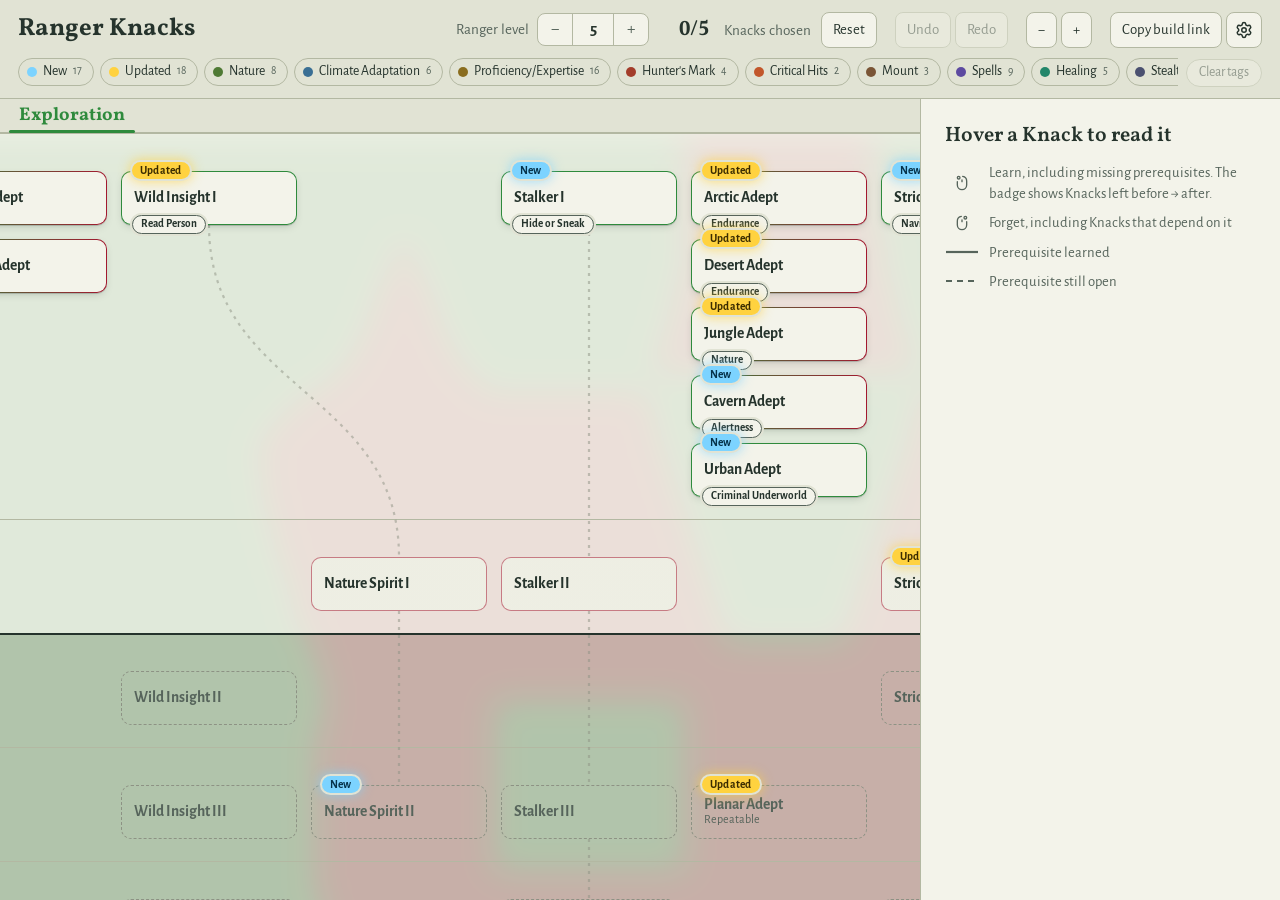
<file: ranger-revised/knack-tree.html>
<!DOCTYPE html>
<html lang="en">
<head>
<meta charset="utf-8">
<meta name="viewport" content="width=device-width, initial-scale=1, viewport-fit=cover">
<title>Ranger Knacks</title>
<link rel="preconnect" href="https://fonts.googleapis.com">
<link rel="preconnect" href="https://fonts.gstatic.com" crossorigin>
<link href="https://fonts.googleapis.com/css2?family=Alegreya+Sans:ital,wght@0,400;0,500;0,700;1,400;1,500;1,700&family=Vollkorn:wght@500;600;700&display=swap" rel="stylesheet">
<style>
:root {
  --updated: #ffd23f; --updated-ink: #3b2c00;
  --chev: url("data:image/svg+xml,%3Csvg%20xmlns%3D%22http%3A//www.w3.org/2000/svg%22%20width%3D%2216%22%20height%3D%2216%22%20viewBox%3D%220%200%2024%2024%22%20fill%3D%22none%22%20stroke%3D%22%2356645b%22%20stroke-width%3D%222.2%22%20stroke-linecap%3D%22round%22%20stroke-linejoin%3D%22round%22%3E%3Cpath%20d%3D%22m6%209%206%206%206-6%22/%3E%3C/svg%3E");
  --link-spell: #7a3fb0; --link-item: #99650f; --link-rule: #1c6db5; --link-beast: #16757b; --link-feat: #a8327a;
  --new: #7cd3ff; --new-ink: #06324a;
  --paper: #e1e3d4; --paper-2: #f3f3ea; --paper-3: #d2d5c2; --ink: #25332c; --ink-soft: #56645b;
  --rule: #b3b8a2; --locked: #8d9284; --danger: #b3261e; --gain: #237a3b; --focus: #1d5fa8;
  --reached: rgba(255, 255, 250, .55); --unreached: rgba(37, 51, 44, .07);
  --shadow: 0 1px 0 rgba(37, 51, 44, .18), 0 3px 10px -4px rgba(37, 51, 44, .35);
  --serif: "Vollkorn", "Iowan Old Style", Georgia, serif;
  --sans: "Alegreya Sans", "Gill Sans", "Segoe UI", system-ui, sans-serif;
  color-scheme: light;
}
@media (prefers-color-scheme: dark) {
  :root:not([data-theme="light"]) {
    --chev: url("data:image/svg+xml,%3Csvg%20xmlns%3D%22http%3A//www.w3.org/2000/svg%22%20width%3D%2216%22%20height%3D%2216%22%20viewBox%3D%220%200%2024%2024%22%20fill%3D%22none%22%20stroke%3D%22%23a3ad9f%22%20stroke-width%3D%222.2%22%20stroke-linecap%3D%22round%22%20stroke-linejoin%3D%22round%22%3E%3Cpath%20d%3D%22m6%209%206%206%206-6%22/%3E%3C/svg%3E"); --link-spell: #cfa3f5; --link-item: #e7b75c; --link-rule: #7fbcf2; --link-beast: #72d3d8; --link-feat: #f39ccb; --paper: #1b221e; --paper-2: #252e28; --paper-3: #2f3933; --ink: #e2e6da; --ink-soft: #a3ad9f;
    --rule: #46524a; --locked: #7c8578; --danger: #ef6b61; --gain: #6fcf86; --focus: #7fb2ff;
    --reached: rgba(255, 255, 255, .05); --unreached: rgba(0, 0, 0, .28);
    --shadow: 0 1px 0 rgba(0,0,0,.4), 0 4px 12px -4px rgba(0,0,0,.6); color-scheme: dark;
  }
}
:root[data-theme="dark"] {
  --chev: url("data:image/svg+xml,%3Csvg%20xmlns%3D%22http%3A//www.w3.org/2000/svg%22%20width%3D%2216%22%20height%3D%2216%22%20viewBox%3D%220%200%2024%2024%22%20fill%3D%22none%22%20stroke%3D%22%23a3ad9f%22%20stroke-width%3D%222.2%22%20stroke-linecap%3D%22round%22%20stroke-linejoin%3D%22round%22%3E%3Cpath%20d%3D%22m6%209%206%206%206-6%22/%3E%3C/svg%3E"); --link-spell: #cfa3f5; --link-item: #e7b75c; --paper: #1b221e; --paper-2: #252e28; --paper-3: #2f3933; --ink: #e2e6da; --ink-soft: #a3ad9f;
  --rule: #46524a; --locked: #7c8578; --danger: #ef6b61; --gain: #6fcf86; --focus: #7fb2ff;
  --reached: rgba(255, 255, 255, .05); --unreached: rgba(0, 0, 0, .28);
  --shadow: 0 1px 0 rgba(0,0,0,.4), 0 4px 12px -4px rgba(0,0,0,.6); color-scheme: dark;
}
* { box-sizing: border-box; }
:root { padding-top: env(safe-area-inset-top, 0px); padding-bottom: env(safe-area-inset-bottom, 0px); }
html, body { height: 100%; margin: 0; }
body { background: var(--paper); color: var(--ink); font: 16px/1.45 var(--sans); display: grid; grid-template-rows: auto 1fr; grid-template-columns: minmax(0, 1fr); overflow: hidden; }
button { font: inherit; color: inherit; }
strong, b { font-weight: 700; }
strong em, em strong, b em, em b { font-weight: 700; font-style: italic; }
body { font-synthesis: weight style; }
:focus-visible { outline: 2.5px solid var(--focus); outline-offset: 2px; }
svg.i { width: 16px; height: 16px; flex: none; }

/* ---------- top bar ---------- */
.bar { display: flex; flex-wrap: wrap; align-items: center; gap: 10px 18px; padding: 12px 18px 10px; border-bottom: 1px solid var(--rule); position: relative; z-index: 5; background: var(--paper); }
.bar h1 { font: 700 1.55rem/1 var(--serif); margin: 0 auto 0 0; }
.field { display: flex; align-items: center; gap: 8px; }
.field > span { color: var(--ink-soft); font-size: .95rem; }
.stepper { display: inline-flex; border: 1px solid var(--rule); border-radius: 8px; overflow: hidden; background: var(--paper-2); }
.stepper button { width: 34px; border: 0; background: transparent; cursor: pointer; font-size: 1.1rem; line-height: 1; }
.stepper button:hover { background: var(--paper-3); }
.stepper input { width: 42px; text-align: center; border: 0; border-left: 1px solid var(--rule); border-right: 1px solid var(--rule); background: transparent; font: 700 1.05rem var(--sans); color: var(--ink); padding: 6px 0; }
.tally { font-size: .95rem; color: var(--ink-soft); white-space: nowrap; }
.tally b { font: 700 1.3rem var(--serif); color: var(--ink); font-variant-numeric: tabular-nums lining-nums; }
.tally .n { display: inline-block; min-width: 1.1em; text-align: right; }
.tally .n + .n { text-align: left; }
.tally.over b { color: var(--danger); }
.group { display: flex; gap: 4px; }
.btn { border: 1px solid var(--rule); background: var(--paper-2); border-radius: 8px; padding: 6px 11px; cursor: pointer; font-size: .93rem; }
.btn:hover:not(:disabled) { background: var(--paper-3); }
.btn:disabled { opacity: .4; cursor: default; }
.btn.icon { padding: 6px 8px; display: inline-flex; align-items: center; justify-content: center; }
.btn svg.i { width: 18px; height: 18px; }
.tally-group { align-items: center; gap: 10px; }
.tagrow { display: flex; align-items: center; gap: 8px; width: 100%; }
.tags { display: flex; gap: 6px; overflow-x: auto; flex: 1; min-width: 0; padding-bottom: 2px; scrollbar-width: thin; }
.chip { flex: none; display: inline-flex; align-items: center; gap: 6px; border: 1px solid var(--rule); border-radius: 999px; padding: 3px 11px 3px 8px; background: transparent; cursor: pointer; font-size: .86rem; }
.chip i { width: 10px; height: 10px; border-radius: 50%; background: var(--c); }
.chip small { color: var(--ink-soft); }
.chip[aria-pressed="true"] { background: var(--c); border-color: var(--c); color: #fff; }
.chip[aria-pressed="true"] i { background: #fff; }
.chip[aria-pressed="true"] small { color: rgba(255,255,255,.8); }
#clearTags { flex: none; border-radius: 999px; padding: 3px 12px; font-size: .86rem; }
.notice { position: absolute; left: 12px; top: calc(100% + 8px); margin: 0; max-width: min(640px, calc(100% - 24px)); padding: 6px 12px; border-radius: 8px; background: var(--paper-2); border: 1.5px solid var(--danger); color: var(--danger); font-size: .92rem; box-shadow: var(--shadow); z-index: 6; }
.notice:empty { display: none; }

/* ---------- tree ---------- */
.main { display: grid; grid-template-columns: 1fr 360px; min-height: 0; }
.scroller { overflow: auto; position: relative; min-height: 0; overscroll-behavior: contain; }
.canvas { position: relative; }
.heads { position: sticky; top: 0; z-index: 4; height: 34px; background: var(--paper); border-bottom: 1px solid var(--rule); }
.pillar { position: absolute; top: 0; height: 34px; display: flex; align-items: center; transform: translateX(-50%); padding: 0 10px; font: 700 1.15rem/1 var(--serif); white-space: nowrap; color: var(--c); }
.pillar::after { content: ""; position: absolute; left: 0; right: 0; bottom: 0; height: 3px; border-radius: 2px; background: var(--c); }
.territory { position: absolute; left: 0; top: 0; opacity: .2; filter: blur(16px); image-rendering: auto; pointer-events: none; }
.band { z-index: 0; }
.band.reached { background: transparent; }
.lanehead { position: absolute; top: 34px; height: 26px; display: flex; align-items: center; justify-content: center; font-size: .84rem; color: var(--ink-soft); white-space: nowrap; overflow: hidden; text-overflow: ellipsis; }
.body { position: relative; overflow: hidden; }
.sectioncol { position: absolute; top: 0; bottom: 0; background: var(--c); opacity: .06; border-radius: 0 0 12px 12px; }
.band { position: absolute; left: 0; right: 0; border-top: 1px solid var(--rule); }
.band.reached { background: var(--reached); }
.band.unreached { background: var(--unreached); }
.band.threshold { border-top: 2px solid var(--ink); }
.band-label { position: sticky; left: 0; display: inline-flex; align-items: baseline; gap: 5px; margin: 5px 0 0 8px; padding: 1px 10px 2px; z-index: 2; border-radius: 999px; background: color-mix(in srgb, var(--paper) 88%, transparent); border: 1px solid var(--rule); }
.band-label span { font-size: .8rem; color: var(--ink-soft); }
.band-label strong { font: 700 1.1rem/1.2 var(--serif); }
.band.threshold .band-label { border-color: var(--ink); }
.band.unreached .band-label strong { color: var(--locked); font-weight: 500; }
.band.threshold .band-label::after { content: "next"; font-size: .75rem; color: var(--ink-soft); }
svg.lines { position: absolute; inset: 0; overflow: visible; pointer-events: none; }
.edge { fill: none; stroke-width: 2.2; }
.edge.met { stroke: var(--c); }
.edge.open { stroke: var(--c); opacity: .6; stroke-dasharray: 6 5; }
.edge.locked { stroke: var(--locked); opacity: .5; stroke-dasharray: 3 5; }
.edge.preview { stroke: var(--gain); opacity: 1; stroke-dasharray: none; stroke-width: 3; }
.edge.preview-forget { stroke: var(--danger); opacity: 1; stroke-dasharray: none; stroke-width: 3; }

.node {
  position: absolute; display: flex; align-items: center; gap: 8px; padding: 6px 12px;
  border-radius: 10px; cursor: pointer; border: 1.5px solid transparent;
  background: linear-gradient(var(--paper-2), var(--paper-2)) padding-box, linear-gradient(90deg, var(--c), var(--c2)) border-box;
  box-shadow: var(--shadow); user-select: none; -webkit-user-select: none; -webkit-touch-callout: none;
  transition: background .15s, color .15s, opacity .15s;
}
.node > * { pointer-events: none; }
.node .nm { font-weight: 700; line-height: 1.12; font-size: .97rem; flex: 1; min-width: 0; }
.node .sub { display: block; font-weight: 400; font-size: .76rem; color: var(--ink-soft); }
.node .extra { display: flex; gap: 3px; align-items: center; }
.node .pip { width: 8px; height: 8px; border-radius: 50%; border: 1.5px solid currentColor; opacity: .75; }
.node .pip.on { background: currentColor; opacity: 1; }
.node .count { font: 700 .95rem var(--serif); }
.node .new { position: absolute; top: -10px; left: 10px; padding: 0 8px; border-radius: 999px; background: var(--new); color: var(--new-ink); font-size: .72rem; font-weight: 700; line-height: 1.55; letter-spacing: .02em; box-shadow: 0 0 0 2px var(--paper), 0 0 12px 2px color-mix(in srgb, var(--new) 70%, transparent); }
.node .skill, .editor .node-demo .skill { position: absolute; bottom: -10px; left: 10px; max-width: calc(100% - 20px); overflow: hidden; text-overflow: ellipsis; white-space: nowrap;
  padding: 0 8px; border-radius: 999px; background: var(--paper-2); color: var(--ink); border: 1px solid var(--ink-soft); font-size: .7rem; font-weight: 700; line-height: 1.5; font-style: normal;
  box-shadow: 0 0 0 2px var(--paper); pointer-events: none; }
.node.learned .skill { background: #fff; color: #1d2621; border-color: #fff; }
.node.locked .skill { color: var(--ink-soft); border-style: dashed; }
.node .new.status-updated, .editor .node-demo .new.status-updated { background: var(--updated); color: var(--updated-ink); box-shadow: 0 0 0 2px var(--paper), 0 0 12px 2px color-mix(in srgb, var(--updated) 70%, transparent); }
.newflag.status-updated, .editor .item .newdot.status-updated { background: var(--updated) !important; color: var(--updated-ink) !important; }
.chip.newchip.status-updated i { background: var(--updated); }
.chip.newchip.status-updated[aria-pressed="true"] { background: var(--updated); border-color: var(--updated); color: var(--updated-ink); }
.chip.newchip.status-updated[aria-pressed="true"] i { background: var(--updated-ink); }
.panel .newflag, .editor .newflag { display: inline-block; vertical-align: middle; margin-left: 8px; padding: 0 8px; border-radius: 999px; background: var(--new); color: var(--new-ink); font: 700 .75rem/1.6 var(--sans); }
.chip.newchip i { background: var(--new); }
.chip.newchip[aria-pressed="true"] { background: var(--new); border-color: var(--new); color: var(--new-ink); }
.chip.newchip[aria-pressed="true"] i { background: var(--new-ink); }
.node.learned { background: linear-gradient(90deg, var(--c), var(--c2)) border-box; color: #fff; }
.node.learned .sub { color: rgba(255,255,255,.82); }
.node.reachable { background: linear-gradient(color-mix(in srgb, var(--paper-2) 70%, var(--paper)), color-mix(in srgb, var(--paper-2) 70%, var(--paper))) padding-box, linear-gradient(90deg, color-mix(in srgb, var(--c) 50%, transparent), color-mix(in srgb, var(--c2) 50%, transparent)) border-box; box-shadow: none; }
.node.locked { border: 1.5px dashed var(--locked); background: transparent; box-shadow: none; color: var(--ink-soft); }
.node.preview { box-shadow: 0 0 0 3px var(--paper), 0 0 0 5px var(--gain); }
.node.preview-forget { box-shadow: 0 0 0 3px var(--paper), 0 0 0 5px var(--danger); }
.node.invalid { outline: 2.5px solid var(--danger); outline-offset: 2px; }
.node.dim { opacity: .25; }

/* hover hint: which click does what, and what it costs */
.acts { position: absolute; z-index: 6; display: none; gap: 4px; transform: translate(-100%, calc(-100% + 3px)); pointer-events: none; }
.acts.on { display: flex; }
.act { display: inline-flex; align-items: center; gap: 3px; padding: 2px 8px 2px 5px; border-radius: 999px; background: var(--paper-2); border: 1.5px solid currentColor; font-weight: 700; font-size: .85rem; box-shadow: var(--shadow); }
.act.learn { color: var(--gain); }
.act.forget { color: var(--danger); }
.act.no { color: var(--locked); }
.act.no b { text-decoration: line-through; }
.act b, .panel-actions b { font-variant-numeric: tabular-nums; white-space: nowrap; }

/* ---------- panel ---------- */
.panel { border-left: 1px solid var(--rule); overflow: auto; padding: 22px 24px 28px; background: var(--paper-2); }
.panel .empty { color: var(--ink-soft); }
.panel .empty h2 { font: 600 1.3rem var(--serif); color: var(--ink); margin: 0 0 12px; }
.legend { display: grid; grid-template-columns: 34px 1fr; gap: 8px 10px; align-items: center; font-size: .92rem; margin: 0; }
.legend dt { display: flex; justify-content: center; }
.legend dd { margin: 0; }
.legend svg.line { width: 34px; height: 8px; }
.legend .sw { width: 30px; height: 18px; border-radius: 5px; border: 1.5px solid var(--ink-soft); }
.panel h2.title { font: 700 1.7rem/1.1 var(--serif); margin: 0 0 4px; }
.where { display: block; color: var(--c); font-weight: 700; font-size: .9rem; margin-bottom: 10px; }
.ptags { display: flex; flex-wrap: wrap; gap: 5px; margin: 0 0 14px; }
.ptags .chip { font-size: .8rem; padding: 2px 9px 2px 7px; cursor: default; }
.facts { display: grid; grid-template-columns: auto 1fr; gap: 4px 14px; margin: 0 0 16px; font-size: .93rem; }
.facts dt { color: var(--ink-soft); }
.facts dd { margin: 0; }
.klinks { display: flex; flex-wrap: wrap; gap: 6px; }
.klink { display: inline-flex; align-items: center; gap: 6px; padding: 3px 10px 3px 7px; border-radius: 8px; cursor: pointer; font: 700 .88rem/1.3 var(--sans); color: var(--ink);
  border: 1.5px solid transparent; background: linear-gradient(var(--paper), var(--paper)) padding-box, linear-gradient(90deg, var(--c), var(--c2)) border-box; box-shadow: var(--shadow); transition: transform .12s, background .12s; }
.klink svg.i { width: 14px; height: 14px; color: var(--c); }
.klink:hover, .klink:focus-visible { transform: translateY(-1px); background: linear-gradient(color-mix(in srgb, var(--c) 14%, var(--paper)), color-mix(in srgb, var(--c2) 14%, var(--paper))) padding-box, linear-gradient(90deg, var(--c), var(--c2)) border-box; }
.klink.learned { color: #fff; background: linear-gradient(90deg, var(--c), var(--c2)) border-box; }
.klink.learned svg.i { color: #fff; }
.node.spot { outline: 3px solid var(--ink); outline-offset: 3px; z-index: 3; }
.facts dd { align-self: center; }
.rules p { margin: 0 0 .8em; }
.rules ul { margin: 0 0 .8em; padding-left: 1.2em; }
.rules li { margin-bottom: .35em; }
.rules table { border-collapse: collapse; margin: 4px 0 14px; font-size: .92rem; }
.rules th, .rules td { text-align: left; padding: 4px 16px 4px 0; border-bottom: 1px solid var(--rule); }
.rules p.prereq { margin: 0 0 .6em; }
li > p.li-p { margin: .4em 0 0; }
.tbl-name { margin: 10px 0 2px !important; font-weight: 700; color: var(--ink-soft); }
.spellcard .tbl-name { color: inherit; opacity: .7; }
.spellcard table { border-collapse: collapse; width: 100%; margin: 2px 0 10px; font-size: .92rem; }
.spellcard th { text-align: left; font-weight: 700; padding: 3px 10px 3px 4px; vertical-align: bottom; }
.spellcard td { text-align: left; padding: 3px 10px 3px 4px; }
.spellcard tbody tr:nth-child(odd) { background: color-mix(in srgb, var(--sc-note) 45%, transparent); }
.clarify { margin: 16px 0 0; padding: 12px 14px 4px; border-radius: 10px; background: color-mix(in srgb, var(--c, var(--ink)) 8%, var(--paper-2)); border: 1px solid color-mix(in srgb, var(--c, var(--ink)) 35%, transparent); border-left-width: 4px; font-size: .95rem; }
.oldrules { margin: 22px 0 0; padding-top: 12px; border-top: 1px dashed var(--rule); }
.oldrules h3 { font: 600 1rem/1.2 var(--serif); margin: 0 0 8px; color: var(--ink-soft); }
.oldrules .rules { color: var(--ink-soft); }
.clarify h3 { font: 600 1rem/1.2 var(--serif); margin: 0 0 6px; color: var(--c, var(--ink)); }
.clarify p { margin: 0 0 .7em; }
.clarify ul { margin: 0 0 .7em; padding-left: 1.2em; }
.status { font-size: .93rem; padding: 10px 12px; border-radius: 8px; background: var(--paper-3); margin: 18px 0 0; }
.status.bad { color: var(--danger); }
.panel-actions { display: flex; flex-wrap: wrap; gap: 8px; margin-top: 16px; }
.panel-actions .btn { display: inline-flex; align-items: center; gap: 6px; padding: 9px 16px; font-weight: 700; }
.panel-actions .learn { color: var(--gain); border-color: currentColor; }
.panel-actions .forget { color: var(--danger); border-color: currentColor; }
.close { display: none; }

.drop { position: fixed; inset: 0; z-index: 20; display: none; place-items: center; background: color-mix(in srgb, var(--paper) 85%, transparent); font: 600 1.4rem var(--serif); border: 3px dashed var(--ink); }
.drop.on { display: grid; }
.toast { position: fixed; left: 50%; bottom: calc(18px + env(safe-area-inset-bottom, 0px)); transform: translateX(-50%); background: var(--ink); color: var(--paper); padding: 8px 16px; border-radius: 8px; font-size: .93rem; opacity: 0; transition: opacity .2s; pointer-events: none; z-index: 30; max-width: 90vw; }
.toast.on { opacity: 1; }

/* spell links + card */
.spell { font: inherit; border: 0; padding: 0; background: none; color: var(--ref, var(--ink)); font-style: italic; text-decoration: underline dotted; text-decoration-thickness: 1.5px; text-underline-offset: 3px; cursor: help; }
.spell .ref-ic { display: inline-block; width: .95em; height: .95em; margin-right: .2em; vertical-align: -.13em; font-style: normal; }
.spell .ref-ic svg { width: 100%; height: 100%; display: block; }
.spell.ref-spell { --ref: var(--link-spell); }
.spell.ref-item { --ref: var(--link-item); text-decoration-style: dashed; }
.spell.ref-rule { --ref: var(--link-rule); text-decoration-style: solid; text-decoration-thickness: 1px; }
.spell.ref-bestiary { --ref: var(--link-beast); text-decoration-style: double; }
.spell.ref-feat { --ref: var(--link-feat); text-decoration-style: dotted; text-decoration-thickness: 2px; }
.spell.missing { --ref: var(--danger); text-decoration: underline wavy; cursor: default; }
.spellcard .spell.ref-spell { --ref: #6b2fa0; } .spellcard .spell.ref-item { --ref: #8a5a00; } .spellcard .spell.ref-rule { --ref: #175f9f; } .spellcard .spell.ref-bestiary { --ref: #13676c; } .spellcard .spell.ref-feat { --ref: #9a2a6c; }
.spellcard {
  --sc-bg: #fdf1dc; --sc-ink: #2b2118; --sc-title: #822000; --sc-edge: #e69a28; --sc-note: #dfb997;
  position: fixed; z-index: 40; width: min(400px, calc(100vw - 16px)); max-height: calc(100vh - 16px); overflow: auto;
  background: var(--sc-bg); color: var(--sc-ink); border-top: 5px solid var(--sc-edge); border-bottom: 5px solid var(--sc-edge);
  padding: 10px 16px 12px; box-shadow: 0 10px 34px -10px rgba(0,0,0,.5); font-size: .95rem; line-height: 1.4; display: none; pointer-events: none;
}
.spellcard.on { display: block; }
.spellcard.pinned { pointer-events: auto; }
@media (prefers-color-scheme: dark) { :root:not([data-theme="light"]) .spellcard { --sc-bg: #2d251b; --sc-ink: #ece0c8; --sc-title: #f0a38a; --sc-edge: #c9821f; --sc-note: #4a3a26; } }
:root[data-theme="dark"] .spellcard { --sc-bg: #2d251b; --sc-ink: #ece0c8; --sc-title: #f0a38a; --sc-edge: #c9821f; --sc-note: #4a3a26; }
.sc-head { display: flex; align-items: baseline; justify-content: space-between; gap: 12px; margin-bottom: 4px; }
.sc-name { font: 600 1.45rem/1.1 var(--serif); font-variant: small-caps; color: var(--sc-title); margin: 0; }
.sc-src { font: 500 1.3rem/1 var(--serif); color: var(--sc-edge); white-space: nowrap; }
.sc-src abbr { text-decoration: underline dotted; text-decoration-thickness: 1.5px; text-underline-offset: 4px; cursor: help; }
.sc-type { font-style: italic; margin: 0 0 6px; }
.sc-stats { margin: 0 0 8px; }
.sc-stats div b { font-weight: 500; }
.spellcard p { margin: 0 0 .6em; }
.spellcard ul { margin: 0 0 .6em; padding-left: 1.2em; }
.spellcard > :last-child { margin-bottom: 0; }
.spellcard.wide { width: min(640px, calc(100vw - 16px)); }
/* Standalone card windows */
.cardwin { position: fixed; z-index: 55; width: min(420px, calc(100vw - 16px)); display: flex; flex-direction: column; box-shadow: 0 16px 44px -12px rgba(0,0,0,.55); border-radius: 3px; overflow: hidden; }
.cardwin.wide { width: min(660px, calc(100vw - 16px)); }
.cardwin.dragging { opacity: .92; }
.cw-bar { display: flex; align-items: center; gap: 8px; padding: 4px 6px 4px 12px; background: #d99a3a; color: #6b1d00; cursor: grab; user-select: none; touch-action: none; }
.cardwin.dragging .cw-bar { cursor: grabbing; }
.cw-kind { font: 700 .72rem/1 var(--sans); text-transform: uppercase; letter-spacing: .06em; opacity: .75; }
.cw-name { flex: 1; min-width: 0; font: 700 .95rem/1.2 var(--serif); font-variant: small-caps; white-space: nowrap; overflow: hidden; text-overflow: ellipsis; }
.cw-close { border: 0; background: transparent; color: inherit; width: 26px; height: 26px; display: grid; place-items: center; border-radius: 5px; cursor: pointer; padding: 0; }
.cw-close:hover, .cw-close:focus-visible { background: rgba(255,255,255,.35); }
.cw-close svg { width: 16px; height: 16px; }
.cardwin .spellcard.cw-body { position: static; display: block; width: auto; max-height: min(72vh, 680px); overflow: auto; pointer-events: auto; box-shadow: none; border-top: 0; }
.cardwin .spellcard.cw-body .spell { cursor: pointer; }
@media (prefers-color-scheme: dark) { :root:not([data-theme="light"]) .cw-bar { background: #a86d1c; color: #fff1dc; } }
:root[data-theme="dark"] .cw-bar { background: #a86d1c; color: #fff1dc; }
.editor .spellcard.static.wide { width: auto; }
@media (min-width: 1401px) { .ed-main.wide-preview { grid-template-columns: 300px minmax(0, 1fr) 640px; } }
@media (min-width: 1181px) and (max-width: 1400px) { .ed-main.wide-preview { grid-template-columns: 250px minmax(0, 1fr) 600px; } }
.bs-type { margin-bottom: 8px; }
.bs-top { display: grid; grid-template-columns: repeat(auto-fit, minmax(84px, 1fr)); gap: 4px 14px; padding: 8px 0; border-top: 2px solid var(--sc-edge); border-bottom: 2px solid var(--sc-edge); margin-bottom: 8px; }
.bs-top > div { display: flex; flex-direction: column; }
.bs-lab { font-weight: 700; font-size: .85rem; color: var(--sc-title); }
.bs-abs { display: grid; grid-template-columns: repeat(3, minmax(0, 1fr)); gap: 6px; margin: 0 0 10px; }
.bs-ab { border-collapse: collapse; width: 100%; font-size: .9rem; background: color-mix(in srgb, var(--sc-note) 45%, transparent); }
.bs-ab thead th { font-size: .66rem; font-weight: 700; letter-spacing: .04em; text-transform: uppercase; opacity: .75; text-align: center; padding: 2px 0 0; }
.bs-ab tbody th { font: 700 .95rem var(--serif); font-variant: small-caps; text-align: left; padding: 2px 6px; }
.bs-ab td { text-align: center; padding: 2px 4px; font-variant-numeric: tabular-nums; }
.bs-ab td.prof { font-weight: 700; }
.bs-line { margin: 0 0 .3em !important; }
.bs-line b { font-weight: 700; color: var(--sc-title); }
.bs-sec { font: 600 1.15rem/1.2 var(--serif); font-variant: small-caps; color: var(--sc-title); margin: 12px 0 6px; padding-bottom: 2px; border-bottom: 1.5px solid var(--sc-title); }
.ic-row { display: flex; justify-content: space-between; align-items: flex-end; gap: 16px; margin: 2px 0 0; }
.ic-props { text-align: right; }
.ic-rule { border: 0; border-top: 3px solid var(--sc-title); margin: 8px 0 10px; }
/* Notes are their own band: full card width, running into the bottom bar. */
.sc-notes { margin: 12px -16px -12px; padding: 9px 16px 5px; background: var(--sc-note); border-top: 1px solid color-mix(in srgb, var(--sc-edge) 55%, transparent); }
.spellcard > .sc-notes:last-child { margin-bottom: -12px; }
.sc-notes p { margin: 0 0 .6em; }

/* ---------- editor overlay ---------- */
[hidden] { display: none !important; }
.overlay { position: fixed; inset: 0; z-index: 50; background: rgba(20, 28, 24, .45); display: grid; padding: calc(12px + env(safe-area-inset-top, 0px)) 12px calc(12px + env(safe-area-inset-bottom, 0px)); }
.editor { background: var(--paper); border-radius: 14px; box-shadow: 0 24px 60px -20px rgba(0,0,0,.6); display: grid; grid-template-rows: auto 1fr; min-height: 0; overflow: hidden; }
/* The hover preview always sits above card windows, however many times they have been raised. */
#spellcard { z-index: 2147483000; }
.ed-bar { display: flex; flex-wrap: wrap; align-items: center; gap: 10px 12px; padding: 12px 16px; border-bottom: 1px solid var(--rule); }
.ed-bar h2 { font: 700 1.4rem/1 var(--serif); margin: 0; }
.ed-status { font-size: .9rem; color: var(--ink-soft); margin-right: auto; }
.ed-status.dirty { color: #9a6a00; }
.ed-status b { font-weight: 700; color: var(--ink); }
.btn.primary { background: var(--ink); color: var(--paper); border-color: var(--ink); display: inline-flex; align-items: center; gap: 6px; }
.btn.primary:hover:not(:disabled) { background: var(--ink); filter: brightness(1.2); }
#ed-import { display: inline-flex; align-items: center; gap: 6px; }
.split { position: relative; display: inline-flex; }
.split > .btn:first-child { border-radius: 8px 0 0 8px; }
.split .caret { border-radius: 0 8px 8px 0; border-left: 1px solid color-mix(in srgb, var(--paper) 35%, transparent); padding: 6px 6px; }
.menu { position: absolute; right: 0; top: calc(100% + 6px); z-index: 5; min-width: 240px; background: var(--paper-2); border: 1px solid var(--rule); border-radius: 10px; box-shadow: var(--shadow); padding: 5px; display: grid; }
.menu button { text-align: left; border: 0; background: transparent; padding: 8px 12px; border-radius: 7px; cursor: pointer; font-size: .93rem; }
.menu button:hover, .menu button:focus-visible { background: var(--paper-3); }
.btn.danger { color: var(--danger); border-color: currentColor; }
.btn.small { padding: 3px 9px; font-size: .85rem; }

.ed-main { display: grid; grid-template-columns: 300px minmax(0, 1fr) 380px; min-height: 0; }
.editor .side { border-right: 1px solid var(--rule); display: flex; flex-direction: column; min-height: 0; }
.editor .tabs { display: grid; grid-template-columns: repeat(4, 1fr); border-bottom: 1px solid var(--rule); }
.editor .tabs button { flex: 1 1 auto; white-space: nowrap; border: 0; background: transparent; padding: 9px 2px; font-size: .85rem; cursor: pointer; border-bottom: 3px solid transparent; font-weight: 700; color: var(--ink-soft); }
.editor .tabs button[aria-selected="true"] { color: var(--ink); border-bottom-color: var(--ink); }
.editor .tabs small { font-weight: 400; }
.editor .side-tools { display: flex; gap: 6px; padding: 10px; }
.editor .side-tools input { flex: 1; min-width: 0; border: 1px solid var(--rule); border-radius: 8px; padding: 6px 10px; background: var(--paper-2); }
.editor .list { overflow: auto; flex: 1; padding: 0 6px 16px; }
.editor .list h3 { font: 600 .95rem var(--serif); margin: 14px 8px 4px; color: var(--c, var(--ink)); }
.editor .item { display: flex; align-items: center; gap: 8px; width: 100%; text-align: left; border: 0; background: transparent; padding: 6px 8px; border-radius: 8px; cursor: pointer; }
.editor .item:hover { background: var(--paper-3); }
.editor .item[aria-current="true"] { background: var(--paper-2); box-shadow: inset 3px 0 0 var(--c, var(--ink)); }
.editor .item .dot { width: 9px; height: 9px; border-radius: 50%; flex: none; background: linear-gradient(90deg, var(--c) 50%, var(--c2) 50%); }
.editor .item .nm { flex: 1; min-width: 0; overflow: hidden; text-overflow: ellipsis; white-space: nowrap; }
.editor .item .lv { font-size: .8rem; color: var(--ink-soft); font-variant-numeric: tabular-nums; }
.editor .item.kind-spell { --c: var(--link-spell); }
.editor .item.kind-item { --c: var(--link-item); }
.editor .item.kind-rule { --c: var(--link-rule); }
.editor .item.kind-bestiary { --c: var(--link-beast); }
.editor .item.kind-feat { --c: var(--link-feat); }
.editor .item.kind-feat .nm { color: var(--c); font-style: italic; }
.editor .tabs button[data-tab="feats"][aria-selected="true"] { border-bottom-color: var(--link-feat); color: var(--link-feat); }
.editor .item.kind-rule .nm, .editor .item.kind-bestiary .nm { color: var(--c); font-style: italic; }
.editor .tabs button[data-tab="rules"][aria-selected="true"] { border-bottom-color: var(--link-rule); color: var(--link-rule); }
.editor .tabs button[data-tab="bestiary"][aria-selected="true"] { border-bottom-color: var(--link-beast); color: var(--link-beast); }
.editor .abil-grid { display: grid; grid-template-columns: repeat(3, minmax(0, 1fr)); gap: 12px 16px; }
.editor .abil { display: flex; flex-direction: column; gap: 4px; }
.editor .abil-name { font: 700 .95rem var(--serif); font-variant: small-caps; }
.editor .item.kind-spell .nm, .editor .item.kind-item .nm { color: var(--c); font-style: italic; }
.editor .tabs button[data-tab="spells"][aria-selected="true"] { border-bottom-color: var(--link-spell); color: var(--link-spell); }
.editor .tabs button[data-tab="items"][aria-selected="true"] { border-bottom-color: var(--link-item); color: var(--link-item); }
.editor .miss-head { color: var(--danger) !important; }
.editor .item.missing-row .nm { color: var(--danger); font-style: italic; text-decoration: underline wavy; text-decoration-thickness: 1px; text-underline-offset: 3px; }
.editor .item.missing-row { --c: var(--danger); }
.editor .item .anytype { font-size: .72rem; padding: 0 6px; border-radius: 999px; border: 1px solid var(--rule); color: var(--ink-soft); }
.editor .item .flag { font-size: .78rem; font-weight: 700; }
.editor .flag.error { color: var(--danger); }
.editor .flag.warn { color: #9a6a00; }
.editor .item .newdot { font-size: .68rem; font-weight: 700; padding: 0 6px; border-radius: 999px; background: var(--new); color: var(--new-ink); }

.editor .form { overflow: auto; padding: 22px 28px 60px; min-height: 0; }
.editor .form h2 { font: 700 1.7rem/1.1 var(--serif); margin: 0 0 4px; }
.editor .form .sub { color: var(--ink-soft); margin: 0 0 18px; font-size: .93rem; }
.editor .issues { margin: 0 0 18px; padding: 0; list-style: none; display: grid; gap: 6px; max-width: 760px; }
.editor .issues li { padding: 7px 12px; border-radius: 8px; background: var(--paper-2); border-left: 4px solid #9a6a00; font-size: .93rem; display: flex; gap: 10px; align-items: center; justify-content: space-between; }
.editor .issues li.error { border-left-color: var(--danger); }
.editor .grid { display: grid; grid-template-columns: repeat(2, minmax(0, 1fr)); gap: 14px 18px; max-width: 760px; }
.editor .grid .wide { grid-column: 1 / -1; }
.editor .field { display: flex; flex-direction: column; align-items: stretch; gap: 5px; min-width: 0; text-align: left; }
.editor input, .editor select, .editor textarea { font: inherit; color: inherit; }
.editor select { -webkit-appearance: none; appearance: none; background-image: var(--chev) !important; background-repeat: no-repeat !important; background-position: right 12px center !important; background-size: 16px !important; padding-right: 38px !important; cursor: pointer; }
.editor select::-ms-expand { display: none; }
.editor .field > label { font-weight: 700; font-size: .92rem; }
.editor .field .hint, .editor .hint { font-size: .83rem; color: var(--ink-soft); }
.editor .field input[type="text"], .editor .field select, .editor .field textarea { border: 1px solid var(--rule); border-radius: 8px; padding: 7px 10px; background: var(--paper-2); width: 100%; }
.editor .field textarea { min-height: calc(4 * 1.5em + 16px); resize: none; overflow: hidden; line-height: 1.5; field-sizing: content; }
.editor .field textarea.short { min-height: calc(2 * 1.5em + 16px); }
.editor .row { display: flex; gap: 8px; align-items: center; flex-wrap: wrap; }
.editor .check { display: inline-flex; align-items: center; gap: 6px; cursor: pointer; font-size: .95rem; }
.editor .check input { width: 17px; height: 17px; accent-color: var(--ink); }
.editor .stepper { align-self: flex-start; }
.editor .stepper input { width: 46px !important; border: 0 !important; border-left: 1px solid var(--rule) !important; border-right: 1px solid var(--rule) !important; border-radius: 0 !important; background: transparent !important; padding: 6px 0 !important; }
.editor .coins { gap: 6px 10px; flex-wrap: wrap; }
.editor .coin { display: inline-flex; align-items: center; gap: 5px; font-weight: 700; font-size: .9rem; color: var(--ink-soft); }
.editor .field .coin input[type="text"] { width: 52px; text-align: right; padding: 6px 8px; font-variant-numeric: tabular-nums; }
.editor .withhelp { display: inline-flex; align-items: center; gap: 6px; }
.editor .help { position: relative; display: inline-grid; place-items: center; width: 20px; height: 20px; padding: 0; border: 0; border-radius: 50%; background: transparent; color: var(--ink-soft); cursor: help; }
.editor .help svg.i { width: 16px; height: 16px; }
.editor .help:hover, .editor .help:focus-visible { color: var(--ink); }
.editor .help .tip { position: absolute; left: 50%; bottom: calc(100% + 8px); transform: translateX(-50%); width: 260px; padding: 8px 10px; border-radius: 8px;
  background: var(--ink); color: var(--paper); font: 400 .85rem/1.4 var(--sans); text-align: left; box-shadow: var(--shadow); opacity: 0; visibility: hidden; transition: opacity .12s; z-index: 10; pointer-events: none; }
.editor .help:hover .tip, .editor .help:focus-visible .tip { opacity: 1; visibility: visible; }
.editor .chips { display: flex; flex-wrap: wrap; gap: 6px; }
.editor .chip.token { cursor: default; background: var(--paper-2); padding-right: 4px; }
.editor .chip.token button { border: 0; background: transparent; cursor: pointer; padding: 0 5px; font-size: 1rem; line-height: 1; color: var(--ink-soft); }
.editor .linked { display: flex; flex-direction: column; gap: 8px; margin: 0 0 16px; }
.editor .danger-zone { margin-top: 30px; padding-top: 16px; border-top: 1px solid var(--rule); max-width: 760px; }
.editor .settings-table { display: grid; grid-template-columns: auto 1fr auto auto; gap: 6px 10px; align-items: center; max-width: 560px; }
.editor .settings-table input[type="color"] { width: 38px; height: 32px; padding: 0; border: 1px solid var(--rule); border-radius: 6px; background: none; }
.editor .tag-members { grid-column: 2 / -1; margin: 0 0 10px; }
.editor .known-grid { display: grid; grid-template-columns: repeat(10, minmax(0, 1fr)); gap: 6px; max-width: 760px; }
.editor .known-grid label { display: flex; flex-direction: column; align-items: center; font-size: .8rem; color: var(--ink-soft); gap: 3px; }
.editor .known-grid input { width: 100%; text-align: center; border: 1px solid var(--rule); border-radius: 6px; padding: 5px 0; background: var(--paper-2); font-variant-numeric: tabular-nums; }
.editor .empty-state { color: var(--ink-soft); max-width: 460px; }
.editor .empty-state h2 { color: var(--ink); }

.editor .preview { border-left: 1px solid var(--rule); overflow: auto; padding: 22px 24px 28px; background: var(--paper-2); min-height: 0; }
.editor .preview .cap { font-size: .85rem; color: var(--ink-soft); margin: 0 0 14px; }
.editor .kprev h2 { font: 700 1.7rem/1.1 var(--serif); margin: 0 0 4px; }
.editor .kprev .where { display: block; color: var(--c); font-weight: 700; font-size: .9rem; margin-bottom: 10px; }
.editor .node-demo { position: relative; display: inline-flex; align-items: center; width: 176px; height: 54px; padding: 6px 12px; border-radius: 10px; border: 1.5px solid transparent; margin: 8px 0 16px;
  background: linear-gradient(var(--paper), var(--paper)) padding-box, linear-gradient(90deg, var(--c), var(--c2)) border-box; box-shadow: var(--shadow); font-weight: 700; line-height: 1.12; }
.editor .node-demo .new { position: absolute; top: -9px; left: 10px; padding: 0 7px; border-radius: 999px; background: var(--new); color: var(--new-ink); font-size: .7rem; font-weight: 700; line-height: 1.5; }
.editor .spell.missing { cursor: pointer; }
.editor .spellcard.static { position: static; display: block; width: auto; max-height: none; pointer-events: auto; box-shadow: var(--shadow); }

@media (max-width: 1180px) { .ed-main { grid-template-columns: 240px minmax(0, 1fr); grid-template-rows: minmax(0, 1fr) minmax(0, 40%); } .editor .side { grid-row: 1 / span 2; } .editor .preview { grid-column: 2; border-left: 0; border-top: 1px solid var(--rule); } }
@media (max-width: 760px) {
  .overlay { padding: 0; } .editor { border-radius: 0; }
  .ed-main { display: block; overflow: auto; } .editor .side { border-right: 0; border-bottom: 1px solid var(--rule); max-height: 45vh; }
  .editor .grid { grid-template-columns: 1fr; } .editor .form { padding: 18px 14px 40px; overflow: visible; } .editor .known-grid { grid-template-columns: repeat(5, minmax(0, 1fr)); }
  .editor .preview { border-left: 0; border-top: 1px solid var(--rule); }
}

@media (max-width: 860px) {
  .main { grid-template-columns: 1fr; }
  .panel { position: fixed; left: 0; right: 0; bottom: 0; max-height: 62%; z-index: 10; border-left: 0; border-top: 1px solid var(--rule); border-radius: 16px 16px 0 0; box-shadow: 0 -8px 30px -10px rgba(0,0,0,.35); padding-bottom: calc(24px + env(safe-area-inset-bottom, 0px)); transform: translateY(105%); transition: transform .22s ease; }
  .panel.open { transform: none; }
  .close { display: block; position: absolute; right: 12px; top: 10px; }
  .bar { gap: 8px 12px; padding: 10px 12px 8px; }
  .bar h1 { width: 100%; font-size: 1.3rem; }
  .btn { padding: 5px 9px; font-size: .86rem; }
}
@media (prefers-reduced-motion: reduce) { * { transition: none !important; } }
</style>
</head>
<body>
<header class="bar">
  <h1 id="title">Ranger Knacks</h1>
  <label class="field"><span>Ranger level</span>
    <span class="stepper">
      <button type="button" id="lvDown" aria-label="Lower level">−</button>
      <input id="lvInput" type="text" inputmode="numeric" autocomplete="off" aria-label="Ranger level" value="5">
      <button type="button" id="lvUp" aria-label="Raise level">+</button>
    </span>
  </label>
  <div class="group tally-group">
    <div class="tally" id="tally" aria-live="polite"></div>
    <button class="btn" id="reset" type="button">Reset</button>
  </div>
  <div class="group">
    <button class="btn" id="undo" type="button" title="Undo (Ctrl+Z)">Undo</button>
    <button class="btn" id="redo" type="button" title="Redo (Ctrl+Shift+Z)">Redo</button>
  </div>
  <div class="group">
    <button class="btn" id="zoomOut" type="button" aria-label="Zoom out">−</button>
    <button class="btn" id="zoomIn" type="button" aria-label="Zoom in">+</button>
  </div>
  <div class="group">
    <button class="btn" id="copyLink" type="button">Copy build link</button>
    <button class="btn icon" id="openEditor" type="button" aria-label="Edit Knacks and spells" title="Edit Knacks and spells"><svg class="i" viewBox="0 0 24 24" fill="none" stroke="currentColor" stroke-width="2" stroke-linecap="round" stroke-linejoin="round" aria-hidden="true"><path d="M9.671 4.136a2.34 2.34 0 0 1 4.659 0 2.34 2.34 0 0 0 3.319 1.915 2.34 2.34 0 0 1 2.33 4.033 2.34 2.34 0 0 0 0 3.831 2.34 2.34 0 0 1-2.33 4.033 2.34 2.34 0 0 0-3.319 1.915 2.34 2.34 0 0 1-4.659 0 2.34 2.34 0 0 0-3.32-1.915 2.34 2.34 0 0 1-2.33-4.033 2.34 2.34 0 0 0 0-3.831A2.34 2.34 0 0 1 6.35 6.051a2.34 2.34 0 0 0 3.319-1.915"/><circle cx="12" cy="12" r="3"/></svg></button>
  </div>
  <div class="tagrow">
    <div class="tags" id="tags" role="group" aria-label="Highlight by tag"></div>
    <button class="btn" id="clearTags" type="button">Clear tags</button>
  </div>
  <p class="notice" id="notice"></p>
</header>
<div class="main">
  <div class="scroller" id="scroller"><div class="canvas" id="canvas"></div></div>
  <aside class="panel" id="panel" aria-live="polite"></aside>
</div>
<div class="overlay" id="editor" hidden>
  <div class="editor" role="dialog" aria-modal="true" aria-labelledby="ed-heading">
    <header class="ed-bar">
      <h2 id="ed-heading">Edit Knacks</h2>
      <span class="ed-status" id="ed-status" aria-live="polite"></span>
      <div class="group">
        <button class="btn icon" id="ed-undo" type="button" aria-label="Undo" title="Undo (Ctrl+Z)"><svg class="i" viewBox="0 0 24 24" fill="none" stroke="currentColor" stroke-width="2" stroke-linecap="round" stroke-linejoin="round" aria-hidden="true"><path d="M9 14 4 9l5-5"/><path d="M4 9h10.5a5.5 5.5 0 0 1 5.5 5.5a5.5 5.5 0 0 1-5.5 5.5H11"/></svg></button>
        <button class="btn icon" id="ed-redo" type="button" aria-label="Redo" title="Redo (Ctrl+Shift+Z)"><svg class="i" viewBox="0 0 24 24" fill="none" stroke="currentColor" stroke-width="2" stroke-linecap="round" stroke-linejoin="round" aria-hidden="true"><path d="m15 14 5-5-5-5"/><path d="M20 9H9.5A5.5 5.5 0 0 0 4 14.5A5.5 5.5 0 0 0 9.5 20H13"/></svg></button>
      </div>
      <button class="btn" id="ed-import" type="button"><svg class="i" viewBox="0 0 24 24" fill="none" stroke="currentColor" stroke-width="2" stroke-linecap="round" stroke-linejoin="round" aria-hidden="true"><path d="m6 14 1.5-2.9A2 2 0 0 1 9.24 10H20a2 2 0 0 1 1.94 2.5l-1.54 6a2 2 0 0 1-1.95 1.5H4a2 2 0 0 1-2-2V5a2 2 0 0 1 2-2h3.9a2 2 0 0 1 1.69.9l.81 1.2a2 2 0 0 0 1.67.9H18a2 2 0 0 1 2 2v2"/></svg> Import</button>
      <div class="split">
        <button class="btn primary" id="ed-save" type="button" title="Save (Ctrl+S)"><svg class="i" viewBox="0 0 24 24" fill="none" stroke="currentColor" stroke-width="2" stroke-linecap="round" stroke-linejoin="round" aria-hidden="true"><path d="M15.2 3a2 2 0 0 1 1.4.6l3.8 3.8a2 2 0 0 1 .6 1.4V19a2 2 0 0 1-2 2H5a2 2 0 0 1-2-2V5a2 2 0 0 1 2-2z"/><path d="M17 21v-7a1 1 0 0 0-1-1H8a1 1 0 0 0-1 1v7"/><path d="M7 3v4a1 1 0 0 0 1 1h7"/></svg> Save</button>
        <button class="btn primary caret" id="ed-saveMenu" type="button" aria-label="More save options" aria-haspopup="menu" aria-expanded="false"><svg class="i" viewBox="0 0 24 24" fill="none" stroke="currentColor" stroke-width="2" stroke-linecap="round" stroke-linejoin="round" aria-hidden="true"><path d="m6 9 6 6 6-6"/></svg></button>
        <div class="menu" id="ed-menu" role="menu" hidden>
          <button type="button" role="menuitem" id="ed-saveAs">Save as…</button>
          <button type="button" role="menuitem" id="ed-revert">Revert to built-in config</button>
        </div>
      </div>
      <button class="btn icon" id="ed-close" type="button" aria-label="Close editor" title="Close (Esc)"><svg class="i" viewBox="0 0 24 24" fill="none" stroke="currentColor" stroke-width="2" stroke-linecap="round" stroke-linejoin="round" aria-hidden="true"><path d="M18 6 6 18"/><path d="m6 6 12 12"/></svg></button>
      <input type="file" id="ed-fileInput" accept=".json,application/json" hidden>
    </header>
    <div class="ed-main">
      <nav class="side" aria-label="Knacks and spells">
        <div class="tabs" role="tablist">
          <button type="button" role="tab" data-tab="knacks">Knacks <small id="ed-nK"></small></button>
          <button type="button" role="tab" data-tab="spells">Spells <small id="ed-nS"></small></button>
          <button type="button" role="tab" data-tab="items">Items <small id="ed-nI"></small></button>
          <button type="button" role="tab" data-tab="feats">Feats <small id="ed-nF"></small></button>
          <button type="button" role="tab" data-tab="rules">Rules <small id="ed-nR"></small></button>
          <button type="button" role="tab" data-tab="bestiary">Bestiary <small id="ed-nB"></small></button>
          <button type="button" role="tab" data-tab="settings">Settings</button>
        </div>
        <div class="side-tools" id="ed-sideTools">
          <input type="search" id="ed-search" placeholder="Search" aria-label="Search">
          <button class="btn" id="ed-addBtn" type="button">Add</button>
        </div>
        <div class="list" id="ed-list"></div>
      </nav>
      <section class="form" id="ed-form"></section>
      <aside class="preview" id="ed-preview"></aside>
    </div>
  </div>
</div>
<div class="drop" id="drop">Drop a config file to load it</div>
<div class="toast" id="toast"></div>
<div class="spellcard" id="spellcard" role="tooltip"></div>

<script type="application/json" id="knack-data">{"title": "Ranger Knacks", "knacksKnown": [1, 3, 4, 5, 5, 7, 8, 8, 10, 10, 11, 11, 11, 13, 14, 14, 14, 14, 14, 14], "pillars": [{"name": "Combat", "color": "#a3182f"}, {"name": "Social", "color": "#3a44a6"}, {"name": "Exploration", "color": "#2e8a3c"}], "tags": [{"name": "Nature", "color": "#4f7a34"}, {"name": "Environmental Adaptation", "color": "#3a6f94"}, {"name": "Skills and Proficiencies", "color": "#8a6d1f"}, {"name": "Hunter's Mark", "color": "#a33d2a"}, {"name": "Critical Hits", "color": "#c2572b"}, {"name": "Mounted Combat", "color": "#7a5536"}, {"name": "Spells", "color": "#5d4aa0"}, {"name": "Healing", "color": "#23866a"}, {"name": "Stealth", "color": "#4b5170"}, {"name": "Tracking", "color": "#8c4f7c"}, {"name": "Mobility", "color": "#2a7c93"}, {"name": "Herbalism", "color": "#62852a"}, {"name": "Woodcarving", "color": "#96683a"}, {"name": "Trapper", "color": "#6b6a58"}], "knacks": [{"id": "deft-explorer-1", "name": "Deft Explorer I", "pillars": ["Exploration", "Social"], "level": 1, "prereqs": [], "tags": ["Skills and Proficiencies"], "text": ["***Expertise.*** Choose one of your skill proficiencies with which you lack Expertise. You gain Expertise in that skill.", "***Languages.*** You know one language of your choice."]}, {"id": "deft-explorer-2", "name": "Deft Explorer II", "pillars": ["Exploration", "Social"], "level": 6, "prereqs": ["deft-explorer-1"], "tags": ["Skills and Proficiencies"], "text": ["***Expertise.*** Choose another of your skill proficiencies with which you lack Expertise. You gain Expertise in that skill.", "***Languages.*** You know one additional language of your choice."]}, {"id": "deft-explorer-3", "name": "Deft Explorer III", "pillars": ["Exploration", "Social"], "level": 9, "prereqs": ["deft-explorer-2"], "tags": ["Skills and Proficiencies"], "text": ["***Expertise.*** Choose another of your skill proficiencies with which you lack Expertise. You gain Expertise in that skill.", "***Languages.*** You know one additional language of your choice."]}, {"id": "strider-1", "name": "Strider I", "pillars": ["Exploration"], "level": 1, "prereqs": [], "tags": ["Mobility", "Nature"], "text": ["Your movement is unaffected by Difficult Terrain imposed by natural environments, such as undergrowth, snow, or swamp. You also can't become lost so long as you can see the night sky.", "Finally, the Travel Pace of you and up to 10 creatures who travel with you is unaffected by natural Difficult Terrain."]}, {"id": "strider-2", "name": "Strider II", "pillars": ["Combat"], "level": 3, "prereqs": ["strider-1"], "tags": ["Mobility"], "text": ["Once in your sights, you pursue your enemies relentlessly. You can take the Dash action as a Bonus Action on your turn."]}, {"id": "strider-3", "name": "Strider III", "pillars": ["Combat", "Exploration"], "level": 6, "prereqs": ["strider-2"], "tags": ["Mobility"], "text": ["You can surmount almost any obstacle that would block your path. Your Speed increases by 10 feet, your movement is unaffected by Difficult Terrain, and spells and other magical effects can't reduce your Speed."]}, {"id": "strider-4", "name": "Strider IV", "pillars": ["Combat"], "level": 14, "prereqs": ["strider-3"], "tags": ["Mobility", "Spells"], "text": ["You move through the world unhindered by even the most powerful magic and restraints. You are always under the effects of the [[Freedom of Movement]] spell unless you have the Unconscious condition."]}, {"id": "naturalist-1", "name": "Naturalist I", "pillars": ["Exploration"], "level": 1, "prereqs": [], "tags": ["Nature", "Skills and Proficiencies"], "text": ["You are an intuitive student of the wilderness. Whenever you would make an Intelligence (Nature) check in the wilderness, you can choose to make a Wisdom (Nature) check instead.", "Also, you can make Wisdom (Nature) checks as a Bonus Action to recall knowledge about one beast or plant you see."]}, {"id": "naturalist-2", "name": "Naturalist II", "pillars": ["Exploration"], "level": 6, "prereqs": ["naturalist-1"], "tags": ["Nature", "Skills and Proficiencies"], "text": ["At the end of a Long Rest, you can attune to your surrounding environment. Examples include, but are not limited to: arctic, coast, desert, forest, grassland, mountain, or swamp. While in your attuned environment, you gain the following benefits:", "- You have advantage on Wisdom (Nature) checks related to the local plants, animals, ecosystem, and weather.\n- You find twice as much food when foraging or hunting.\n- You cannot gain the Surprised condition unless you have the Incapacitated condition.\n- You have Advantage on your [[rule:Initiative]] rolls so long as you are not surprised or incapacitated."]}, {"id": "alpine-adept", "name": "Alpine Adept", "pillars": ["Exploration", "Combat"], "group": "Movement Adepts", "level": 1, "prereqs": [], "tags": ["Environmental Adaptation", "Mobility"], "text": ["You are amazingly surefooted. You gain a 30-foot Climb Speed, and you can take a Reaction when you fall to reduce any damage you take from the fall by an amount equal to your Ranger level.", "If you already have a Climb Speed it increases by 10 feet."]}, {"id": "aquatic-adept", "name": "Aquatic Adept", "pillars": ["Exploration", "Combat"], "group": "Movement Adepts", "level": 1, "prereqs": [], "tags": ["Environmental Adaptation", "Mobility"], "text": ["You can swim through the water like a native creature of the sea. You gain a 30-foot Swim Speed, and while you are underwater, you can hold your breath for up to 1 hour. If you already have a Swim Speed it increases by 10 feet."]}, {"id": "underground-adept", "name": "Underground Adept", "pillars": ["Exploration", "Combat"], "group": "Movement Adepts", "level": 1, "prereqs": [], "tags": ["Environmental Adaptation"], "text": ["You are especially skilled at navigating the winding tunnels under the earth. You gain Darkvision out to a range of 60 feet. If you already have Darkvision its range increases by 30 feet.", "As an Action you can close your eyes to gain Tremorsense out to a 60-foot radius. In that radius, you can sense anything touching the ground. This special sense lasts for 1 minute, or until you open your eyes. Once you use this Action you must finish a Short or Long Rest before you can use it again."]}, {"id": "arctic-adept", "name": "Arctic Adept", "pillars": ["Exploration", "Combat"], "group": "Climate Adepts", "level": 1, "prereqs": [], "tags": ["Environmental Adaptation"], "text": ["You have adapted to the frozen tundra. You gain Resistance to Cold damage. Also, you and up to 10 creatures who travel with you have Advantage on any saving throws they make to resist the hostile effects of arctic environments."]}, {"id": "desert-adept", "name": "Desert Adept", "pillars": ["Exploration", "Combat"], "group": "Climate Adepts", "level": 1, "prereqs": [], "tags": ["Environmental Adaptation"], "text": ["You have adapted to scorching deserts. You gain Resistance to Fire damage. Also, you and up to 10 creatures who travel with you have Advantage on any saving throws they make to resist the hostile effects of desert environments."]}, {"id": "jungle-adept", "name": "Jungle Adept", "pillars": ["Exploration", "Combat"], "group": "Climate Adepts", "level": 1, "prereqs": [], "tags": ["Environmental Adaptation"], "text": ["You have adapted to the jungles. You gain Resistance to Poison damage. Also, you and up to 10 creatures who travel with you have Advantage on any saving throws they make to resist the hostile effects of jungle environments."]}, {"id": "planar-adept", "name": "Planar Adept", "pillars": ["Exploration", "Combat"], "group": "Climate Adepts", "level": 9, "prereqs": [], "maxRanks": 8, "tags": ["Environmental Adaptation"], "text": ["You have adapted to life on one of the great planes of the multiverse. Choose one plane from the table below (or the corresponding plane in your setting). You gain Resistance to the corresponding damage type. Also, you and up to ten creatures who travel with you, have Advantage on saving throws to resist the hostile effects of that plane.", "[[table]]", "You can learn this Knack more than once, but you must choose a different plane of existence each time you do so."], "table": [["Plane", "Damage"], ["Astral Sea", "Radiant"], ["Feywild", "Psychic"], ["Mechanus", "Force"], ["Shadowfell", "Necrotic"], ["Air", "Thunder"], ["Earth", "Acid"], ["Fire", "Fire"], ["Water", "Cold"]]}, {"id": "slayer-1", "name": "Slayer I", "pillars": ["Combat"], "level": 3, "prereqs": [], "tags": ["Hunter's Mark"], "text": ["To mark a creature with your [[Hunter's Mark]], you must cast [[Hunter's Mark]] targeting it, or—if the previous target of an ongoing [[Hunter's Mark]] dropped to 0 Hit Points before the spell ended—move the mark to the creature.", "When you hit a creature with a weapon attack you can mark a creature with your Hunter's Mark as part of the attack, applying your Hunter's Mark damage bonus and other benefits to the damage roll."]}, {"id": "slayer-2", "name": "Slayer II", "pillars": ["Combat"], "level": 6, "prereqs": ["slayer-1"], "tags": ["Hunter's Mark", "Tracking"], "text": ["Your tracking abilities have become supernaturally accurate. You can mark a creature with your [[Hunter's Mark]] by studying signs of its passing, such as tracks, that were left within 24 hours.", "Moreover, whenever you make a Wisdom (Perception) or a Wisdom (Survival) check to locate or track the creature with your Hunter's Mark, you can treat a roll of 7 or lower on the d20 as an 8."]}, {"id": "slayer-3", "name": "Slayer III", "pillars": ["Combat"], "level": 14, "prereqs": ["slayer-2"], "tags": ["Hunter's Mark"], "text": ["When you hit a creature marked by your [[Hunter's Mark]] with a weapon attack, you can force it to make a Constitution saving throw against your spell save DC. On a failed save, it has the Blinded, Dazed, Deafened, or Restrained condition (your choice) until the start of your next turn. You can only use this feature once per turn."]}, {"id": "favored-foe", "name": "Favored Foe", "pillars": ["Exploration"], "level": 3, "prereqs": [], "maxRanks": null, "tags": ["Tracking", "Skills and Proficiencies"], "text": ["You are especially adept at studying, tracking, and hunting a specific type of enemy. Choose one creature type, two races of humanoid (such as gnolls and orcs), or one organization (like a thieves' guild or an evil cult) as your Favored Foe.", "Whenever you make a Wisdom check to hunt or track, or an Intelligence check to recall knowledge about a Favored Foe, you can treat a roll of 9 or lower on the d20 as a 10.", "You can choose to learn this Knack more than once, but you must choose a new Favored Foe each time you do so."]}, {"id": "fell-handed-1", "name": "Fell-Handed I", "pillars": ["Combat"], "level": 6, "prereqs": [], "tags": ["Critical Hits"], "text": ["When you score a Critical Hit with a weapon attack against a creature, you have Advantage on the next attack you make against that creature before the end of your next turn."]}, {"id": "fell-handed-2", "name": "Fell-Handed II", "pillars": ["Combat"], "level": 9, "prereqs": ["fell-handed-1"], "tags": ["Critical Hits"], "text": ["When you score a Critical Hit against a creature, your Critical Hit range for attack rolls against that creature expands by 1.", "For example, if you score a critical hit against a creature for the first time, you then score a critical hit on a roll of 19 or 20 when you make an attack roll against it, and so on."]}, {"id": "stalker-1", "name": "Stalker I", "pillars": ["Exploration"], "level": 1, "prereqs": [], "tags": ["Stealth"], "text": ["You are a master at remaining undetected in the wilderness. You have Advantage on Dexterity (Stealth) checks you make to hide while you are in natural environments."]}, {"id": "stalker-2", "name": "Stalker II", "pillars": ["Combat"], "level": 3, "prereqs": ["stalker-1"], "tags": ["Stealth"], "text": ["You have learned to hunt your prey while remaining unseen. You can take the Hide action as a Bonus Action on your turn."]}, {"id": "stalker-3", "name": "Stalker III", "pillars": ["Exploration"], "level": 9, "prereqs": ["stalker-2"], "tags": ["Stealth", "Tracking", "Spells"], "text": ["You cannot be tracked, even by magic. You are always under the effects of the [[Nondetection]] spell, and you can't be tracked by divination magic or magical means unless you wish to be."]}, {"id": "stalker-4", "name": "Stalker IV", "pillars": ["Combat"], "level": 14, "prereqs": ["stalker-3"], "tags": ["Stealth"], "text": ["You can ward yourself to briefly disappear from sight. When you take the Hide action, you have the Invisible condition until the start of your next turn. This ends early immediately after you make an attack roll, deal damage, or cast a spell."]}, {"id": "trapper", "name": "Trapper", "pillars": ["Combat"], "level": 1, "prereqs": [], "tags": ["Trapper"], "text": ["You can construct natural traps. Over the course of 2 hours, which can be during a Short or Long Rest, you can use a knife, natural materials, and expend 10 feet of rope to craft an improvised Trap, which lasts until the end of your next Long Rest.", "As an Action, you can set one of these Traps in an adjacent unoccupied 5-foot space. The first Large or smaller creature to move into that space must succeed on a Dexterity saving throw against your spell save DC or it has the Restrained condition.", "The target or a creature within reach of it can take an Action to make a Strength (Athletics) check against your spell save DC, ending the condition on it on a success.", "As an Action (separate from setting the Trap), you can hide the Trap. If hidden, a successful Intelligence (Investigation) against your spell save DC is required to detect the Trap."]}, {"id": "survivor-1", "name": "Survivor I", "pillars": ["Combat"], "level": 6, "prereqs": [], "tags": ["Healing"], "text": ["As a Bonus Action, you can expend one of your Hit Point Dice, roll the die, and regain a number of Hit Points equal to the roll. If you do so while in combat, you roll the die with Disadvantage."]}, {"id": "survivor-2", "name": "Survivor II", "pillars": ["Combat"], "level": 9, "prereqs": ["survivor-1"], "tags": ["Healing"], "text": ["Your body can rapidly recover from injury. When you expend a Hit Die to regain Hit Points, you regain additional Hit Points equal to your Wisdom modifier (minimum of 1 Hit Point)."]}, {"id": "survivor-3", "name": "Survivor III", "pillars": ["Combat"], "level": 14, "prereqs": ["survivor-2"], "tags": ["Healing"], "text": ["When you make a Death Saving Throw, you add your Wisdom modifier to the roll (minimum of +1). If the result of your roll is 20 or higher, it is as if you had rolled a 20 on the d20."]}, {"id": "herbalist-1", "name": "Herbalist I", "pillars": ["Combat"], "level": 1, "prereqs": [], "tags": ["Herbalism", "Healing", "Skills and Proficiencies"], "text": ["You have an extensive knowledge of plants and their healing properties. You gain proficiency with Herbalism Kits, and you automatically succeed on your Wisdom (Medicine) checks to stabilize creatures at 0 Hit Points if you use an Herbalism Kit."]}, {"id": "herbalist-2", "name": "Herbalist II", "pillars": ["Combat"], "level": 3, "prereqs": ["herbalist-1"], "tags": ["Herbalism", "Healing"], "text": ["You have learned to use natural plants and herbs to create healing salves. Over the course of a Long Rest, you can spend 2 hours using an Herbalism Kit to create an improvised [[item:Potion of Healing]]. These Potions of Healing retain their potency until the end of your next Long Rest, at which point they become inert."]}, {"id": "herbalist-3", "name": "Herbalist III", "pillars": ["Combat"], "level": 6, "prereqs": ["herbalist-2"], "tags": ["Herbalism", "Healing"], "text": ["When you use your Herbalism Kit to craft Potions of Healing during a long rest, you craft a number of improvised [[item:Potion of Healing|Potions of Healing]] equal to 1 + your Wisdom modifier (minimum of 2)."]}, {"id": "natural-regeneration", "name": "Natural Regeneration", "pillars": ["Combat"], "level": 3, "prereqs": [], "tags": ["Spells"], "text": ["When you finish a Short Rest, you can choose expended spell slots to recover. The spell slots can have a combined level equal to no more than your Wisdom modifier (minimum 1).", "Once you use this feature, you can't do so again until you finish a Long Rest."]}, {"id": "wild-insight-1", "name": "Wild Insight I", "pillars": ["Exploration"], "group": "Wild Insight", "level": 1, "prereqs": [], "tags": ["Nature"], "text": ["You have a special insight into the mannerisms and sounds of wild animals. You can communicate with beasts as if you were always under the effect of a [[Speak with Animals]] spell."]}, {"id": "wild-insight-2", "name": "Wild Insight II", "pillars": ["Exploration"], "group": "Wild Insight", "level": 6, "prereqs": [], "tags": ["Nature", "Spells"], "text": ["You always have the [[Beast Sense]] spell prepared, and you can cast it as a Ritual."]}, {"id": "wild-insight-3", "name": "Wild Insight III", "pillars": ["Exploration"], "group": "Wild Insight", "level": 9, "prereqs": [], "tags": ["Nature", "Spells"], "text": ["You always have the [[Speak with Plants]] spell prepared, and you can cast it as a Ritual, even though it doesn't have the Ritual tag."]}, {"id": "wild-insight-4", "name": "Wild Insight IV", "pillars": ["Exploration"], "group": "Wild Insight", "level": 14, "prereqs": [], "tags": ["Nature", "Spells", "Tracking"], "text": ["You always have the [[Locate Creature]] spell prepared, and you can cast it as a Ritual, even though it doesn't have the Ritual tag."]}, {"id": "wild-insight-5", "name": "Wild Insight V", "pillars": ["Exploration"], "group": "Wild Insight", "level": 17, "prereqs": [], "tags": ["Nature", "Spells"], "text": ["You always have the [[Commune with Nature]] spell prepared, and you can cast it as a Ritual."]}, {"id": "nature-spirit-1", "name": "Nature Spirit I", "pillars": ["Combat"], "level": 3, "prereqs": ["wild-insight-1"], "tags": ["Nature", "Spells"], "text": ["You have bound yourself with a minor nature spirit. You learn the [[Find Familiar]] spell. It is a Ranger spell for you and it is always prepared, but it does not count against the number of spells you prepare each day. When you cast this spell your summoned Familiar is always a Fey creature."]}, {"id": "nature-spirit-2", "name": "Nature Spirit II", "pillars": ["Combat"], "level": 9, "prereqs": ["nature-spirit-1"], "tags": ["Nature", "Spells"], "text": ["The power of your Fey spirit grows. When you cast [[Find Familiar]], it can take the form of a Beast of CR 1/2 or lower."]}, {"id": "rider-1", "name": "Rider I", "pillars": ["Combat"], "level": 1, "prereqs": [], "tags": ["Mounted Combat", "Skills and Proficiencies"], "text": ["Whenever you make a Wisdom (Animal Handling) check to control, train, or tame a mount, you can treat a roll of 7 or lower on a d20 as an 8. Also, dismounting from a trained mount only costs you 5 feet of your movement."]}, {"id": "rider-2", "name": "Rider II", "pillars": ["Combat"], "level": 3, "prereqs": ["rider-1"], "tags": ["Mounted Combat"], "text": ["You gain the Mounted Warrior Fighting Style, and you can ride trained mounts that are equal to you in size or larger.", "If you already know the Mounted Warrior Fighting Style you learn another Ranger Fighting Style of your choice."]}, {"id": "rider-3", "name": "Rider III", "pillars": ["Combat"], "level": 6, "prereqs": ["rider-2"], "tags": ["Mounted Combat"], "text": ["You are a master of mounted combat. When you are riding mount and it is hit by an attack, you can take a Reaction to become the target of that attack instead. Also, if your mount is forced to make a saving throw while you are riding it, you can take a Reaction to grant it Advantage on its roll."]}, {"id": "hedge-knight-1", "name": "Hedge Knight I", "pillars": ["Combat"], "level": 1, "prereqs": [], "tags": ["Skills and Proficiencies"], "text": ["Though you live in the wilds you still have some military training. You gain training in Heavy armor."], "group": "Hedge Knight"}, {"id": "hedge-knight-2", "name": "Hedge Knight II", "pillars": ["Social"], "level": 3, "prereqs": ["hedge-knight-1"], "tags": ["Skills and Proficiencies"], "text": ["Though you are a wild wanderer you understand chivalry and politics. Whenever you make an Intelligence (History) or Charisma (Persuasion) check, you can use Wisdom in place of Intelligence or Charisma, respectively."], "group": "Hedge Knight"}, {"id": "woodsman-1", "name": "Woodsman I", "pillars": ["Exploration"], "level": 1, "prereqs": [], "tags": ["Woodcarving", "Skills and Proficiencies"], "text": ["You are familiar with forests, trees, and raw timber. You gain proficiency with Woodcarver's Tools, and you have Advantage on ability checks to identify and construct things from wood.", "Also, at the end of each Long Rest, you can use Woodcarver's Tools and raw timber to craft a number of improvised Arrows, Bolts, Clubs, Javelins, and Quarterstaffs equal to your Proficiency Bonus, which last until the end of your next Long Rest."]}, {"id": "woodsman-2", "name": "Woodsman II", "pillars": ["Exploration"], "level": 3, "prereqs": ["woodsman-1"], "tags": ["Woodcarving", "Critical Hits"], "text": ["You can easily see the strengths and weak points of wooden objects and creatures. You gain the following benefits:", "- You gain proficiency with Carpenter's Tools. Anything you construct from wood has twice as many Hit Points.\n- If you hit a tree, raw timber, or a wooden structure with a melee weapon attack, it is an automatic Critical Hit.\n- If you hit a plant or wood construct with a melee weapon attack, you score a Critical Hit on a roll of 18 through 20."]}], "spells": [{"name": "Speak with Animals", "source": "PHB'24", "level": 1, "school": "Divination", "castingTime": "Action", "ritual": true, "range": "Self", "components": {"v": true, "s": true}, "duration": "10 minutes", "concentration": false, "description": ["For the duration, you can comprehend and verbally communicate with Beasts, and you can use any of the Influence action's skill options with them.", "Most Beasts have little to say about topics that don't pertain to survival or companionship, but at minimum, a Beast can give you information about nearby locations and monsters, including whatever it has perceived within the past day."]}, {"name": "Hunter's Mark", "source": "PHB'24", "level": 1, "school": "Divination", "castingTime": "Bonus Action", "ritual": false, "range": "90 feet", "components": {"v": true}, "duration": "1 hour", "concentration": true, "description": ["You magically mark one creature you can see within range as your quarry. Until the spell ends, you deal an extra 1d6 Force damage to the target whenever you hit it with an attack roll. You also have Advantage on any Wisdom (Perception or Survival) check you make to find it.", "If the target drops to 0 Hit Points before this spell ends, you can take a Bonus Action to move the mark to a new creature you can see within range."], "higherLevels": "Your Concentration can last longer with a spell slot of level 3–4 (up to 8 hours) or 5+ (up to 24 hours)."}, {"name": "Find Familiar", "source": "PHB'24", "level": 1, "school": "Conjuration", "castingTime": "1 hour", "ritual": true, "range": "10 feet", "components": {"v": true, "s": true, "m": "burning incense worth 10+ GP, which the spell consumes"}, "duration": "Instantaneous", "concentration": false, "description": ["You gain the service of a familiar, a spirit that takes an animal form you choose: Bat, Cat, Frog, Hawk, Lizard, Octopus, Owl, Rat, Raven, Spider, Weasel, or another Beast that has a Challenge Rating of 0. Appearing in an unoccupied space within range, the familiar has the statistics of the chosen form, though it is a Celestial, Fey, or Fiend (your choice) instead of a Beast. Your familiar acts independently of you, but it always obeys your commands.", "***Telepathic Connection.*** While your familiar is within 100 feet of you, you can communicate with it telepathically. Additionally, as a Bonus Action, you can see through the familiar's eyes and hear what it hears until the start of your next turn, gaining the benefits of any special senses it has.", "***Combat.*** The familiar is an ally to you and your allies. It rolls its own Initiative and acts on its own turn. A familiar can't attack, but it can take other actions as normal.", "***Disappearance of the Familiar.*** When the familiar drops to 0 Hit Points, it disappears. It reappears after you cast this spell again. As a Magic action, you can temporarily dismiss the familiar to a pocket dimension. Alternatively, you can dismiss it forever. As a Magic action while it is temporarily dismissed, you can cause it to reappear in an unoccupied space within 30 feet of you. Whenever the familiar drops to 0 Hit Points or disappears into the pocket dimension, it leaves behind in its space anything it was wearing or carrying.", "***One Familiar Only.*** You can't have more than one familiar at a time. If you cast this spell while you have a familiar, you instead cause it to adopt a new eligible form.", "***Touch Spells.*** When you cast a spell with a range of touch, your familiar can deliver the touch. Your familiar must be within 100 feet of you, and it must take a Reaction to deliver the touch when you cast the spell."]}, {"name": "Beast Sense", "source": "PHB'24", "level": 2, "school": "Divination", "castingTime": "Action", "ritual": true, "range": "Touch", "components": {"s": true}, "duration": "1 hour", "concentration": true, "description": ["You touch a willing Beast. For the duration, you can perceive through the Beast's senses as well as your own. When perceiving through the Beast's senses, you benefit from any special senses it has."]}, {"name": "Speak with Plants", "source": "PHB'24", "level": 3, "school": "Transmutation", "castingTime": "Action", "ritual": false, "range": "Self", "area": "30-foot Emanation", "components": {"v": true, "s": true}, "duration": "10 minutes", "concentration": false, "description": ["You imbue plants in an immobile 30-foot Emanation with limited sentience and animation, giving them the ability to communicate with you and follow your simple commands. You can question plants about events in the spell's area within the past day, gaining information about creatures that have passed, weather, and other circumstances.", "You can also turn Difficult Terrain caused by plant growth (such as thickets and undergrowth) into ordinary terrain that lasts for the duration. Or you can turn ordinary terrain where plants are present into Difficult Terrain that lasts for the duration.", "The spell doesn't enable plants to uproot themselves and move about, but they can move their branches, tendrils, and stalks for you.", "If a Plant creature is in the area, you can communicate with it as if you shared a common language."]}, {"name": "Nondetection", "source": "PHB'24", "level": 3, "school": "Abjuration", "castingTime": "Action", "ritual": false, "range": "Touch", "components": {"v": true, "s": true, "m": "a pinch of diamond dust worth 25+ GP, which the spell consumes"}, "duration": "8 hours", "concentration": false, "description": ["For the duration, you hide a target that you touch from Divination spells. The target can be a willing creature, or it can be a place or an object no larger than 10 feet in any dimension. The target can't be targeted by any Divination spell or perceived through magical scrying sensors."]}, {"name": "Freedom of Movement", "source": "PHB'24", "level": 4, "school": "Abjuration", "castingTime": "Action", "ritual": false, "range": "Touch", "components": {"v": true, "s": true, "m": "a leather strap"}, "duration": "1 hour", "concentration": false, "description": ["You touch a willing creature. For the duration, the target's movement is unaffected by Difficult Terrain, and spells and other magical effects can neither reduce the target's Speed nor cause the target to have the Paralyzed or Restrained conditions. The target also has a Swim Speed equal to its Speed.", "In addition, the target can spend 5 feet of movement to automatically escape from nonmagical restraints, such as manacles or a creature imposing the Grappled condition on it."], "higherLevels": "You can target one additional creature for each spell slot level above 4."}, {"name": "Locate Creature", "source": "PHB'24", "level": 4, "school": "Divination", "castingTime": "Action", "ritual": false, "range": "Self", "components": {"v": true, "s": true, "m": "fur from a bloodhound"}, "duration": "1 hour", "concentration": true, "description": ["Describe or name a creature that is familiar to you. You sense the direction to the creature's location if that creature is within 1,000 feet of you. If the creature is moving, you know the direction of its movement.", "The spell can locate a specific creature known to you or the nearest creature of a specific kind (such as a human or a unicorn) if you have seen such a creature up close—within 30 feet—at least once. If the creature you described or named is in a different form, such as under the effects of a Flesh to Stone or Polymorph spell, this spell doesn't locate the creature.", "This spell can't locate a creature if any thickness of lead blocks a direct path between you and the creature."]}, {"name": "Commune with Nature", "source": "PHB'24", "level": 5, "school": "Divination", "castingTime": "1 minute", "ritual": true, "range": "Self", "components": {"v": true, "s": true}, "duration": "Instantaneous", "concentration": false, "description": ["You commune with nature spirits and gain knowledge of the surrounding area. In the outdoors, the spell gives you knowledge of the area within 3 miles of you. In caves and other natural underground settings, the radius is limited to 300 feet. The spell doesn't function where nature has been replaced by construction, such as in castles and settlements.", "Choose three of the following facts; you learn those facts as they pertain to the spell's area:", "- Locations of settlements\n- Locations of portals to other planes of existence\n- Location of one Challenge Rating 10+ creature (DM's choice) that is a Celestial, an Elemental, a Fey, a Fiend, or an Undead\n- The most prevalent kind of plant, mineral, or Beast (you choose which to learn)\n- Locations of bodies of water", "For example, you could determine the location of a powerful Undead creature in the area, the location of sources of safe drinking water, and the location of any nearby towns."]}], "items": [{"name": "Potion of Healing", "source": "DMG'24", "type": "Potion", "rarity": "Common", "cost": {"gp": 50}, "description": ["This potion is a magic item. As a Bonus Action, you can drink it or administer it to another creature within 5 feet of yourself. The creature that drinks the magical red fluid in this vial regains 2d4 + 2 Hit Points. The potion's red liquid glimmers when agitated."]}], "rules": [{"name": "Initiative", "source": "PHB'24", "subtitle": "Core Rule", "text": ["Initiative determines the order of turns during combat. The combat rules in chapter 1 explain how to roll Initiative.", "Sometimes a DM might have combatants use their Initiative scores instead of rolling Initiative. Your Initiative score equals 10 plus your Dexterity modifier. If you have Advantage on Initiative rolls, increase your Initiative score by 5. If you have Disadvantage on those rolls, decrease that score by 5."]}], "bestiary": [{"name": "Battle Familiar", "source": "AU", "size": "Medium", "type": "Celestial, Fey, or Fiend", "alignment": {"law": "Neutral", "moral": "Neutral"}, "ac": "11 + the spell's level + 2 (Brute only)", "init": "+3 (13)", "hp": "30 (Brute only) or 20 (Flyer or Stalker only) + 5 for each spell level above 2", "speed": "40 ft., Fly 30 ft. (hover; Flyer only), Swim 30 ft.", "pb": 2, "abilities": {"str": 16, "dex": 16, "con": 12, "int": 8, "wis": 13, "cha": 10}, "saves": [], "immunities": "Charmed, Frightened", "senses": "Passive Perception 11", "languages": "Understands the languages you know", "traits": ["***Talented.*** Add half the spell's level (round down) to any ability check or saving throw the familiar makes.", "***Flyby (Flyer Only).*** The familiar doesn't provoke Opportunity Attacks when it flies out of an enemy's reach."], "actions": ["***Multiattack.*** The familiar makes a number of Rend attacks equal to half this spell's level (round down). The familiar can replace one of these attacks with Prowl if available.", "***Rend.*** *Melee Attack Roll:* Bonus equals your spell attack modifier, reach 5 ft. *Hit:* 1d8 + 3 + the spell's level Force damage.", "***Prowl (Stalker Only).*** The familiar moves up to half its Speed without provoking Opportunity Attacks. At the end of this movement, the familiar can take the Hide action."]}], "feats": [{"name": "Abjuration Adept", "source": "AU", "type": "General", "level": 4, "prerequisites": "Spellcasting or Pact Magic Feature", "text": ["You gain the following benefits.", "***Ability Score Increase.*** Increase your Intelligence, Wisdom, or Charisma by 1, to a maximum of 20.", "***Additional Spells.*** Your prowess allows you to always have certain spells at the ready. When you have spell slots of a level specified in the Abjuration Adept Spells table, you thereafter always have the spells listed for that level and lower prepared.", "***Protective Ward.*** When you cast a spell from the Abjuration school using a spell slot, you or one creature you can see within 30 feet of yourself gains Temporary Hit Points equal to twice the level of spell slot expended."], "tableName": "Abjuration Adept Spells", "table": [["Spell Slot Level", "Spell"], ["1", "Shield"], ["2", "Lesser Restoration"], ["3", "Protection from Energy"], ["4", "Banishment"], ["5", "Mass Cure Wounds"]]}]}</script>
<script>
(() => {
  "use strict";
  /* ===== DEFAULT CONFIG =====
     Where the default config comes from. On opening, the page uses the last config you imported or
     saved in this browser; if there isn't one, it loads DEFAULT_CONFIG_URL; if that fails, it uses
     the copy built into this page. "Revert to built-in config" in the editor follows the same order,
     minus the saved config.
     - A path next to this page:  "knacks.json"
     - A full web address:        "https://raw.githubusercontent.com/you/repo/main/knacks.json"
       (the server has to allow cross-site requests; GitHub raw and most static hosts do)
     - "" to always use the built-in copy. */
  const DEFAULT_CONFIG_URL = "https://zhangi-html.github.io/ranger-revised/config.json";
  const NODE_W = 176, NODE_H = 54, LANE_W = 190, COPIES = 3;
  const ROW_TOP = 38, ROW_BOTTOM = 22, STACK_GAP = 14, HEAD_H = 34;
  const STORE_KEY = "ranger-knacks-build", CONFIG_KEY = "ranger-knacks-config", SOURCE_KEY = "ranger-knacks-config-source";
  const DEFAULT_KNOWN = [1,3,4,5,5,7,8,8,10,10,11,11,11,13,14,14,14,14,14,14];
  // Lucide icons: mouse-left, mouse-right
  const ICON = {
    left: '<svg class="i" viewBox="0 0 24 24" fill="none" stroke="currentColor" stroke-width="2" stroke-linecap="round" stroke-linejoin="round" aria-hidden="true"><path d="M12 7.318V10"/><path d="M5 10v5a7 7 0 0 0 14 0V9c0-3.527-2.608-6.515-6-7"/><circle cx="7" cy="4" r="2"/></svg>',
    right: '<svg class="i" viewBox="0 0 24 24" fill="none" stroke="currentColor" stroke-width="2" stroke-linecap="round" stroke-linejoin="round" aria-hidden="true"><path d="M12 7.318V10"/><path d="M19 10v5a7 7 0 0 1-14 0V9c0-3.527 2.608-6.515 6-7"/><circle cx="17" cy="4" r="2"/></svg>'
  };
  const $ = (id) => document.getElementById(id);
  const hoverable = matchMedia("(hover: hover)").matches;
  const SVGNS = "http://www.w3.org/2000/svg";

  let data, byId, tagByName, pillarByName, dependents, nodes = {};
  let spells = {}, items = {}, rules = {}, beasts = {}, feats = {};
  let level = 5, ranks = {}, clickedId = null, hovered = null, sheetOpen = false, zoom = 1, layout = null;
  let activeTags = new Set(), statusFilter = new Set();
  const STATUS_LABEL = { new: "New", updated: "Updated" };
  const undoStack = [], redoStack = [];

  /* ---------- data ---------- */
  const family = (name) => name.replace(/\s+(?:I|II|III|IV|V|VI|VII|VIII|IX|X)$/, "");
  function normalize(raw) {
    if (!raw || !Array.isArray(raw.knacks)) throw new Error("Expected an object with a \"knacks\" array.");
    const tags = (raw.tags || []).map(t => typeof t === "string" ? { name: t, color: "#6b6a58" } : { name: String(t.name), color: t.color || "#6b6a58" });
    const pillars = (raw.pillars || []).map(p => ({ name: String(p.name), color: p.color || "#6b6a58" }));
    const knacks = raw.knacks.map(k => ({
      id: String(k.id), name: k.name || String(k.id), level: Number(k.level) || 1,
      pillars: Array.isArray(k.pillars) && k.pillars.length ? k.pillars.map(String) : ["Other"],
      prereqs: Array.isArray(k.prereqs) ? k.prereqs.map(String) : [],
      maxRanks: k.maxRanks === null ? Infinity : (Number(k.maxRanks) || 1), status: k.status === "new" || k.status === "updated" ? k.status : (k.new ? "new" : ""),
      tags: Array.isArray(k.tags) ? k.tags.map(String) : [],
      prereqSkill: k.prereqSkill ? String(k.prereqSkill) : "",
      group: k.group ? String(k.group) : family(k.name || String(k.id)),
      text: Array.isArray(k.text) ? k.text : (k.text ? [String(k.text)] : []),
      oldText: Array.isArray(k.oldText) ? k.oldText : (k.oldText ? [String(k.oldText)] : []),
      clarifications: Array.isArray(k.clarifications) ? k.clarifications : (k.clarifications ? [String(k.clarifications)] : []),
      table: Array.isArray(k.table) ? k.table : null, tableName: k.tableName || ""
    }));
    const tagNames = new Set(tags.map(t => t.name)), pillarNames = new Set(pillars.map(p => p.name));
    knacks.forEach(k => {
      k.tags.forEach(tg => { if (!tagNames.has(tg)) { tags.push({ name: tg, color: "#6b6a58" }); tagNames.add(tg); } });
      k.pillars.forEach(p => { if (!pillarNames.has(p)) { pillars.push({ name: p, color: "#6b6a58" }); pillarNames.add(p); } });
    });
    const ids = new Set(knacks.map(k => k.id));
    knacks.forEach(k => {
      const missing = k.prereqs.filter(p => !ids.has(p));
      if (missing.length) console.warn(`${k.id}: unknown prerequisite(s) ${missing.join(", ")}`);
      k.prereqs = k.prereqs.filter(p => ids.has(p));
    });
    return { title: raw.title || "Ranger Knacks", knacksKnown: Array.isArray(raw.knacksKnown) && raw.knacksKnown.length >= 20 ? raw.knacksKnown : DEFAULT_KNOWN, pillars, tags, knacks };
  }
  function useSpells(raw) {
    const list = Array.isArray(raw) ? raw : raw && Array.isArray(raw.spells) ? raw.spells : null;
    if (!list) throw new Error("Expected an object with a \"spells\" array.");
    spells = Object.fromEntries(list.map(s => [String(s.name).toLowerCase(), s]));
    if (data) renderPanel();
  }
  function useData(d) {
    data = d;
    byId = Object.fromEntries(d.knacks.map(k => [k.id, k]));
    tagByName = Object.fromEntries(d.tags.map(t => [t.name, t]));
    pillarByName = Object.fromEntries(d.pillars.map(p => [p.name, p]));
    dependents = {};
    d.knacks.forEach(k => k.prereqs.forEach(p => (dependents[p] ||= []).push(k.id)));
    for (const id of Object.keys(ranks)) { if (!byId[id]) delete ranks[id]; else ranks[id] = Math.min(ranks[id], byId[id].maxRanks); }
    if (clickedId && !byId[clickedId]) clickedId = null;
    [...activeTags].forEach(t => { if (!tagByName[t]) activeTags.delete(t); });
    $("title").textContent = d.title; document.title = d.title;
    buildTags(); build(); render(); centerScroll();
  }
  // Two-pillar colours run in loop order: the pillar that comes first (wrapping around) sits on the left.
  function colors(pillarList) {
    const a = pillarList[0], b = pillarList[1];
    if (!b) { const c = pillarByName[a].color; return [c, c]; }
    const n = data.pillars.length, i = data.pillars.findIndex(p => p.name === a), j = data.pillars.findIndex(p => p.name === b);
    const aFirst = (j - i + n) % n === 1 ? true : (i - j + n) % n === 1 ? false : i < j;
    return aFirst ? [pillarByName[a].color, pillarByName[b].color] : [pillarByName[b].color, pillarByName[a].color];
  }
  const colorOf = (k) => pillarByName[k.pillars[0]].color;
  function paint(elm, pl) { const [a, b] = colors(pl); elm.style.setProperty("--c", a); elm.style.setProperty("--c2", b); }

  /* ---------- rules ---------- */
  const known = () => data.knacksKnown[level - 1] ?? 0;
  const spent = () => Object.values(ranks).reduce((a, b) => a + b, 0);
  const left = () => known() - spent();
  const rankOf = (id) => ranks[id] || 0;
  const missingPrereqs = (k) => k.prereqs.filter(p => !rankOf(p));
  const list = (a) => a.length < 2 ? a.join("") : a.slice(0, -1).join(", ") + " and " + a[a.length - 1];
  const plural = (n, w) => `${n} ${w}${n === 1 ? "" : "s"}`;

  function learnPlan(k) {
    const r = rankOf(k.id);
    if (r >= k.maxRanks) return { ok: false, ids: [], why: k.maxRanks > 1 ? "Every rank of this Knack is learned." : "Already learned." };
    const ids = [], seen = new Set(), tooHigh = [];
    (function visit(id) {
      if (seen.has(id)) return; seen.add(id);
      const n = byId[id];
      if (id !== k.id && rankOf(id)) return;
      n.prereqs.forEach(visit);
      if (level < n.level) tooHigh.push(n);
      ids.push(id);
    })(k.id);
    if (tooHigh.length) {
      const top = tooHigh.reduce((a, b) => b.level > a.level ? b : a);
      return { ok: false, ids, why: top === k ? `Reach ranger level ${k.level} to learn this Knack.` : `Reach ranger level ${top.level} to learn ${top.name} first.` };
    }
    if (ids.length > left()) return { ok: false, ids, why: left() <= 0 ? `No Knacks left to choose at level ${level}.` : `Needs ${plural(ids.length, "Knack")}, and you have ${left()} left.` };
    return { ok: true, ids };
  }
  function forgetPlan(k) {
    const r = rankOf(k.id);
    if (!r) return { ok: false, ids: [] };
    if (r > 1) return { ok: true, ids: [k.id] };
    const ids = [], seen = new Set();
    (function visit(id) {
      if (seen.has(id)) return; seen.add(id); ids.push(id);
      (dependents[id] || []).filter(rankOf).forEach(visit);
    })(k.id);
    return { ok: true, ids };
  }
  const isInvalid = (k) => rankOf(k.id) > 0 && (level < k.level || missingPrereqs(k).length > 0);
  function state(k) {
    if (rankOf(k.id)) return "learned";
    if (level < k.level) return "locked";
    if (!missingPrereqs(k).length) return "available";
    return learnPlan(k).ids.every(id => byId[id].level <= level) ? "reachable" : "locked";
  }

  /* ---------- history ---------- */
  const snap = () => ({ level, ranks: { ...ranks } });
  function commit(fn) {
    const before = snap(); fn();
    if (JSON.stringify(before) === JSON.stringify(snap())) return;
    undoStack.push(before); if (undoStack.length > 200) undoStack.shift();
    redoStack.length = 0; render();
  }
  function restoreSnap(s) { level = s.level; ranks = { ...s.ranks }; render(); }
  function undo() { if (!undoStack.length) return; redoStack.push(snap()); restoreSnap(undoStack.pop()); toast("Undone"); }
  function redo() { if (!redoStack.length) return; undoStack.push(snap()); restoreSnap(redoStack.pop()); toast("Redone"); }

  /* ---------- actions ---------- */
  function learn(id) {
    const k = byId[id], p = learnPlan(k);
    if (!p.ok) { if (rankOf(id) < k.maxRanks) toast(p.why); renderPanel(); return; }
    commit(() => p.ids.forEach(i => ranks[i] = rankOf(i) + 1));
    if (p.ids.length > 1) toast(`Learned ${k.name} and ${plural(p.ids.length - 1, "prerequisite")}`);
  }
  function forget(id) {
    const k = byId[id], p = forgetPlan(k);
    if (!p.ok) return;
    commit(() => p.ids.forEach(i => { ranks[i] = rankOf(i) - 1; if (!ranks[i]) delete ranks[i]; }));
    if (p.ids.length > 1) toast(`Forgot ${k.name} and ${plural(p.ids.length - 1, "Knack")} that needed it`);
  }
  function setLevel(v) {
    const n = Math.max(1, Math.min(20, Math.round(Number(v)) || level));
    commit(() => { level = n; });
    $("lvInput").value = level;
  }
  function spotlight(id) {
    document.querySelectorAll(".node.spot").forEach(n => n.classList.remove("spot"));
    if (id) allEls(id).forEach(n => n.el.classList.add("spot"));
  }
  function goTo(id) {
    clickedId = id; renderPanel();
    const n = nodes[id]?.[1]?.el;
    n?.scrollIntoView({ block: "center", inline: "center", behavior: "auto" });
    n?.focus({ preventScroll: true });
  }

  /* ---------- layout ----------
     Families (Strider I–IV, and so on) stay in one straight column. The pillars sit at even
     angles around a loop; each family is pulled toward the pillars of its Knacks and toward the
     families it shares lines with, so a family that changes pillar partway lands on the border.
     Neighbouring columns are then swapped when that shortens lines or removes crossings, and
     short families of the same pillar share a column when their levels don't overlap.
     Pillar territory is shaded from the nodes themselves, so the border bends around families
     instead of forcing them to split. The loop is drawn three times so it scrolls forever. */
  const TAU = Math.PI * 2;
  function arrange() {
    const names = data.pillars.map(p => p.name), np = names.length;
    const ang = Object.fromEntries(names.map((p, i) => [p, (i / np) * TAU]));
    const tagIndex = Object.fromEntries(data.tags.map((t, i) => [t.name, i]));
    const groups = {};
    data.knacks.forEach(k => (groups[k.group] ||= []).push(k));
    let fams = Object.entries(groups).map(([name, ks]) => {
      ks.sort((a, b) => a.level - b.level);
      const mix = {};
      ks.forEach(k => k.pillars.forEach((p, i) => mix[p] = (mix[p] || 0) + (i ? 0.5 : 1)));
      let ax = 0, ay = 0;
      Object.entries(mix).forEach(([p, w]) => { ax += Math.cos(ang[p]) * w; ay += Math.sin(ang[p]) * w; });
      const total = Object.values(mix).reduce((a, b) => a + b, 0);
      const dominant = Object.entries(mix).sort((a, b) => b[1] - a[1])[0][0];
      return { name, ks, mix, ax, ay, a: Math.atan2(ay, ax), links: [], dominant, purity: mix[dominant] / total, lo: ks[0].level, hi: ks.at(-1).level };
    });
    const famOf = {};
    fams.forEach(f => f.ks.forEach(k => famOf[k.id] = f));
    const edges = [];
    data.knacks.forEach(k => k.prereqs.forEach(p => {
      const a = famOf[p], b = famOf[k.id];
      edges.push({ a, b, y1: byId[p].level, y2: k.level });
      if (a !== b) { a.links.push(b); b.links.push(a); }
    }));
    const PULL = 2.5;
    for (let it = 0; it < 40; it++) {
      fams.forEach(f => {
        let x = f.ax, y = f.ay;
        f.links.forEach(o => { x += Math.cos(o.a) * PULL; y += Math.sin(o.a) * PULL; });
        f.next = Math.atan2(y, x);
      });
      fams.forEach(f => f.a = f.next);
    }
    const start = -Math.PI / np;
    fams.forEach(f => f.t = (((f.a - start) % TAU) + TAU) % TAU);
    fams.sort((a, b) => a.t - b.t || (tagIndex[a.ks[0].tags[0]] ?? 99) - (tagIndex[b.ks[0].tags[0]] ?? 99) || a.lo - b.lo || a.name.localeCompare(b.name));

    // Cost = line length + a heavy penalty per crossing. Only near neighbours may swap.
    const n = fams.length;
    const cost = () => {
      const idx = new Map(fams.map((f, i) => [f, i]));
      const segs = edges.map(e => {
        const x1 = idx.get(e.a); let x2 = idx.get(e.b);
        if (x2 - x1 > n / 2) x2 -= n; else if (x1 - x2 > n / 2) x2 += n;
        return { x1, x2, y1: e.y1, y2: e.y2 };
      });
      let s = 0;
      segs.forEach((e, i) => {
        s += Math.abs(e.x2 - e.x1);
        for (let j = i + 1; j < segs.length; j++) {
          const o = segs[j];
          if (Math.min(e.y2, o.y2) <= Math.max(e.y1, o.y1)) continue;
          if (Math.sign(e.x1 - o.x1) * Math.sign(e.x2 - o.x2) < 0) s += 4;
        }
      });
      return s;
    };
    for (let pass = 0, improved = true; improved && pass < 40; pass++) {
      improved = false;
      for (let i = 0; i < n - 1; i++) {
        const a = fams[i], b = fams[i + 1];
        let d = Math.abs(a.t - b.t); d = Math.min(d, TAU - d);
        if (d > 0.6) continue;
        const before = cost(); fams[i] = b; fams[i + 1] = a;
        if (cost() < before) improved = true; else { fams[i] = a; fams[i + 1] = b; }
      }
    }

    // Pack short, single-pillar families into shared columns when their levels don't overlap.
    const lanes = [];
    fams.forEach(f => {
      const lane = lanes.at(-1);
      const packable = (g) => g.purity === 1 && g.ks.length <= 3 && !g.links.length && new Set(g.ks.map(k => k.level)).size === g.ks.length;
      if (lane && packable(f) && lane.fams.every(packable) && lane.fams[0].dominant === f.dominant && lane.fams.length < 3 &&
          lane.fams.every(g => g.hi < f.lo || f.hi < g.lo)) { lane.fams.push(f); lane.ks.push(...f.ks); return; }
      lanes.push({ fams: [f], ks: [...f.ks], dominant: f.dominant });
    });
    lanes.forEach(l => { l.ks.sort((a, b) => a.level - b.level); l.name = l.fams.map(f => f.name).join(" · "); });
    return lanes;
  }
  function build() {
    const lanes = arrange();
    let x = 0;
    lanes.forEach((l, i) => {
      l.x = x; x += LANE_W;
    });
    const P = x;
    const width = P * COPIES;
    const levels = [...new Set(data.knacks.map(k => k.level))].sort((a, b) => a - b);
    let y = 0; const rows = [];
    levels.forEach(lv => {
      const stack = Math.max(1, ...lanes.map(l => l.ks.filter(k => k.level === lv).length));
      const h = ROW_TOP + stack * NODE_H + (stack - 1) * STACK_GAP + ROW_BOTTOM;
      rows.push({ level: lv, y, h }); y += h;
    });
    const height = y;
    const rowY = Object.fromEntries(rows.map(r => [r.level, r.y]));
    const pos = {};
    lanes.forEach(l => {
      const count = {};
      l.ks.forEach(k => { const i = count[k.level] = (count[k.level] ?? -1) + 1; pos[k.id] = { x: l.x + (LANE_W - NODE_W) / 2, y: rowY[k.level] + ROW_TOP + i * (NODE_H + STACK_GAP) }; });
    });
    // Pillar labels sit at the weighted centre of their nodes.
    const labels = data.pillars.map(p => {
      let sx = 0, sy = 0;
      data.knacks.forEach(k => { if (k.pillars[0] !== p.name) return; const th = (pos[k.id].x + NODE_W / 2) / P * TAU; sx += Math.cos(th); sy += Math.sin(th); });
      return sx || sy ? { pillar: p.name, x: ((Math.atan2(sy, sx) / TAU) * P + P) % P } : null;
    }).filter(Boolean);
    layout = { rows, width, height, pos, P, lanes };

    const canvas = $("canvas");
    canvas.innerHTML = ""; canvas.style.width = width + "px";
    const heads = el("div", "heads"); heads.style.width = width + "px";
    const body = el("div", "body"); body.style.height = height + "px"; body.style.width = width + "px";
    body.append(territory(width, height, pos, P));
    for (let c = 0; c < COPIES; c++) labels.forEach(r => {
      const h = el("div", "pillar", r.pillar); h.style.left = (r.x + c * P) + "px";
      h.style.setProperty("--c", pillarByName[r.pillar].color); heads.append(h);
    });
    rows.forEach(r => {
      const b = el("div", "band"); b.style.top = r.y + "px"; b.style.height = r.h + "px"; b.dataset.level = r.level;
      const lab = el("div", "band-label"); lab.append(el("span", "", "Level"), el("strong", "", String(r.level)));
      b.append(lab); body.append(b);
    });
    const svg = document.createElementNS(SVGNS, "svg");
    svg.setAttribute("class", "lines"); svg.setAttribute("width", width); svg.setAttribute("height", height);
    for (let c = 0; c < COPIES; c++) {
      data.knacks.forEach(k => k.prereqs.forEach(p => {
        const a = pos[p], b = pos[k.id];
        const x1 = a.x + NODE_W / 2 + c * P, y1 = a.y + NODE_H, y2 = b.y;
        let x2 = b.x + NODE_W / 2 + c * P;
        [-P, P].forEach(s => { if (Math.abs(x2 + s - x1) < Math.abs(x2 - x1)) x2 += s; });
        const dy = Math.max(24, (y2 - y1) * 0.5);
        const path = document.createElementNS(SVGNS, "path");
        path.setAttribute("d", x1 === x2 ? `M${x1},${y1} L${x2},${y2}` : `M${x1},${y1} C${x1},${y1 + dy} ${x2},${y2 - dy} ${x2},${y2}`);
        path.dataset.from = p; path.dataset.to = k.id; path.style.setProperty("--c", colorOf(k));
        svg.append(path);
      }));
    }
    body.append(svg);
    nodes = {};
    for (let c = 0; c < COPIES; c++) data.knacks.forEach(k => body.append(makeNode(k, pos[k.id], c)));
    const acts = el("div", "acts"); acts.id = "acts"; body.append(acts);
    canvas.append(heads, body);
    applyZoom();
  }
  // Shade each spot by the pillar of the nearest Knack (measured to its box, stretched
  // vertically so territory follows families down the page), then soften the edges.
  function territory(width, height, pos, P) {
    const S = 10, w = Math.ceil(width / S), h = Math.ceil(height / S);
    const cv = document.createElement("canvas"); cv.width = w; cv.height = h; cv.className = "territory";
    cv.style.width = width + "px"; cv.style.height = height + "px";
    const ctx = cv.getContext("2d"), img = ctx.createImageData(w, h);
    const pts = data.knacks.map(k => {
      const hex = pillarByName[k.pillars[0]].color;
      return { x: pos[k.id].x + NODE_W / 2, y: pos[k.id].y + NODE_H / 2, rgb: [1, 3, 5].map(i => parseInt(hex.slice(i, i + 2), 16)) };
    });
    for (let j = 0; j < h; j++) for (let i = 0; i < w; i++) {
      const px = i * S, py = j * S; let best = Infinity, bp = null;
      for (const p of pts) {
        let dx = Math.abs(((px - p.x) % P + P + P / 2) % P - P / 2);
        dx = Math.max(0, dx - NODE_W / 2);
        const dy = Math.max(0, Math.abs(py - p.y) - NODE_H / 2) * 0.3;
        const d = dx * dx + dy * dy;
        if (d < best) { best = d; bp = p; }
      }
      const o = (j * w + i) * 4;
      img.data[o] = bp.rgb[0]; img.data[o + 1] = bp.rgb[1]; img.data[o + 2] = bp.rgb[2]; img.data[o + 3] = 255;
    }
    ctx.putImageData(img, 0, 0);
    return cv;
  }
  function makeNode(k, p, copy) {
    const n = el("div", "node"); n.setAttribute("role", "button"); n.dataset.id = k.id;
    n.tabIndex = copy === 1 ? 0 : -1;
    if (copy !== 1) n.setAttribute("aria-hidden", "true");
    Object.assign(n.style, { left: (p.x + copy * layout.P) + "px", top: p.y + "px", width: NODE_W + "px", height: NODE_H + "px" });
    paint(n, k.pillars);
    const nm = el("span", "nm", k.name);
    if (k.maxRanks > 1) nm.append(el("span", "sub", "Repeatable"));
    const extra = el("span", "extra");
    n.append(nm, extra);
    if (k.status) n.append(el("span", "new status-" + k.status, STATUS_LABEL[k.status]));
    const tag = prereqTag(k.prereqSkill); if (tag) n.append(el("span", "skill", tag));
    (nodes[k.id] ||= [])[copy] = { el: n, extra };

    let pressTimer = null, longPressed = false;
    n.addEventListener("pointerdown", e => {
      if (e.pointerType !== "touch") return;
      longPressed = false;
      pressTimer = setTimeout(() => { longPressed = true; clickedId = k.id; sheetOpen = true; renderPanel(); }, 480);
    });
    const cancel = () => clearTimeout(pressTimer);
    n.addEventListener("pointerup", cancel); n.addEventListener("pointerleave", cancel); n.addEventListener("pointercancel", cancel);
    n.addEventListener("click", e => {
      if (longPressed) { longPressed = false; return; }
      clickedId = k.id;
      e.shiftKey ? forget(k.id) : learn(k.id);
    });
    n.addEventListener("contextmenu", e => { e.preventDefault(); if (longPressed) return; clickedId = k.id; forget(k.id); renderPanel(); });
    n.addEventListener("keydown", e => {
      if (e.key === "Enter" || e.key === " ") { e.preventDefault(); clickedId = k.id; learn(k.id); }
      if (e.key === "Delete" || e.key === "Backspace") { e.preventDefault(); clickedId = k.id; forget(k.id); }
    });
    const enter = () => { hovered = { id: k.id, copy }; showHints(); renderPanel(); };
    const leave = () => { if (hovered && hovered.id === k.id && hovered.copy === copy) { hovered = null; showHints(); renderPanel(); } };
    if (hoverable) { n.addEventListener("mouseenter", enter); n.addEventListener("mouseleave", leave); }
    n.addEventListener("focus", () => { if (hoverable) enter(); });
    n.addEventListener("blur", leave);
    return n;
  }
  // Short form for the node badge: "Prerequisite: proficiency in Navigate or Survival" -> "Navigate or Survival".
  const skillShort = (s) => String(s || "").trim().replace(/^prerequisites?\s*:\s*/i, "").replace(/^proficiency\s+(in|with)\s+/i, "").replace(/[*_]/g, "").replace(/\[\[(?:\w+:)?([^\]|]+?)(?:\|([^\]]+))?\]\]/g, (_, n, l) => l || n);
  const el = (tag, cls, text) => { const e = document.createElement(tag); if (cls) e.className = cls; if (text != null) e.textContent = text; return e; };
  const allEls = (id) => (nodes[id] || []).filter(Boolean);

  /* ---------- infinite horizontal scroll ---------- */
  const scroller = $("scroller");
  function centerScroll() { scroller.scrollLeft = (layout.P - LANE_W * 1.6) * zoom; }
  scroller.addEventListener("scroll", () => {
    if (!layout) return;
    const period = layout.P * zoom;
    if (scroller.scrollLeft < period * 0.5) scroller.scrollLeft += period;
    else if (scroller.scrollLeft > period * 1.5) scroller.scrollLeft -= period;
  }, { passive: true });

  /* ---------- hover hints + preview ---------- */
  function showHints() {
    document.querySelectorAll(".node.preview, .node.preview-forget").forEach(n => n.classList.remove("preview", "preview-forget"));
    document.querySelectorAll(".edge.preview, .edge.preview-forget").forEach(p => p.classList.remove("preview", "preview-forget"));
    const acts = $("acts");
    if (!acts) return;
    if (!hovered || !hoverable) { acts.className = "acts"; return; }
    const k = byId[hovered.id], r = rankOf(k.id), p = layout.pos[k.id];
    const lp = learnPlan(k), fp = forgetPlan(k);
    const parts = [];
    const now = left();
    if (r < k.maxRanks && lp.ids.length) parts.push(`<span class="act ${lp.ok ? "learn" : "no"}" title="${lp.ok ? "Click to learn" : esc(lp.why)}">${ICON.left}<b>${now} → ${now - lp.ids.length}</b></span>`);
    if (fp.ok) parts.push(`<span class="act forget" title="Right-click to forget">${ICON.right}<b>${now} → ${now + fp.ids.length}</b></span>`);
    acts.innerHTML = parts.join("");
    acts.style.left = (p.x + NODE_W + 6 + hovered.copy * layout.P) + "px"; acts.style.top = p.y + "px";
    acts.className = parts.length ? "acts on" : "acts";
    const plan = lp.ok ? { ids: lp.ids, cls: "preview" } : fp.ok ? { ids: fp.ids, cls: "preview-forget" } : null;
    if (!plan) return;
    const set = new Set(plan.ids);
    plan.ids.forEach(i => allEls(i).forEach(n => n.el.classList.add(plan.cls)));
    document.querySelectorAll("path[data-from]").forEach(path => {
      const f = path.dataset.from, t = path.dataset.to;
      if (plan.cls === "preview" ? set.has(t) && (set.has(f) || rankOf(f)) : set.has(t) && set.has(f)) path.classList.add(plan.cls);
    });
  }

  /* ---------- render ---------- */
  function render() {
    const l = left();
    const tally = $("tally");
    tally.className = "tally" + (l < 0 ? " over" : "");
    tally.innerHTML = `<b><span class="n">${spent()}</span>/<span class="n">${known()}</span></b> Knacks chosen`;
    const invalid = data.knacks.filter(isInvalid);
    const msgs = [];
    if (l < 0) msgs.push(`You've chosen ${-l} more Knack${l === -1 ? "" : "s"} than level ${level} allows.`);
    if (invalid.length) msgs.push(`${list(invalid.map(k => k.name))} ${invalid.length === 1 ? "no longer meets its" : "no longer meet their"} requirements.`);
    $("notice").textContent = msgs.join(" ");

    data.knacks.forEach(k => {
      const st = state(k), r = rankOf(k.id);
      const match = (!activeTags.size && !statusFilter.size) || k.tags.some(t => activeTags.has(t)) || statusFilter.has(k.status);
      const cls = `node ${st}` + (isInvalid(k) ? " invalid" : "") + (match ? "" : " dim");
      let extra = "";
      if (k.maxRanks === Infinity || k.maxRanks > 4) extra = r ? `<span class="count">×${r}</span>` : "";
      else if (k.maxRanks > 1) extra = Array.from({ length: k.maxRanks }, (_, i) => `<i class="pip${i < r ? " on" : ""}"></i>`).join("");
      allEls(k.id).forEach(n => {
        n.el.className = cls; n.extra.innerHTML = extra;
        n.el.setAttribute("aria-label", `${k.name}${k.status ? ` (${k.status})` : ""}, level ${k.level}, ${st}${r > 1 ? `, ${r} ranks` : ""}`);
      });
    });
    document.querySelectorAll("path[data-from]").forEach(p => {
      const from = rankOf(p.dataset.from), to = rankOf(p.dataset.to);
      p.setAttribute("class", "edge " + (from && to ? "met" : from ? "open" : "locked"));
    });
    const next = layout.rows.find(r => r.level > level);
    document.querySelectorAll(".band").forEach(b => {
      const lv = Number(b.dataset.level);
      b.className = "band " + (lv <= level ? "reached" : "unreached") + (next && lv === next.level ? " threshold" : "");
    });
    $("lvInput").value = level;
    $("undo").disabled = !undoStack.length; $("redo").disabled = !redoStack.length;
    document.querySelectorAll("#tags .chip[data-tag]").forEach(c => c.setAttribute("aria-pressed", String(activeTags.has(c.dataset.tag))));
    document.querySelectorAll("#tags .newchip").forEach(c => c.setAttribute("aria-pressed", String(statusFilter.has(c.dataset.status))));
    $("clearTags").disabled = !activeTags.size && !statusFilter.size;
    renderPanel(); showHints(); save();
  }
  function buildTags() {
    const wrap = $("tags"); wrap.innerHTML = "";
    ["new", "updated"].forEach(st => {
      const count = data.knacks.filter(k => k.status === st).length;
      if (!count) { statusFilter.delete(st); return; }
      const c = el("button", "chip newchip status-" + st); c.type = "button"; c.dataset.status = st;
      c.innerHTML = `<i></i>${STATUS_LABEL[st]} <small>${count}</small>`;
      c.onclick = () => { statusFilter.has(st) ? statusFilter.delete(st) : statusFilter.add(st); render(); };
      wrap.append(c);
    });
    data.tags.forEach(t => {
      const count = data.knacks.filter(k => k.tags.includes(t.name)).length;
      if (!count) return;
      const c = el("button", "chip"); c.type = "button"; c.dataset.tag = t.name; c.style.setProperty("--c", t.color);
      c.innerHTML = `<i></i>${esc(t.name)} <small>${count}</small>`;
      c.onclick = () => { activeTags.has(t.name) ? activeTags.delete(t.name) : activeTags.add(t.name); render(); };
      wrap.append(c);
    });
  }
  let panelShowing = null;
  function renderPanel() {
    const panel = $("panel");
    const id = hovered ? hovered.id : clickedId;
    hideSpell();
    if (!id) {
      panelShowing = null;
      panel.classList.remove("open"); panel.style.removeProperty("--c");
      panel.innerHTML = `<div class="empty"><h2>${hoverable ? "Hover a Knack to read it" : "Press and hold a Knack to read it"}</h2>
        <dl class="legend">
          <dt>${ICON.left}</dt><dd>Learn, including missing prerequisites. The badge shows Knacks left before → after.</dd>
          <dt>${ICON.right}</dt><dd>Forget, including Knacks that depend on it</dd>
          <dt><svg class="line" viewBox="0 0 34 8"><path d="M1 4H33" stroke="currentColor" stroke-width="2.2"/></svg></dt><dd>Prerequisite learned</dd>
          <dt><svg class="line" viewBox="0 0 34 8"><path d="M1 4H33" stroke="currentColor" stroke-width="2.2" stroke-dasharray="6 5"/></svg></dt><dd>Prerequisite still open</dd>
        </dl></div>`;
      return;
    }
    panelShowing = id;
    const k = byId[id], r = rankOf(id);
    panel.style.setProperty("--c", colorOf(k));
    // Links to other Knacks look like small nodes; hovering spotlights the node, clicking jumps to it.
    const link = (i) => { const o = byId[i], [a, b] = colors(o.pillars); return `<button type="button" class="klink${rankOf(i) ? " learned" : ""}" data-go="${i}" style="--c:${a};--c2:${b}" title="Show ${esc(o.name)} on the tree"><svg class="i" viewBox="0 0 24 24" fill="none" stroke="currentColor" stroke-width="2" stroke-linecap="round" stroke-linejoin="round" aria-hidden="true"><path d="M11 20a10 10 0 0010-10 25.9 25.9 0 00-1.04-7.281 1 1 0 00-1.755-.325C15.833 5.5 13 5.5 9.8 6.1A7 7 0 0011 20" /> <path d="M2 21a5 5 0 012.911-4.544C7.613 15.212 8.351 15.24 11 13" /></svg><span>${esc(o.name)}</span></button>`; };
    const unlocks = dependents[k.id] || [];
    const facts = [["Ranger level", k.level]];
    if (k.prereqs.length) facts.push(["Requires", `<span class="klinks">${k.prereqs.map(link).join("")}</span>`]);
    if (unlocks.length) facts.push(["Unlocks", `<span class="klinks">${unlocks.map(link).join("")}</span>`]);
    if (k.maxRanks > 1) facts.push(["Taken", k.maxRanks === Infinity ? `${r} (no limit)` : `${r} of ${k.maxRanks}`]);
    const lp = learnPlan(k), fp = forgetPlan(k);
    let status = "", bad = false;
    if (isInvalid(k)) { bad = true; status = level < k.level ? `Needs ranger level ${k.level}. Raise your level or forget it.` : `Its prerequisites are missing. Learn ${list(missingPrereqs(k).map(p => byId[p].name))} or forget it.`; }
    else if (!lp.ok && r < k.maxRanks) status = lp.why;
    else if (lp.ok && lp.ids.length > 1) status = `Learning this also learns ${list(lp.ids.filter(i => i !== k.id).map(i => byId[i].name))}.`;
    else if (fp.ids.length > 1) status = `Forgetting this also forgets ${list(fp.ids.filter(i => i !== k.id).map(i => byId[i].name))}.`;
    panel.innerHTML = `
      <button class="btn close" type="button" id="closePanel" aria-label="Close">✕</button>
      <h2 class="title">${esc(k.name)}${k.status ? `<span class="newflag status-${k.status}">${STATUS_LABEL[k.status]}</span>` : ""}</h2>
      <span class="where">${k.pillars.map(esc).join(" / ")}</span>
      <div class="ptags">${k.tags.map(t => `<span class="chip" style="--c:${tagByName[t].color}"><i></i>${esc(t)}</span>`).join("")}</div>
      <dl class="facts">${facts.map(([a, b]) => `<dt>${a}</dt><dd>${b}</dd>`).join("")}</dl>
      <div class="rules">${prereqLine(k.prereqSkill)}${formatText(k.text, k.table, k.tableName)}</div>
      ${k.clarifications.length ? `<aside class="clarify"><h3>Rules clarifications</h3>${formatText(k.clarifications)}</aside>` : ""}
      ${k.oldText.length ? `<section class="oldrules"><h3>Old version</h3><div class="rules">${formatText(k.oldText)}</div></section>` : ""}
      ${status ? `<div class="status${bad ? " bad" : ""}">${status}</div>` : ""}
      ${hoverable ? "" : `<div class="panel-actions">
        ${r < k.maxRanks ? `<button class="btn learn" type="button" id="learnBtn" ${lp.ok ? "" : "disabled"}>Learn <b>${left()} → ${left() - (lp.ids.length || 1)}</b></button>` : ""}
        ${r ? `<button class="btn forget" type="button" id="forgetBtn">Forget <b>${left()} → ${left() + fp.ids.length}</b></button>` : ""}
      </div>`}`;
    panel.classList.toggle("open", sheetOpen);
    panel.querySelector("#learnBtn")?.addEventListener("click", () => learn(k.id));
    panel.querySelector("#forgetBtn")?.addEventListener("click", () => forget(k.id));
    panel.querySelector("#closePanel")?.addEventListener("click", () => { sheetOpen = false; renderPanel(); });
    panel.querySelectorAll("[data-go]").forEach(a => {
      a.addEventListener("click", () => { spotlight(null); goTo(a.dataset.go); });
      a.addEventListener("mouseenter", () => spotlight(a.dataset.go));
      a.addEventListener("mouseleave", () => spotlight(null));
      a.addEventListener("focus", () => spotlight(a.dataset.go));
      a.addEventListener("blur", () => spotlight(null));
    });
  }
  // A paragraph that is just [[table]] marks where the table goes; without one it goes at the end.
  const TABLE_MARK = /^\s*\[\[\s*table\s*\]\]\s*$/i;
  function formatText(paras, table, tableName) {
    const tableHTML = table && table.length ? (() => { const [head, ...rest] = table;
      return `${tableName ? `<p class="tbl-name">${inline(tableName)}</p>` : ""}<table><thead><tr>${head.map(h => `<th>${inline(h)}</th>`).join("")}</tr></thead><tbody>${rest.map(r => `<tr>${r.map(c => `<td>${inline(c)}</td>`).join("")}</tr>`).join("")}</tbody></table>`; })() : "";
    let placed = false;
    // Blocks: "- " lines make bullets; indented lines right after a bullet continue that bullet
    // (a new paragraph lined up with its text); anything else is an ordinary paragraph.
    const blocks = [];
    const lastList = () => { const b = blocks[blocks.length - 1]; return b && b.type === "ul" ? b : null; };
    (paras || []).forEach((par, pi) => {
      if (TABLE_MARK.test(par)) { if (!placed) { placed = true; blocks.push({ type: "html", html: tableHTML }); } return; }
      let para = null;
      String(par).split("\n").forEach(line => {
        const bullet = line.match(/^\s*-\s+(.*)$/);
        const indented = /^(\s{2,}|\t)\S/.test(line);
        if (bullet) { para = null; let ul = lastList(); if (!ul || ul.closed) { ul = { type: "ul", items: [] }; blocks.push(ul); } ul.items.push([bullet[1]]); return; }
        const ul = lastList();
        if (indented && ul && !ul.closed) {
          const item = ul.items[ul.items.length - 1];
          if (item._newPara) item.push(line.trim()); else item[item.length - 1] += "\n" + line.trim();
          item._newPara = false; return;
        }
        if (ul) ul.closed = true;
        if (para) para.lines.push(line); else { para = { type: "p", lines: [line] }; blocks.push(para); }
      });
      // A blank line ends a paragraph; inside a bullet it starts a new paragraph if the next text is indented.
      const ul = lastList(); if (ul && !ul.closed) { const it = ul.items[ul.items.length - 1]; it._newPara = true; }
      para = null;
    });
    const out = blocks.map(b => b.type === "html" ? b.html
      : b.type === "ul" ? `<ul>${b.items.map(parts => `<li>${parts.map((t, i) => i ? `<p class="li-p">${inline(t)}</p>` : inline(t)).join("")}</li>`).join("")}</ul>`
      : `<p>${inline(b.lines.join("\n"))}</p>`);
    if (!placed && tableHTML) out.push(tableHTML);
    return out.join("");
  }
  const esc = (s) => String(s).replace(/[&<>"']/g, c => ({ "&": "&amp;", "<": "&lt;", ">": "&gt;", '"': "&quot;", "'": "&#39;" }[c]));
  const inline = (s) => esc(s).replace(/-&gt;/g, "→")
    .replace(/\[\[([^\]|]+?)(?:\|([^\]]+))?\]\]/g, (_, name, label) => { const ref = findRef(name); return `<button type="button" class="spell ${ref ? "ref-" + ref.kind : "missing"}" data-spell="${name.trim()}">${(label || parseRef(name).name).trim()}</button>`; })
    .replace(/\*\*\*(.+?)\*\*\*/g, "<strong><em>$1</em></strong>").replace(/\*\*(.+?)\*\*/g, "<strong>$1</strong>").replace(/\*(.+?)\*/g, "<em>$1</em>");

  // Item cards: type and rarity, cost and Bulk on the left, properties (like weapon damage) on the right.
  function costText(c) {
    return ["pp", "gp", "sp", "cp"].filter(k => c && Number(c[k])).map(k => `${Number(c[k]).toLocaleString()} ${k.toUpperCase()}`).join(" ");
  }
  function itemHTML(it) {
    const type = [it.type, it.rarity && it.rarity !== "Mundane" ? it.rarity : ""].filter(Boolean).map(esc).join(", ");
    const hasBulk = !(it.bulk === "" || it.bulk == null), alt = String(it.altBulk || "").trim();
    const bulk = hasBulk || alt ? `Bulk${hasBulk ? " " + esc(String(it.bulk)) : ""}${alt ? ` <em>(${inline(alt)})</em>` : ""}` : "";
    const left = [costText(it.cost), bulk].filter(Boolean).join(", ");
    const props = (it.properties || []).map(p => `<div>${inline(p)}</div>`).join("");
    return `<div class="sc-head"><h3 class="sc-name">${esc(it.name)}</h3>${srcHTML(it.source)}</div>
      ${type ? `<p class="sc-type">${type}</p>` : ""}
      ${left || props ? `<div class="ic-row"><div class="ic-left">${left}</div><div class="ic-props">${props}</div></div>` : ""}
      <hr class="ic-rule">${formatText(it.description)}${(it.notes || []).length ? `<div class="sc-notes">${formatText(it.notes)}</div>` : ""}`;
  }
  // Link icons (Lucide): leaf, wand with sparkles, briefcase, scroll, paw print, flexed biceps.
  const unescHTML = (s) => String(s).replace(/&#39;/g, "'").replace(/&quot;/g, '"').replace(/&lt;/g, "<").replace(/&gt;/g, ">").replace(/&amp;/g, "&");
  const KIND_ICON = {"knack": "<svg class=\"i\" viewBox=\"0 0 24 24\" fill=\"none\" stroke=\"currentColor\" stroke-width=\"2\" stroke-linecap=\"round\" stroke-linejoin=\"round\" aria-hidden=\"true\"><path d=\"M11 20a10 10 0 0010-10 25.9 25.9 0 00-1.04-7.281 1 1 0 00-1.755-.325C15.833 5.5 13 5.5 9.8 6.1A7 7 0 0011 20\" /> <path d=\"M2 21a5 5 0 012.911-4.544C7.613 15.212 8.351 15.24 11 13\" /></svg>", "spell": "<svg class=\"i\" viewBox=\"0 0 24 24\" fill=\"none\" stroke=\"currentColor\" stroke-width=\"2\" stroke-linecap=\"round\" stroke-linejoin=\"round\" aria-hidden=\"true\"><path d=\"m21.64 3.64-1.28-1.28a1.21 1.21 0 0 0-1.72 0L2.36 18.64a1.21 1.21 0 0 0 0 1.72l1.28 1.28a1.2 1.2 0 0 0 1.72 0L21.64 5.36a1.2 1.2 0 0 0 0-1.72\" /> <path d=\"m14 7 3 3\" /> <path d=\"M5 6v4\" /> <path d=\"M19 14v4\" /> <path d=\"M10 2v2\" /> <path d=\"M7 8H3\" /> <path d=\"M21 16h-4\" /> <path d=\"M11 3H9\" /></svg>", "item": "<svg class=\"i\" viewBox=\"0 0 24 24\" fill=\"none\" stroke=\"currentColor\" stroke-width=\"2\" stroke-linecap=\"round\" stroke-linejoin=\"round\" aria-hidden=\"true\"><path d=\"M16 20V4a2 2 0 0 0-2-2h-4a2 2 0 0 0-2 2v16\" /> <rect width=\"20\" height=\"14\" x=\"2\" y=\"6\" rx=\"2\" /></svg>", "rule": "<svg class=\"i\" viewBox=\"0 0 24 24\" fill=\"none\" stroke=\"currentColor\" stroke-width=\"2\" stroke-linecap=\"round\" stroke-linejoin=\"round\" aria-hidden=\"true\"><path d=\"M15 12h-5\" /> <path d=\"M15 8h-5\" /> <path d=\"M19 17V5a2 2 0 0 0-2-2H4\" /> <path d=\"M8 21h12a2 2 0 0 0 2-2v-1a1 1 0 0 0-1-1H11a1 1 0 0 0-1 1v1a2 2 0 1 1-4 0V5a2 2 0 1 0-4 0v2a1 1 0 0 0 1 1h3\" /></svg>", "bestiary": "<svg class=\"i\" viewBox=\"0 0 24 24\" fill=\"none\" stroke=\"currentColor\" stroke-width=\"2\" stroke-linecap=\"round\" stroke-linejoin=\"round\" aria-hidden=\"true\"><circle cx=\"11\" cy=\"4\" r=\"2\" /> <circle cx=\"18\" cy=\"8\" r=\"2\" /> <circle cx=\"20\" cy=\"16\" r=\"2\" /> <path d=\"M9 10a5 5 0 0 1 5 5v3.5a3.5 3.5 0 0 1-6.84 1.045Q6.52 17.48 4.46 16.84A3.5 3.5 0 0 1 5.5 10Z\" /></svg>", "feat": "<svg class=\"i\" viewBox=\"0 0 24 24\" fill=\"none\" stroke=\"currentColor\" stroke-width=\"2\" stroke-linecap=\"round\" stroke-linejoin=\"round\" aria-hidden=\"true\"><path d=\"M12.409 13.017A5 5 0 0 1 22 15c0 3.866-4 7-9 7-4.077 0-8.153-.82-10.371-2.462-.426-.316-.631-.832-.62-1.362C2.118 12.723 2.627 2 10 2a3 3 0 0 1 3 3 2 2 0 0 1-2 2c-1.105 0-1.64-.444-2-1\" /> <path d=\"M15 14a5 5 0 0 0-7.584 2\" /> <path d=\"M9.964 6.825C8.019 7.977 9.5 13 8 15\" /></svg>"};
  const refIcon = (kind) => kind && KIND_ICON[kind] ? `<span class="ref-ic">${KIND_ICON[kind]}</span>` : "";
  // Sources can be "ABBR|Full name": the abbreviation is shown, the full name on hover.
  function srcHTML(src) {
    const s = String(src || "").trim(); if (!s) return "";
    const i = s.indexOf("|");
    if (i < 0) return `<span class="sc-src">${esc(s)}</span>`;
    const ab = s.slice(0, i).trim(), full = s.slice(i + 1).trim();
    return `<span class="sc-src"><abbr title="${esc(full)}">${esc(ab || full)}</abbr></span>`;
  }
  const REF_RE = /^\s*(spell|item|rule|bestiary|feat)\s*:\s*/i;
  const parseRef = (raw) => { const s = String(raw); const m = s.match(REF_RE); return { kind: m ? m[1].toLowerCase() : null, name: s.replace(REF_RE, "").trim() }; };

  // The skill prerequisite shows as an italic line at the top of the rules text.
  // Prerequisite skill: "[Tag](Rules line)" uses both exactly; plain text becomes
  // "Prerequisite: proficiency in <text>" with the text itself as the node tag.
  function parsePrereq(s) {
    s = String(s || "").trim(); if (!s) return null;
    const m = s.match(/^\[([^\]]*)\]\(([\s\S]*)\)$/);
    if (m) return { tag: m[1].trim(), line: m[2].trim() };
    if (/^prerequisites?\s*:/i.test(s)) return { tag: skillShort(s), line: s };
    return { tag: s, line: "Prerequisite: proficiency in " + s };
  }
  const prereqLine = (s) => { const p = parsePrereq(s); return p && p.line ? `<p class="prereq"><em>${inline(p.line)}</em></p>` : ""; };
  const prereqTag = (s) => { const p = parsePrereq(s); return p ? skillShortTag(p.tag) : ""; };
  const skillShortTag = (t) => String(t).replace(/[*_]/g, "").replace(/\[\[(?:\w+:)?([^\]|]+?)(?:\|([^\]]+))?\]\]/g, (_, n, l) => l || n);
  // Rules and bestiary cards.
  const ABILITIES = ["str", "dex", "con", "int", "wis", "cha"];
  const ABBR = { str: "Str", dex: "Dex", con: "Con", int: "Int", wis: "Wis", cha: "Cha" };
  const signed = (n) => (n < 0 ? "\u2212" : "+") + Math.abs(n);
  const abilityMod = (score) => Math.floor(((Number(score) || 10) - 10) / 2);
  function crValue(cr) {
    const s = String(cr ?? "").trim(); if (!s) return null;
    const f = s.match(/^(\d+)\s*\/\s*(\d+)$/); if (f) return Number(f[1]) / Number(f[2]);
    const n = Number(s); return Number.isFinite(n) ? n : null;
  }
  // PB = MAX(FLOOR((CR - 1) / 4), 0) + 2, or the manual value when there's no CR.
  const beastPB = (b) => { const cr = crValue(b.cr); return cr == null ? (Number(b.pb) || 2) : Math.max(Math.floor((cr - 1) / 4), 0) + 2; };
  function alignmentText(a) {
    const law = (a && a.law) || "", moral = (a && a.moral) || "";
    if (law === "Neutral" && moral === "Neutral") return "Neutral";
    return [law, moral].filter(Boolean).join(" ");
  }
  function ruleHTML(r) {
    return `<div class="sc-head"><h3 class="sc-name">${esc(r.name)}</h3>${srcHTML(r.source)}</div>
      ${r.subtitle ? `<p class="sc-type">${esc(r.subtitle)}</p>` : ""}${formatText(r.text)}${(r.notes || []).length ? `<div class="sc-notes">${formatText(r.notes)}</div>` : ""}`;
  }
  function beastHTML(b) {
    const pb = beastPB(b), saves = new Set(b.saves || []);
    const type = [b.size, b.type].filter(Boolean).map(esc).join(" ");
    const align = alignmentText(b.alignment);
    const typeLine = [type, align ? esc(align) : ""].filter(Boolean).join(/,/.test(b.type || "") ? "; " : ", ");
    const cr = String(b.cr ?? "").trim();
    const top = [["AC", b.ac], ["Initiative", b.init], ["HP", b.hp], ["Speed", b.speed], [cr ? "CR" : "PB", cr ? `${esc(cr)} (PB ${signed(pb)})` : signed(pb)]]
      .filter(([, v]) => String(v ?? "").trim())
      .map(([l, v]) => `<div><span class="bs-lab">${l}</span><span>${l === "CR" || l === "PB" ? v : inline(String(v))}</span></div>`).join("");
    const pair = (a) => { const m = abilityMod(b.abilities[a]); return `<tr><th>${ABBR[a]}</th><td>${Number(b.abilities[a]) || 10}</td><td>${signed(m)}</td><td class="${saves.has(a) ? "prof" : ""}">${signed(m + (saves.has(a) ? pb : 0))}</td></tr>`; };
    const group = (a, c) => `<table class="bs-ab"><thead><tr><th></th><th></th><th>Mod</th><th>Save</th></tr></thead><tbody>${pair(a)}${pair(c)}</tbody></table>`;
    const lines = [["Skills", b.skills], ["Vulnerabilities", b.vulnerabilities], ["Resistances", b.resistances], ["Immunities", b.immunities], ["Senses", b.senses], ["Languages", b.languages]]
      .filter(([, v]) => String(v || "").trim()).map(([l, v]) => `<p class="bs-line"><b>${l}</b> ${inline(v)}</p>`).join("");
    const secs = [["Traits", b.traits], ["Actions", b.actions], ["Legendary Actions", b.legendaryActions], ["Lair Actions", b.lairActions], ["Regional Effects", b.regionalEffects]]
      .filter(([, v]) => (v || []).length).map(([l, v]) => `<h4 class="bs-sec">${l}</h4>${formatText(v)}`).join("");
    return `<div class="sc-head"><h3 class="sc-name">${esc(b.name)}</h3>${srcHTML(b.source)}</div>
      ${typeLine ? `<p class="sc-type bs-type">${typeLine}</p>` : ""}
      ${top ? `<div class="bs-top">${top}</div>` : ""}
      <div class="bs-abs">${group("str", "int")}${group("dex", "wis")}${group("con", "cha")}</div>
      ${lines}${secs}`;
  }
    // Feats: an italic "<Type> Feat (Prerequisites: Level X+; …)" line, then the rules text and an optional table.
  function featLine(f) {
    const parts = [];
    const lv = parseInt(f.level, 10); if (lv > 0) parts.push(`Level ${lv}+`);
    String(f.prerequisites || "").split(";").map(s => s.trim()).filter(Boolean).forEach(s => parts.push(s));
    const kind = `${f.type ? f.type + " " : ""}Feat`;
    return parts.length ? `${kind} (Prerequisite${parts.length > 1 ? "s" : ""}: ${parts.join("; ")})` : kind;
  }
  function featHTML(f) {
    return `<div class="sc-head"><h3 class="sc-name">${esc(f.name)}</h3>${srcHTML(f.source)}</div>
      <p class="sc-type">${inline(featLine(f))}</p>${formatText(f.text, f.table, f.tableName)}`;
  }
  const refHTML = (ref) => ({ spell: spellHTML, item: itemHTML, rule: ruleHTML, bestiary: beastHTML, feat: featHTML })[ref.kind](ref.obj);

  /* ---------- spell cards ---------- */
  const unesc = (s) => { const t = document.createElement("textarea"); t.innerHTML = s; return t.value; };
  const findRef = (raw) => {
    const r = parseRef(unesc(raw)), key = r.name.toLowerCase();
    if ((!r.kind || r.kind === "spell") && spells[key]) return { kind: "spell", obj: spells[key] };
    if ((!r.kind || r.kind === "item") && items[key]) return { kind: "item", obj: items[key] };
    if ((!r.kind || r.kind === "rule") && rules[key]) return { kind: "rule", obj: rules[key] };
    if ((!r.kind || r.kind === "bestiary") && beasts[key]) return { kind: "bestiary", obj: beasts[key] };
    if ((!r.kind || r.kind === "feat") && feats[key]) return { kind: "feat", obj: feats[key] };
    return null;
  };
  const findSpell = (raw) => findRef(raw);
  function spellHTML(s) {
    const lv = Number(s.level) || 0;
    const type = lv === 0 ? `${esc(s.school)} Cantrip` : `Level ${lv} ${esc(s.school)}`;
    const c = s.components || {};
    const comps = [c.v && "V", c.s && "S", c.m && `M (${esc(c.m)})`].filter(Boolean).join(", ");
    const range = esc(s.range || "") + (s.area ? ` (${esc(s.area)})` : "");
    const dur = (s.concentration ? "Concentration, up to " : "") + esc(s.duration || "");
    const cast = esc(s.castingTime || "") + (s.ritual ? " or Ritual" : "");
    const higher = s.higherLevels ? `<p><strong><em>At Higher Levels.</em></strong> ${inline(s.higherLevels)}</p>` : "";
    return `<div class="sc-head"><h3 class="sc-name">${esc(s.name)}</h3>${srcHTML(s.source)}</div>
      <p class="sc-type">${type}</p>
      <div class="sc-stats"><div><b>Casting Time:</b> ${cast}</div><div><b>Range:</b> ${range}</div><div><b>Components:</b> ${comps}</div><div><b>Duration:</b> ${dur}</div></div>
      <hr class="ic-rule">${formatText(s.description)}${higher}${(s.notes || []).length ? `<div class="sc-notes">${formatText(s.notes)}</div>` : ""}`;
  }
  /* ---------- hover cards and card windows ----------
     Hovering a link shows a card. Pressing Shift while it's showing (or clicking the link) turns it
     into a standalone window you can drag by its title bar and keep open alongside others. */
  let spellAnchor = null;
  const KIND_LABEL = { spell: "Spell", item: "Item", rule: "Rule", bestiary: "Bestiary", feat: "Feat" };
  function placeCard(card, btn) {
    const r = btn.getBoundingClientRect(), cw = card.offsetWidth, ch = card.offsetHeight;
    let x, y;
    if (innerWidth <= 860) { x = (innerWidth - cw) / 2; y = 8; }
    else if (btn.closest(".cardwin")) {
      // Beside the window rather than on top of it; fall back to just below the link.
      const wr = btn.closest(".cardwin").getBoundingClientRect();
      if (wr.right + 12 + cw <= innerWidth - 8) x = wr.right + 12;
      else if (wr.left - 12 - cw >= 8) x = wr.left - 12 - cw;
      else { x = r.left; y = r.bottom + 8; }
      if (y == null) y = r.top - 30;
    }
    else { const side = btn.closest(".preview") || $("panel"); x = side.getBoundingClientRect().left - cw - 14; y = r.top - 40; if (x < 8) x = Math.max(8, r.left - cw - 12); }
    card.style.left = Math.max(8, Math.min(innerWidth - cw - 8, x)) + "px";
    card.style.top = Math.max(8, Math.min(innerHeight - ch - 8, y)) + "px";
  }
  function showSpell(btn) {
    const ref = findRef(btn.dataset.spell); if (!ref) return;
    const card = $("spellcard");
    card.innerHTML = refHTML(ref);
    card.className = "spellcard on" + (ref.kind === "bestiary" ? " wide" : "");
    card.dataset.kind = ref.kind; card.dataset.name = ref.obj.name;
    spellAnchor = btn;
    placeCard(card, btn);
  }
  function hideSpell() { $("spellcard").className = "spellcard"; spellAnchor = null; }

  let winZ = 55, cascade = 0;
  const windows = () => [...document.querySelectorAll(".cardwin")];
  function openWindow({ html, kind, name, rect }) {
    const same = windows().find(w => w.dataset.kind === kind && w.dataset.name === name);
    if (same) { raise(same); return same; }
    const w = document.createElement("div");
    w.className = "cardwin" + (kind === "bestiary" ? " wide" : "");
    w.setAttribute("role", "dialog"); w.setAttribute("aria-label", name);
    w.dataset.kind = kind; w.dataset.name = name;
    w.innerHTML = `<div class="cw-bar"><span class="cw-kind">${esc(KIND_LABEL[kind] || "")}</span><span class="cw-name">${esc(name)}</span>
      <button type="button" class="cw-close" aria-label="Close ${esc(name)}"><svg class="i" viewBox="0 0 24 24" fill="none" stroke="currentColor" stroke-width="2.4" stroke-linecap="round"><path d="M18 6 6 18"/><path d="m6 6 12 12"/></svg></button></div>
      <div class="spellcard cw-body">${html}</div>`;
    document.body.append(w);
    let x, y;
    if (rect) { x = rect.left; y = rect.top - 30; }
    else { x = innerWidth / 2 - w.offsetWidth / 2 + cascade; y = 80 + cascade; cascade = (cascade + 28) % 168; }
    if (innerWidth <= 860) { x = (innerWidth - w.offsetWidth) / 2; }
    w.style.left = Math.max(8, Math.min(innerWidth - w.offsetWidth - 8, x)) + "px";
    w.style.top = Math.max(8, Math.min(innerHeight - 60, y)) + "px";
    raise(w);
    w.querySelector(".cw-close").addEventListener("click", () => w.remove());
    w.addEventListener("pointerdown", () => raise(w));
    const bar = w.querySelector(".cw-bar");
    bar.addEventListener("pointerdown", e => {
      if (e.target.closest(".cw-close")) return;
      e.preventDefault();
      const sx = e.clientX, sy = e.clientY, ox = w.offsetLeft, oy = w.offsetTop;
      bar.setPointerCapture(e.pointerId); w.classList.add("dragging");
      const move = (ev) => {
        w.style.left = Math.max(8 - w.offsetWidth + 80, Math.min(innerWidth - 80, ox + ev.clientX - sx)) + "px";
        w.style.top = Math.max(0, Math.min(innerHeight - 36, oy + ev.clientY - sy)) + "px";
      };
      const up = () => { bar.removeEventListener("pointermove", move); bar.removeEventListener("pointerup", up); bar.removeEventListener("pointercancel", up); w.classList.remove("dragging"); };
      bar.addEventListener("pointermove", move); bar.addEventListener("pointerup", up); bar.addEventListener("pointercancel", up);
    });
    return w;
  }
  function raise(w) { w.style.zIndex = ++winZ; }
  function windowFromLink(btn) {
    const ref = findRef(btn.dataset.spell); if (!ref) return;
    const card = $("spellcard"), rect = card.classList.contains("on") ? card.getBoundingClientRect() : null;
    hideSpell();
    openWindow({ html: refHTML(ref), kind: ref.kind, name: ref.obj.name, rect });
  }
  const linkScope = (el) => el && el.closest(".spell") && el.closest("#panel, .cardwin") ? el.closest(".spell") : null;
  document.addEventListener("mouseover", e => { const b = linkScope(e.target); if (b && b !== spellAnchor) showSpell(b); });
  document.addEventListener("mouseout", e => { const b = linkScope(e.target); if (b && !b.contains(e.relatedTarget)) hideSpell(); });
  document.addEventListener("focusin", e => { const b = linkScope(e.target); if (b) showSpell(b); });
  document.addEventListener("focusout", e => { if (linkScope(e.target)) hideSpell(); });
  document.addEventListener("click", e => { const b = linkScope(e.target); if (b) windowFromLink(b); });
  document.addEventListener("pointerdown", e => { if (!e.target.closest(".spell, .spellcard")) hideSpell(); });
  addEventListener("keydown", e => {
    if (e.key === "Shift" && !e.repeat && spellAnchor && $("spellcard").classList.contains("on")) { windowFromLink(spellAnchor); return; }
    if (e.key === "Escape" && !$("spellcard").classList.contains("on")) {
      const top = windows().sort((a, b) => b.style.zIndex - a.style.zIndex)[0];
      if (top) { top.remove(); e.stopImmediatePropagation(); }
    }
  }, true);
  function markMissingSpells() {
    document.querySelectorAll("#panel .spell").forEach(b => b.classList.toggle("missing", !findSpell(b.dataset.spell)));
  }
  new MutationObserver(markMissingSpells).observe(panel, { childList: true });

  /* ---------- zoom ---------- */
  function applyZoom(nz) {
    if (nz != null) {
      const ratio = nz / zoom, mid = scroller.scrollLeft + scroller.clientWidth / 2;
      zoom = nz; $("canvas").style.zoom = zoom;
      scroller.scrollLeft = mid * ratio - scroller.clientWidth / 2;
    } else $("canvas").style.zoom = zoom;
  }


  /* ---------- persistence ---------- */
  const encode = () => `l=${level}&b=` + Object.entries(ranks).map(([id, r]) => r > 1 ? `${id}*${r}` : id).join(",");
  function decode(str) {
    const q = new URLSearchParams(str.replace(/^#/, ""));
    const out = { level: Number(q.get("l")) || null, ranks: {} };
    (q.get("b") || "").split(",").filter(Boolean).forEach(tok => { const [id, n] = tok.split("*"); out.ranks[id] = Number(n) || 1; });
    return out;
  }
  function save() {
    const s = encode();
    try { localStorage.setItem(STORE_KEY, s); } catch (e) {}
    try { history.replaceState(null, "", "#" + s); } catch (e) {}
  }
  function restore() {
    let s = location.hash.length > 1 ? location.hash : "";
    if (!s) { try { s = localStorage.getItem(STORE_KEY) || ""; } catch (e) {} }
    if (!s) return;
    const d = decode(s);
    if (d.level) level = Math.max(1, Math.min(20, d.level));
    ranks = d.ranks;
  }
  function toast(msg) { const t = $("toast"); t.textContent = msg; t.classList.add("on"); clearTimeout(toast.t); toast.t = setTimeout(() => t.classList.remove("on"), 2200); }
  // DEFAULT_CONFIG_URL if it loads, otherwise the copy built into the page.
  function loadDefaultConfig() {
    const builtIn = () => ({ cfg: JSON.parse($("knack-data").textContent), source: "Built-in" });
    if (!DEFAULT_CONFIG_URL) return Promise.resolve(builtIn());
    return fetch(DEFAULT_CONFIG_URL, { cache: "no-store" })
      .then(r => { if (!r.ok) throw new Error(r.status); return r.json(); })
      .then(j => { if (!j || !Array.isArray(j.knacks)) throw new Error("not a config"); return { cfg: j, source: decodeURIComponent(DEFAULT_CONFIG_URL.split(/[?#]/)[0].split("/").pop() || DEFAULT_CONFIG_URL) }; })
      .catch(err => { console.warn(`Couldn't load ${DEFAULT_CONFIG_URL} (${err.message || err}); using the built-in config.`); return builtIn(); });
  }
  // A config holds everything: title, pillars, tags, Knacks and spells.
  let currentConfig = null, configSource = "Built-in";
  function applyConfig(cfg, { remember = true, source } = {}) {
    if (source) { configSource = source; try { localStorage.setItem(SOURCE_KEY, source); } catch (e) {} }
    const d = normalize(cfg);
    useSpells(Array.isArray(cfg.spells) ? cfg.spells : []);
    items = Object.fromEntries((Array.isArray(cfg.items) ? cfg.items : []).map(i => [String(i.name).toLowerCase(), i]));
    rules = Object.fromEntries((Array.isArray(cfg.rules) ? cfg.rules : []).map(i => [String(i.name).toLowerCase(), i]));
    feats = Object.fromEntries((Array.isArray(cfg.feats) ? cfg.feats : []).map(i => [String(i.name).toLowerCase(), i]));
    beasts = Object.fromEntries((Array.isArray(cfg.bestiary) ? cfg.bestiary : []).map(b => [String(b.name).toLowerCase(), { ...b, abilities: b.abilities || {}, saves: b.saves || [] }]));
    currentConfig = JSON.parse(JSON.stringify(cfg));
    if (remember) { try { localStorage.setItem(CONFIG_KEY, JSON.stringify(cfg)); } catch (e) {} }
    useData(d);
  }
  window.KnackTree = {
    apply: (cfg, source) => applyConfig(cfg, { source }),
    source: () => configSource,
    forget: () => { try { localStorage.removeItem(CONFIG_KEY); localStorage.removeItem(SOURCE_KEY); } catch (e) {} },
    config: () => JSON.parse(JSON.stringify(currentConfig)),
    builtIn: () => JSON.parse($("knack-data").textContent),
    defaultConfig: () => loadDefaultConfig(),
    toast: (m) => toast(m),
    showSpell: (btn) => showSpell(btn), hideSpell: () => hideSpell(),
    openWindow: (o) => openWindow(o),
    colors: (pl) => colors(pl)
  };


  /* ---------- wiring ---------- */
  $("lvDown").onclick = () => setLevel(level - 1);
  $("lvUp").onclick = () => setLevel(level + 1);
  $("lvInput").addEventListener("change", e => setLevel(e.target.value));
  $("lvInput").addEventListener("keydown", e => {
    if (e.key === "ArrowUp") { e.preventDefault(); setLevel(level + 1); }
    if (e.key === "ArrowDown") { e.preventDefault(); setLevel(level - 1); }
    if (e.key === "Enter") setLevel(e.target.value);
  });
  $("clearTags").onclick = () => { activeTags.clear(); statusFilter.clear(); render(); };
  $("undo").onclick = undo; $("redo").onclick = redo;
  $("zoomIn").onclick = () => applyZoom(Math.min(1.6, +(zoom + 0.1).toFixed(2)));
  $("zoomOut").onclick = () => applyZoom(Math.max(0.2, +(zoom - 0.1).toFixed(2)));
  $("reset").onclick = () => { if (spent()) { commit(() => { ranks = {}; }); toast("Build reset. Undo brings it back."); } };
  $("copyLink").onclick = async () => {
    const url = location.href.split("#")[0] + "#" + encode();
    try { await navigator.clipboard.writeText(url); toast("Build link copied"); } catch (e) { prompt("Copy this build link:", url); }
  };
  $("openEditor").onclick = () => window.KnackEditor && window.KnackEditor.open();
  let dragDepth = 0;
  addEventListener("dragenter", e => { if ([...e.dataTransfer.types].includes("Files")) { dragDepth++; $("drop").classList.add("on"); } });
  addEventListener("dragleave", () => { if (--dragDepth <= 0) { dragDepth = 0; $("drop").classList.remove("on"); } });
  addEventListener("dragover", e => e.preventDefault());
  addEventListener("drop", e => { e.preventDefault(); dragDepth = 0; $("drop").classList.remove("on"); const f = e.dataTransfer.files[0]; if (f && window.KnackEditor) window.KnackEditor.importFile(f); });
  addEventListener("keydown", e => {
    const mod = e.ctrlKey || e.metaKey;
    if (!$("editor").hidden) return;
    if (mod && e.key.toLowerCase() === "z") { e.preventDefault(); e.shiftKey ? redo() : undo(); return; }
    if (mod && e.key.toLowerCase() === "y") { e.preventDefault(); redo(); return; }
    if (e.key === "Escape") { hideSpell(); if (sheetOpen) { sheetOpen = false; renderPanel(); } }
  });

  /* ---------- boot ---------- */
  restore();
  // Use the last imported or saved config if there is one, then knacks.json beside the page, then the built-in copy.
  let stored = null; try { stored = JSON.parse(localStorage.getItem(CONFIG_KEY) || "null"); } catch (e) {}
  let storedSource = null; try { storedSource = localStorage.getItem(SOURCE_KEY); } catch (e) {}
  if (stored && Array.isArray(stored.knacks)) { configSource = storedSource || "Saved config"; applyConfig(stored, { remember: false }); }
  else loadDefaultConfig().then(({ cfg, source }) => { configSource = source; applyConfig(cfg, { remember: false }); });
})();

</script>
<script>
(() => {
  "use strict";
  const E = (id) => document.getElementById("ed-" + id);
  const T = () => window.KnackTree;
  const DRAFT_KEY = "ranger-knacks-editor-draft";
  const SCHOOLS = ["Abjuration", "Conjuration", "Divination", "Enchantment", "Evocation", "Illusion", "Necromancy", "Transmutation"];
  const CAST_TIMES = ["Action", "Bonus Action", "Reaction", "1 minute", "10 minutes", "1 hour", "8 hours", "12 hours", "24 hours"];
  const RANGES = ["Self", "Touch", "5 feet", "10 feet", "30 feet", "60 feet", "90 feet", "120 feet", "150 feet", "300 feet", "1 mile", "Sight", "Unlimited"];
  const DURATIONS = ["Instantaneous", "1 round", "1 minute", "10 minutes", "1 hour", "8 hours", "24 hours", "Until dispelled"];
  const DEFAULT_KNOWN = [1,3,4,5,5,7,8,8,10,10,11,11,11,13,14,14,14,14,14,14];
  const GREY = "#6b6a58";
  const STATUS_LABEL = { new: "New", updated: "Updated" };

  let doc = null, items = [], rules = [], beasts = [], feats = [];            // { title, knacksKnown, pillars, tags, knacks }
  let spells = [];
  let tab = "knacks", sel = { knacks: null, spells: null, items: null, rules: null, bestiary: null, feats: null, missing: null }, query = "";
  let savedSnapshot = "", fileHandle = null, fileName = "", ready = false;
  const undoStack = [], redoStack = [];

  /* ---------- helpers ---------- */
  // Link names arrive HTML-escaped (Hunter&#39;s Mark), so decode them before looking them up.
  const unescHTML = (s) => String(s).replace(/&#39;/g, "'").replace(/&quot;/g, '"').replace(/&lt;/g, "<").replace(/&gt;/g, ">").replace(/&amp;/g, "&");
  const esc = (s) => String(s ?? "").replace(/[&<>"']/g, c => ({ "&": "&amp;", "<": "&lt;", ">": "&gt;", '"': "&quot;", "'": "&#39;" }[c]));
  const slug = (s) => String(s).toLowerCase().replace(/['’]/g, "").replace(/[^a-z0-9]+/g, "-").replace(/^-|-$/g, "") || "knack";
  const family = (name) => String(name).replace(/\s+(?:I|II|III|IV|V|VI|VII|VIII|IX|X)$/, "");
  const el = (tag, attrs = {}, ...kids) => {
    const e = document.createElement(tag);
    Object.entries(attrs).forEach(([k, v]) => {
      if (v == null || v === false) return;
      if (k === "class") e.className = v; else if (k === "text") e.textContent = v; else if (k === "html") e.innerHTML = v;
      else if (k.startsWith("on")) e.addEventListener(k.slice(2), v); else if (k === "style") e.style.cssText = v;
      else e.setAttribute(k, v === true ? "" : v);
    });
    kids.flat().forEach(c => c != null && e.append(c));
    return e;
  };
  const toast = (msg) => T().toast(msg);
  const pillarColor = (name) => (doc.pillars.find(p => p.name === name) || { color: GREY }).color;
  function orderedColors(pl) {
    const a = pl[0], b = pl[1];
    if (!b) return [pillarColor(a), pillarColor(a)];
    const n = doc.pillars.length, i = doc.pillars.findIndex(p => p.name === a), j = doc.pillars.findIndex(p => p.name === b);
    const aFirst = (j - i + n) % n === 1 ? true : (i - j + n) % n === 1 ? false : i < j;
    return aFirst ? [pillarColor(a), pillarColor(b)] : [pillarColor(b), pillarColor(a)];
  }
  const dotStyle = (k) => { const [a, b] = orderedColors(k.pillars); return `--c:${a};--c2:${b}`; };
  const tagColor = (name) => (doc.tags.find(t => t.name === name) || { color: GREY }).color;
  const knackById = (id) => doc.knacks.find(k => k.id === id);
  const spellByName = (name) => spells.find(s => s.name.toLowerCase() === String(name).trim().toLowerCase());
  const textToParas = (s) => String(s).replace(/\r/g, "").split(/\n[ \t]*\n/).map(p => p.replace(/\s+$/, "").replace(/^\n+/, "")).filter(p => p.trim());
  const parasToText = (a) => (a || []).join("\n\n");
  const refLinks = (paras) => [...(paras || []).join("\n").matchAll(/\[\[([^\]|]+?)(?:\|[^\]]+)?\]\]/g)].map(m => parseRef(m[1])).filter(r => r.kind || r.name.toLowerCase() !== "table");
  const allText = (k) => [...k.text, ...(k.clarifications || []), ...(k.oldText || []), ...(k.table || []).flat()];
  // A small node-style button that opens a Knack in the editor.
  const klink = (o) => { const [a, b] = orderedColors(o.pillars); return `<button type="button" class="klink" data-edit="${esc(o.id)}" style="--c:${a};--c2:${b}" title="Edit ${esc(o.name)}"><svg class="i" viewBox="0 0 24 24" fill="none" stroke="currentColor" stroke-width="2" stroke-linecap="round" stroke-linejoin="round" aria-hidden="true"><path d="M11 20a10 10 0 0010-10 25.9 25.9 0 00-1.04-7.281 1 1 0 00-1.755-.325C15.833 5.5 13 5.5 9.8 6.1A7 7 0 0011 20" /> <path d="M2 21a5 5 0 012.911-4.544C7.613 15.212 8.351 15.24 11 13" /></svg><span>${esc(o.name)}</span></button>`; };
  const findRef = (raw) => {
    const r = parseRef(raw);
    const tries = [["spell", spellByName], ["item", itemByName], ["rule", ruleByName], ["bestiary", beastByName], ["feat", featByName]];
    for (const [kind, by] of tries) { if (r.kind && r.kind !== kind) continue; const o = by(r.name); if (o) return { kind, obj: o }; }
    return null;
  };
  const findRefOld = (raw) => { const r = parseRef(raw); if (r.kind !== "item") { const s = spellByName(r.name); if (s) return { kind: "spell", obj: s }; } if (r.kind !== "spell") { const i = itemByName(r.name); if (i) return { kind: "item", obj: i }; } return null; };

  /* ---------- normalise incoming data (keeps unknown fields intact) ---------- */
  function normKnacks(raw) {
    if (!raw || !Array.isArray(raw.knacks)) throw new Error("A knacks file needs a \"knacks\" array.");
    return {
      ...raw,
      title: raw.title || "Ranger Knacks",
      knacksKnown: Array.isArray(raw.knacksKnown) && raw.knacksKnown.length === 20 ? raw.knacksKnown.map(Number) : DEFAULT_KNOWN.slice(),
      pillars: (raw.pillars || []).map(p => ({ name: String(p.name), color: p.color || GREY })),
      tags: (raw.tags || []).map(t => typeof t === "string" ? { name: t, color: GREY } : { name: String(t.name), color: t.color || GREY }),
      knacks: raw.knacks.map(k => ({
        ...k, id: String(k.id), name: k.name || String(k.id), pillars: Array.isArray(k.pillars) ? k.pillars.map(String) : [],
        level: Number(k.level) || 1, prereqs: Array.isArray(k.prereqs) ? k.prereqs.map(String) : [],
        maxRanks: k.maxRanks === null ? null : (Number(k.maxRanks) || 1), tags: Array.isArray(k.tags) ? k.tags.map(String) : [],
        text: Array.isArray(k.text) ? k.text.map(String) : (k.text ? [String(k.text)] : []),
        oldText: Array.isArray(k.oldText) ? k.oldText.map(String) : (k.oldText ? [String(k.oldText)] : []),
        clarifications: Array.isArray(k.clarifications) ? k.clarifications.map(String) : (k.clarifications ? [String(k.clarifications)] : []), group: k.group || "", replaces: k.replaces || "", status: k.status === "new" || k.status === "updated" ? k.status : (k.new ? "new" : "")
      }))
    };
  }
  function normSpells(raw) {
    const list = Array.isArray(raw) ? raw : raw && Array.isArray(raw.spells) ? raw.spells : null;
    if (!list) throw new Error("A spells file needs a \"spells\" array.");
    return list.map(s => ({
      ...s, name: String(s.name || "New spell"), source: s.source || "", level: Number(s.level) || 0, school: s.school || "Abjuration",
      castingTime: s.castingTime || "Action", ritual: !!s.ritual, range: s.range || "Self", area: s.area || "",
      components: { v: !!(s.components && s.components.v), s: !!(s.components && s.components.s), m: (s.components && s.components.m) || "" },
      duration: s.duration || "Instantaneous", concentration: !!s.concentration,
      description: Array.isArray(s.description) ? s.description.map(String) : (s.description ? [String(s.description)] : []),
      higherLevels: s.higherLevels || "",
      notes: Array.isArray(s.notes) ? s.notes.map(String) : (s.notes ? [String(s.notes)] : [])
    }));
  }

  const clean = (o) => Object.fromEntries(Object.entries(o).filter(([k]) => !k.startsWith("_")));
  /* ---------- serialise (stable key order, optional fields omitted) ---------- */
  function exportKnacks() {
    const { title, knacksKnown, pillars, tags, knacks, spells: _s, items: _i, rules: _r, bestiary: _b, feats: _f, ...rest } = doc;
    return {
      title, knacksKnown, ...rest, pillars, tags,
      knacks: knacks.map(k => {
        const { prereqSkill, id, name, pillars, group, level, prereqs, maxRanks, tags, replaces: _r, text, clarifications, oldText, table, new: _n, status, ...extra } = k;
        const o = { id, name };
        if (status) o.status = status;
        o.pillars = pillars;
        if (group && group !== family(name)) o.group = group;
        o.level = level; o.prereqs = prereqs;
        if (prereqSkill && prereqSkill.trim()) o.prereqSkill = prereqSkill.trim();
        if (maxRanks !== 1) o.maxRanks = maxRanks;
        o.tags = tags;
        o.text = text;
        if (clarifications && clarifications.length) o.clarifications = clarifications;
        if (oldText && oldText.length) o.oldText = oldText;
        if (table && table.length) o.table = table;
        return { ...o, ...clean(extra) };
      })
    };
  }
  function exportSpells() {
    return { spells: spells.map(s => {
      const { name, source, level, school, castingTime, ritual, range, area, components, duration, concentration, description, higherLevels, notes, ...extra } = s;
      const comps = {}; if (components.v) comps.v = true; if (components.s) comps.s = true; if (components.m) comps.m = components.m;
      const o = { name, source, level, school, castingTime, ritual, range };
      if (area) o.area = area;
      Object.assign(o, { components: comps, duration, concentration, description });
      if (higherLevels) o.higherLevels = higherLevels;
      if (notes && notes.length) o.notes = notes;
      return { ...o, ...clean(extra) };
    }) };
  }
  const exportConfig = () => ({ ...exportKnacks(), spells: exportSpells().spells, items: exportItems(), rules: exportRules(), bestiary: exportBeasts(), feats: exportFeats() });
  const snapshot = () => JSON.stringify(exportConfig());

  /* ---------- history + draft ---------- */
  let pendingBefore = null, commitTimer = null;
  // Group rapid typing into one undo step.
  function change(fn, { immediate = false } = {}) {
    if (!pendingBefore) pendingBefore = snapshot();
    fn();
    clearTimeout(commitTimer);
    const finish = () => {
      if (pendingBefore && pendingBefore !== snapshot()) { undoStack.push(pendingBefore); if (undoStack.length > 300) undoStack.shift(); redoStack.length = 0; }
      pendingBefore = null; afterChange();
    };
    if (immediate) finish(); else { commitTimer = setTimeout(finish, 600); afterChange(true); }
  }
  function loadConfig(j) { doc = normKnacks(j); items = normItems(j.items); rules = normRules(j.rules); beasts = normBeasts(j.bestiary); feats = normFeats(j.feats); spells = normSpells(Array.isArray(j.spells) ? j.spells : []); spells.forEach(s => { if (s.components.m) s._m = true; }); }
  function loadSnapshot(s) { loadConfig(JSON.parse(s)); }
  function undo() { flush(); if (!undoStack.length) return; redoStack.push(snapshot()); loadSnapshot(undoStack.pop()); fixSelection(); renderAll(); toast("Undone"); }
  function redo() { flush(); if (!redoStack.length) return; undoStack.push(snapshot()); loadSnapshot(redoStack.pop()); fixSelection(); renderAll(); toast("Redone"); }
  function flush() { if (pendingBefore) { clearTimeout(commitTimer); if (pendingBefore !== snapshot()) { undoStack.push(pendingBefore); redoStack.length = 0; } pendingBefore = null; } }
  function fixSelection() {
    if (sel.knacks && !knackById(sel.knacks)) sel.knacks = null;
    if (sel.spells && !spellByName(sel.spells)) sel.spells = null;
    if (sel.items && !itemByName(sel.items)) sel.items = null;
    if (sel.rules && !ruleByName(sel.rules)) sel.rules = null;
    if (sel.bestiary && !beastByName(sel.bestiary)) sel.bestiary = null;
    if (sel.feats && !featByName(sel.feats)) sel.feats = null;
  }
  function afterChange(light) {
    const snap = snapshot();
    try { localStorage.setItem(DRAFT_KEY, snap); } catch (e) {}
    renderList(); renderPreview(); renderStatus(snap);
    if (!light) renderIssuesInForm();
  }
  function renderStatus(snap = snapshot()) {
    const dirty = snap !== savedSnapshot;
    const s = E("status");
    const name = fileName || (T() && T().source()) || "Built-in";
    s.innerHTML = `Config: <b>${esc(name)}</b>${dirty ? " (unsaved changes)" : ""}`;
    s.className = "ed-status" + (dirty ? " dirty" : "");
    E("undo").disabled = !undoStack.length && !pendingBefore; E("redo").disabled = !redoStack.length;
  }

  /* ---------- validation ---------- */
  function knackIssues(k) {
    const out = [];
    if (!k.id) out.push({ lvl: "error", msg: "Needs an ID." });
    else if (doc.knacks.filter(o => o.id === k.id).length > 1) out.push({ lvl: "error", msg: `Another Knack already uses the ID "${k.id}".` });
    if (!k.name.trim()) out.push({ lvl: "error", msg: "Needs a name." });
    if (!k.pillars.length) out.push({ lvl: "error", msg: "Pick a pillar." });
    k.prereqs.forEach(p => {
      const o = knackById(p);
      if (!o) out.push({ lvl: "error", msg: `Requires "${p}", which doesn't exist.`, fix: { label: "Remove", run: () => change(() => k.prereqs = k.prereqs.filter(x => x !== p), { immediate: true }) } });
      else if (o.level > k.level) out.push({ lvl: "warn", msg: `Requires ${o.name} (level ${o.level}), which is higher than this Knack's level ${k.level}.` });
    });
    if (hasCycle(k.id)) out.push({ lvl: "error", msg: "Its prerequisites loop back to itself." });
    if (!k.text.length) out.push({ lvl: "warn", msg: "Has no rules text yet." });
    const inText = legacyPrereq(k);
    if (inText) out.push({ lvl: "warn", msg: `The rules text starts with "Prerequisite: ${inText}".`, fix: { label: "Move to Prerequisite skill", run: () => { moveLegacyPrereq(k); renderForm(); } } });
    return out;
  }
  // Older configs wrote the skill prerequisite as an italic first paragraph.
  const LEGACY_PREREQ = /^\s*\*\s*prerequisite\s*:\s*(.+?)\s*\*\s*$/i;
  const legacyPrereq = (k) => { const m = (k.text[0] || "").match(LEGACY_PREREQ); return m && !(k.prereqSkill || "").trim() ? m[1] : null; };
  function moveLegacyPrereq(k, silent) {
    const v = legacyPrereq(k); if (!v) return false;
    const skill = /^proficiency\s+in\s+/i.test(v) ? v.replace(/^proficiency\s+in\s+/i, "") : `[${v}](Prerequisite: ${v})`;
    change(() => { k.prereqSkill = skill; k.text = k.text.slice(1); }, { immediate: true });
    if (!silent) toast(`Moved "${v}" to Prerequisite skill.`);
    return true;
  }
  function hasCycle(start) {
    const seen = new Set();
    const walk = (id) => { const k = knackById(id); if (!k) return false; for (const p of k.prereqs) { if (p === start) return true; if (!seen.has(p)) { seen.add(p); if (walk(p)) return true; } } return false; };
    return walk(start);
  }
  function spellIssues(s) {
    const out = [];
    if (!s.name.trim()) out.push({ lvl: "error", msg: "Needs a name." });
    else if (spells.filter(o => o.name.toLowerCase() === s.name.toLowerCase()).length > 1) out.push({ lvl: "error", msg: `Another spell is already called "${s.name}".` });
    if (s.components.m === "" && s._m) out.push({ lvl: "warn", msg: "Material component is ticked but has no description." });
    if (!s.description.length) out.push({ lvl: "warn", msg: "Has no description yet." });
    return out;
  }
  // Warnings for [[links]] that point at nothing, with buttons to create the missing entry.
  function linkIssues(texts, out) {
    refLinks(texts).forEach(r => {
      if (findRef((r.kind ? r.kind + ":" : "") + r.name)) return;
      if (r.kind === "item") out.push({ lvl: "warn", msg: `Links to the item "${r.name}", which isn't in the item list.`, fix: { label: "Add item", run: () => addItem(r.name) } });
      else if (r.kind === "feat") out.push({ lvl: "warn", msg: `Links to the feat "${r.name}", which isn't in the feats list.`, fix: { label: "Add feat", run: () => addRef("feat", r.name) } });
      else if (r.kind === "rule") out.push({ lvl: "warn", msg: `Links to the rule "${r.name}", which isn't in the rules list.`, fix: { label: "Add rule", run: () => addRef("rule", r.name) } });
      else if (r.kind === "bestiary") out.push({ lvl: "warn", msg: `Links to the creature "${r.name}", which isn't in the bestiary.`, fix: { label: "Add creature", run: () => addRef("bestiary", r.name) } });
      else if (r.kind === "spell") out.push({ lvl: "warn", msg: `Links to the spell "${r.name}", which isn't in the spell list.`, fix: { label: "Add spell", run: () => addSpell(r.name) } });
      else out.push({ lvl: "warn", msg: `Links to "${r.name}", which isn't a spell, item, rule, creature or feat yet.`, fixes: [{ label: "Add spell", run: () => addSpell(r.name) }, { label: "Add item", run: () => addItem(r.name) }, { label: "Add rule", run: () => addRef("rule", r.name) }, { label: "Add creature", run: () => addRef("bestiary", r.name) }, { label: "Add feat", run: () => addRef("feat", r.name) }] });
    });
    return out;
  }
  // Every text field of every kind of entry, so links can be counted, checked and renamed anywhere.
  const TEXT_FIELDS = {
    knack: { arrays: ["text", "clarifications", "oldText"], strings: ["prereqSkill", "tableName"], table: true },
    spell: { arrays: ["description", "notes"], strings: ["higherLevels"] },
    item: { arrays: ["description", "notes", "properties"], strings: ["altBulk"] },
    rule: { arrays: ["text", "notes"], strings: ["subtitle"] },
    bestiary: { arrays: ["traits", "actions", "legendaryActions", "lairActions", "regionalEffects"], strings: ["ac", "init", "hp", "speed", "skills", "vulnerabilities", "resistances", "immunities", "senses", "languages"] },
    feat: { arrays: ["text"], strings: ["prerequisites", "tableName"], table: true }
  };
  const collections = () => [["knack", doc.knacks], ["spell", spells], ["item", items], ["rule", rules], ["bestiary", beasts], ["feat", feats]];
  function textsOf(kind, o) {
    const f = TEXT_FIELDS[kind], out = [];
    f.arrays.forEach(a => (o[a] || []).forEach(s => out.push(String(s))));
    f.strings.forEach(a => { if (o[a]) out.push(String(o[a])); });
    if (f.table && o.table) o.table.forEach(r => r.forEach(c => out.push(String(c))));
    return out;
  }
  function mapTexts(kind, o, fn) {
    const f = TEXT_FIELDS[kind];
    f.arrays.forEach(a => { if (Array.isArray(o[a])) o[a] = o[a].map(fn); });
    f.strings.forEach(a => { if (typeof o[a] === "string" && o[a]) o[a] = fn(o[a]); });
    if (f.table && o.table) o.table = o.table.map(r => r.map(fn));
  }
  const KIND_VAR = { spell: "--link-spell", item: "--link-item", rule: "--link-rule", bestiary: "--link-beast", feat: "--link-feat" };
  const KIND_TAB = { knack: "knacks", spell: "spells", item: "items", rule: "rules", bestiary: "bestiary", feat: "feats" };
  // Where a spell, item, rule, creature or feat is linked from: any entry of any kind.
  const linksTo = (kind, name) => {
    const out = [];
    collections().forEach(([k, arr]) => arr.forEach(o => {
      if (k === kind && o.name.toLowerCase() === name.toLowerCase()) return;
      if (refLinks(textsOf(k, o)).some(r => r.name.toLowerCase() === name.toLowerCase() && (r.kind === kind || (!r.kind && findRef(r.name)?.kind === kind)))) out.push({ kind: k, obj: o });
    }));
    return out;
  };
  const klinkIcon = '<svg class="i" viewBox="0 0 24 24" fill="none" stroke="currentColor" stroke-width="2" stroke-linecap="round" stroke-linejoin="round" aria-hidden="true"><path d="M11 20a10 10 0 0010-10 25.9 25.9 0 00-1.04-7.281 1 1 0 00-1.755-.325C15.833 5.5 13 5.5 9.8 6.1A7 7 0 0011 20" /> <path d="M2 21a5 5 0 012.911-4.544C7.613 15.212 8.351 15.24 11 13" /></svg>';
  const refChip = (kind, o) => `<button type="button" class="klink refchip" data-goto="${kind}" data-name="${esc(o.name)}" style="--c:var(${KIND_VAR[kind]});--c2:var(${KIND_VAR[kind]})" title="Edit ${esc(o.name)}">${KIND_ICON[kind]}<span>${esc(o.name)}</span></button>`;
  const linkedChips = (used) => used.map(u => u.kind === "knack" ? klink(u.obj) : refChip(u.kind, u.obj)).join("");
  const worst = (issues) => issues.some(i => i.lvl === "error") ? "error" : issues.length ? "warn" : "";

  /* ---------- list ---------- */
  function renderList() {
    E("nK").textContent = doc.knacks.length; E("nS").textContent = spells.length; E("nI").textContent = items.length; E("nR").textContent = rules.length; E("nB").textContent = beasts.length; E("nF").textContent = feats.length;
    document.querySelectorAll(".tabs button").forEach(b => b.setAttribute("aria-selected", String(b.dataset.tab === tab)));
    E("sideTools").hidden = tab === "settings";
    const list = E("list"); list.innerHTML = "";
    const q = query.trim().toLowerCase();
    if (TAB_KIND[tab]) missingList(list, TAB_KIND[tab], q);
    if (tab === "knacks") {
      const groups = new Map(doc.pillars.map(p => [p.name, []])); groups.set("", []);
      doc.knacks.filter(k => !q || k.name.toLowerCase().includes(q) || k.id.includes(q) || k.tags.some(t => t.toLowerCase().includes(q)))
        .forEach(k => (groups.get(k.pillars[0] || "") || groups.get("")).push(k));
      groups.forEach((ks, pillar) => {
        if (!ks.length) return;
        ks.sort((a, b) => (a.group || family(a.name)).localeCompare(b.group || family(b.name)) || a.level - b.level || a.name.localeCompare(b.name));
        list.append(el("h3", { text: pillar || "No pillar", style: `--c:${pillarColor(pillar)}` }));
        ks.forEach(k => {
          const w = worst(knackIssues(k));
          const b = el("button", { class: "item", type: "button", "aria-current": String(sel.knacks === k.id), style: dotStyle(k), onclick: () => { flush(); sel.knacks = k.id; renderForm(); renderList(); renderPreview(); } },
            el("span", { class: "dot" }), el("span", { class: "nm", text: k.name }), k.status ? el("span", { class: "newdot status-" + k.status, text: STATUS_LABEL[k.status] }) : null,
            w ? el("span", { class: "flag " + w, text: w === "error" ? "!" : "?", title: w === "error" ? "Has errors" : "Has warnings" }) : null,
            el("span", { class: "lv", text: "Lv " + k.level }));
          list.append(b);
        });
      });
      if (!list.children.length) list.append(el("p", { class: "empty-state", style: "padding:10px", text: q ? "No Knacks match that search." : "No Knacks yet. Add one to get started." }));
    } else if (tab === "spells") {
      const byLevel = new Map();
      spells.filter(s => !q || s.name.toLowerCase().includes(q) || s.school.toLowerCase().includes(q))
        .sort((a, b) => a.level - b.level || a.name.localeCompare(b.name))
        .forEach(s => { if (!byLevel.has(s.level)) byLevel.set(s.level, []); byLevel.get(s.level).push(s); });
      byLevel.forEach((ss, lv) => {
        list.append(el("h3", { text: lv === 0 ? "Cantrips" : `Level ${lv}` }));
        ss.forEach(s => {
          const w = worst(spellIssues(s));
          const used = linksTo("spell", s.name).length;
          list.append(el("button", { class: "item kind-spell", type: "button", "aria-current": String(sel.spells === s.name), onclick: () => { flush(); sel.spells = s.name; renderForm(); renderList(); renderPreview(); } },
            el("span", { class: "nm", text: s.name }),
            w ? el("span", { class: "flag " + w, text: w === "error" ? "!" : "?" }) : null,
            el("span", { class: "lv", text: used ? `${used} link${used === 1 ? "" : "s"}` : "unused" })));
        });
      });
      if (!list.children.length) list.append(el("p", { class: "empty-state", style: "padding:10px", text: q ? "No spells match that search." : "No spells yet. Add one, or write [[Spell name]] in a Knack and use its Add spell fix." }));
    } else if (tab === "items") itemList(list, q);
    else if (tab === "rules") refList(list, q, rules, "rule", r => r.subtitle || "Rules", "rules");
    else if (tab === "feats") refList(list, q, feats, "feat", f => f.type ? `${f.type} Feats` : "Feats", "feats");
    else if (tab === "bestiary") refList(list, q, beasts, "bestiary", b => b.cr !== "" ? `CR ${b.cr}` : "No CR", "bestiary");
  }

  /* ---------- form widgets ---------- */
  function field(label, control, hint, wide) {
    return el("div", { class: "field" + (wide ? " wide" : "") }, el("label", { text: label }), control, hint ? el("span", { class: "hint", html: hint }) : null);
  }
  // A field whose explanation lives in a tooltip on a help icon beside its label.
  function helpField(label, control, help) {
    const tip = el("span", { class: "tip", role: "tooltip", id: "tip-" + slug(label), text: help });
    const btn = el("button", { type: "button", class: "help", "aria-label": `About ${label}`, "aria-describedby": tip.id, html: '<svg class="i" viewBox="0 0 24 24" fill="none" stroke="currentColor" stroke-width="2" stroke-linecap="round" stroke-linejoin="round" aria-hidden="true"><circle cx="12" cy="12" r="10"/><path d="M9.09 9a3 3 0 0 1 5.83 1c0 2-3 3-3 3"/><path d="M12 17h.01"/></svg>' }, tip);
    return el("div", { class: "field" }, el("label", { class: "withhelp" }, label, btn), control);
  }
  function textInput(value, onInput, attrs = {}) {
    return el("input", { type: "text", value: value ?? "", autocomplete: "off", ...attrs, oninput: (e) => onInput(e.target.value, e.target) });
  }
  function stepper(value, min, max, onSet, label) {
    const input = el("input", { type: "text", inputmode: "numeric", value, "aria-label": label });
    const set = (v) => { const n = Math.max(min, Math.min(max, Math.round(Number(v)))); if (Number.isNaN(n)) { input.value = value; return; } input.value = n; value = n; onSet(n); };
    input.addEventListener("change", () => set(input.value));
    input.addEventListener("keydown", e => { if (e.key === "ArrowUp") { e.preventDefault(); set(value + 1); } if (e.key === "ArrowDown") { e.preventDefault(); set(value - 1); } });
    return el("span", { class: "stepper" },
      el("button", { type: "button", "aria-label": "Decrease", text: "−", onclick: () => set(value - 1) }), input,
      el("button", { type: "button", "aria-label": "Increase", text: "+", onclick: () => set(value + 1) }));
  }
  function select(options, value, onChange, attrs = {}) {
    const s = el("select", { ...attrs, onchange: (e) => onChange(e.target.value) });
    options.forEach(o => { const [v, t] = Array.isArray(o) ? o : [o, o]; s.append(el("option", { value: v, text: t, selected: v === value })); });
    return s;
  }
  function comboInput(value, options, onInput, id) {
    const listId = "dl-" + id;
    return el("span", { style: "display:contents" },
      textInput(value, onInput, { list: listId }),
      el("datalist", { id: listId }, options.map(o => el("option", { value: o }))));
  }
  function check(label, checked, onChange) {
    return el("label", { class: "check" }, el("input", { type: "checkbox", checked, onchange: (e) => onChange(e.target.checked) }), label);
  }

  /* ---------- missing links ----------
     Links to spells, items, rules, creatures or feats that don't exist yet, gathered per section
     instead of being flagged on each entry. A link without a prefix could become any kind, so it
     shows in every section until something with that name exists. */
  const TAB_KIND = { spells: "spell", items: "item", rules: "rule", bestiary: "bestiary", feats: "feat" };
  const KIND_NOUN = { spell: "spell", item: "item", rule: "rule", bestiary: "creature", feat: "feat" };
  function missingLinks(kind) {
    const found = new Map();
    collections().forEach(([k, arr]) => arr.forEach(o => refLinks(textsOf(k, o)).forEach(r => {
      if ((r.kind && r.kind !== kind) || findRef((r.kind ? r.kind + ":" : "") + r.name)) return;
      const key = (r.kind || "any") + "|" + r.name.toLowerCase();
      if (!found.has(key)) found.set(key, { key, kind: r.kind, name: r.name, from: [] });
      const m = found.get(key); if (!m.from.some(f => f.obj === o)) m.from.push({ kind: k, obj: o });
    })));
    return [...found.values()].sort((a, b) => a.name.localeCompare(b.name));
  }
  function createMissing(kind, name) {
    sel.missing = null;
    ({ spell: () => addSpell(name), item: () => addItem(name), rule: () => addRef("rule", name), bestiary: () => addRef("bestiary", name), feat: () => addRef("feat", name) })[kind]();
  }
  function missingList(list, kind, q) {
    const miss = missingLinks(kind).filter(m => !q || m.name.toLowerCase().includes(q));
    if (!miss.length) return;
    list.append(el("h3", { class: "miss-head", text: `Missing links (${miss.length})` }));
    miss.forEach(m => list.append(el("button", { class: "item missing-row", type: "button", "aria-current": String(!!sel.missing && sel.missing.key === m.key && sel.missing.tab === tab),
        onclick: () => { flush(); sel.missing = { tab, key: m.key }; renderForm(); renderList(); renderPreview(); } },
      el("span", { class: "nm", text: m.name }),
      m.kind ? null : el("span", { class: "anytype", text: "any type" }),
      el("span", { class: "lv", text: `${m.from.length} link${m.from.length === 1 ? "" : "s"}` }))));
  }
  function missingForm(f, kind) {
    const m = missingLinks(kind).find(x => x.key === sel.missing.key);
    if (!m) { sel.missing = null; return false; }
    f.append(el("h2", { text: m.name, id: "ed-formTitle" }),
      el("p", { class: "sub", text: m.kind ? `This ${KIND_NOUN[kind]} is linked but hasn't been created yet.` : "This is linked without a prefix, so it can become any kind of entry. It hasn't been created yet." }));
    f.append(el("div", { class: "linked" }, el("span", { class: "hint", text: "Linked from" }), el("span", { class: "klinks", html: linkedChips(m.from) })));
    const kinds = m.kind ? [m.kind] : [kind, ...Object.values(TAB_KIND).filter(k => k !== kind)];
    f.append(el("div", { class: "row" }, kinds.map((k, i) => el("button", { class: "btn" + (i ? "" : " primary"), type: "button", text: `Create ${KIND_NOUN[k]}`, onclick: () => createMissing(k, m.name) }))));
    return true;
  }
  /* ---------- forms ---------- */
  function renderForm() {
    const f = E("form"); f.innerHTML = "";
    if (sel.missing && sel.missing.tab === tab && TAB_KIND[tab] && missingForm(f, TAB_KIND[tab])) return;
    if (tab === "knacks") return sel.knacks && knackById(sel.knacks) ? knackForm(f, knackById(sel.knacks)) : emptyForm(f, "Knacks");
    if (tab === "spells") return sel.spells && spellByName(sel.spells) ? spellForm(f, spellByName(sel.spells)) : emptyForm(f, "Spells");
    if (tab === "items") return sel.items && itemByName(sel.items) ? itemForm(f, itemByName(sel.items)) : emptyForm(f, "Items");
    if (tab === "rules") return sel.rules && ruleByName(sel.rules) ? ruleForm(f, ruleByName(sel.rules)) : emptyForm(f, "Rules");
    if (tab === "feats") return sel.feats && featByName(sel.feats) ? featForm(f, featByName(sel.feats)) : emptyForm(f, "Feats");
    if (tab === "bestiary") return sel.bestiary && beastByName(sel.bestiary) ? beastForm(f, beastByName(sel.bestiary)) : emptyForm(f, "Bestiary");
    settingsForm(f);
  }
  function emptyForm(f, what) {
    f.append(el("div", { class: "empty-state" }, el("h2", { text: `Pick one of the ${what.toLowerCase()} on the left` }),
      el("p", { text: `Or add a new one. Your edits are kept in this browser as you type. Save writes them to a config file and updates the tree.` }),
      el("button", { class: "btn primary", type: "button", text: { Knacks: "Add Knack", Items: "Add item", Rules: "Add rule", Bestiary: "Add creature", Feats: "Add feat" }[what] || "Add spell", onclick: () => ({ Knacks: addKnack, Items: () => addItem(), Rules: () => addRef("rule"), Bestiary: () => addRef("bestiary"), Feats: () => addRef("feat") }[what] || (() => addSpell()))() })));
  }
  function issuesBox(list) {
    const ul = el("ul", { class: "issues", id: "ed-issues" });
    list.forEach(i => ul.append(el("li", { class: i.lvl }, el("span", { text: i.msg }),
      el("span", { class: "row" }, (i.fixes || (i.fix ? [i.fix] : [])).map(f => el("button", { class: "btn small", type: "button", text: f.label, onclick: f.run }))))));
    return ul;
  }
  function renderIssuesInForm() {
    const box = E("issues"); if (!box) return;
    let list = [];
    if (tab === "knacks" && knackById(sel.knacks)) list = knackIssues(knackById(sel.knacks));
    if (tab === "spells" && spellByName(sel.spells)) list = spellIssues(spellByName(sel.spells));
    if (tab === "items" && itemByName(sel.items)) list = itemIssues(itemByName(sel.items));
    if (tab === "rules" && ruleByName(sel.rules)) list = ruleIssues(ruleByName(sel.rules));
    if (tab === "bestiary" && beastByName(sel.bestiary)) list = beastIssues(beastByName(sel.bestiary));
    if (tab === "feats" && featByName(sel.feats)) list = featIssues(featByName(sel.feats));
    box.replaceWith(issuesBox(list));
  }

  function knackForm(f, k) {
    f.append(el("h2", { text: k.name || "Untitled Knack", id: "ed-formTitle" }),
      el("p", { class: "sub", text: "Changes appear in the preview as you type." }),
      issuesBox(knackIssues(k)));
    const g = el("div", { class: "grid" });
    let autoId = k.id === slug(k.name);
    const idInput = textInput(k.id, v => { autoId = false; renameKnackId(k, v.trim(), false); });
    idInput.addEventListener("change", () => renameKnackId(k, idInput.value.trim(), true));
    g.append(
      field("Name", textInput(k.name, v => change(() => {
        k.name = v; E("formTitle").textContent = v || "Untitled Knack";
        if (autoId) { const nid = uniqueId(slug(v), k); renameKnackId(k, nid, false, true); idInput.value = nid; }
      }))),
      field("ID", idInput, "Used in prerequisites and build links. Renaming updates every Knack that requires this one."),
      field("Ranger level", stepper(k.level, 1, 20, n => change(() => k.level = n, { immediate: true }), "Ranger level")),
      field("Times it can be taken", maxRanksControl(k)),
      field("Pillar", select(doc.pillars.map(p => p.name), k.pillars[0], v => change(() => { k.pillars[0] = v; if (k.pillars[1] === v) k.pillars.length = 1; }, { immediate: true }))),
      field("Second pillar", select([["", "None"], ...doc.pillars.map(p => p.name)], k.pillars[1] || "", v => change(() => { if (v && v !== k.pillars[0]) k.pillars[1] = v; else k.pillars.length = 1; }, { immediate: true })), "Tints the node and nudges it toward that pillar's side."),
      field("Column", comboInput(k.group, [...new Set(doc.knacks.map(o => o.group || family(o.name)))].sort(), v => change(() => k.group = v.trim()), "group"), `Knacks with the same column stack together. Leave empty to use "${esc(family(k.name))}".`),
      field("Badge", el("span", { class: "newcheck" }, select([["", "None"], ["new", "New"], ["updated", "Updated"]], k.status, v => change(() => k.status = v, { immediate: true }))), "Flags this Knack on the tree as new or updated. Set it back to None once players have seen the change."),
      field("Prerequisite Knacks", prereqControl(k)),
      helpField("Prerequisite skill", textInput(k.prereqSkill || "", v => change(() => k.prereqSkill = v)),
        "Type a skill, like Navigate, to show \u201cPrerequisite: proficiency in Navigate\u201d in italics at the top of the rules text, with Navigate on the node. For your own wording, write [Tag](Rules line): the tag goes on the node and the rules line is shown exactly as written, e.g. [Navigate](Prerequisite: proficiency in Navigate or a Navigator\u2019s Kit)."),
      field("Tags", tagControl(k), null, true),
      field("Rules text", rulesArea(k), "Blank line starts a new paragraph. Lines starting with <b>- </b> make a list; indent a line with two spaces to continue the bullet above it, or start it at the edge for a normal paragraph. <b>***Lead.***</b> for bold italic, <b>[[Name]]</b> for a link, a prefix to pick the kind (<b>[[item:Name]]</b>, also spell:, rule:, bestiary:, feat:), and <b>|</b> for your own label, as in <b>[[item:Common Branch|branches]]</b>.", true),
      field("Rules clarifications", textareaFor(k.clarifications, paras => change(() => k.clarifications = paras), true), "Optional. Rulings and edge cases, shown in a separate box below the rules text. Same formatting as the rules text.", true),
      field("Old version", oldTextControl(k), "Shown at the bottom of the Knack as \"Old version\", formatted like the rules text. Filled in automatically the first time you change the rules text of a saved Knack.", true),
      field("Table", tableControl(k), "Optional. One row per line, cells separated by <b>|</b>. The first row is the header. Cells can use formatting and <b>[[links]]</b>. The table goes at the end of the rules text, unless the rules text has <b>[[table]]</b> on its own line, which puts it there instead.", true),
    );
    f.append(g);
    f.append(el("div", { class: "danger-zone" },
      el("div", { class: "row" },
        el("button", { class: "btn", type: "button", text: "Duplicate", onclick: () => duplicateKnack(k) }),
        el("button", { class: "btn danger", type: "button", text: "Delete Knack", onclick: () => deleteKnack(k) }))));
  }
  function uniqueId(base, self) { let id = base, n = 2; while (doc.knacks.some(o => o !== self && o.id === id)) id = `${base}-${n++}`; return id; }
  function renameKnackId(k, nid, final, silent) {
    if (!nid || nid === k.id) return;
    if (!final && !silent) { // typing: only rename references once the ID is unique
      if (doc.knacks.some(o => o !== k && o.id === nid)) { k._pendingId = nid; afterChange(true); return; }
    }
    if (doc.knacks.some(o => o !== k && o.id === nid)) { toast(`"${nid}" is already used by another Knack.`); return; }
    const old = k.id;
    change(() => { doc.knacks.forEach(o => o.prereqs = o.prereqs.map(p => p === old ? nid : p)); k.id = nid; sel.knacks = nid; }, { immediate: !!final });
  }
  function maxRanksControl(k) {
    const unlimited = k.maxRanks === null;
    const wrap = el("div", { class: "row" });
    const st = stepper(unlimited ? 1 : k.maxRanks, 1, 20, n => change(() => k.maxRanks = n, { immediate: true }), "Times it can be taken");
    if (unlimited) st.style.opacity = ".4";
    wrap.append(st, check("No limit", unlimited, v => { change(() => k.maxRanks = v ? null : 1, { immediate: true }); renderForm(); }));
    return wrap;
  }
  function prereqControl(k) {
    const wrap = el("div", { class: "chips" });
    const draw = () => {
      wrap.innerHTML = "";
      k.prereqs.forEach(p => {
        const o = knackById(p);
        wrap.append(el("span", { class: "chip token" }, o ? o.name : `${p} (missing)`,
          el("button", { type: "button", "aria-label": `Remove ${o ? o.name : p}`, text: "×", onclick: () => { change(() => k.prereqs = k.prereqs.filter(x => x !== p), { immediate: true }); draw(); } })));
      });
      const options = doc.knacks.filter(o => o !== k && !k.prereqs.includes(o.id)).sort((a, b) => a.name.localeCompare(b.name));
      const input = el("input", { type: "text", list: "dl-prereq", placeholder: "Add a prerequisite…", style: "width:220px;border:1px solid var(--rule);border-radius:999px;padding:3px 12px;background:var(--paper-2)" });
      const add = () => {
        const v = input.value.trim().toLowerCase(); if (!v) return;
        const o = options.find(x => x.name.toLowerCase() === v || x.id === v);
        if (!o) { toast("Pick a Knack from the list."); return; }
        change(() => k.prereqs.push(o.id), { immediate: true }); draw(); wrap.querySelector("input").focus();
      };
      input.addEventListener("change", add);
      input.addEventListener("keydown", e => { if (e.key === "Enter") { e.preventDefault(); add(); } });
      wrap.append(input, el("datalist", { id: "dl-prereq" }, options.map(o => el("option", { value: o.name }, `Level ${o.level}`))));
    };
    draw();
    return wrap;
  }
  function tagControl(k) {
    const wrap = el("div", { class: "chips" });
    doc.tags.forEach(t => {
      const on = k.tags.includes(t.name);
      const b = el("button", { class: "chip", type: "button", "aria-pressed": String(on), style: `--c:${t.color}` }, el("i"), t.name);
      b.onclick = () => {
        change(() => { k.tags = k.tags.includes(t.name) ? k.tags.filter(x => x !== t.name) : [...k.tags, t.name].sort((a, b) => doc.tags.findIndex(x => x.name === a) - doc.tags.findIndex(x => x.name === b)); }, { immediate: true });
        b.setAttribute("aria-pressed", String(k.tags.includes(t.name)));
      };
      wrap.append(b);
    });
    wrap.append(el("button", { class: "btn small", type: "button", text: "Manage tags", onclick: () => { tab = "settings"; renderAll(); } }));
    return wrap;
  }
  function rulesArea(k) {
    // Moving the [[table]] marker alone isn't a rules change, so it doesn't create an Old version.
    const strip = (ps) => JSON.stringify((ps || []).filter(p => !/^\s*\[\[\s*table\s*\]\]\s*$/i.test(p)));
    const ta = textareaFor(k.text, paras => change(() => { const saved = savedKnack(k.id); if (!saved || strip(saved.text) !== strip(paras)) keepOldText(k); k.text = paras; }));
    ta.classList.add("rules-text"); rulesCaret = null;
    const remember = () => { rulesCaret = ta.selectionStart; };
    ["keyup", "click", "select", "input", "blur"].forEach(ev => ta.addEventListener(ev, remember));
    return ta;
  }
  function textareaFor(paras, onChange, short) {
    return el("textarea", { class: short ? "short" : "", spellcheck: "true", oninput: (e) => onChange(textToParas(e.target.value)) }, parasToText(paras));
  }
  // The rules text as it was in the config the tree is using (the last save or import).
  let savedCache = { snap: null, byId: {} };
  function savedKnack(id) {
    if (savedCache.snap !== savedSnapshot) {
      savedCache = { snap: savedSnapshot, byId: {} };
      try { JSON.parse(savedSnapshot).knacks.forEach(o => savedCache.byId[o.id] = o); } catch (e) {}
    }
    return savedCache.byId[id];
  }
  function keepOldText(k) {
    if (k.oldText.length) return;
    const saved = savedKnack(k.id);
    if (!saved || !Array.isArray(saved.text) || !saved.text.length) return;
    k.oldText = saved.text.slice(); if (!k.status) k.status = "updated";
    const box = E("form").querySelector("textarea.oldtext"); if (box) { box.value = parasToText(k.oldText); autosize(box); }
    const nb = E("form").querySelector(".newcheck select"); if (nb) nb.value = k.status;
    toast(`Kept the previous rules text as the Old version, and marked the Knack as ${STATUS_LABEL[k.status].toLowerCase()}.`);
  }
  function oldTextControl(k) {
    const ta = el("textarea", { class: "short oldtext", spellcheck: "true", placeholder: "Nothing yet. Change the rules text and the saved version lands here." }, parasToText(k.oldText));
    ta.addEventListener("input", () => change(() => k.oldText = textToParas(ta.value)));
    const saved = savedKnack(k.id);
    return el("div", { style: "display:flex;flex-direction:column;gap:6px" }, ta, el("div", { class: "row" },
      el("button", { class: "btn small", type: "button", text: "Use the saved version", disabled: !saved || !saved.text || !saved.text.length,
        onclick: () => { change(() => k.oldText = saved.text.slice(), { immediate: true }); ta.value = parasToText(k.oldText); autosize(ta); } }),
      el("button", { class: "btn small", type: "button", text: "Clear", onclick: () => { change(() => k.oldText = [], { immediate: true }); ta.value = ""; autosize(ta); } })));
  }
  // Put a [[table]] marker at the cursor in the rules text (or move it there).
  let rulesCaret = null;
  function placeTableMarker(k) {
    const ta = E("form").querySelector("textarea.rules-text"); if (!ta) return;
    const pos = rulesCaret ?? ta.value.length;
    let v = ta.value.replace(/\n*^\s*\[\[\s*table\s*\]\]\s*$\n*/gim, "\n\n");
    const cut = Math.min(pos, v.length);
    const before = v.slice(0, cut).replace(/\s+$/, ""), after = v.slice(cut).replace(/^\s+/, "");
    v = [before, "[[table]]", after].filter(Boolean).join("\n\n");
    ta.value = v; change(() => k.text = textToParas(v), { immediate: true }); ta.dispatchEvent(new Event("input", { bubbles: true }));
    toast("Placed the table marker in the rules text.");
  }
  function tableControl(k) {
    const t = el("textarea", { class: "short", spellcheck: "false", placeholder: "Plane | Damage\nAstral Sea | Radiant" }, (k.table || []).map(r => r.join(" | ")).join("\n"));
    t.addEventListener("input", () => change(() => {
      const rows = t.value.split("\n").map(l => l.trim()).filter(Boolean).map(l => l.split(/\|(?![^\[]*\]\])/).map(c => c.trim()));
      if (rows.length) k.table = rows; else delete k.table;
    }));
    const hasMark = k.text.some(p => /^\s*\[\[\s*table\s*\]\]\s*$/i.test(p));
    const nameIn = textInput(k.tableName || "", v => change(() => { if (v.trim()) k.tableName = v; else delete k.tableName; }), { placeholder: "Table name (optional)" });
    return el("div", { style: "display:flex;flex-direction:column;gap:6px" }, nameIn, t, el("div", { class: "row" },
      el("button", { class: "btn small", type: "button", text: hasMark ? "Move marker to the cursor in the rules text" : "Place at the cursor in the rules text", onclick: () => placeTableMarker(k) }),
      hasMark ? el("button", { class: "btn small", type: "button", text: "Put it back at the end", onclick: () => {
        const ta = E("form").querySelector("textarea.rules-text");
        const v = ta.value.replace(/\n*^\s*\[\[\s*table\s*\]\]\s*$\n*/gim, "\n\n").trim();
        ta.value = v; change(() => k.text = textToParas(v), { immediate: true }); ta.dispatchEvent(new Event("input", { bubbles: true })); renderForm();
      } }) : null));
  }

  function spellForm(f, s) {
    f.append(el("h2", { text: s.name || "Untitled spell", id: "ed-formTitle" }),
      el("p", { class: "sub", text: "The preview shows the card exactly as it appears when hovering a spell link." }),
      issuesBox(spellIssues(s)));
    const g = el("div", { class: "grid" });
    let oldName = s.name;
    const nameInput = textInput(s.name, v => change(() => { s.name = v; sel.spells = v; E("formTitle").textContent = v || "Untitled spell"; }));
    nameInput.addEventListener("change", () => {
      const nn = s.name.trim();
      if (oldName && nn && oldName !== nn) { const n = renameLinks("spell", oldName, nn); if (n) toast(`Updated ${n} spell link${n === 1 ? "" : "s"}.`); oldName = nn; }
    });
    const matInput = textInput(s.components.m, v => change(() => s.components.m = v), { placeholder: "a pinch of diamond dust worth 25+ GP" });
    matInput.disabled = !s._m && !s.components.m;
    g.append(
      field("Name", nameInput, "Renaming updates every [[link]] to it when you leave the field."),
      field("Source", comboInput(s.source, [...new Set(["PHB'24", "XGE", "TCE", ...spells.map(x => x.source).filter(Boolean)])], v => change(() => s.source = v), "source"), SRC_HINT),
      field("Level", el("div", { class: "row" }, stepper(s.level, 0, 9, n => change(() => s.level = n, { immediate: true }), "Spell level"), el("span", { class: "hint", text: "0 is a cantrip" }))),
      field("School", select(SCHOOLS, s.school, v => change(() => s.school = v, { immediate: true }))),
      field("Casting time", el("div", { class: "row" }, select(CAST_TIMES.includes(s.castingTime) ? CAST_TIMES : [s.castingTime, ...CAST_TIMES], s.castingTime, v => change(() => s.castingTime = v, { immediate: true }), { style: "width:auto;flex:1" }),
        check("or Ritual", s.ritual, v => change(() => s.ritual = v, { immediate: true })))),
      field("Duration", el("div", { class: "row" }, el("span", { style: "flex:1;min-width:140px;display:flex" }, comboInput(s.duration, DURATIONS, v => change(() => s.duration = v), "duration")),
        check("Concentration", s.concentration, v => change(() => s.concentration = v, { immediate: true }))), "With concentration, this reads \"Concentration, up to …\"."),
      field("Range", comboInput(s.range, RANGES, v => change(() => s.range = v), "range")),
      field("Area", textInput(s.area, v => change(() => s.area = v), { placeholder: "30-foot Emanation" }), "Optional. Shown in brackets after the range."),
      field("Components", el("div", { class: "row" },
        check("V", s.components.v, v => change(() => s.components.v = v, { immediate: true })),
        check("S", s.components.s, v => change(() => s.components.s = v, { immediate: true })),
        check("M", !!(s._m || s.components.m), v => { change(() => { s._m = v; if (!v) s.components.m = ""; }, { immediate: true }); matInput.disabled = !v; if (v) matInput.focus(); }),
        el("span", { style: "flex:1;min-width:200px;display:flex" }, matInput)), null, true),
      field("Description", textareaFor(s.description, paras => change(() => s.description = paras)), "Blank line starts a new paragraph. Lines starting with <b>- </b> make a list; indent a line with two spaces to continue the bullet above it, or start it at the edge for a normal paragraph. <b>***Lead.***</b> for bold italic.", true),
      field("At Higher Levels", el("textarea", { class: "short", oninput: (e) => change(() => s.higherLevels = e.target.value.trim()) }, s.higherLevels), "Optional. Shown after the description, after an italic <i>At Higher Levels.</i>", true),
      field("Notes", textareaFor(s.notes, paras => change(() => s.notes = paras), true), "Optional. Your rulings and clarifications, shown in a tinted band across the bottom of the card. Same formatting as the description.", true)
    );
    f.append(g);
    const used = linksTo("spell", s.name);
    f.append(el("div", { class: "danger-zone" },
      used.length ? el("div", { class: "linked" }, el("span", { class: "hint", text: "Linked from" }), el("span", { class: "klinks", html: linkedChips(used) }))
        : el("p", { class: "hint", text: "Nothing links to this spell yet." }),
      el("div", { class: "row" },
        el("button", { class: "btn", type: "button", text: "Duplicate", onclick: () => duplicateSpell(s) }),
        el("button", { class: "btn danger", type: "button", text: "Delete spell", onclick: () => deleteSpell(s) }))));
  }

  function settingsForm(f) {
    f.append(el("h2", { text: "Settings" }), el("p", { class: "sub", text: "The tree's title, Knacks per level, pillars and tags." }));
    const g = el("div", { class: "grid" });
    g.append(field("Title", textInput(doc.title, v => change(() => doc.title = v)), null, true));
    const nLegacy = doc.knacks.filter(legacyPrereq).length;
    if (nLegacy) g.append(field("Skill prerequisites", el("div", { class: "row" }, el("span", { text: `${nLegacy} Knack${nLegacy === 1 ? "'s" : "s'"} rules text starts with an italic "Prerequisite:" line.` }),
      el("button", { class: "btn small", type: "button", text: "Move them all to Prerequisite skill", onclick: () => { flush(); let n = 0; doc.knacks.forEach(k => { if (moveLegacyPrereq(k, true)) n++; }); renderForm(); toast(`Moved ${n} prerequisite line${n === 1 ? "" : "s"}.`); } })), null, true));
    const nOld = doc.knacks.filter(k => k.oldText.length).length;
    g.append(field("Old versions", el("div", { class: "row" }, el("span", { text: nOld ? `${nOld} Knack${nOld === 1 ? " has an" : "s have an"} old version.` : "No Knacks have an old version." }),
      el("button", { class: "btn small", type: "button", text: "Clear all", disabled: !nOld, onclick: () => { change(() => doc.knacks.forEach(k => k.oldText = []), { immediate: true }); renderForm(); toast("Cleared every old version"); } })), null, true));
    const nNew = doc.knacks.filter(k => k.status === "new").length, nUpd = doc.knacks.filter(k => k.status === "updated").length;
    g.append(field("New and Updated badges", el("div", { class: "row" }, el("span", { text: nNew || nUpd ? `${nNew} new, ${nUpd} updated.` : "No Knacks have a badge." }),
      el("button", { class: "btn small", type: "button", text: "Clear all", disabled: !(nNew || nUpd), onclick: () => { change(() => doc.knacks.forEach(k => k.status = ""), { immediate: true }); renderForm(); toast("Cleared every badge"); } })), null, true));
    const known = el("div", { class: "known-grid" });
    doc.knacksKnown.forEach((n, i) => {
      const inp = el("input", { type: "text", inputmode: "numeric", value: n, "aria-label": `Knacks at level ${i + 1}` });
      inp.addEventListener("change", () => { const v = Math.max(0, Math.round(Number(inp.value)) || 0); inp.value = v; change(() => doc.knacksKnown[i] = v, { immediate: true }); });
      known.append(el("label", {}, `${i + 1}`, inp));
    });
    g.append(field("Knacks known by ranger level", known, "Total Knacks a character has at each level.", true));
    g.append(field("Pillars", namedColorList(doc.pillars, "pillar", (oldN, newN) => doc.knacks.forEach(k => k.pillars = k.pillars.map(p => p === oldN ? newN : p)),
      (name) => doc.knacks.filter(k => k.pillars.includes(name)).length, true), "Order matters: the tree loops through pillars in this order.", true));
    g.append(field("Tags", namedColorList(doc.tags, "tag", (oldN, newN) => doc.knacks.forEach(k => k.tags = k.tags.map(t => t === oldN ? newN : t)),
      (name) => doc.knacks.filter(k => k.tags.includes(name)).length, false,
      (name) => doc.knacks.filter(k => k.tags.includes(name)).sort((a, b) => a.name.localeCompare(b.name, undefined, { numeric: true }))), null, true));
    f.append(g);
  }
  function namedColorList(arr, noun, rename, usage, orderable, members) {
    const wrap = el("div", { class: "settings-table" });
    const draw = () => {
      wrap.innerHTML = "";
      arr.forEach((item, i) => {
        const name = textInput(item.name, () => {}, { "aria-label": `${noun} name` });
        name.addEventListener("change", () => {
          const nn = name.value.trim();
          if (!nn || nn === item.name) { name.value = item.name; return; }
          if (arr.some(o => o !== item && o.name === nn)) { toast(`There's already a ${noun} called "${nn}".`); name.value = item.name; return; }
          const old = item.name; change(() => { rename(old, nn); item.name = nn; }, { immediate: true }); draw();
        });
        const color = el("input", { type: "color", value: item.color, "aria-label": `${noun} color`, oninput: (e) => change(() => item.color = e.target.value) });
        const n = usage(item.name);
        wrap.append(color, name,
          orderable ? el("span", { class: "row" },
            el("button", { class: "btn small", type: "button", text: "↑", "aria-label": "Move up", disabled: i === 0, onclick: () => { change(() => { arr.splice(i - 1, 0, arr.splice(i, 1)[0]); }, { immediate: true }); draw(); } }),
            el("button", { class: "btn small", type: "button", text: "↓", "aria-label": "Move down", disabled: i === arr.length - 1, onclick: () => { change(() => { arr.splice(i + 1, 0, arr.splice(i, 1)[0]); }, { immediate: true }); draw(); } })) : el("span", { class: "hint", text: `${n} Knack${n === 1 ? "" : "s"}` }),
          el("button", { class: "btn small danger", type: "button", text: "Delete", onclick: () => {
            if (n && !confirm(`${n} Knack${n === 1 ? " uses" : "s use"} "${item.name}". Delete it and remove it from ${n === 1 ? "that Knack" : "them"}?`)) return;
            change(() => { rename(item.name, null); doc.knacks.forEach(k => { k.pillars = k.pillars.filter(Boolean); k.tags = k.tags.filter(Boolean); }); arr.splice(i, 1); }, { immediate: true }); draw();
          } }));
        // The Knacks with this tag, as cards that open them.
        if (members) { const ks = members(item.name); if (ks.length) wrap.append(el("div", { class: "klinks tag-members", html: ks.map(klink).join("") })); }
      });
      wrap.append(el("span"), el("button", { class: "btn small", type: "button", text: `Add ${noun}`, style: "justify-self:start", onclick: () => {
        let name = `New ${noun}`, c = 2; while (arr.some(o => o.name === name)) name = `New ${noun} ${c++}`;
        change(() => arr.push({ name, color: GREY }), { immediate: true }); draw(); wrap.querySelectorAll("input[type=text]")[arr.length - 1]?.select();
      } }));
    };
    draw();
    return wrap;
  }

  /* ---------- items ---------- */
  const RARITIES = ["Mundane", "Common", "Uncommon", "Rare", "Very Rare", "Legendary", "Artifact"];
  const BULKS = [["", "Not set"], ["—", "— (negligible)"], ["L", "L (light)"], ["1", "1"], ["2", "2"], ["4", "4"], ["8", "8"]];
  const COINS = ["pp", "gp", "sp", "cp"];
  function normItems(list) {
    return (Array.isArray(list) ? list : []).map(it => ({
      ...it, name: String(it.name || "New item"), source: it.source || "", type: it.type || "", rarity: RARITIES.includes(it.rarity) ? it.rarity : "Mundane",
      cost: Object.fromEntries(COINS.map(c => [c, Number(it.cost && it.cost[c]) || 0])),
      bulk: it.bulk == null ? "" : String(it.bulk), altBulk: it.altBulk || "",
      properties: Array.isArray(it.properties) ? it.properties.map(String) : [],
      notes: Array.isArray(it.notes) ? it.notes.map(String) : (it.notes ? [String(it.notes)] : []),
      description: Array.isArray(it.description) ? it.description.map(String) : (it.description ? [String(it.description)] : [])
    }));
  }
  function exportItems() {
    return items.map(it => {
      const { name, source, type, rarity, cost, bulk, altBulk, properties, description, notes, ...extra } = it;
      const o = { name, source, type, rarity };
      const c = Object.fromEntries(COINS.filter(k => cost[k]).map(k => [k, cost[k]]));
      if (Object.keys(c).length) o.cost = c;
      if (bulk !== "") o.bulk = /^\d+$/.test(bulk) ? Number(bulk) : bulk;
      if (altBulk.trim()) o.altBulk = altBulk.trim();
      if (properties.length) o.properties = properties;
      o.description = description;
      if (notes && notes.length) o.notes = notes;
      return { ...o, ...clean(extra) };
    });
  }
  const itemByName = (name) => items.find(i => i.name.toLowerCase() === String(name).trim().toLowerCase());
  function itemIssues(it) {
    const out = [];
    if (!it.name.trim()) out.push({ lvl: "error", msg: "Needs a name." });
    else if (items.filter(o => o.name.toLowerCase() === it.name.toLowerCase()).length > 1) out.push({ lvl: "error", msg: `Another item is already called "${it.name}".` });
    if (!it.type.trim()) out.push({ lvl: "warn", msg: "Has no item type yet." });
    if (!it.description.length) out.push({ lvl: "warn", msg: "Has no description yet." });
    return out;
  }
  function renameLinks(kind, oldName, newName) {
    const re = new RegExp("\\[\\[\\s*(" + kind + "\\s*:\\s*)?" + oldName.replace(/[.*+?^${}()|[\]\\]/g, "\\$&") + "\\s*(\\|[^\\]]+)?\\]\\]", "gi");
    let count = 0;
    const fix = (p) => p.replace(re, (m, prefix, label) => {
      if (!prefix) { const other = findRef(oldName); if (other && other.kind !== kind) return m; } // an unprefixed link that now means something else stays
      count++; return `[[${prefix ? kind + ":" : ""}${newName}${label || ""}]]`;
    });
    change(() => collections().forEach(([k, arr]) => arr.forEach(o => mapTexts(k, o, fix))), { immediate: true });
    return count;
  }
  function itemList(list, q) {
    const byType = new Map();
    items.filter(it => !q || it.name.toLowerCase().includes(q) || it.type.toLowerCase().includes(q) || it.rarity.toLowerCase().includes(q))
      .sort((a, b) => (a.type || "~").localeCompare(b.type || "~") || a.name.localeCompare(b.name))
      .forEach(it => { const t = it.type || "No type"; if (!byType.has(t)) byType.set(t, []); byType.get(t).push(it); });
    byType.forEach((its, t) => {
      list.append(el("h3", { text: t }));
      its.forEach(it => {
        const w = worst(itemIssues(it)), used = linksTo("item", it.name).length;
        list.append(el("button", { class: "item kind-item", type: "button", "aria-current": String(sel.items === it.name), onclick: () => { flush(); sel.items = it.name; renderForm(); renderList(); renderPreview(); } },
          el("span", { class: "nm", text: it.name }),
          w ? el("span", { class: "flag " + w, text: w === "error" ? "!" : "?" }) : null,
          el("span", { class: "lv", text: used ? `${used} link${used === 1 ? "" : "s"}` : "unused" })));
      });
    });
    if (!list.children.length) list.append(el("p", { class: "empty-state", style: "padding:10px", text: q ? "No items match that search." : "No items yet. Add one, or write [[item:Item name]] in a Knack and use its Add item fix." }));
  }
  function itemForm(f, it) {
    f.append(el("h2", { text: it.name || "Untitled item", id: "ed-formTitle" }),
      el("p", { class: "sub", text: "The preview shows the card as it appears when hovering a link to this item." }),
      issuesBox(itemIssues(it)));
    const g = el("div", { class: "grid" });
    let oldName = it.name;
    const nameInput = textInput(it.name, v => change(() => { it.name = v; sel.items = v; E("form").querySelector("#ed-formTitle, #formTitle").textContent = v || "Untitled item"; }));
    nameInput.addEventListener("change", () => {
      const nn = it.name.trim();
      if (oldName && nn && oldName !== nn) { const n = renameLinks("item", oldName, nn); if (n) toast(`Updated ${n} item link${n === 1 ? "" : "s"}.`); oldName = nn; }
    });
    const types = [...new Set(items.map(o => o.type).filter(Boolean))].sort();
    const coins = el("div", { class: "row coins" }, COINS.map(c => {
      const inp = el("input", { type: "text", inputmode: "numeric", value: it.cost[c] || "", placeholder: "0", "aria-label": c });
      inp.addEventListener("input", () => change(() => it.cost[c] = Math.max(0, parseInt(inp.value.replace(/[^\d]/g, ""), 10) || 0)));
      inp.addEventListener("change", () => { inp.value = it.cost[c] || ""; });
      return el("label", { class: "coin" }, inp, c);
    }));
    g.append(
      field("Name", nameInput, "Renaming updates every [[link]] to it when you leave the field."),
      field("Source", comboInput(it.source, [...new Set(["PHB'24", "DMG'24", ...items.map(x => x.source), ...spells.map(x => x.source)].filter(Boolean))], v => change(() => it.source = v), "isource"), SRC_HINT),
      field("Item type", comboInput(it.type, types, v => change(() => it.type = v), "itype"), "Any text, such as Potion or Martial Weapon, Melee Weapon. The list suggests types other items already use."),
      field("Rarity", select(RARITIES, it.rarity, v => change(() => it.rarity = v, { immediate: true })), "Mundane items don't show a rarity."),
      field("Cost", coins, "Leave coins you don't need empty."),
      field("Bulk", select(BULKS, it.bulk, v => change(() => it.bulk = v, { immediate: true })), "Replaces weight. Not set hides it."),
      field("Alternate bulk", textInput(it.altBulk, v => change(() => it.altBulk = v)), "Optional, any text, such as <b>L when stowed</b>. Shown after the Bulk in italics and parentheses."),
      field("Properties", el("textarea", { class: "short", spellcheck: "false", placeholder: "1d6 Slashing\nFinesse, Light\nMastery: Nick", oninput: (e) => change(() => it.properties = e.target.value.split("\n").map(l => l.trim()).filter(Boolean)) }, it.properties.join("\n")),
        "Optional. One per line, shown on the right of the card like a weapon's damage and properties.", true),
      field("Description", textareaFor(it.description, paras => change(() => it.description = paras)), "Blank line starts a new paragraph. Lines starting with <b>- </b> make a list; indent a line with two spaces to continue the bullet above it, or start it at the edge for a normal paragraph. <b>***Lead.***</b> for bold italic.", true),
      field("Notes", textareaFor(it.notes, paras => change(() => it.notes = paras), true), "Optional. Your rulings and clarifications, shown in a tinted band across the bottom of the card. Same formatting as the description.", true)
    );
    f.append(g);
    const used = linksTo("item", it.name);
    f.append(el("div", { class: "danger-zone" },
      used.length ? el("div", { class: "linked" }, el("span", { class: "hint", text: "Linked from" }), el("span", { class: "klinks", html: linkedChips(used) }))
        : el("p", { class: "hint", text: "Nothing links to this item yet. Link it with [[item:" + it.name + "]]." }),
      el("div", { class: "row" },
        el("button", { class: "btn", type: "button", text: "Duplicate", onclick: () => { flush(); const c = JSON.parse(JSON.stringify(it)); let n = it.name + " copy", i = 2; while (itemByName(n)) n = `${it.name} copy ${i++}`; c.name = n; change(() => items.push(c), { immediate: true }); sel.items = n; renderAll(); } }),
        el("button", { class: "btn danger", type: "button", text: "Delete item", onclick: () => {
          if (!confirm(`Delete ${it.name}? Links to it in Knacks stay, but will show as missing.`)) return;
          flush(); change(() => items = items.filter(o => o !== it), { immediate: true }); sel.items = null; renderAll(); toast(`Deleted ${it.name}. Undo brings it back.`);
        } }))));
  }
  function addItem(name) {
    flush();
    let n = (typeof name === "string" && name) || "New item", i = 2;
    if (!name) while (itemByName(n)) n = `New item ${i++}`;
    if (itemByName(n)) { tab = "items"; sel.items = itemByName(n).name; renderAll(); return; }
    const it = normItems([{ name: n, source: "DMG'24", rarity: "Common" }])[0];
    change(() => items.push(it), { immediate: true });
    tab = "items"; sel.items = it.name; query = ""; E("search").value = "";
    renderAll(); if (!name) E("form").querySelector("input")?.select();
  }

  /* ---------- rules and bestiary ---------- */
  const SIZES = ["Tiny", "Small", "Medium", "Large", "Huge", "Gargantuan"];
  const LAW = [["", "—"], ["Lawful", "Lawful"], ["Neutral", "Neutral"], ["Chaotic", "Chaotic"]];
  const MORAL = [["", "—"], ["Good", "Good"], ["Neutral", "Neutral"], ["Evil", "Evil"]];
  const BEAST_TEXT = ["skills", "vulnerabilities", "resistances", "immunities", "senses", "languages"];
  const BEAST_SECTIONS = [["traits", "Traits"], ["actions", "Actions"], ["legendaryActions", "Legendary Actions"], ["lairActions", "Lair Actions"], ["regionalEffects", "Regional Effects"]];
  const paras = (v) => Array.isArray(v) ? v.map(String) : (v ? [String(v)] : []);
  function normRules(list) {
    return (Array.isArray(list) ? list : []).map(r => ({ ...r, name: String(r.name || "New rule"), source: r.source || "", subtitle: r.subtitle || "", text: paras(r.text), notes: paras(r.notes) }));
  }
  function exportRules() {
    return rules.map(r => { const { name, source, subtitle, text, notes, ...extra } = r; const o = { name, source }; if (subtitle) o.subtitle = subtitle; o.text = text; if (notes && notes.length) o.notes = notes; return { ...o, ...clean(extra) }; });
  }
  function normBeasts(list) {
    return (Array.isArray(list) ? list : []).map(b => {
      const o = { ...b, name: String(b.name || "New creature"), source: b.source || "", size: SIZES.includes(b.size) ? b.size : "Medium", type: b.type || "",
        alignment: { law: (b.alignment && b.alignment.law) || "", moral: (b.alignment && b.alignment.moral) || "" },
        ac: b.ac ?? "", init: b.init ?? "", hp: b.hp ?? "", speed: b.speed ?? "", cr: b.cr == null ? "" : String(b.cr), pb: Number(b.pb) || 2,
        abilities: Object.fromEntries(ABILITIES.map(a => [a, Number(b.abilities && b.abilities[a]) || 10])),
        saves: Array.isArray(b.saves) ? b.saves.filter(a => ABILITIES.includes(a)) : [] };
      BEAST_TEXT.forEach(f => o[f] = b[f] || "");
      BEAST_SECTIONS.forEach(([f]) => o[f] = paras(b[f]));
      return o;
    });
  }
  function exportBeasts() {
    return beasts.map(b => {
      const keys = ["name", "source", "size", "type", "alignment", "ac", "init", "hp", "speed", "cr", "pb", "abilities", "saves", ...BEAST_TEXT, ...BEAST_SECTIONS.map(s => s[0])];
      const o = {};
      keys.forEach(k => {
        const v = b[k];
        if (k === "pb") { if (!String(b.cr).trim()) o.pb = b.pb; return; }
        if (k === "cr") { if (String(v).trim()) o.cr = /^\d+$/.test(v) ? Number(v) : v; return; }
        if (k === "alignment") { if (v.law || v.moral) o.alignment = { ...(v.law ? { law: v.law } : {}), ...(v.moral ? { moral: v.moral } : {}) }; return; }
        if (Array.isArray(v) ? v.length : String(v ?? "").trim() || k === "name" || k === "abilities") o[k] = v;
      });
      const extra = Object.fromEntries(Object.entries(b).filter(([k]) => !keys.includes(k)));
      return { ...o, ...clean(extra) };
    });
  }
  const ruleByName = (name) => rules.find(r => r.name.toLowerCase() === String(name).trim().toLowerCase());
  const beastByName = (name) => beasts.find(r => r.name.toLowerCase() === String(name).trim().toLowerCase());
  const simpleIssues = (list, noun, x, bodyField) => {
    const out = [];
    if (!x.name.trim()) out.push({ lvl: "error", msg: "Needs a name." });
    else if (list.filter(o => o.name.toLowerCase() === x.name.toLowerCase()).length > 1) out.push({ lvl: "error", msg: `Another ${noun} is already called "${x.name}".` });
    if (bodyField && !(x[bodyField] || []).length) out.push({ lvl: "warn", msg: `Has no ${bodyField === "text" ? "rules text" : "actions"} yet.` });
    return out;
  };
  const ruleIssues = (r) => simpleIssues(rules, "rule", r, "text");
  const beastIssues = (b) => simpleIssues(beasts, "creature", b, null);

  function refList(list, q, arr, kind, groupBy, selKey, sub) {
    const groups = new Map();
    arr.filter(x => !q || x.name.toLowerCase().includes(q) || String(groupBy(x)).toLowerCase().includes(q))
      .sort((a, b) => String(groupBy(a)).localeCompare(String(groupBy(b)), undefined, { numeric: true }) || a.name.localeCompare(b.name))
      .forEach(x => { const g = groupBy(x) || "Other"; if (!groups.has(g)) groups.set(g, []); groups.get(g).push(x); });
    groups.forEach((xs, g) => {
      list.append(el("h3", { text: g }));
      xs.forEach(x => {
        const w = worst(({ rule: ruleIssues, bestiary: beastIssues, feat: featIssues })[kind](x)), used = linksTo(kind, x.name).length;
        list.append(el("button", { class: "item kind-" + kind, type: "button", "aria-current": String(sel[selKey] === x.name), onclick: () => { flush(); sel[selKey] = x.name; renderForm(); renderList(); renderPreview(); } },
          el("span", { class: "nm", text: x.name }), w ? el("span", { class: "flag " + w, text: w === "error" ? "!" : "?" }) : null,
          el("span", { class: "lv", text: used ? `${used} link${used === 1 ? "" : "s"}` : "unused" })));
      });
    });
    if (!list.children.length) list.append(el("p", { class: "empty-state", style: "padding:10px", text: q ? "Nothing matches that search." : `Nothing yet. Add one, or write [[${kind}:Name]] in a Knack and use its fix.` }));
  }
  function nameField(x, kind, selKey, untitled) {
    let oldName = x.name;
    const input = textInput(x.name, v => change(() => { x.name = v; sel[selKey] = v; const h = E("formTitle"); if (h) h.textContent = v || untitled; }));
    input.addEventListener("change", () => {
      const nn = x.name.trim();
      if (oldName && nn && oldName !== nn) { const n = renameLinks(kind, oldName, nn); if (n) toast(`Updated ${n} link${n === 1 ? "" : "s"}.`); oldName = nn; }
    });
    return field("Name", input, "Renaming updates every [[link]] to it when you leave the field.");
  }
  function refFooter(f, x, kind, arr, setArr, selKey, noun) {
    const used = linksTo(kind, x.name);
    f.append(el("div", { class: "danger-zone" },
      used.length ? el("div", { class: "linked" }, el("span", { class: "hint", text: "Linked from" }), el("span", { class: "klinks", html: linkedChips(used) }))
        : el("p", { class: "hint", text: `Nothing links to this ${noun} yet. Link it with [[${kind}:${x.name}]].` }),
      el("div", { class: "row" },
        el("button", { class: "btn", type: "button", text: "Duplicate", onclick: () => { flush(); const c = JSON.parse(JSON.stringify(x)); let n = x.name + " copy", i = 2; while (arr().some(o => o.name === n)) n = `${x.name} copy ${i++}`; c.name = n; change(() => arr().push(c), { immediate: true }); sel[selKey] = n; renderAll(); } }),
        el("button", { class: "btn danger", type: "button", text: `Delete ${noun}`, onclick: () => {
          if (!confirm(`Delete ${x.name}? Links to it in Knacks stay, but will show as missing.`)) return;
          flush(); change(() => setArr(arr().filter(o => o !== x)), { immediate: true }); sel[selKey] = null; renderAll(); toast(`Deleted ${x.name}. Undo brings it back.`);
        } }))));
  }
  const SRC_HINT = "Write <b>ABBR|Full name</b>, such as <b>PHB'24|Player's Handbook (2024)</b>, to show the abbreviation with the full name on hover.";
  const FMT_HINT = "Same formatting as rules text: blank lines for paragraphs, <b>- </b> for lists, <b>***Lead.***</b> for bold italic, and [[links]], including labels like [[item:Common Branch|branches]].";
  function ruleForm(f, r) {
    f.append(el("h2", { text: r.name || "Untitled rule", id: "ed-formTitle" }), el("p", { class: "sub", text: "A rule is just a name and its text. Hovering a [[rule:…]] link shows it as a card." }), issuesBox(ruleIssues(r)));
    const g = el("div", { class: "grid" });
    g.append(nameField(r, "rule", "rules", "Untitled rule"),
      field("Source", comboInput(r.source, [...new Set(["PHB'24", "DMG'24", ...rules.map(x => x.source)].filter(Boolean))], v => change(() => r.source = v), "rsource"), SRC_HINT),
      field("Subtitle", comboInput(r.subtitle, [...new Set(["Core Rule", "Condition", "Action", ...rules.map(x => x.subtitle)].filter(Boolean))], v => change(() => r.subtitle = v), "rsub"), "Optional, such as Core Rule or Condition."),
      field("Rules text", textareaFor(r.text, p => change(() => r.text = p)), FMT_HINT, true),
      field("Notes", textareaFor(r.notes, p => change(() => r.notes = p), true), "Optional. Your rulings and clarifications, shown in a tinted band across the bottom of the card.", true));
    f.append(g);
    refFooter(f, r, "rule", () => rules, v => rules = v, "rules", "rule");
  }
  function beastForm(f, b) {
    f.append(el("h2", { text: b.name || "Untitled creature", id: "ed-formTitle" }), el("p", { class: "sub", text: "Hovering a [[bestiary:…]] link shows this stat block." }), issuesBox(beastIssues(b)));
    const g = el("div", { class: "grid" });
    const t = (label, key, hint, ph) => field(label, textInput(b[key], v => change(() => b[key] = v), ph ? { placeholder: ph } : {}), hint);
    const pbBox = el("span");
    const drawPB = () => {
      pbBox.innerHTML = "";
      if (crValue(b.cr) != null) pbBox.append(el("span", { class: "hint", text: `PB ${signed(beastPB(b))} from CR` }));
      else pbBox.append(el("span", { class: "row" }, el("span", { class: "hint", text: "No CR, so set PB:" }), stepper(b.pb, 2, 9, n => change(() => b.pb = n, { immediate: true }), "Proficiency bonus")));
    };
    const crInput = textInput(b.cr, v => { change(() => b.cr = v.trim()); drawPB(); drawAbilities(); });
    drawPB();
    const abil = el("div", { class: "abil-grid" });
    const drawAbilities = () => {
      abil.innerHTML = "";
      ABILITIES.forEach(a => {
        const m = abilityMod(b.abilities[a]), prof = b.saves.includes(a);
        abil.append(el("div", { class: "abil" }, el("span", { class: "abil-name", text: ABBR[a] }),
          stepper(b.abilities[a], 1, 30, n => { change(() => b.abilities[a] = n, { immediate: true }); drawAbilities(); }, ABBR[a]),
          el("span", { class: "hint", text: `mod ${signed(m)}, save ${signed(m + (prof ? beastPB(b) : 0))}` }),
          check("Save proficiency", prof, v => { change(() => b.saves = v ? [...b.saves, a] : b.saves.filter(x => x !== a), { immediate: true }); drawAbilities(); })));
      });
    };
    drawAbilities();
    g.append(nameField(b, "bestiary", "bestiary", "Untitled creature"),
      field("Source", comboInput(b.source, [...new Set(["MM'25", "PHB'24", ...beasts.map(x => x.source)].filter(Boolean))], v => change(() => b.source = v), "bsource"), SRC_HINT),
      field("Size", select(SIZES, b.size, v => change(() => b.size = v, { immediate: true }))),
      field("Creature type", comboInput(b.type, [...new Set(["Aberration", "Beast", "Celestial", "Construct", "Dragon", "Elemental", "Fey", "Fiend", "Giant", "Humanoid", "Monstrosity", "Ooze", "Plant", "Undead", ...beasts.map(x => x.type)].filter(Boolean))], v => change(() => b.type = v), "btype"), "Any text, such as Celestial, Fey, or Fiend."),
      field("Alignment", el("div", { class: "row" }, select(LAW, b.alignment.law, v => change(() => b.alignment.law = v, { immediate: true }), { style: "width:auto;flex:1" }), select(MORAL, b.alignment.moral, v => change(() => b.alignment.moral = v, { immediate: true }), { style: "width:auto;flex:1" })), "Neutral and Neutral shows as just Neutral."),
      t("AC", "ac"), t("Initiative", "init", null, "+3 (13)"), t("HP", "hp"), t("Speed", "speed", null, "30 ft., Fly 30 ft."),
      field("CR", el("div", { class: "row" }, el("span", { style: "width:90px;display:flex" }, crInput), pbBox), "Such as 1/4 or 5. PB comes from CR; leave CR empty to set PB yourself."),
      field("Ability scores", abil, null, true),
      ...BEAST_TEXT.map(k => t(k[0].toUpperCase() + k.slice(1), k)),
      ...BEAST_SECTIONS.map(([k, label]) => field(label, textareaFor(b[k], p => change(() => b[k] = p), true), k === "traits" ? FMT_HINT : null, true)));
    f.append(g);
    refFooter(f, b, "bestiary", () => beasts, v => beasts = v, "bestiary", "creature");
  }
  function addRef(kind, name) {
    flush();
    const cfg = kind === "rule" ? { arr: () => rules, byName: ruleByName, norm: normRules, tab: "rules", base: "New rule", seed: { source: "PHB'24" } }
      : kind === "feat" ? { arr: () => feats, byName: featByName, norm: normFeats, tab: "feats", base: "New feat", seed: { source: "PHB'24", type: "General" } }
      : { arr: () => beasts, byName: beastByName, norm: normBeasts, tab: "bestiary", base: "New creature", seed: { source: "MM'25" } };
    let n = (typeof name === "string" && name) || cfg.base, i = 2;
    if (!name) while (cfg.byName(n)) n = `${cfg.base} ${i++}`;
    if (cfg.byName(n)) { tab = cfg.tab; sel[cfg.tab] = cfg.byName(n).name; renderAll(); return; }
    const x = cfg.norm([{ name: n, ...cfg.seed }])[0];
    change(() => cfg.arr().push(x), { immediate: true });
    tab = cfg.tab; sel[cfg.tab] = x.name; query = ""; E("search").value = "";
    renderAll(); if (!name) E("form").querySelector("input")?.select();
  }

  /* ---------- feats ---------- */
  const FEAT_TYPES = ["Origin", "General", "Fighting Style", "Epic Boon"];
  function normFeats(list) {
    return (Array.isArray(list) ? list : []).map(f => ({ ...f, name: String(f.name || "New feat"), source: f.source || "", type: f.type || "",
      level: f.level == null || f.level === "" ? "" : String(f.level), prerequisites: f.prerequisites || "", text: paras(f.text),
      table: Array.isArray(f.table) ? f.table : undefined, tableName: f.tableName || "" }));
  }
  function exportFeats() {
    return feats.map(f => {
      const { name, source, type, level, prerequisites, text, table, tableName, ...extra } = f;
      const o = { name, source };
      if (type) o.type = type;
      if (parseInt(level, 10) > 0) o.level = parseInt(level, 10);
      if (prerequisites.trim()) o.prerequisites = prerequisites.trim();
      o.text = text;
      if (table && table.length) o.table = table;
      if (tableName) o.tableName = tableName;
      return { ...o, ...clean(extra) };
    });
  }
  const featByName = (name) => feats.find(f => f.name.toLowerCase() === String(name).trim().toLowerCase());
  const featIssues = (f) => simpleIssues(feats, "feat", f, "text");
  function featForm(f, x) {
    f.append(el("h2", { text: x.name || "Untitled feat", id: "ed-formTitle" }), el("p", { class: "sub", text: "Hovering a [[feat:…]] link shows this card." }), issuesBox(featIssues(x)));
    const g = el("div", { class: "grid" });
    const lvl = el("input", { type: "text", inputmode: "numeric", value: x.level, placeholder: "None", style: "width:90px" });
    lvl.addEventListener("input", () => change(() => x.level = lvl.value.replace(/[^\d]/g, "")));
    lvl.addEventListener("change", () => { lvl.value = x.level; });
    const ta = textareaFor(x.text, p => change(() => x.text = p));
    ta.classList.add("rules-text"); rulesCaret = null;
    ["keyup", "click", "select", "input", "blur"].forEach(ev => ta.addEventListener(ev, () => { rulesCaret = ta.selectionStart; }));
    g.append(nameField(x, "feat", "feats", "Untitled feat"),
      field("Source", comboInput(x.source, [...new Set(["PHB'24", ...feats.map(o => o.source)].filter(Boolean))], v => change(() => x.source = v), "fsource"), SRC_HINT),
      field("Feat type", comboInput(x.type, [...new Set([...FEAT_TYPES, ...feats.map(o => o.type)].filter(Boolean))], v => change(() => x.type = v), "ftype"), "Shown as “General Feat”. Any text works."),
      field("Prerequisite level", el("div", { class: "row" }, lvl, el("span", { class: "hint", text: "Shown as “Level 4+”. Leave empty for none." }))),
      field("Other prerequisites", textInput(x.prerequisites, v => change(() => x.prerequisites = v)), "Optional. Separate several with semicolons, such as <b>Spellcasting or Pact Magic Feature; Strength 13+</b>.", true),
      field("Rules text", ta, FMT_HINT, true),
      field("Table", tableControl(x), "Optional. One row per line, cells separated by <b>|</b>. The first row is the header. It goes at the end unless the rules text has <b>[[table]]</b> on its own line.", true));
    f.append(g);
    refFooter(f, x, "feat", () => feats, v => feats = v, "feats", "feat");
  }

  /* ---------- add / duplicate / delete ---------- */
  function addKnack() {
    flush();
    const k = { id: uniqueId("new-knack"), name: "New Knack", pillars: [doc.pillars[0]?.name].filter(Boolean), group: "", level: 1, prereqs: [], maxRanks: 1, tags: [], text: [], clarifications: [], oldText: [] };
    change(() => doc.knacks.push(k), { immediate: true });
    tab = "knacks"; sel.knacks = k.id; query = ""; E("search").value = "";
    renderAll(); E("form").querySelector("input")?.select();
  }
  function duplicateKnack(k) {
    flush();
    const c = JSON.parse(JSON.stringify(k)); c.name = k.name + " copy"; c.id = uniqueId(slug(c.name));
    change(() => doc.knacks.push(c), { immediate: true }); sel.knacks = c.id; renderAll();
  }
  function deleteKnack(k) {
    const deps = doc.knacks.filter(o => o.prereqs.includes(k.id));
    if (!confirm(deps.length ? `Delete ${k.name}? It will also be removed from the prerequisites of ${deps.map(d => d.name).join(", ")}.` : `Delete ${k.name}?`)) return;
    flush();
    change(() => { doc.knacks = doc.knacks.filter(o => o !== k); deps.forEach(d => d.prereqs = d.prereqs.filter(p => p !== k.id)); }, { immediate: true });
    sel.knacks = null; renderAll(); toast(`Deleted ${k.name}. Undo brings it back.`);
  }
  function addSpell(name) {
    flush();
    let n = (typeof name === "string" && name) || "New spell", i = 2;
    if (!name) while (spellByName(n)) n = `New spell ${i++}`;
    if (spellByName(n)) { tab = "spells"; sel.spells = spellByName(n).name; renderAll(); return; }
    const s = normSpells([{ name: n, source: "PHB'24", level: 1, components: { v: true, s: true } }])[0];
    change(() => spells.push(s), { immediate: true });
    tab = "spells"; sel.spells = s.name; query = ""; E("search").value = "";
    renderAll(); if (!name) E("form").querySelector("input")?.select();
  }
  function duplicateSpell(s) {
    flush();
    const c = JSON.parse(JSON.stringify(s)); let n = s.name + " copy", i = 2; while (spellByName(n)) n = `${s.name} copy ${i++}`; c.name = n;
    change(() => spells.push(c), { immediate: true }); sel.spells = n; renderAll();
  }
  function deleteSpell(s) {
    if (!confirm(`Delete ${s.name}? Links to it in Knacks stay, but will show as missing.`)) return;
    flush();
    change(() => spells = spells.filter(o => o !== s), { immediate: true });
    sel.spells = null; renderAll(); toast(`Deleted ${s.name}. Undo brings it back.`);
  }

  // Item cards: type and rarity, cost and Bulk on the left, properties (like weapon damage) on the right.
  function costText(c) {
    return ["pp", "gp", "sp", "cp"].filter(k => c && Number(c[k])).map(k => `${Number(c[k]).toLocaleString()} ${k.toUpperCase()}`).join(" ");
  }
  function itemHTML(it) {
    const type = [it.type, it.rarity && it.rarity !== "Mundane" ? it.rarity : ""].filter(Boolean).map(esc).join(", ");
    const hasBulk = !(it.bulk === "" || it.bulk == null), alt = String(it.altBulk || "").trim();
    const bulk = hasBulk || alt ? `Bulk${hasBulk ? " " + esc(String(it.bulk)) : ""}${alt ? ` <em>(${inline(alt)})</em>` : ""}` : "";
    const left = [costText(it.cost), bulk].filter(Boolean).join(", ");
    const props = (it.properties || []).map(p => `<div>${inline(p)}</div>`).join("");
    return `<div class="sc-head"><h3 class="sc-name">${esc(it.name)}</h3>${srcHTML(it.source)}</div>
      ${type ? `<p class="sc-type">${type}</p>` : ""}
      ${left || props ? `<div class="ic-row"><div class="ic-left">${left}</div><div class="ic-props">${props}</div></div>` : ""}
      <hr class="ic-rule">${formatText(it.description)}${(it.notes || []).length ? `<div class="sc-notes">${formatText(it.notes)}</div>` : ""}`;
  }
  // Link icons (Lucide): leaf, wand with sparkles, briefcase, scroll, paw print, flexed biceps.
  const KIND_ICON = {"knack": "<svg class=\"i\" viewBox=\"0 0 24 24\" fill=\"none\" stroke=\"currentColor\" stroke-width=\"2\" stroke-linecap=\"round\" stroke-linejoin=\"round\" aria-hidden=\"true\"><path d=\"M11 20a10 10 0 0010-10 25.9 25.9 0 00-1.04-7.281 1 1 0 00-1.755-.325C15.833 5.5 13 5.5 9.8 6.1A7 7 0 0011 20\" /> <path d=\"M2 21a5 5 0 012.911-4.544C7.613 15.212 8.351 15.24 11 13\" /></svg>", "spell": "<svg class=\"i\" viewBox=\"0 0 24 24\" fill=\"none\" stroke=\"currentColor\" stroke-width=\"2\" stroke-linecap=\"round\" stroke-linejoin=\"round\" aria-hidden=\"true\"><path d=\"m21.64 3.64-1.28-1.28a1.21 1.21 0 0 0-1.72 0L2.36 18.64a1.21 1.21 0 0 0 0 1.72l1.28 1.28a1.2 1.2 0 0 0 1.72 0L21.64 5.36a1.2 1.2 0 0 0 0-1.72\" /> <path d=\"m14 7 3 3\" /> <path d=\"M5 6v4\" /> <path d=\"M19 14v4\" /> <path d=\"M10 2v2\" /> <path d=\"M7 8H3\" /> <path d=\"M21 16h-4\" /> <path d=\"M11 3H9\" /></svg>", "item": "<svg class=\"i\" viewBox=\"0 0 24 24\" fill=\"none\" stroke=\"currentColor\" stroke-width=\"2\" stroke-linecap=\"round\" stroke-linejoin=\"round\" aria-hidden=\"true\"><path d=\"M16 20V4a2 2 0 0 0-2-2h-4a2 2 0 0 0-2 2v16\" /> <rect width=\"20\" height=\"14\" x=\"2\" y=\"6\" rx=\"2\" /></svg>", "rule": "<svg class=\"i\" viewBox=\"0 0 24 24\" fill=\"none\" stroke=\"currentColor\" stroke-width=\"2\" stroke-linecap=\"round\" stroke-linejoin=\"round\" aria-hidden=\"true\"><path d=\"M15 12h-5\" /> <path d=\"M15 8h-5\" /> <path d=\"M19 17V5a2 2 0 0 0-2-2H4\" /> <path d=\"M8 21h12a2 2 0 0 0 2-2v-1a1 1 0 0 0-1-1H11a1 1 0 0 0-1 1v1a2 2 0 1 1-4 0V5a2 2 0 1 0-4 0v2a1 1 0 0 0 1 1h3\" /></svg>", "bestiary": "<svg class=\"i\" viewBox=\"0 0 24 24\" fill=\"none\" stroke=\"currentColor\" stroke-width=\"2\" stroke-linecap=\"round\" stroke-linejoin=\"round\" aria-hidden=\"true\"><circle cx=\"11\" cy=\"4\" r=\"2\" /> <circle cx=\"18\" cy=\"8\" r=\"2\" /> <circle cx=\"20\" cy=\"16\" r=\"2\" /> <path d=\"M9 10a5 5 0 0 1 5 5v3.5a3.5 3.5 0 0 1-6.84 1.045Q6.52 17.48 4.46 16.84A3.5 3.5 0 0 1 5.5 10Z\" /></svg>", "feat": "<svg class=\"i\" viewBox=\"0 0 24 24\" fill=\"none\" stroke=\"currentColor\" stroke-width=\"2\" stroke-linecap=\"round\" stroke-linejoin=\"round\" aria-hidden=\"true\"><path d=\"M12.409 13.017A5 5 0 0 1 22 15c0 3.866-4 7-9 7-4.077 0-8.153-.82-10.371-2.462-.426-.316-.631-.832-.62-1.362C2.118 12.723 2.627 2 10 2a3 3 0 0 1 3 3 2 2 0 0 1-2 2c-1.105 0-1.64-.444-2-1\" /> <path d=\"M15 14a5 5 0 0 0-7.584 2\" /> <path d=\"M9.964 6.825C8.019 7.977 9.5 13 8 15\" /></svg>"};
  const refIcon = (kind) => kind && KIND_ICON[kind] ? `<span class="ref-ic">${KIND_ICON[kind]}</span>` : "";
  // Sources can be "ABBR|Full name": the abbreviation is shown, the full name on hover.
  function srcHTML(src) {
    const s = String(src || "").trim(); if (!s) return "";
    const i = s.indexOf("|");
    if (i < 0) return `<span class="sc-src">${esc(s)}</span>`;
    const ab = s.slice(0, i).trim(), full = s.slice(i + 1).trim();
    return `<span class="sc-src"><abbr title="${esc(full)}">${esc(ab || full)}</abbr></span>`;
  }
  const REF_RE = /^\s*(spell|item|rule|bestiary|feat)\s*:\s*/i;
  const parseRef = (raw) => { const s = String(raw); const m = s.match(REF_RE); return { kind: m ? m[1].toLowerCase() : null, name: s.replace(REF_RE, "").trim() }; };

  // The skill prerequisite shows as an italic line at the top of the rules text.
  // Prerequisite skill: "[Tag](Rules line)" uses both exactly; plain text becomes
  // "Prerequisite: proficiency in <text>" with the text itself as the node tag.
  function parsePrereq(s) {
    s = String(s || "").trim(); if (!s) return null;
    const m = s.match(/^\[([^\]]*)\]\(([\s\S]*)\)$/);
    if (m) return { tag: m[1].trim(), line: m[2].trim() };
    if (/^prerequisites?\s*:/i.test(s)) return { tag: skillShort(s), line: s };
    return { tag: s, line: "Prerequisite: proficiency in " + s };
  }
  const prereqLine = (s) => { const p = parsePrereq(s); return p && p.line ? `<p class="prereq"><em>${inline(p.line)}</em></p>` : ""; };
  const prereqTag = (s) => { const p = parsePrereq(s); return p ? skillShortTag(p.tag) : ""; };
  const skillShortTag = (t) => String(t).replace(/[*_]/g, "").replace(/\[\[(?:\w+:)?([^\]|]+?)(?:\|([^\]]+))?\]\]/g, (_, n, l) => l || n);
  // Short form for the node badge: "Prerequisite: proficiency in Navigate or Survival" -> "Navigate or Survival".
  const skillShort = (s) => String(s || "").trim().replace(/^prerequisites?\s*:\s*/i, "").replace(/^proficiency\s+(in|with)\s+/i, "").replace(/[*_]/g, "").replace(/\[\[(?:\w+:)?([^\]|]+?)(?:\|([^\]]+))?\]\]/g, (_, n, l) => l || n);
  // Rules and bestiary cards.
  const ABILITIES = ["str", "dex", "con", "int", "wis", "cha"];
  const ABBR = { str: "Str", dex: "Dex", con: "Con", int: "Int", wis: "Wis", cha: "Cha" };
  const signed = (n) => (n < 0 ? "\u2212" : "+") + Math.abs(n);
  const abilityMod = (score) => Math.floor(((Number(score) || 10) - 10) / 2);
  function crValue(cr) {
    const s = String(cr ?? "").trim(); if (!s) return null;
    const f = s.match(/^(\d+)\s*\/\s*(\d+)$/); if (f) return Number(f[1]) / Number(f[2]);
    const n = Number(s); return Number.isFinite(n) ? n : null;
  }
  // PB = MAX(FLOOR((CR - 1) / 4), 0) + 2, or the manual value when there's no CR.
  const beastPB = (b) => { const cr = crValue(b.cr); return cr == null ? (Number(b.pb) || 2) : Math.max(Math.floor((cr - 1) / 4), 0) + 2; };
  function alignmentText(a) {
    const law = (a && a.law) || "", moral = (a && a.moral) || "";
    if (law === "Neutral" && moral === "Neutral") return "Neutral";
    return [law, moral].filter(Boolean).join(" ");
  }
  function ruleHTML(r) {
    return `<div class="sc-head"><h3 class="sc-name">${esc(r.name)}</h3>${srcHTML(r.source)}</div>
      ${r.subtitle ? `<p class="sc-type">${esc(r.subtitle)}</p>` : ""}${formatText(r.text)}${(r.notes || []).length ? `<div class="sc-notes">${formatText(r.notes)}</div>` : ""}`;
  }
  function beastHTML(b) {
    const pb = beastPB(b), saves = new Set(b.saves || []);
    const type = [b.size, b.type].filter(Boolean).map(esc).join(" ");
    const align = alignmentText(b.alignment);
    const typeLine = [type, align ? esc(align) : ""].filter(Boolean).join(/,/.test(b.type || "") ? "; " : ", ");
    const cr = String(b.cr ?? "").trim();
    const top = [["AC", b.ac], ["Initiative", b.init], ["HP", b.hp], ["Speed", b.speed], [cr ? "CR" : "PB", cr ? `${esc(cr)} (PB ${signed(pb)})` : signed(pb)]]
      .filter(([, v]) => String(v ?? "").trim())
      .map(([l, v]) => `<div><span class="bs-lab">${l}</span><span>${l === "CR" || l === "PB" ? v : inline(String(v))}</span></div>`).join("");
    const pair = (a) => { const m = abilityMod(b.abilities[a]); return `<tr><th>${ABBR[a]}</th><td>${Number(b.abilities[a]) || 10}</td><td>${signed(m)}</td><td class="${saves.has(a) ? "prof" : ""}">${signed(m + (saves.has(a) ? pb : 0))}</td></tr>`; };
    const group = (a, c) => `<table class="bs-ab"><thead><tr><th></th><th></th><th>Mod</th><th>Save</th></tr></thead><tbody>${pair(a)}${pair(c)}</tbody></table>`;
    const lines = [["Skills", b.skills], ["Vulnerabilities", b.vulnerabilities], ["Resistances", b.resistances], ["Immunities", b.immunities], ["Senses", b.senses], ["Languages", b.languages]]
      .filter(([, v]) => String(v || "").trim()).map(([l, v]) => `<p class="bs-line"><b>${l}</b> ${inline(v)}</p>`).join("");
    const secs = [["Traits", b.traits], ["Actions", b.actions], ["Legendary Actions", b.legendaryActions], ["Lair Actions", b.lairActions], ["Regional Effects", b.regionalEffects]]
      .filter(([, v]) => (v || []).length).map(([l, v]) => `<h4 class="bs-sec">${l}</h4>${formatText(v)}`).join("");
    return `<div class="sc-head"><h3 class="sc-name">${esc(b.name)}</h3>${srcHTML(b.source)}</div>
      ${typeLine ? `<p class="sc-type bs-type">${typeLine}</p>` : ""}
      ${top ? `<div class="bs-top">${top}</div>` : ""}
      <div class="bs-abs">${group("str", "int")}${group("dex", "wis")}${group("con", "cha")}</div>
      ${lines}${secs}`;
  }
    // Feats: an italic "<Type> Feat (Prerequisites: Level X+; …)" line, then the rules text and an optional table.
  function featLine(f) {
    const parts = [];
    const lv = parseInt(f.level, 10); if (lv > 0) parts.push(`Level ${lv}+`);
    String(f.prerequisites || "").split(";").map(s => s.trim()).filter(Boolean).forEach(s => parts.push(s));
    const kind = `${f.type ? f.type + " " : ""}Feat`;
    return parts.length ? `${kind} (Prerequisite${parts.length > 1 ? "s" : ""}: ${parts.join("; ")})` : kind;
  }
  function featHTML(f) {
    return `<div class="sc-head"><h3 class="sc-name">${esc(f.name)}</h3>${srcHTML(f.source)}</div>
      <p class="sc-type">${inline(featLine(f))}</p>${formatText(f.text, f.table, f.tableName)}`;
  }
  const refHTML = (ref) => ({ spell: spellHTML, item: itemHTML, rule: ruleHTML, bestiary: beastHTML, feat: featHTML })[ref.kind](ref.obj);

  /* ---------- preview ---------- */
  const inline = (s) => esc(s).replace(/-&gt;/g, "→")
    .replace(/\[\[([^\]|]+?)(?:\|([^\]]+))?\]\]/g, (_, name, label) => { const ref = findRef(unescHTML(name)); return `<button type="button" class="spell ${ref ? "ref-" + ref.kind : "missing"}" data-spell="${name.trim()}" title="${ref ? "" : "Not found. Click to create it."}">${(label || parseRef(name).name).trim()}</button>`; })
    .replace(/\*\*\*(.+?)\*\*\*/g, "<strong><em>$1</em></strong>").replace(/\*\*(.+?)\*\*/g, "<strong>$1</strong>").replace(/\*(.+?)\*/g, "<em>$1</em>");
  // A paragraph that is just [[table]] marks where the table goes; without one it goes at the end.
  const TABLE_MARK = /^\s*\[\[\s*table\s*\]\]\s*$/i;
  function formatText(paras, table, tableName) {
    const tableHTML = table && table.length ? (() => { const [head, ...rest] = table;
      return `${tableName ? `<p class="tbl-name">${inline(tableName)}</p>` : ""}<table><thead><tr>${head.map(h => `<th>${inline(h)}</th>`).join("")}</tr></thead><tbody>${rest.map(r => `<tr>${r.map(c => `<td>${inline(c)}</td>`).join("")}</tr>`).join("")}</tbody></table>`; })() : "";
    let placed = false;
    // Blocks: "- " lines make bullets; indented lines right after a bullet continue that bullet
    // (a new paragraph lined up with its text); anything else is an ordinary paragraph.
    const blocks = [];
    const lastList = () => { const b = blocks[blocks.length - 1]; return b && b.type === "ul" ? b : null; };
    (paras || []).forEach((par, pi) => {
      if (TABLE_MARK.test(par)) { if (!placed) { placed = true; blocks.push({ type: "html", html: tableHTML }); } return; }
      let para = null;
      String(par).split("\n").forEach(line => {
        const bullet = line.match(/^\s*-\s+(.*)$/);
        const indented = /^(\s{2,}|\t)\S/.test(line);
        if (bullet) { para = null; let ul = lastList(); if (!ul || ul.closed) { ul = { type: "ul", items: [] }; blocks.push(ul); } ul.items.push([bullet[1]]); return; }
        const ul = lastList();
        if (indented && ul && !ul.closed) {
          const item = ul.items[ul.items.length - 1];
          if (item._newPara) item.push(line.trim()); else item[item.length - 1] += "\n" + line.trim();
          item._newPara = false; return;
        }
        if (ul) ul.closed = true;
        if (para) para.lines.push(line); else { para = { type: "p", lines: [line] }; blocks.push(para); }
      });
      // A blank line ends a paragraph; inside a bullet it starts a new paragraph if the next text is indented.
      const ul = lastList(); if (ul && !ul.closed) { const it = ul.items[ul.items.length - 1]; it._newPara = true; }
      para = null;
    });
    const out = blocks.map(b => b.type === "html" ? b.html
      : b.type === "ul" ? `<ul>${b.items.map(parts => `<li>${parts.map((t, i) => i ? `<p class="li-p">${inline(t)}</p>` : inline(t)).join("")}</li>`).join("")}</ul>`
      : `<p>${inline(b.lines.join("\n"))}</p>`);
    if (!placed && tableHTML) out.push(tableHTML);
    return out.join("");
  }
  function spellHTML(s) {
    const lv = Number(s.level) || 0;
    const type = lv === 0 ? `${esc(s.school)} Cantrip` : `Level ${lv} ${esc(s.school)}`;
    const c = s.components || {};
    const comps = [c.v && "V", c.s && "S", c.m && `M (${esc(c.m)})`].filter(Boolean).join(", ");
    const range = esc(s.range) + (s.area ? ` (${esc(s.area)})` : "");
    const dur = (s.concentration ? "Concentration, up to " : "") + esc(s.duration);
    const cast = esc(s.castingTime) + (s.ritual ? " or Ritual" : "");
    const higher = s.higherLevels ? `<p><strong><em>At Higher Levels.</em></strong> ${inline(s.higherLevels)}</p>` : "";
    return `<div class="sc-head"><h3 class="sc-name">${esc(s.name)}</h3>${srcHTML(s.source)}</div>
      <p class="sc-type">${type}</p>
      <div class="sc-stats"><div><b>Casting Time:</b> ${cast}</div><div><b>Range:</b> ${range}</div><div><b>Components:</b> ${comps}</div><div><b>Duration:</b> ${dur}</div></div>
      <hr class="ic-rule">${formatText(s.description)}${higher}${(s.notes || []).length ? `<div class="sc-notes">${formatText(s.notes)}</div>` : ""}`;
  }
  function renderPreview() {
    const p = E("preview"); hideCard();
    if (sel.missing && sel.missing.tab === tab) { p.innerHTML = `<p class="cap">Preview</p><p class="hint">Create it to see its card here.</p>`; return; }
    if (tab === "knacks" && knackById(sel.knacks)) {
      const k = knackById(sel.knacks);
      const [c1, c2] = orderedColors(k.pillars);
      const facts = [["Ranger level", k.level]];
      if (k.prereqs.length) facts.push(["Requires", `<span class="klinks">${k.prereqs.map(id => knackById(id) ? klink(knackById(id)) : esc(id)).join("")}</span>`]);
      const unlocks = doc.knacks.filter(o => o.prereqs.includes(k.id));
      if (unlocks.length) facts.push(["Unlocks", `<span class="klinks">${unlocks.map(klink).join("")}</span>`]);
      if (k.maxRanks !== 1) facts.push(["Taken", k.maxRanks === null ? "No limit" : `Up to ${k.maxRanks} times`]);
      p.innerHTML = `<p class="cap">Preview</p><div class="node-demo" style="--c:${c1};--c2:${c2}">${k.status ? `<span class="new status-${k.status}">${STATUS_LABEL[k.status]}</span>` : ""}${prereqTag(k.prereqSkill) ? `<span class="skill">${esc(prereqTag(k.prereqSkill))}</span>` : ""}<span>${esc(k.name)}</span></div>
        <div class="kprev" style="--c:${pillarColor(k.pillars[0])}"><h2>${esc(k.name)}${k.status ? `<span class="newflag status-${k.status}">${STATUS_LABEL[k.status]}</span>` : ""}</h2><span class="where">${k.pillars.map(esc).join(" / ")}</span>
        <dl class="facts">${facts.map(([a, b]) => `<dt>${a}</dt><dd>${b}</dd>`).join("")}</dl>
        <div class="rules">${prereqLine(k.prereqSkill)}${formatText(k.text, k.table, k.tableName)}</div>${(k.clarifications || []).length ? `<aside class="clarify"><h3>Rules clarifications</h3>${formatText(k.clarifications)}</aside>` : ""}${(k.oldText || []).length ? `<section class="oldrules"><h3>Old version</h3><div class="rules">${formatText(k.oldText)}</div></section>` : ""}</div>`;
    } else if (tab === "feats" && featByName(sel.feats)) {
      p.innerHTML = `<p class="cap">Preview</p><div class="spellcard static">${featHTML(featByName(sel.feats))}</div>`;
    } else if (tab === "rules" && ruleByName(sel.rules)) {
      p.innerHTML = `<p class="cap">Preview</p><div class="spellcard static">${ruleHTML(ruleByName(sel.rules))}</div>`;
    } else if (tab === "bestiary" && beastByName(sel.bestiary)) {
      p.innerHTML = `<p class="cap">Preview</p><div class="spellcard static wide">${beastHTML(beastByName(sel.bestiary))}</div>`;
    } else if (tab === "items" && itemByName(sel.items)) {
      p.innerHTML = `<p class="cap">Preview</p><div class="spellcard static">${itemHTML(itemByName(sel.items))}</div>`;
    } else if (tab === "spells" && spellByName(sel.spells)) {
      p.innerHTML = `<p class="cap">Preview</p><div class="spellcard static">${spellHTML(spellByName(sel.spells))}</div>`;
    } else if (tab === "settings") {
      p.innerHTML = `<p class="cap">Pillars</p><div class="rules">${doc.pillars.map(pl => `<p><span style="display:inline-block;width:12px;height:12px;border-radius:50%;background:${pl.color};margin-right:8px"></span>${esc(pl.name)}, ${doc.knacks.filter(k => k.pillars[0] === pl.name).length} Knacks</p>`).join("")}</div>`;
    } else p.innerHTML = "";
  }
  function showCard(btn) {
    const ref = findRef(btn.dataset.spell); if (!ref) return;
    const card = document.getElementById("spellcard"); card.innerHTML = refHTML(ref); card.className = "spellcard on" + (ref.kind === "bestiary" ? " wide" : "");
    edAnchor = ref;
    const r = btn.getBoundingClientRect(), pr = E("preview").getBoundingClientRect(), cw = card.offsetWidth, ch = card.offsetHeight;
    let x = pr.left - cw - 14; if (x < 8) x = Math.max(8, (innerWidth - cw) / 2);
    card.style.left = x + "px"; card.style.top = Math.max(8, Math.min(innerHeight - ch - 8, r.top - 40)) + "px";
  }
  let edAnchor = null;
  function hideCard() { document.getElementById("spellcard").className = "spellcard"; edAnchor = null; }
  // Shift while a preview card is showing turns it into a standalone window (drawn from the unsaved draft).
  addEventListener("keydown", ev => {
    if (ev.key !== "Shift" || ev.repeat || !edAnchor || document.getElementById("editor").hidden) return;
    const card = document.getElementById("spellcard"); if (!card.classList.contains("on")) return;
    const ref = edAnchor, rect = card.getBoundingClientRect(); hideCard();
    T().openWindow({ html: refHTML(ref), kind: ref.kind, name: ref.obj.name, rect });
  });
  E("preview").addEventListener("mouseover", e => { const b = e.target.closest(".spell"); if (b) showCard(b); });
  E("preview").addEventListener("mouseout", e => { const b = e.target.closest(".spell"); if (b && !b.contains(e.relatedTarget)) hideCard(); });
  E("preview").addEventListener("click", e => {
    const kl = e.target.closest("[data-edit]");
    if (kl) { flush(); sel.knacks = kl.dataset.edit; renderForm(); renderList(); renderPreview(); return; }
    const b = e.target.closest(".spell"); if (!b) return;
    const r = parseRef(b.dataset.spell), ref = findRef(b.dataset.spell);
    if (!ref) { r.kind === "item" ? addItem(r.name) : r.kind === "rule" || r.kind === "bestiary" || r.kind === "feat" ? addRef(r.kind, r.name) : addSpell(r.name); return; }
    flush(); const tabOf = { spell: "spells", item: "items", rule: "rules", bestiary: "bestiary", feat: "feats" }[ref.kind]; tab = tabOf; sel[tabOf] = ref.obj.name; renderAll();
  });

  // Text boxes grow with their content instead of being resized by hand.
  function autosize(ta) { ta.style.height = "auto"; ta.style.height = ta.scrollHeight + 2 + "px"; }
  const autosizeAll = () => E("form").querySelectorAll("textarea").forEach(autosize);
  E("form").addEventListener("input", e => { if (e.target.tagName === "TEXTAREA") autosize(e.target); });
  new MutationObserver(() => requestAnimationFrame(autosizeAll)).observe(E("form"), { childList: true });
  addEventListener("resize", () => { if (!document.getElementById("editor").hidden) autosizeAll(); });
  E("form").addEventListener("click", e => {
    const rc = e.target.closest("[data-goto]");
    if (rc) { flush(); const tb = KIND_TAB[rc.dataset.goto]; tab = tb; sel[tb] = rc.dataset.name; renderAll(); return; }
    const kl = e.target.closest("[data-edit]"); if (!kl) return;
    flush(); tab = "knacks"; sel.knacks = kl.dataset.edit; renderAll();
  });
  E("list").addEventListener("click", e => { const it = e.target.closest(".item"); if (it && !it.classList.contains("missing-row")) sel.missing = null; }, true);
  function renderAll() {
    document.querySelector(".ed-main").classList.toggle("wide-preview", tab === "bestiary"); renderList(); renderForm(); renderPreview(); renderStatus(); }

  /* ---------- import / save ----------
     Import and Save use real files where the browser allows it (Chrome, Edge): Import remembers
     the file it opened, and Save writes back to it. Elsewhere Import reads a file and Save
     downloads one. Either way the tree switches to the imported or saved config. */
  const canPick = "showOpenFilePicker" in window && "showSaveFilePicker" in window;
  const PICKER = { types: [{ description: "Knack config", accept: { "application/json": [".json"] } }], excludeAcceptAllOption: false };
  const idb = (() => {
    let dbp = null;
    const open = () => dbp ||= new Promise((res, rej) => { const r = indexedDB.open("ranger-knacks", 1); r.onupgradeneeded = () => r.result.createObjectStore("kv"); r.onsuccess = () => res(r.result); r.onerror = () => rej(r.error); });
    const tx = (mode, fn) => open().then(db => new Promise((res, rej) => { const t = db.transaction("kv", mode); const q = fn(t.objectStore("kv")); t.oncomplete = () => res(q && q.result); t.onerror = () => rej(t.error); }));
    return { get: (k) => tx("readonly", s => s.get(k)).catch(() => null), set: (k, v) => tx("readwrite", s => s.put(v, k)).catch(() => null), del: (k) => tx("readwrite", s => s.delete(k)).catch(() => null) };
  })();
  function setTarget(handle, name) {
    fileHandle = handle || null; fileName = name || (handle && handle.name) || "";
    if (handle) idb.set("target", handle); else idb.del("target");
    try { localStorage.setItem("ranger-knacks-target-name", fileName); } catch (e) {}
    renderStatus();
  }
  function useImported(j, label) {
    if (!j || typeof j !== "object") throw new Error("That file isn't a config.");
    flush(); const before = snapshot();
    if (Array.isArray(j.knacks)) loadConfig({ ...j, spells: Array.isArray(j.spells) ? j.spells : exportSpells().spells, items: Array.isArray(j.items) ? j.items : exportItems(), rules: Array.isArray(j.rules) ? j.rules : exportRules(), bestiary: Array.isArray(j.bestiary) ? j.bestiary : exportBeasts(), feats: Array.isArray(j.feats) ? j.feats : exportFeats() });
    else if (Array.isArray(j.spells)) spells = normSpells(j.spells);   // an old spells-only file
    else throw new Error("It has no \"knacks\" or \"spells\" list.");
    if (before !== snapshot()) { undoStack.push(before); redoStack.length = 0; }
    T().apply(exportConfig(), label); savedSnapshot = snapshot();
    fixSelection(); ensureSelection(); renderAll(); afterChange();
    toast(`Imported ${label}. The tree now uses it.`);
  }
  async function importConfig() {
    if (!canPick) { E("fileInput").click(); return; }
    try {
      const [h] = await showOpenFilePicker(PICKER);
      const j = JSON.parse(await (await h.getFile()).text());
      useImported(j, h.name); setTarget(h);
    } catch (e) { if (e.name !== "AbortError") toast(`Couldn't import: ${e.message}`); }
  }
  async function importFile(f) {
    try { useImported(JSON.parse(await f.text()), f.name); setTarget(null, canPick ? "" : f.name); }
    catch (e) { toast(`Couldn't import ${f.name}: ${e.message}`); }
  }
  function confirmErrors() {
    const errors = doc.knacks.filter(k => worst(knackIssues(k)) === "error").length + spells.filter(s => worst(spellIssues(s)) === "error").length + items.filter(i => worst(itemIssues(i)) === "error").length + rules.filter(r => worst(ruleIssues(r)) === "error").length + beasts.filter(b => worst(beastIssues(b)) === "error").length + feats.filter(f => worst(featIssues(f)) === "error").length;
    return !errors || confirm(`${errors} item${errors === 1 ? " has" : "s have"} errors, marked ! in the list. Save anyway?`);
  }
  const fileText = () => JSON.stringify(exportConfig(), null, 2) + "\n";
  function finishSave(name) {
    flush(); T().apply(exportConfig(), name); savedSnapshot = snapshot(); renderStatus(); renderList();
    toast(`Saved to ${name}. The tree now uses it.`);
  }
  async function writeTo(handle) {
    if (handle.requestPermission && (await handle.requestPermission({ mode: "readwrite" })) !== "granted") throw new Error("Permission to write the file was denied.");
    const w = await handle.createWritable(); await w.write(fileText()); await w.close();
  }
  function download(name) {
    const a = el("a", { href: URL.createObjectURL(new Blob([fileText()], { type: "application/json" })), download: name });
    document.body.append(a); a.click(); setTimeout(() => { URL.revokeObjectURL(a.href); a.remove(); }, 1000);
  }
  async function saveAs() {
    closeMenu(); flush();
    if (!confirmErrors()) return;
    if (!canPick) { const name = fileName || "knacks.json"; download(name); setTarget(null, name); finishSave(name); return; }
    try {
      const h = await showSaveFilePicker({ ...PICKER, suggestedName: fileName || "knacks.json" });
      await writeTo(h); setTarget(h); finishSave(h.name);
    } catch (e) { if (e.name !== "AbortError") toast(`Couldn't save: ${e.message}`); }
  }
  async function saveConfig() {
    flush();
    if (!fileHandle) return saveAs();
    if (!confirmErrors()) return;
    try { await writeTo(fileHandle); finishSave(fileHandle.name); }
    catch (e) { toast(`Couldn't save to ${fileHandle.name}: ${e.message}`); }
  }
  async function revertToBuiltIn() {
    closeMenu();
    if (!confirm("Revert the tree and the editor to the default config? Undo brings your current edits back.")) return;
    const { cfg, source } = await T().defaultConfig();
    flush(); const before = snapshot();
    loadConfig(cfg);
    if (before !== snapshot()) { undoStack.push(before); redoStack.length = 0; }
    T().forget(); T().apply(exportConfig(), source); T().forget();
    savedSnapshot = snapshot(); setTarget(null, "");
    fixSelection(); ensureSelection(); renderAll(); afterChange();
    toast(`Reverted to the default config (${source})`);
  }

  /* ---------- menu ---------- */
  function openMenu() { E("menu").hidden = false; E("saveMenu").setAttribute("aria-expanded", "true"); E("saveAs").focus(); }
  function closeMenu() { E("menu").hidden = true; E("saveMenu").setAttribute("aria-expanded", "false"); }

  /* ---------- open / close ---------- */
  let lastFocus = null;
  function ensureSelection() {
    if (!sel.knacks || !knackById(sel.knacks)) sel.knacks = doc.knacks[0]?.id || null;
    if (!sel.spells || !spellByName(sel.spells)) sel.spells = spells[0]?.name || null;
    if (!sel.items || !itemByName(sel.items)) sel.items = items[0]?.name || null;
    if (!sel.rules || !ruleByName(sel.rules)) sel.rules = rules[0]?.name || null;
    if (!sel.bestiary || !beastByName(sel.bestiary)) sel.bestiary = beasts[0]?.name || null;
    if (!sel.feats || !featByName(sel.feats)) sel.feats = feats[0]?.name || null;
  }
  async function init() {
    if (ready) return;
    const applied = T().config();
    loadConfig(applied); savedSnapshot = snapshot();
    let draft = null; try { draft = localStorage.getItem(DRAFT_KEY); } catch (e) {}
    if (draft && draft !== savedSnapshot) {
      try { loadSnapshot(draft); undoStack.push(savedSnapshot); toast("Restored your unsaved edits. Undo goes back to the config the tree is using."); } catch (e) {}
    }
    try { fileName = localStorage.getItem("ranger-knacks-target-name") || ""; } catch (e) {}
    const h = await idb.get("target"); if (h) fileHandle = h; else if (canPick) fileName = "";
    ensureSelection(); ready = true;
  }
  async function open() {
    await init();
    lastFocus = document.activeElement;
    document.getElementById("editor").hidden = false;
    renderAll(); requestAnimationFrame(autosizeAll);
    E("close").focus();
  }
  function close() {
    flush(); closeMenu(); hideCard();
    document.getElementById("editor").hidden = true;
    lastFocus && lastFocus.focus && lastFocus.focus();
  }
  window.KnackEditor = { open, importFile: async (f) => { await init(); importFile(f); } };

  /* ---------- wiring ---------- */
  document.querySelectorAll("#editor .tabs button").forEach(b => b.onclick = () => { flush(); tab = b.dataset.tab; renderAll(); });
  E("search").addEventListener("input", e => { query = e.target.value; renderList(); });
  E("addBtn").onclick = () => tab === "spells" ? addSpell() : tab === "items" ? addItem() : tab === "rules" ? addRef("rule") : tab === "bestiary" ? addRef("bestiary") : tab === "feats" ? addRef("feat") : addKnack();
  E("undo").onclick = undo; E("redo").onclick = redo;
  E("import").onclick = importConfig;
  E("save").onclick = saveConfig;
  E("saveMenu").onclick = () => E("menu").hidden ? openMenu() : closeMenu();
  E("saveAs").onclick = saveAs;
  E("revert").onclick = revertToBuiltIn;
  E("close").onclick = close;
  E("fileInput").addEventListener("change", e => { const f = e.target.files[0]; if (f) importFile(f); e.target.value = ""; });
  document.getElementById("editor").addEventListener("mousedown", e => { if (e.target.id === "editor") close(); });
  document.addEventListener("mousedown", e => { if (!E("menu").hidden && !e.target.closest(".split")) closeMenu(); });
  addEventListener("keydown", e => {
    if (document.getElementById("editor").hidden) return;
    const mod = e.ctrlKey || e.metaKey, inField = /INPUT|TEXTAREA|SELECT/.test(e.target.tagName);
    if (e.key === "Escape") { e.preventDefault(); if (!E("menu").hidden) { closeMenu(); E("saveMenu").focus(); } else close(); return; }
    if (mod && e.key.toLowerCase() === "s") { e.preventDefault(); e.shiftKey ? saveAs() : saveConfig(); return; }
    if (inField) return;
    if (mod && e.key.toLowerCase() === "z") { e.preventDefault(); e.shiftKey ? redo() : undo(); }
    if (mod && e.key.toLowerCase() === "y") { e.preventDefault(); redo(); }
  });
  // Keep keyboard focus inside the dialog.
  document.getElementById("editor").addEventListener("keydown", e => {
    if (e.key !== "Tab") return;
    const f = [...document.querySelectorAll("#editor button:not([disabled]), #editor input:not([disabled]):not([type=file]), #editor select, #editor textarea, #editor [tabindex]")].filter(x => x.offsetParent);
    if (!f.length) return;
    if (e.shiftKey && document.activeElement === f[0]) { e.preventDefault(); f.at(-1).focus(); }
    else if (!e.shiftKey && document.activeElement === f.at(-1)) { e.preventDefault(); f[0].focus(); }
  });
  addEventListener("beforeunload", e => { if (ready && snapshot() !== savedSnapshot) { e.preventDefault(); e.returnValue = ""; } });
})();

</script>
</body>
</html>
</file>
<file: floorplan/styles.css>
@import url('https://fonts.googleapis.com/css2?family=DM+Mono:wght@400;500&family=Manrope:wght@400;500;600;700;800&display=swap');
.gesture-card{border:1px solid var(--line);border-radius:7px;background:#fafcfa;margin-top:12px;padding:9px}.gesture{display:flex;justify-content:space-between;gap:8px;padding:6px 1px;border-bottom:1px solid #edf1ed;font-size:10px}.gesture:last-child{border:0}.gesture b{font:10px 'DM Mono';color:var(--green)}.gesture span{color:var(--muted);text-align:right}.geometry-active{background:var(--green)!important;color:#fff!important}.connect-preview{stroke:var(--green);stroke-width:1.2;stroke-dasharray:2 1;fill:none}.node-coordinate{font:3px 'DM Mono';fill:#6d8475;pointer-events:none}.right-panel .node-note{font:10px 'DM Mono';background:var(--soft);color:var(--green);padding:8px;border-radius:5px;margin:15px 0}
.outline{background:#fff;color:var(--green);border-color:#c4d9c8}.wide.active{background:var(--green);color:#fff}.mode.active{background:var(--green)!important;color:#fff!important;box-shadow:0 2px 6px #396b5944!important}.mode.disabled{color:#b0bbb4;cursor:not-allowed}.mode.disabled small{font:8px 'DM Mono';margin-left:3px}.room-edge{stroke:#2e4039;stroke-width:1.4}.selected-edge{stroke:var(--green);stroke-width:2}.room-node{r:1.6}.selected-node{fill:var(--green);r:2}.measure-line{stroke:var(--orange);stroke-width:1;stroke-dasharray:2 1}.measure-result{font:3.5px 'DM Mono';fill:#a46744}.asset-label{font:3.5px Manrope;fill:#315445;pointer-events:none}.draw-active{cursor:crosshair}.stage svg{user-select:none}.stage{touch-action:none}html,body{height:100%;overflow:hidden}.shell{min-height:0;overflow:hidden}.left-panel,.right-panel{min-height:0;overflow-y:auto}.stage-area{min-height:0}.stage{min-height:0}
.geometry-guide{position:absolute;top:16px;left:16px;width:235px;padding:12px 13px;border:1px solid #bcd5c3;border-radius:7px;background:#ffffffed;box-shadow:0 5px 16px #24372b16;z-index:5;font-size:10px;line-height:1.55;color:var(--muted);pointer-events:none}.geometry-guide strong{display:block;color:var(--ink);font-size:11px;margin-bottom:5px}.geometry-guide b{font-family:'DM Mono';color:var(--green)}
.named-area{fill:#9fc7aa35;stroke:#739b7d;stroke-width:.5;stroke-dasharray:2 1;pointer-events:none}.named-area-label{font:4px Manrope;fill:#4c765b;font-weight:700;pointer-events:none}
.candidate-area{fill:#d98d5540;stroke:#d98d55;stroke-width:1;stroke-dasharray:2 1;pointer-events:none}.area-form-button{width:100%;margin-top:15px;padding:9px;border:1px solid #c4d9c8;background:var(--soft);border-radius:5px;color:var(--green);font:10px Manrope;font-weight:700;cursor:pointer}
.named-area-label{cursor:grab}.label-leader{stroke:#739b7d;stroke-width:.45;stroke-dasharray:1.5 1;pointer-events:none}.named-area-label:active{cursor:grabbing}
.area-candidate{display:block;width:100%;text-align:left;margin-top:8px;padding:9px;border:1px solid var(--line);background:#fafcfa;border-radius:5px;color:var(--ink);font:10px Manrope;cursor:pointer}.area-candidate:hover{border-color:#a8c8af;background:var(--soft)}
.area-label-browser{display:flex;flex-direction:column;gap:7px;margin-top:16px}.area-label-row{display:flex;gap:6px;align-items:stretch}.area-label-select{flex:1;text-align:left;padding:9px 10px;border:1px solid var(--line);background:#fafcfa;border-radius:5px;color:var(--ink);cursor:pointer}.area-label-select:hover{border-color:#a8c8af;background:var(--soft)}.area-label-select strong,.area-label-select small{display:block}.area-label-select strong{font:11px Manrope}.area-label-select small{margin-top:3px;color:var(--muted);font:9px 'DM Mono'}.area-label-row.orphaned .area-label-select{border-color:#e5b9a8;background:#fff8f4}.area-label-row.orphaned .area-label-select small{color:#ac6048}.area-label-delete{align-self:stretch;padding:0 9px;border:1px solid #eed4cb;background:#fff5f2;border-radius:5px;color:#ac6048;font:10px Manrope;font-weight:700;cursor:pointer}.empty-label-list{color:var(--muted);font-size:10px;line-height:1.5;margin-top:16px;padding:12px 2px}
.area-editor{padding-top:6px}.area-editor label{display:block!important;text-transform:none!important;letter-spacing:0!important;font:11px Manrope!important;color:var(--ink)!important;margin:0 0 9px!important}.area-editor input{display:block;width:100%;margin-top:6px;padding:9px;border:1px solid var(--line);border-radius:5px;font:12px Manrope}.area-delete{width:100%;margin-top:8px;padding:9px;border:1px solid #eed4cb;background:#fff5f2;border-radius:5px;color:#ac6048;font:10px Manrope;font-weight:700;cursor:pointer}
.asset-editor{border-top:1px solid var(--line);margin-top:18px;padding-top:16px}.asset-editor h3{font-size:0;margin:0 0 12px}.asset-editor h3::after{content:'Furniture asset';font:10px 'DM Mono';letter-spacing:1.3px;text-transform:uppercase;color:#89a191}.asset-editor .sub{display:none}.asset-editor label{display:block;font:9px 'DM Mono';text-transform:uppercase;letter-spacing:.5px;color:var(--muted);margin:10px 0}.asset-editor input{display:block;width:100%;margin-top:5px;padding:8px;border:1px solid var(--line);border-radius:5px;font:12px Manrope}.asset-editor .form-row{display:flex;gap:8px}.asset-editor .form-row label{flex:1}.asset-editor button{width:100%;margin-top:8px;padding:8px;border-radius:5px;font:10px Manrope;font-weight:700;cursor:pointer}.asset-save{border:1px solid #c4d9c8;background:var(--soft);color:var(--green)}.asset-delete{border:1px solid #eed4cb;background:#fff5f2;color:#ac6048}.empty-library{color:var(--muted);font-size:10px;line-height:1.5;padding:14px 4px}.library-item{cursor:grab}.leg-shape,.collision-shape,.asset-label{pointer-events:none}
.asset-editor .eyebrow{margin-bottom:12px}.drag-preview{position:absolute;z-index:8;border:1.5px dashed var(--green);background:#dcebe099;border-radius:5px;pointer-events:none;display:none;transform:translate(-50%,-50%);font:10px Manrope;color:var(--green);align-items:center;justify-content:center}.asset-editor .sub{display:none}
.mark{width:32px;height:32px;border-radius:9px;background:linear-gradient(145deg,#4c836d,#285343);color:#fff;display:grid;place-items:center;box-shadow:0 4px 10px #28534333}.mark svg{width:21px;height:21px;fill:none;stroke:currentColor;stroke-linecap:round;stroke-linejoin:round;stroke-width:1.7}.mark svg path:last-child{fill:currentColor;stroke:none}
:root{--ink:#17231f;--muted:#73807a;--line:#dfe7e1;--green:#396b59;--soft:#edf4ee;--orange:#d98d55;--purple:#786b9e}*{box-sizing:border-box}body{margin:0;background:#f5f7f4;color:var(--ink);font-family:Manrope,Arial,sans-serif}.topbar{height:68px;background:#fff;border-bottom:1px solid var(--line);display:flex;align-items:center;justify-content:space-between;padding:0 28px}.brand{font-size:19px;font-weight:800;letter-spacing:-.6px;display:flex;align-items:center;gap:9px}.brand small{font:10px 'DM Mono';color:#9ca8a0;letter-spacing:0;margin-left:7px}.mark{width:29px;height:29px;border-radius:8px;background:var(--green);color:#fff;display:grid;place-items:center}.top-actions{display:flex;gap:9px;align-items:center}.top-actions button,.toolbar button,.section-title button{font:11px Manrope;font-weight:700;border:1px solid var(--line);background:#fff;border-radius:6px;padding:8px 11px;color:var(--ink);cursor:pointer}.top-actions .primary,.primary{background:var(--green);border-color:var(--green);color:white}.top-actions span{font:10px 'DM Mono';color:#6f9379;margin-right:10px}.shell{height:calc(100vh - 68px);display:grid;grid-template-columns:280px minmax(500px,1fr) 285px}.left-panel,.right-panel{background:#fff;padding:26px 23px}.left-panel{border-right:1px solid var(--line)}.right-panel{border-left:1px solid var(--line)}.eyebrow{font:10px 'DM Mono';letter-spacing:1.3px;text-transform:uppercase;color:#89a191;margin-bottom:10px}h1{font-size:23px;letter-spacing:-1px;margin:0 0 8px}.lede{color:var(--muted);font-size:11px;line-height:1.6;margin:0 0 24px}.section-title{border-top:1px solid var(--line);padding-top:18px;margin-top:18px;font-size:11px;font-weight:800}.section-title.with-action{display:flex;justify-content:space-between;align-items:center}.section-title button{font-size:10px;padding:5px 7px;color:var(--green);background:var(--soft);border-color:#d3e3d6}.wide{width:100%;padding:11px;border-radius:6px;border:1px solid #c4d9c8;margin-top:12px;font:11px Manrope;font-weight:800;cursor:pointer}.green{background:var(--soft);color:var(--green)}.hint{font:9px 'DM Mono';line-height:1.5;color:#89948e;margin:9px 2px 12px}.check{display:flex;align-items:center;gap:7px;color:var(--muted);font:10px Manrope;margin:8px 0}.check input{accent-color:var(--green)}.tabs{display:flex;background:#f2f5f2;border-radius:6px;padding:3px;margin-top:13px}.tab{border:0;background:transparent;border-radius:4px;flex:1;padding:7px 3px;font:10px Manrope;color:var(--muted);cursor:pointer}.tab.active{background:#fff;box-shadow:0 1px 3px #0001;color:var(--ink);font-weight:700}.library-item{display:flex;align-items:center;gap:9px;width:100%;border:1px solid transparent;background:#fafcfa;border-radius:6px;padding:9px 8px;margin-top:7px;text-align:left;cursor:pointer}.library-item:hover{border-color:#bcd6c4}.swatch{width:26px;height:26px;border-radius:5px;background:#e8f1e9;display:grid;place-items:center;color:var(--green);font-size:14px}.library-item strong{font:11px Manrope}.library-item small{display:block;font:9px 'DM Mono';color:var(--muted);margin-top:2px}.asset-note{font-size:9px;color:#89948e;line-height:1.6;border-top:1px solid var(--line);margin-top:20px;padding-top:13px}.stage-area{min-width:0;display:flex;flex-direction:column}.toolbar{height:57px;background:#fff;border-bottom:1px solid var(--line);display:flex;align-items:center;justify-content:space-between;padding:0 18px}.mode-buttons{display:flex;background:#f1f4f1;border-radius:6px;padding:3px}.mode{border:0;background:transparent;padding:7px 11px;border-radius:4px;font:10px Manrope;color:var(--muted);cursor:pointer}.mode.active{background:#fff;box-shadow:0 1px 3px #0001;color:var(--ink);font-weight:700}.view-actions{display:flex;align-items:center;gap:6px}.view-actions button{padding:6px 10px}.view-actions span{font:10px 'DM Mono';width:42px;text-align:center}.stage{position:relative;flex:1;overflow:hidden;background:#edf1ed;background-image:radial-gradient(#d4ded6 1px,transparent 1px);background-size:20px 20px;padding:30px}.stage svg{width:100%;height:100%;display:block;filter:drop-shadow(0 12px 18px #253a3012)}.empty-overlay{position:absolute;top:50%;left:50%;transform:translate(-50%,-50%);padding:10px 13px;border:1px solid #bfd3c4;border-radius:6px;background:#fff;box-shadow:0 3px 10px #0001;color:var(--green);font:11px Manrope;font-weight:700;pointer-events:none}.statusbar{height:34px;background:#fff;border-top:1px solid var(--line);display:flex;align-items:center;justify-content:space-between;padding:0 17px;color:var(--muted);font:10px 'DM Mono'}.scale-wrap{display:flex;align-items:center;gap:10px}.scale-bar{display:flex;align-items:center;gap:4px}.scale-bar i{width:48px;height:5px;border-left:1px solid var(--ink);border-right:1px solid var(--ink);border-bottom:1px solid var(--ink);display:inline-block}.scale-bar b{font-weight:400}.right-panel{overflow:auto}.placeholder{height:100%;display:flex;flex-direction:column;justify-content:center;align-items:center;text-align:center;color:var(--muted);font-size:11px;line-height:1.6}.placeholder strong{color:var(--ink);margin:9px 0 2px}.placeholder-icon{font-size:26px;color:#9eb7a5}.inspector-head{border-bottom:1px solid var(--line);padding-bottom:15px}.inspector h2{font-size:18px;letter-spacing:-.5px;margin:0 0 3px}.sub{font:9px 'DM Mono';color:var(--muted);text-transform:uppercase}.inspector-rule{border-top:1px solid var(--line);margin:18px 0 14px}.inspector label,.dialog-head+label,.dialog-head~label{display:block;font:9px 'DM Mono';text-transform:uppercase;letter-spacing:.5px;color:var(--muted);margin:12px 0}.inspector input,.inspector select,.dialog input{width:100%;display:block;margin-top:5px;padding:8px;border:1px solid var(--line);border-radius:5px;font:12px Manrope;color:var(--ink)}.form-row{display:flex;gap:10px}.form-row label{flex:1}.pill{display:inline-block;padding:4px 7px;border-radius:20px;background:var(--soft);color:var(--green);font:9px 'DM Mono';margin-top:10px}.warning{background:#fff5ee;color:#a46744;border-radius:5px;padding:8px;font-size:10px;line-height:1.5;margin-top:15px}.danger{width:100%;background:#fff5f2;color:#ac6048;border:1px solid #eed4cb;border-radius:5px;padding:9px;font:10px Manrope;font-weight:700;margin-top:15px;cursor:pointer}.node{cursor:pointer}.room-node{fill:#fff;stroke:var(--green);stroke-width:1.2}.measure-text{font:3.3px 'DM Mono';fill:#668475}.draw-active{cursor:crosshair}.drawing-line{fill:none;stroke:var(--green);stroke-width:1.2;stroke-dasharray:2 1}.asset-shape{cursor:move;stroke-width:.8}.selected-shape{stroke:#17231f;stroke-width:1.4}.collision-shape{fill:#d98d5530;stroke:#d98d55;stroke-dasharray:1.4 1.1;stroke-width:.6;pointer-events:none}.leg-shape{fill:#8b795c;stroke:#fff;stroke-width:.3}.builtin-shape{fill:#f1e4d8;stroke:#be855e;stroke-width:.8;cursor:pointer}.builtin-label{font:3.5px Manrope;fill:#855a39;pointer-events:none}.room-fill{fill:#fff;stroke:#2e4039;stroke-width:1.5}.vertex-handle{fill:#fff;stroke:var(--green);stroke-width:1;cursor:pointer}.vertex-handle.active{fill:var(--green)}dialog{border:0;border-radius:9px;padding:0;box-shadow:0 20px 60px #17231f44;color:var(--ink);width:350px}dialog::backdrop{background:#17231f44}.dialog-head{display:flex;justify-content:space-between;align-items:start;padding:22px 22px 5px}.dialog-head h2{margin:0;font-size:19px}.close{border:0;background:transparent;font-size:22px;color:var(--muted);cursor:pointer}dialog form{padding-bottom:17px}dialog form>label,dialog form>.form-row,dialog form>.check{margin-left:22px;margin-right:22px}dialog menu{display:flex;justify-content:flex-end;gap:7px;margin:18px 22px 0;padding:12px 0 0;border-top:1px solid var(--line)}dialog menu button{border:1px solid var(--line);background:#fff;border-radius:5px;padding:8px 11px;font:11px Manrope;cursor:pointer}
</file>
<file: floorplan/enhancements.css>
/* Furniture inspector refinements. */
.asset-editor label.check {
  display: flex;
  align-items: center;
  justify-content: space-between;
  gap: 12px;
  line-height: 1.35;
}

.asset-editor label.check input {
  order: 2;
  flex: 0 0 auto;
  width: 16px;
  height: 16px;
  margin: 0;
}

.asset-form-note {
  color: var(--muted);
  font: 9px 'DM Mono';
  line-height: 1.5;
  margin: -4px 0 13px;
}

.asset-status {
  border-top: 1px solid var(--line);
  color: var(--muted);
  font: 9px 'DM Mono';
  line-height: 1.6;
  margin-top: 16px;
  padding-top: 12px;
}

.right-asset-editor input[readonly] {
  background: #f7faf7;
  color: var(--muted);
}

.collision-shape {
  display: none;
}

.selected-shape + .collision-shape {
  display: block;
}
</file>
<file: floorplan/layout.css>
/* Asset-library-only left rail. */
.left-panel .section-title.with-action {
  display: block;
  color: var(--green);
  font-size: 12px;
  letter-spacing: .2px;
}

.left-panel .section-title.with-action button {
  display: none;
}

.new-asset-row {
  min-height: 36px;
  padding: 5px 8px;
  margin-top: 10px;
  background: #fff;
  border: 1px dashed #bcd6c4;
}

.new-asset-row .swatch {
  display: none;
}

.new-asset-row .new-asset-mark {
  flex: 0 0 auto;
  color: var(--green);
  font: 8px 'DM Mono';
  letter-spacing: .5px;
}

.new-asset-row strong {
  color: var(--green);
}

.new-asset-row small {
  color: var(--muted);
}

.mode.active {
  background: var(--green) !important;
  color: #fff !important;
  box-shadow: 0 2px 6px #396b5944 !important;
}

.asset-shape:not(.builtin-shape) {
  fill: #dceade;
  stroke: #6b9479;
}

.asset-shape.selected-shape {
  fill: #e8f3e9;
  stroke: var(--green);
}

.rotation-center {
  fill: #fff;
  stroke: var(--orange);
  stroke-width: 1;
}

.rotation-center-cross {
  stroke: var(--orange);
  stroke-width: .7;
  pointer-events: none;
}
</file>
<file: floorplan/clearance.css>
/* Collision and clearance visualization. */
.stage {
  background-image: none;
}

.asset-shape:not(.collision-furniture) {
  fill-opacity: .5;
  stroke-opacity: .75;
}

.asset-shape.collision-furniture {
  opacity: .38;
  fill: #efaaa0 !important;
  stroke: #c8564b !important;
}

.room-edge.doorway-edge {
  stroke: #9b6546;
  stroke-width: 2;
}

.room-edge.sliding-door-edge {
  stroke: #4f7fa3;
  stroke-width: 2;
}

.room-edge.sliding-door-part-edge {
  stroke: #7868a6;
  stroke-dasharray: 4 2;
  stroke-width: 1.9;
}

.room-edge.collision-edge {
  stroke: #c8564b !important;
  stroke-width: 2.2 !important;
}

.room-edge.hidden-edge {
  stroke-dasharray: 3 2;
  opacity: .42;
}

.room-edge.clearance-edge {
  stroke-dasharray: 2 1;
}

.room-edge.clearance-boundary {
  stroke-dasharray: none;
}

.room-edge.collision-edge.hidden-edge {
  opacity: 1;
  stroke-dasharray: 3 2;
}

.collision-edge-overlay {
  fill: none;
  stroke: #c8564b;
  stroke-width: 2.4;
  stroke-linecap: round;
  pointer-events: none;
}

.clearance-surface {
  fill: #b7cdbd2e;
  stroke: #739b7d99;
  stroke-width: .55;
  stroke-dasharray: 3 2;
  pointer-events: none;
}

.clearance-under-furniture {
  fill: #ffffff3d;
  stroke: #ffffff88;
  stroke-width: .5;
  pointer-events: none;
}

.clearance-editor {
  border-top: 1px solid var(--line);
  margin-top: 18px;
  padding-top: 16px;
}

.clearance-editor label {
  display: block;
  color: var(--muted);
  font: 9px 'DM Mono';
  letter-spacing: .5px;
  margin: 10px 0;
  text-transform: uppercase;
}

.clearance-editor input[type="number"] {
  display: block;
  margin-top: 5px;
  padding: 8px;
  width: 100%;
}

.clearance-editor select {
  background: var(--paper, #fff);
  border: 1px solid var(--line);
  border-radius: 4px;
  display: block;
  font: 12px 'DM Mono';
  margin-top: 5px;
  padding: 8px;
  width: 100%;
}

.clearance-editor .edge-clearance-heading {
  margin-top: 18px;
}

.clearance-editor label.check {
  align-items: center;
  display: flex;
  justify-content: space-between;
  line-height: 1.35;
}

.clearance-editor label.check input {
  flex: 0 0 auto;
  height: 16px;
  margin: 0;
  order: 2;
  width: 16px;
}
</file>
